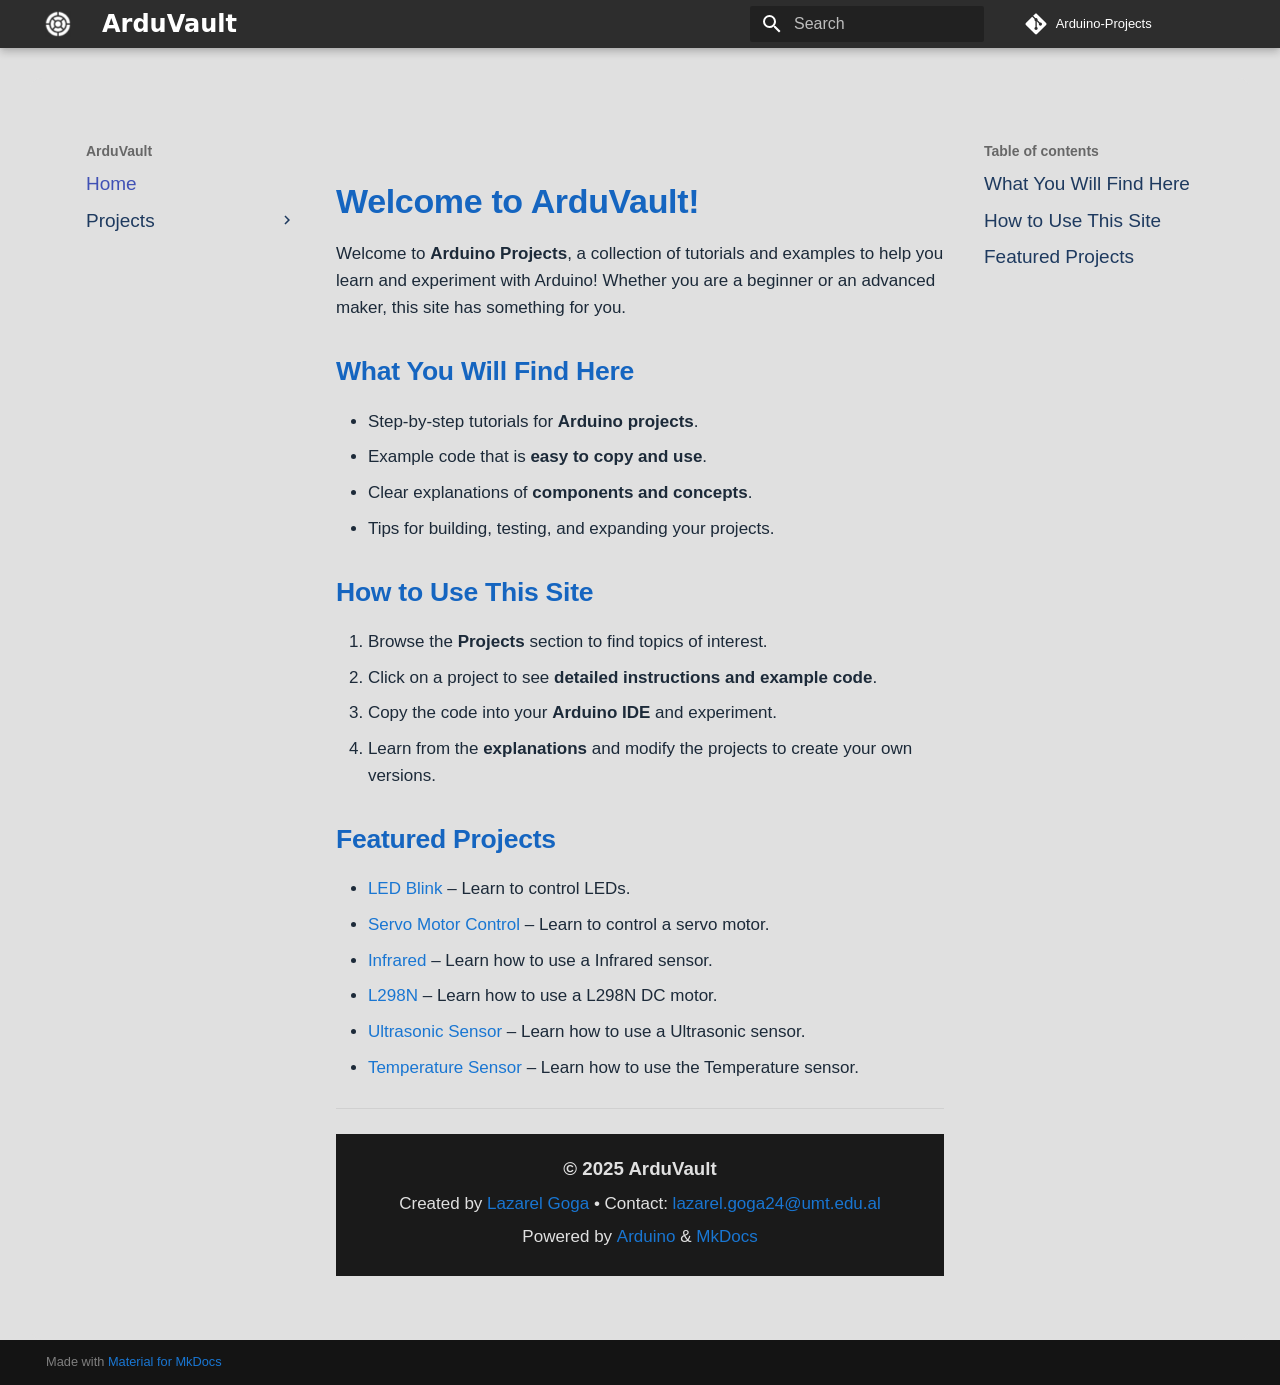
<file: index.html>
<!doctype html>
<html lang="en" class="no-js">
  <head>
    
      <meta charset="utf-8">
      <meta name="viewport" content="width=device-width,initial-scale=1">
      
        <meta name="description" content="A collection of Arduino experiments and code.">
      
      
      
      
      
        <link rel="next" href="projects/servo/">
      
      
      <link rel="icon" href="favicon-32x32.png">
      <meta name="generator" content="mkdocs-1.6.1, mkdocs-material-9.6.22">
    
    
      
        <title>ArduVault</title>
      
    
    
      <link rel="stylesheet" href="assets/stylesheets/main.84d31ad4.min.css">
      
      


    
    
      
    
    
      
        
        
        <link rel="preconnect" href="https://fonts.gstatic.com" crossorigin>
        <link rel="stylesheet" href="https://fonts.googleapis.com/css?family=Roboto:300,300i,400,400i,700,700i%7CRoboto+Mono:400,400i,700,700i&display=fallback">
        <style>:root{--md-text-font:"Roboto";--md-code-font:"Roboto Mono"}</style>
      
    
    
      <link rel="stylesheet" href="stylesheets/custom.css">
    
    <script>__md_scope=new URL(".",location),__md_hash=e=>[...e].reduce(((e,_)=>(e<<5)-e+_.charCodeAt(0)),0),__md_get=(e,_=localStorage,t=__md_scope)=>JSON.parse(_.getItem(t.pathname+"."+e)),__md_set=(e,_,t=localStorage,a=__md_scope)=>{try{t.setItem(a.pathname+"."+e,JSON.stringify(_))}catch(e){}}</script>
    
      

    
    
    
  </head>
  
  
    <body dir="ltr">
  
    
    <input class="md-toggle" data-md-toggle="drawer" type="checkbox" id="__drawer" autocomplete="off">
    <input class="md-toggle" data-md-toggle="search" type="checkbox" id="__search" autocomplete="off">
    <label class="md-overlay" for="__drawer"></label>
    <div data-md-component="skip">
      
        
        <a href="#welcome-to-arduvault" class="md-skip">
          Skip to content
        </a>
      
    </div>
    <div data-md-component="announce">
      
    </div>
    
    
      

  

<header class="md-header md-header--shadow" data-md-component="header">
  <nav class="md-header__inner md-grid" aria-label="Header">
    <a href="." title="ArduVault" class="md-header__button md-logo" aria-label="ArduVault" data-md-component="logo">
      
  <img src="android-chrome-512x512.png" alt="logo">

    </a>
    <label class="md-header__button md-icon" for="__drawer">
      
      <svg xmlns="http://www.w3.org/2000/svg" viewBox="0 0 24 24"><path d="M3 6h18v2H3zm0 5h18v2H3zm0 5h18v2H3z"/></svg>
    </label>
    <div class="md-header__title" data-md-component="header-title">
      <div class="md-header__ellipsis">
        <div class="md-header__topic">
          <span class="md-ellipsis">
            ArduVault
          </span>
        </div>
        <div class="md-header__topic" data-md-component="header-topic">
          <span class="md-ellipsis">
            
              Home
            
          </span>
        </div>
      </div>
    </div>
    
    
      <script>var palette=__md_get("__palette");if(palette&&palette.color){if("(prefers-color-scheme)"===palette.color.media){var media=matchMedia("(prefers-color-scheme: light)"),input=document.querySelector(media.matches?"[data-md-color-media='(prefers-color-scheme: light)']":"[data-md-color-media='(prefers-color-scheme: dark)']");palette.color.media=input.getAttribute("data-md-color-media"),palette.color.scheme=input.getAttribute("data-md-color-scheme"),palette.color.primary=input.getAttribute("data-md-color-primary"),palette.color.accent=input.getAttribute("data-md-color-accent")}for(var[key,value]of Object.entries(palette.color))document.body.setAttribute("data-md-color-"+key,value)}</script>
    
    
    
      
      
        <label class="md-header__button md-icon" for="__search">
          
          <svg xmlns="http://www.w3.org/2000/svg" viewBox="0 0 24 24"><path d="M9.5 3A6.5 6.5 0 0 1 16 9.5c0 1.61-.59 3.09-1.56 4.23l.27.27h.79l5 5-1.5 1.5-5-5v-.79l-.27-.27A6.52 6.52 0 0 1 9.5 16 6.5 6.5 0 0 1 3 9.5 6.5 6.5 0 0 1 9.5 3m0 2C7 5 5 7 5 9.5S7 14 9.5 14 14 12 14 9.5 12 5 9.5 5"/></svg>
        </label>
        <div class="md-search" data-md-component="search" role="dialog">
  <label class="md-search__overlay" for="__search"></label>
  <div class="md-search__inner" role="search">
    <form class="md-search__form" name="search">
      <input type="text" class="md-search__input" name="query" aria-label="Search" placeholder="Search" autocapitalize="off" autocorrect="off" autocomplete="off" spellcheck="false" data-md-component="search-query" required>
      <label class="md-search__icon md-icon" for="__search">
        
        <svg xmlns="http://www.w3.org/2000/svg" viewBox="0 0 24 24"><path d="M9.5 3A6.5 6.5 0 0 1 16 9.5c0 1.61-.59 3.09-1.56 4.23l.27.27h.79l5 5-1.5 1.5-5-5v-.79l-.27-.27A6.52 6.52 0 0 1 9.5 16 6.5 6.5 0 0 1 3 9.5 6.5 6.5 0 0 1 9.5 3m0 2C7 5 5 7 5 9.5S7 14 9.5 14 14 12 14 9.5 12 5 9.5 5"/></svg>
        
        <svg xmlns="http://www.w3.org/2000/svg" viewBox="0 0 24 24"><path d="M20 11v2H8l5.5 5.5-1.42 1.42L4.16 12l7.92-7.92L13.5 5.5 8 11z"/></svg>
      </label>
      <nav class="md-search__options" aria-label="Search">
        
        <button type="reset" class="md-search__icon md-icon" title="Clear" aria-label="Clear" tabindex="-1">
          
          <svg xmlns="http://www.w3.org/2000/svg" viewBox="0 0 24 24"><path d="M19 6.41 17.59 5 12 10.59 6.41 5 5 6.41 10.59 12 5 17.59 6.41 19 12 13.41 17.59 19 19 17.59 13.41 12z"/></svg>
        </button>
      </nav>
      
    </form>
    <div class="md-search__output">
      <div class="md-search__scrollwrap" tabindex="0" data-md-scrollfix>
        <div class="md-search-result" data-md-component="search-result">
          <div class="md-search-result__meta">
            Initializing search
          </div>
          <ol class="md-search-result__list" role="presentation"></ol>
        </div>
      </div>
    </div>
  </div>
</div>
      
    
    
      <div class="md-header__source">
        <a href="https://github.com/Lazarel123/Arduino-Projects.git" title="Go to repository" class="md-source" data-md-component="source">
  <div class="md-source__icon md-icon">
    
    <svg xmlns="http://www.w3.org/2000/svg" viewBox="0 0 448 512"><!--! Font Awesome Free 7.1.0 by @fontawesome - https://fontawesome.com License - https://fontawesome.com/license/free (Icons: CC BY 4.0, Fonts: SIL OFL 1.1, Code: MIT License) Copyright 2025 Fonticons, Inc.--><path d="M439.6 236.1 244 40.5c-5.4-5.5-12.8-8.5-20.4-8.5s-15 3-20.4 8.4L162.5 81l51.5 51.5c27.1-9.1 52.7 16.8 43.4 43.7l49.7 49.7c34.2-11.8 61.2 31 35.5 56.7-26.5 26.5-70.2-2.9-56-37.3L240.3 199v121.9c25.3 12.5 22.3 41.8 9.1 55-6.4 6.4-15.2 10.1-24.3 10.1s-17.8-3.6-24.3-10.1c-17.6-17.6-11.1-46.9 11.2-56v-123c-20.8-8.5-24.6-30.7-18.6-45L142.6 101 8.5 235.1C3 240.6 0 247.9 0 255.5s3 15 8.5 20.4l195.6 195.7c5.4 5.4 12.7 8.4 20.4 8.4s15-3 20.4-8.4l194.7-194.7c5.4-5.4 8.4-12.8 8.4-20.4s-3-15-8.4-20.4"/></svg>
  </div>
  <div class="md-source__repository">
    Arduino-Projects
  </div>
</a>
      </div>
    
  </nav>
  
</header>
    
    <div class="md-container" data-md-component="container">
      
      
        
          
        
      
      <main class="md-main" data-md-component="main">
        <div class="md-main__inner md-grid">
          
            
              
              <div class="md-sidebar md-sidebar--primary" data-md-component="sidebar" data-md-type="navigation" >
                <div class="md-sidebar__scrollwrap">
                  <div class="md-sidebar__inner">
                    



<nav class="md-nav md-nav--primary" aria-label="Navigation" data-md-level="0">
  <label class="md-nav__title" for="__drawer">
    <a href="." title="ArduVault" class="md-nav__button md-logo" aria-label="ArduVault" data-md-component="logo">
      
  <img src="android-chrome-512x512.png" alt="logo">

    </a>
    ArduVault
  </label>
  
    <div class="md-nav__source">
      <a href="https://github.com/Lazarel123/Arduino-Projects.git" title="Go to repository" class="md-source" data-md-component="source">
  <div class="md-source__icon md-icon">
    
    <svg xmlns="http://www.w3.org/2000/svg" viewBox="0 0 448 512"><!--! Font Awesome Free 7.1.0 by @fontawesome - https://fontawesome.com License - https://fontawesome.com/license/free (Icons: CC BY 4.0, Fonts: SIL OFL 1.1, Code: MIT License) Copyright 2025 Fonticons, Inc.--><path d="M439.6 236.1 244 40.5c-5.4-5.5-12.8-8.5-20.4-8.5s-15 3-20.4 8.4L162.5 81l51.5 51.5c27.1-9.1 52.7 16.8 43.4 43.7l49.7 49.7c34.2-11.8 61.2 31 35.5 56.7-26.5 26.5-70.2-2.9-56-37.3L240.3 199v121.9c25.3 12.5 22.3 41.8 9.1 55-6.4 6.4-15.2 10.1-24.3 10.1s-17.8-3.6-24.3-10.1c-17.6-17.6-11.1-46.9 11.2-56v-123c-20.8-8.5-24.6-30.7-18.6-45L142.6 101 8.5 235.1C3 240.6 0 247.9 0 255.5s3 15 8.5 20.4l195.6 195.7c5.4 5.4 12.7 8.4 20.4 8.4s15-3 20.4-8.4l194.7-194.7c5.4-5.4 8.4-12.8 8.4-20.4s-3-15-8.4-20.4"/></svg>
  </div>
  <div class="md-source__repository">
    Arduino-Projects
  </div>
</a>
    </div>
  
  <ul class="md-nav__list" data-md-scrollfix>
    
      
      
  
  
    
  
  
  
    <li class="md-nav__item md-nav__item--active">
      
      <input class="md-nav__toggle md-toggle" type="checkbox" id="__toc">
      
      
        
      
      
        <label class="md-nav__link md-nav__link--active" for="__toc">
          
  
  
  <span class="md-ellipsis">
    Home
    
  </span>
  

          <span class="md-nav__icon md-icon"></span>
        </label>
      
      <a href="." class="md-nav__link md-nav__link--active">
        
  
  
  <span class="md-ellipsis">
    Home
    
  </span>
  

      </a>
      
        

<nav class="md-nav md-nav--secondary" aria-label="Table of contents">
  
  
  
    
  
  
    <label class="md-nav__title" for="__toc">
      <span class="md-nav__icon md-icon"></span>
      Table of contents
    </label>
    <ul class="md-nav__list" data-md-component="toc" data-md-scrollfix>
      
        <li class="md-nav__item">
  <a href="#what-you-will-find-here" class="md-nav__link">
    <span class="md-ellipsis">
      What You Will Find Here
    </span>
  </a>
  
</li>
      
        <li class="md-nav__item">
  <a href="#how-to-use-this-site" class="md-nav__link">
    <span class="md-ellipsis">
      How to Use This Site
    </span>
  </a>
  
</li>
      
        <li class="md-nav__item">
  <a href="#featured-projects" class="md-nav__link">
    <span class="md-ellipsis">
      Featured Projects
    </span>
  </a>
  
</li>
      
    </ul>
  
</nav>
      
    </li>
  

    
      
      
  
  
  
  
    
    
    
    
    
    <li class="md-nav__item md-nav__item--nested">
      
        
        
        <input class="md-nav__toggle md-toggle " type="checkbox" id="__nav_2" >
        
          
          <label class="md-nav__link" for="__nav_2" id="__nav_2_label" tabindex="0">
            
  
  
  <span class="md-ellipsis">
    Projects
    
  </span>
  

            <span class="md-nav__icon md-icon"></span>
          </label>
        
        <nav class="md-nav" data-md-level="1" aria-labelledby="__nav_2_label" aria-expanded="false">
          <label class="md-nav__title" for="__nav_2">
            <span class="md-nav__icon md-icon"></span>
            Projects
          </label>
          <ul class="md-nav__list" data-md-scrollfix>
            
              
                
  
  
  
  
    <li class="md-nav__item">
      <a href="projects/servo/" class="md-nav__link">
        
  
  
  <span class="md-ellipsis">
    Servo Motor
    
  </span>
  

      </a>
    </li>
  

              
            
              
                
  
  
  
  
    <li class="md-nav__item">
      <a href="projects/led/" class="md-nav__link">
        
  
  
  <span class="md-ellipsis">
    Led Blink
    
  </span>
  

      </a>
    </li>
  

              
            
              
                
  
  
  
  
    <li class="md-nav__item">
      <a href="projects/infrared/" class="md-nav__link">
        
  
  
  <span class="md-ellipsis">
    Infrared & Led
    
  </span>
  

      </a>
    </li>
  

              
            
              
                
  
  
  
  
    <li class="md-nav__item">
      <a href="projects/l298n/" class="md-nav__link">
        
  
  
  <span class="md-ellipsis">
    L298N
    
  </span>
  

      </a>
    </li>
  

              
            
              
                
  
  
  
  
    <li class="md-nav__item">
      <a href="projects/ultrasonic/" class="md-nav__link">
        
  
  
  <span class="md-ellipsis">
    Ultrasonic Sensor
    
  </span>
  

      </a>
    </li>
  

              
            
              
                
  
  
  
  
    <li class="md-nav__item">
      <a href="projects/temperature/" class="md-nav__link">
        
  
  
  <span class="md-ellipsis">
    Temperature Sensor
    
  </span>
  

      </a>
    </li>
  

              
            
          </ul>
        </nav>
      
    </li>
  

    
  </ul>
</nav>
                  </div>
                </div>
              </div>
            
            
              
              <div class="md-sidebar md-sidebar--secondary" data-md-component="sidebar" data-md-type="toc" >
                <div class="md-sidebar__scrollwrap">
                  <div class="md-sidebar__inner">
                    

<nav class="md-nav md-nav--secondary" aria-label="Table of contents">
  
  
  
    
  
  
    <label class="md-nav__title" for="__toc">
      <span class="md-nav__icon md-icon"></span>
      Table of contents
    </label>
    <ul class="md-nav__list" data-md-component="toc" data-md-scrollfix>
      
        <li class="md-nav__item">
  <a href="#what-you-will-find-here" class="md-nav__link">
    <span class="md-ellipsis">
      What You Will Find Here
    </span>
  </a>
  
</li>
      
        <li class="md-nav__item">
  <a href="#how-to-use-this-site" class="md-nav__link">
    <span class="md-ellipsis">
      How to Use This Site
    </span>
  </a>
  
</li>
      
        <li class="md-nav__item">
  <a href="#featured-projects" class="md-nav__link">
    <span class="md-ellipsis">
      Featured Projects
    </span>
  </a>
  
</li>
      
    </ul>
  
</nav>
                  </div>
                </div>
              </div>
            
          
          
            <div class="md-content" data-md-component="content">
              <article class="md-content__inner md-typeset">
                
                  


  
  


<h1 id="welcome-to-arduvault">Welcome to ArduVault!</h1>
<p>Welcome to <strong>Arduino Projects</strong>, a collection of tutorials and examples to help you learn and experiment with Arduino! Whether you are a beginner or an advanced maker, this site has something for you.</p>
<h2 id="what-you-will-find-here">What You Will Find Here</h2>
<ul>
<li>Step-by-step tutorials for <strong>Arduino projects</strong>.</li>
<li>Example code that is <strong>easy to copy and use</strong>.</li>
<li>Clear explanations of <strong>components and concepts</strong>.</li>
<li>Tips for building, testing, and expanding your projects.</li>
</ul>
<h2 id="how-to-use-this-site">How to Use This Site</h2>
<ol>
<li>Browse the <strong>Projects</strong> section to find topics of interest.</li>
<li>Click on a project to see <strong>detailed instructions and example code</strong>.</li>
<li>Copy the code into your <strong>Arduino IDE</strong> and experiment.</li>
<li>Learn from the <strong>explanations</strong> and modify the projects to create your own versions.</li>
</ol>
<h2 id="featured-projects">Featured Projects</h2>
<ul>
<li><a href="projects/led/">LED Blink</a> – Learn to control LEDs.  </li>
<li><a href="projects/servo/">Servo Motor Control</a> – Learn to control a servo motor.  </li>
<li><a href="projects/infrared">Infrared</a> – Learn how to use a Infrared sensor.</li>
<li><a href="projects/l298n">L298N</a> – Learn how to use a L298N DC motor.</li>
<li><a href="projects/ultrasonic">Ultrasonic Sensor</a> – Learn how to use a Ultrasonic sensor.</li>
<li><a href="projects/temperature">Temperature Sensor</a> – Learn how to use the Temperature sensor.</li>
</ul>
<hr />
<footer style="background-color:#1A1A1A; color:#E0E0E0; text-align:center; padding:1rem; margin:0; width:100%;">
  <p style="margin:0; font-weight:bold; font-size:1.1em;">© 2025 ArduVault</p>
  <p style="margin:0.3rem 0;">
    Created by 
    <a href="https://github.com/Lazarel123" style="color:#64B5F6; text-decoration:none;">Lazarel Goga</a> • 
    Contact: <a href="mailto:lazarel.goga24@umt.edu.al" style="color:#64B5F6; text-decoration:none;">lazarel.goga24@umt.edu.al</a>
  </p>
  <p style="margin:0.3rem 0;">
    Powered by <a href="https://arduino.cc" style="color:#64B5F6; text-decoration:none;">Arduino</a> &amp; 
    <a href="https://www.mkdocs.org/" style="color:#64B5F6; text-decoration:none;">MkDocs</a>
  </p>
</footer>












                
              </article>
            </div>
          
          
<script>var target=document.getElementById(location.hash.slice(1));target&&target.name&&(target.checked=target.name.startsWith("__tabbed_"))</script>
        </div>
        
      </main>
      
        <footer class="md-footer">
  
  <div class="md-footer-meta md-typeset">
    <div class="md-footer-meta__inner md-grid">
      <div class="md-copyright">
  
  
    Made with
    <a href="https://squidfunk.github.io/mkdocs-material/" target="_blank" rel="noopener">
      Material for MkDocs
    </a>
  
</div>
      
    </div>
  </div>
</footer>
      
    </div>
    <div class="md-dialog" data-md-component="dialog">
      <div class="md-dialog__inner md-typeset"></div>
    </div>
    
    
    
      
      <script id="__config" type="application/json">{"base": ".", "features": [], "search": "assets/javascripts/workers/search.973d3a69.min.js", "tags": null, "translations": {"clipboard.copied": "Copied to clipboard", "clipboard.copy": "Copy to clipboard", "search.result.more.one": "1 more on this page", "search.result.more.other": "# more on this page", "search.result.none": "No matching documents", "search.result.one": "1 matching document", "search.result.other": "# matching documents", "search.result.placeholder": "Type to start searching", "search.result.term.missing": "Missing", "select.version": "Select version"}, "version": null}</script>
    
    
      <script src="assets/javascripts/bundle.f55a23d4.min.js"></script>
      
        <script src="js/copy.js"></script>
      
    
  </body>
</html>
</file>
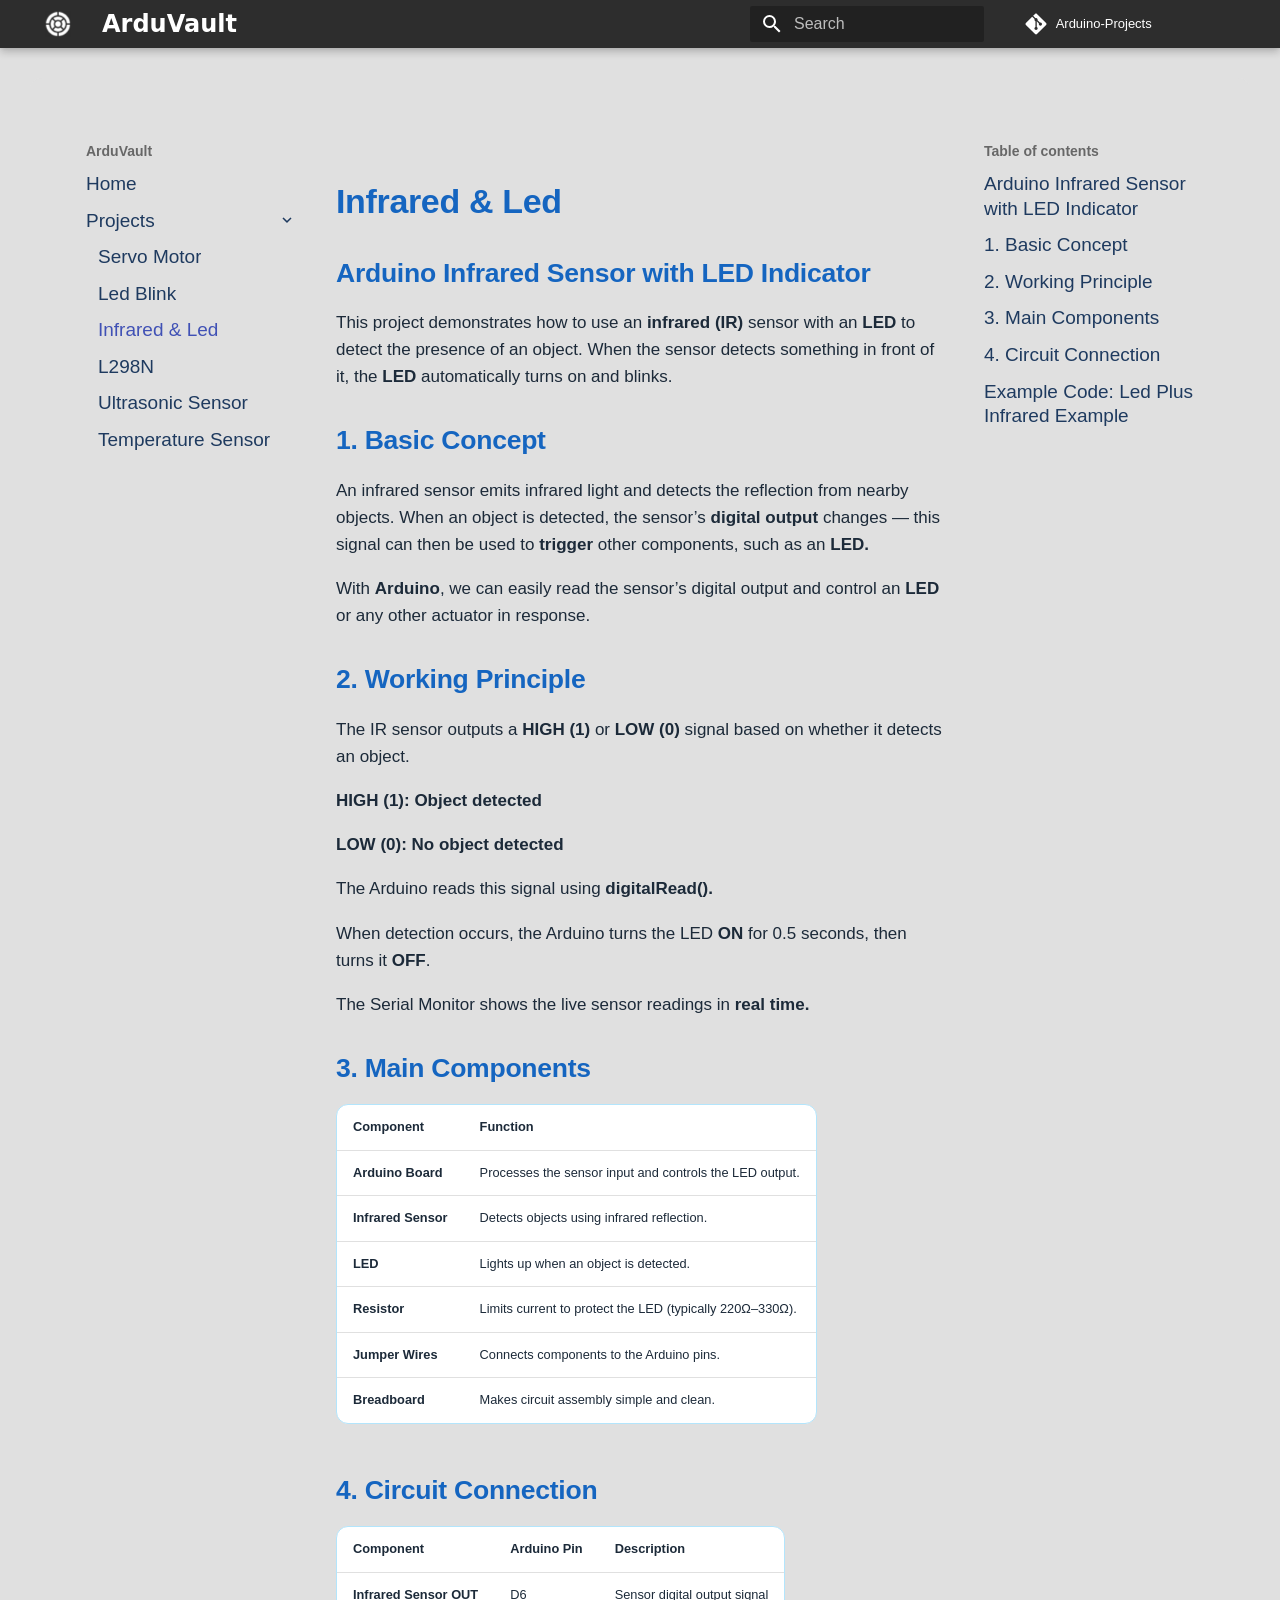
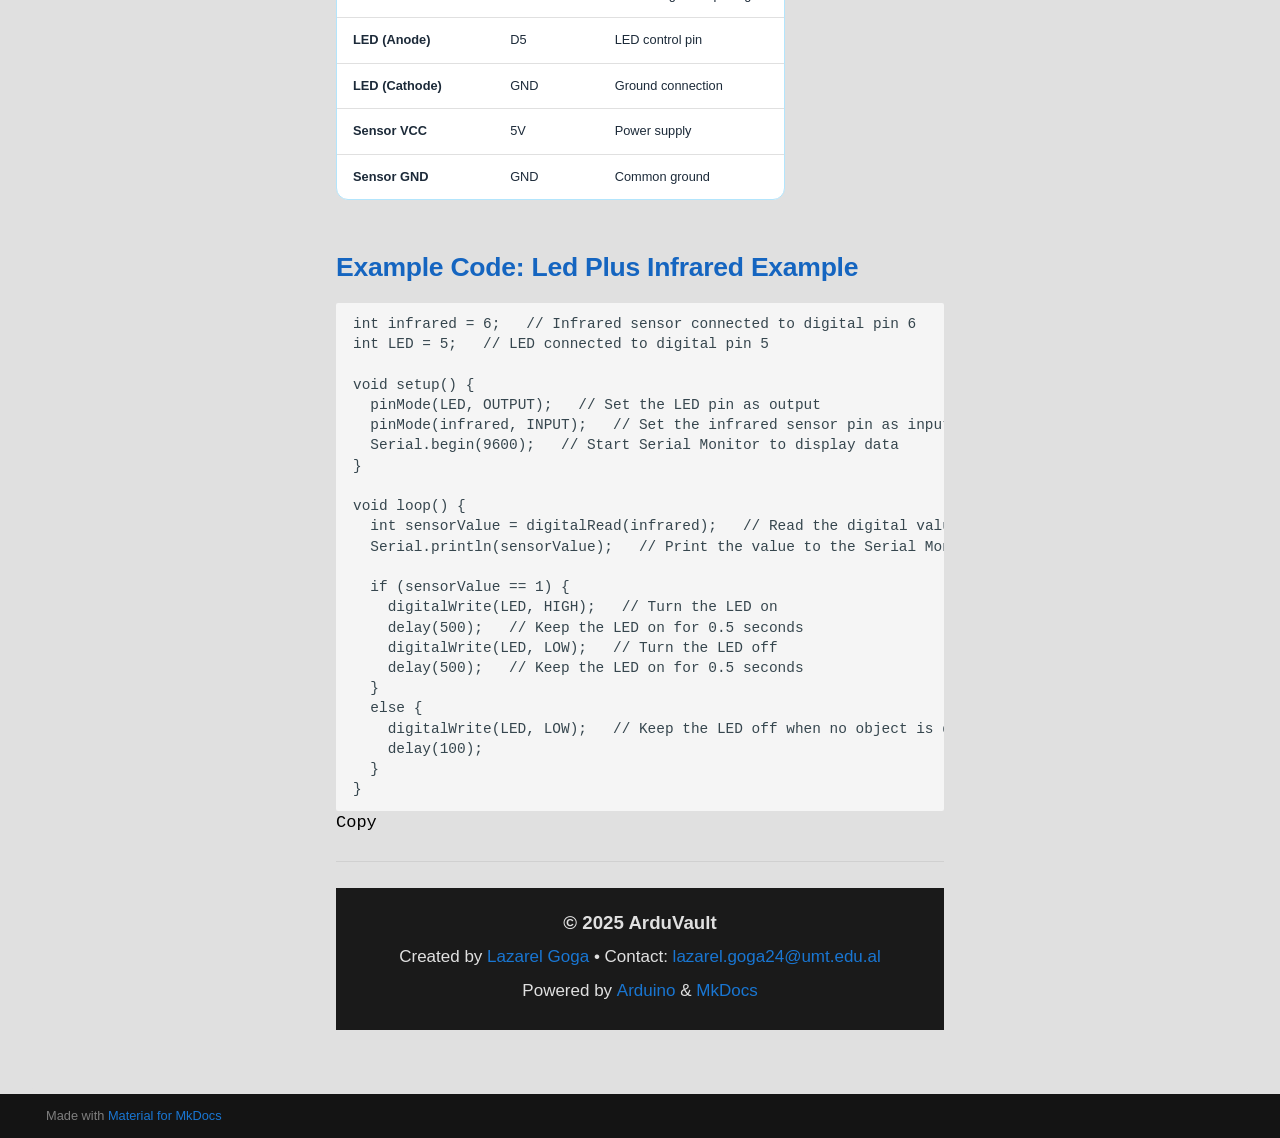
<file: projects/infrared/index.html>
<!doctype html>
<html lang="en" class="no-js">
  <head>
    
      <meta charset="utf-8">
      <meta name="viewport" content="width=device-width,initial-scale=1">
      
        <meta name="description" content="A collection of Arduino experiments and code.">
      
      
      
      
        <link rel="prev" href="../led/">
      
      
        <link rel="next" href="../l298n/">
      
      
      <link rel="icon" href="../../favicon-32x32.png">
      <meta name="generator" content="mkdocs-1.6.1, mkdocs-material-9.6.22">
    
    
      
        <title>Infrared & Led - ArduVault</title>
      
    
    
      <link rel="stylesheet" href="../../assets/stylesheets/main.84d31ad4.min.css">
      
      


    
    
      
    
    
      
        
        
        <link rel="preconnect" href="https://fonts.gstatic.com" crossorigin>
        <link rel="stylesheet" href="https://fonts.googleapis.com/css?family=Roboto:300,300i,400,400i,700,700i%7CRoboto+Mono:400,400i,700,700i&display=fallback">
        <style>:root{--md-text-font:"Roboto";--md-code-font:"Roboto Mono"}</style>
      
    
    
      <link rel="stylesheet" href="../../stylesheets/custom.css">
    
    <script>__md_scope=new URL("../..",location),__md_hash=e=>[...e].reduce(((e,_)=>(e<<5)-e+_.charCodeAt(0)),0),__md_get=(e,_=localStorage,t=__md_scope)=>JSON.parse(_.getItem(t.pathname+"."+e)),__md_set=(e,_,t=localStorage,a=__md_scope)=>{try{t.setItem(a.pathname+"."+e,JSON.stringify(_))}catch(e){}}</script>
    
      

    
    
    
  </head>
  
  
    <body dir="ltr">
  
    
    <input class="md-toggle" data-md-toggle="drawer" type="checkbox" id="__drawer" autocomplete="off">
    <input class="md-toggle" data-md-toggle="search" type="checkbox" id="__search" autocomplete="off">
    <label class="md-overlay" for="__drawer"></label>
    <div data-md-component="skip">
      
        
        <a href="#infrared-led" class="md-skip">
          Skip to content
        </a>
      
    </div>
    <div data-md-component="announce">
      
    </div>
    
    
      

  

<header class="md-header md-header--shadow" data-md-component="header">
  <nav class="md-header__inner md-grid" aria-label="Header">
    <a href="../.." title="ArduVault" class="md-header__button md-logo" aria-label="ArduVault" data-md-component="logo">
      
  <img src="../../android-chrome-512x512.png" alt="logo">

    </a>
    <label class="md-header__button md-icon" for="__drawer">
      
      <svg xmlns="http://www.w3.org/2000/svg" viewBox="0 0 24 24"><path d="M3 6h18v2H3zm0 5h18v2H3zm0 5h18v2H3z"/></svg>
    </label>
    <div class="md-header__title" data-md-component="header-title">
      <div class="md-header__ellipsis">
        <div class="md-header__topic">
          <span class="md-ellipsis">
            ArduVault
          </span>
        </div>
        <div class="md-header__topic" data-md-component="header-topic">
          <span class="md-ellipsis">
            
              Infrared & Led
            
          </span>
        </div>
      </div>
    </div>
    
    
      <script>var palette=__md_get("__palette");if(palette&&palette.color){if("(prefers-color-scheme)"===palette.color.media){var media=matchMedia("(prefers-color-scheme: light)"),input=document.querySelector(media.matches?"[data-md-color-media='(prefers-color-scheme: light)']":"[data-md-color-media='(prefers-color-scheme: dark)']");palette.color.media=input.getAttribute("data-md-color-media"),palette.color.scheme=input.getAttribute("data-md-color-scheme"),palette.color.primary=input.getAttribute("data-md-color-primary"),palette.color.accent=input.getAttribute("data-md-color-accent")}for(var[key,value]of Object.entries(palette.color))document.body.setAttribute("data-md-color-"+key,value)}</script>
    
    
    
      
      
        <label class="md-header__button md-icon" for="__search">
          
          <svg xmlns="http://www.w3.org/2000/svg" viewBox="0 0 24 24"><path d="M9.5 3A6.5 6.5 0 0 1 16 9.5c0 1.61-.59 3.09-1.56 4.23l.27.27h.79l5 5-1.5 1.5-5-5v-.79l-.27-.27A6.52 6.52 0 0 1 9.5 16 6.5 6.5 0 0 1 3 9.5 6.5 6.5 0 0 1 9.5 3m0 2C7 5 5 7 5 9.5S7 14 9.5 14 14 12 14 9.5 12 5 9.5 5"/></svg>
        </label>
        <div class="md-search" data-md-component="search" role="dialog">
  <label class="md-search__overlay" for="__search"></label>
  <div class="md-search__inner" role="search">
    <form class="md-search__form" name="search">
      <input type="text" class="md-search__input" name="query" aria-label="Search" placeholder="Search" autocapitalize="off" autocorrect="off" autocomplete="off" spellcheck="false" data-md-component="search-query" required>
      <label class="md-search__icon md-icon" for="__search">
        
        <svg xmlns="http://www.w3.org/2000/svg" viewBox="0 0 24 24"><path d="M9.5 3A6.5 6.5 0 0 1 16 9.5c0 1.61-.59 3.09-1.56 4.23l.27.27h.79l5 5-1.5 1.5-5-5v-.79l-.27-.27A6.52 6.52 0 0 1 9.5 16 6.5 6.5 0 0 1 3 9.5 6.5 6.5 0 0 1 9.5 3m0 2C7 5 5 7 5 9.5S7 14 9.5 14 14 12 14 9.5 12 5 9.5 5"/></svg>
        
        <svg xmlns="http://www.w3.org/2000/svg" viewBox="0 0 24 24"><path d="M20 11v2H8l5.5 5.5-1.42 1.42L4.16 12l7.92-7.92L13.5 5.5 8 11z"/></svg>
      </label>
      <nav class="md-search__options" aria-label="Search">
        
        <button type="reset" class="md-search__icon md-icon" title="Clear" aria-label="Clear" tabindex="-1">
          
          <svg xmlns="http://www.w3.org/2000/svg" viewBox="0 0 24 24"><path d="M19 6.41 17.59 5 12 10.59 6.41 5 5 6.41 10.59 12 5 17.59 6.41 19 12 13.41 17.59 19 19 17.59 13.41 12z"/></svg>
        </button>
      </nav>
      
    </form>
    <div class="md-search__output">
      <div class="md-search__scrollwrap" tabindex="0" data-md-scrollfix>
        <div class="md-search-result" data-md-component="search-result">
          <div class="md-search-result__meta">
            Initializing search
          </div>
          <ol class="md-search-result__list" role="presentation"></ol>
        </div>
      </div>
    </div>
  </div>
</div>
      
    
    
      <div class="md-header__source">
        <a href="https://github.com/Lazarel123/Arduino-Projects.git" title="Go to repository" class="md-source" data-md-component="source">
  <div class="md-source__icon md-icon">
    
    <svg xmlns="http://www.w3.org/2000/svg" viewBox="0 0 448 512"><!--! Font Awesome Free 7.1.0 by @fontawesome - https://fontawesome.com License - https://fontawesome.com/license/free (Icons: CC BY 4.0, Fonts: SIL OFL 1.1, Code: MIT License) Copyright 2025 Fonticons, Inc.--><path d="M439.6 236.1 244 40.5c-5.4-5.5-12.8-8.5-20.4-8.5s-15 3-20.4 8.4L162.5 81l51.5 51.5c27.1-9.1 52.7 16.8 43.4 43.7l49.7 49.7c34.2-11.8 61.2 31 35.5 56.7-26.5 26.5-70.2-2.9-56-37.3L240.3 199v121.9c25.3 12.5 22.3 41.8 9.1 55-6.4 6.4-15.2 10.1-24.3 10.1s-17.8-3.6-24.3-10.1c-17.6-17.6-11.1-46.9 11.2-56v-123c-20.8-8.5-24.6-30.7-18.6-45L142.6 101 8.5 235.1C3 240.6 0 247.9 0 255.5s3 15 8.5 20.4l195.6 195.7c5.4 5.4 12.7 8.4 20.4 8.4s15-3 20.4-8.4l194.7-194.7c5.4-5.4 8.4-12.8 8.4-20.4s-3-15-8.4-20.4"/></svg>
  </div>
  <div class="md-source__repository">
    Arduino-Projects
  </div>
</a>
      </div>
    
  </nav>
  
</header>
    
    <div class="md-container" data-md-component="container">
      
      
        
          
        
      
      <main class="md-main" data-md-component="main">
        <div class="md-main__inner md-grid">
          
            
              
              <div class="md-sidebar md-sidebar--primary" data-md-component="sidebar" data-md-type="navigation" >
                <div class="md-sidebar__scrollwrap">
                  <div class="md-sidebar__inner">
                    



<nav class="md-nav md-nav--primary" aria-label="Navigation" data-md-level="0">
  <label class="md-nav__title" for="__drawer">
    <a href="../.." title="ArduVault" class="md-nav__button md-logo" aria-label="ArduVault" data-md-component="logo">
      
  <img src="../../android-chrome-512x512.png" alt="logo">

    </a>
    ArduVault
  </label>
  
    <div class="md-nav__source">
      <a href="https://github.com/Lazarel123/Arduino-Projects.git" title="Go to repository" class="md-source" data-md-component="source">
  <div class="md-source__icon md-icon">
    
    <svg xmlns="http://www.w3.org/2000/svg" viewBox="0 0 448 512"><!--! Font Awesome Free 7.1.0 by @fontawesome - https://fontawesome.com License - https://fontawesome.com/license/free (Icons: CC BY 4.0, Fonts: SIL OFL 1.1, Code: MIT License) Copyright 2025 Fonticons, Inc.--><path d="M439.6 236.1 244 40.5c-5.4-5.5-12.8-8.5-20.4-8.5s-15 3-20.4 8.4L162.5 81l51.5 51.5c27.1-9.1 52.7 16.8 43.4 43.7l49.7 49.7c34.2-11.8 61.2 31 35.5 56.7-26.5 26.5-70.2-2.9-56-37.3L240.3 199v121.9c25.3 12.5 22.3 41.8 9.1 55-6.4 6.4-15.2 10.1-24.3 10.1s-17.8-3.6-24.3-10.1c-17.6-17.6-11.1-46.9 11.2-56v-123c-20.8-8.5-24.6-30.7-18.6-45L142.6 101 8.5 235.1C3 240.6 0 247.9 0 255.5s3 15 8.5 20.4l195.6 195.7c5.4 5.4 12.7 8.4 20.4 8.4s15-3 20.4-8.4l194.7-194.7c5.4-5.4 8.4-12.8 8.4-20.4s-3-15-8.4-20.4"/></svg>
  </div>
  <div class="md-source__repository">
    Arduino-Projects
  </div>
</a>
    </div>
  
  <ul class="md-nav__list" data-md-scrollfix>
    
      
      
  
  
  
  
    <li class="md-nav__item">
      <a href="../.." class="md-nav__link">
        
  
  
  <span class="md-ellipsis">
    Home
    
  </span>
  

      </a>
    </li>
  

    
      
      
  
  
    
  
  
  
    
    
    
    
    
    <li class="md-nav__item md-nav__item--active md-nav__item--nested">
      
        
        
        <input class="md-nav__toggle md-toggle " type="checkbox" id="__nav_2" checked>
        
          
          <label class="md-nav__link" for="__nav_2" id="__nav_2_label" tabindex="0">
            
  
  
  <span class="md-ellipsis">
    Projects
    
  </span>
  

            <span class="md-nav__icon md-icon"></span>
          </label>
        
        <nav class="md-nav" data-md-level="1" aria-labelledby="__nav_2_label" aria-expanded="true">
          <label class="md-nav__title" for="__nav_2">
            <span class="md-nav__icon md-icon"></span>
            Projects
          </label>
          <ul class="md-nav__list" data-md-scrollfix>
            
              
                
  
  
  
  
    <li class="md-nav__item">
      <a href="../servo/" class="md-nav__link">
        
  
  
  <span class="md-ellipsis">
    Servo Motor
    
  </span>
  

      </a>
    </li>
  

              
            
              
                
  
  
  
  
    <li class="md-nav__item">
      <a href="../led/" class="md-nav__link">
        
  
  
  <span class="md-ellipsis">
    Led Blink
    
  </span>
  

      </a>
    </li>
  

              
            
              
                
  
  
    
  
  
  
    <li class="md-nav__item md-nav__item--active">
      
      <input class="md-nav__toggle md-toggle" type="checkbox" id="__toc">
      
      
        
      
      
        <label class="md-nav__link md-nav__link--active" for="__toc">
          
  
  
  <span class="md-ellipsis">
    Infrared & Led
    
  </span>
  

          <span class="md-nav__icon md-icon"></span>
        </label>
      
      <a href="./" class="md-nav__link md-nav__link--active">
        
  
  
  <span class="md-ellipsis">
    Infrared & Led
    
  </span>
  

      </a>
      
        

<nav class="md-nav md-nav--secondary" aria-label="Table of contents">
  
  
  
    
  
  
    <label class="md-nav__title" for="__toc">
      <span class="md-nav__icon md-icon"></span>
      Table of contents
    </label>
    <ul class="md-nav__list" data-md-component="toc" data-md-scrollfix>
      
        <li class="md-nav__item">
  <a href="#arduino-infrared-sensor-with-led-indicator" class="md-nav__link">
    <span class="md-ellipsis">
      Arduino Infrared Sensor with LED Indicator
    </span>
  </a>
  
</li>
      
        <li class="md-nav__item">
  <a href="#1-basic-concept" class="md-nav__link">
    <span class="md-ellipsis">
      1. Basic Concept
    </span>
  </a>
  
</li>
      
        <li class="md-nav__item">
  <a href="#2-working-principle" class="md-nav__link">
    <span class="md-ellipsis">
      2. Working Principle
    </span>
  </a>
  
</li>
      
        <li class="md-nav__item">
  <a href="#3-main-components" class="md-nav__link">
    <span class="md-ellipsis">
      3. Main Components
    </span>
  </a>
  
</li>
      
        <li class="md-nav__item">
  <a href="#4-circuit-connection" class="md-nav__link">
    <span class="md-ellipsis">
      4. Circuit Connection
    </span>
  </a>
  
</li>
      
        <li class="md-nav__item">
  <a href="#example-code-led-plus-infrared-example" class="md-nav__link">
    <span class="md-ellipsis">
      Example Code: Led Plus Infrared Example
    </span>
  </a>
  
</li>
      
    </ul>
  
</nav>
      
    </li>
  

              
            
              
                
  
  
  
  
    <li class="md-nav__item">
      <a href="../l298n/" class="md-nav__link">
        
  
  
  <span class="md-ellipsis">
    L298N
    
  </span>
  

      </a>
    </li>
  

              
            
              
                
  
  
  
  
    <li class="md-nav__item">
      <a href="../ultrasonic/" class="md-nav__link">
        
  
  
  <span class="md-ellipsis">
    Ultrasonic Sensor
    
  </span>
  

      </a>
    </li>
  

              
            
              
                
  
  
  
  
    <li class="md-nav__item">
      <a href="../temperature/" class="md-nav__link">
        
  
  
  <span class="md-ellipsis">
    Temperature Sensor
    
  </span>
  

      </a>
    </li>
  

              
            
          </ul>
        </nav>
      
    </li>
  

    
  </ul>
</nav>
                  </div>
                </div>
              </div>
            
            
              
              <div class="md-sidebar md-sidebar--secondary" data-md-component="sidebar" data-md-type="toc" >
                <div class="md-sidebar__scrollwrap">
                  <div class="md-sidebar__inner">
                    

<nav class="md-nav md-nav--secondary" aria-label="Table of contents">
  
  
  
    
  
  
    <label class="md-nav__title" for="__toc">
      <span class="md-nav__icon md-icon"></span>
      Table of contents
    </label>
    <ul class="md-nav__list" data-md-component="toc" data-md-scrollfix>
      
        <li class="md-nav__item">
  <a href="#arduino-infrared-sensor-with-led-indicator" class="md-nav__link">
    <span class="md-ellipsis">
      Arduino Infrared Sensor with LED Indicator
    </span>
  </a>
  
</li>
      
        <li class="md-nav__item">
  <a href="#1-basic-concept" class="md-nav__link">
    <span class="md-ellipsis">
      1. Basic Concept
    </span>
  </a>
  
</li>
      
        <li class="md-nav__item">
  <a href="#2-working-principle" class="md-nav__link">
    <span class="md-ellipsis">
      2. Working Principle
    </span>
  </a>
  
</li>
      
        <li class="md-nav__item">
  <a href="#3-main-components" class="md-nav__link">
    <span class="md-ellipsis">
      3. Main Components
    </span>
  </a>
  
</li>
      
        <li class="md-nav__item">
  <a href="#4-circuit-connection" class="md-nav__link">
    <span class="md-ellipsis">
      4. Circuit Connection
    </span>
  </a>
  
</li>
      
        <li class="md-nav__item">
  <a href="#example-code-led-plus-infrared-example" class="md-nav__link">
    <span class="md-ellipsis">
      Example Code: Led Plus Infrared Example
    </span>
  </a>
  
</li>
      
    </ul>
  
</nav>
                  </div>
                </div>
              </div>
            
          
          
            <div class="md-content" data-md-component="content">
              <article class="md-content__inner md-typeset">
                
                  


  
  


<h1 id="infrared-led">Infrared &amp; Led</h1>
<h2 id="arduino-infrared-sensor-with-led-indicator">Arduino Infrared Sensor with LED Indicator</h2>
<p>This project demonstrates how to use an <strong>infrared (IR)</strong> sensor with an <strong>LED</strong> to detect the presence of an object. When the sensor detects something in front of it, the <strong>LED</strong> automatically turns on and blinks.</p>
<h2 id="1-basic-concept">1. Basic Concept</h2>
<p>An infrared sensor emits infrared light and detects the reflection from nearby objects.
When an object is detected, the sensor’s <strong>digital output</strong> changes — this signal can then be used to <strong>trigger</strong> other components, such as an <strong>LED.</strong></p>
<p>With <strong>Arduino</strong>, we can easily read the sensor’s digital output and control an <strong>LED</strong> or any other actuator in response.</p>
<h2 id="2-working-principle">2. Working Principle</h2>
<p>The IR sensor outputs a <strong>HIGH (1)</strong> or <strong>LOW (0)</strong> signal based on whether it detects an object.</p>
<p><strong>HIGH (1): Object detected</strong></p>
<p><strong>LOW (0): No object detected</strong></p>
<p>The Arduino reads this signal using <strong>digitalRead().</strong></p>
<p>When detection occurs, the Arduino turns the LED <strong>ON</strong> for 0.5 seconds, then turns it <strong>OFF</strong>.</p>
<p>The Serial Monitor shows the live sensor readings in <strong>real time.</strong></p>
<h2 id="3-main-components">3. Main Components</h2>
<table>
<thead>
<tr>
<th>Component</th>
<th>Function</th>
</tr>
</thead>
<tbody>
<tr>
<td><strong>Arduino Board</strong></td>
<td>Processes the sensor input and controls the LED output.</td>
</tr>
<tr>
<td><strong>Infrared Sensor</strong></td>
<td>Detects objects using infrared reflection.</td>
</tr>
<tr>
<td><strong>LED</strong></td>
<td>Lights up when an object is detected.</td>
</tr>
<tr>
<td><strong>Resistor</strong></td>
<td>Limits current to protect the LED (typically 220Ω–330Ω).</td>
</tr>
<tr>
<td><strong>Jumper Wires</strong></td>
<td>Connects components to the Arduino pins.</td>
</tr>
<tr>
<td><strong>Breadboard</strong></td>
<td>Makes circuit assembly simple and clean.</td>
</tr>
</tbody>
</table>
<h2 id="4-circuit-connection">4. Circuit Connection</h2>
<table>
<thead>
<tr>
<th>Component</th>
<th>Arduino Pin</th>
<th>Description</th>
</tr>
</thead>
<tbody>
<tr>
<td><strong>Infrared Sensor OUT</strong></td>
<td>D6</td>
<td>Sensor digital output signal</td>
</tr>
<tr>
<td><strong>LED (Anode)</strong></td>
<td>D5</td>
<td>LED control pin</td>
</tr>
<tr>
<td><strong>LED (Cathode)</strong></td>
<td>GND</td>
<td>Ground connection</td>
</tr>
<tr>
<td><strong>Sensor VCC</strong></td>
<td>5V</td>
<td>Power supply</td>
</tr>
<tr>
<td><strong>Sensor GND</strong></td>
<td>GND</td>
<td>Common ground</td>
</tr>
</tbody>
</table>
<h2 id="example-code-led-plus-infrared-example">Example Code: Led Plus Infrared Example</h2>
<div class="codehilite"><pre><span></span><code><span class="kt">int</span><span class="w"> </span><span class="n">infrared</span><span class="w"> </span><span class="o">=</span><span class="w"> </span><span class="mi">6</span><span class="p">;</span><span class="w">   </span><span class="c1">// Infrared sensor connected to digital pin 6</span>
<span class="kt">int</span><span class="w"> </span><span class="n">LED</span><span class="w"> </span><span class="o">=</span><span class="w"> </span><span class="mi">5</span><span class="p">;</span><span class="w">   </span><span class="c1">// LED connected to digital pin 5</span>

<span class="kt">void</span><span class="w"> </span><span class="nf">setup</span><span class="p">()</span><span class="w"> </span><span class="p">{</span>
<span class="w">  </span><span class="n">pinMode</span><span class="p">(</span><span class="n">LED</span><span class="p">,</span><span class="w"> </span><span class="n">OUTPUT</span><span class="p">);</span><span class="w">   </span><span class="c1">// Set the LED pin as output</span>
<span class="w">  </span><span class="n">pinMode</span><span class="p">(</span><span class="n">infrared</span><span class="p">,</span><span class="w"> </span><span class="n">INPUT</span><span class="p">);</span><span class="w">   </span><span class="c1">// Set the infrared sensor pin as input</span>
<span class="w">  </span><span class="n">Serial</span><span class="p">.</span><span class="n">begin</span><span class="p">(</span><span class="mi">9600</span><span class="p">);</span><span class="w">   </span><span class="c1">// Start Serial Monitor to display data</span>
<span class="p">}</span>

<span class="kt">void</span><span class="w"> </span><span class="nf">loop</span><span class="p">()</span><span class="w"> </span><span class="p">{</span>
<span class="w">  </span><span class="kt">int</span><span class="w"> </span><span class="n">sensorValue</span><span class="w"> </span><span class="o">=</span><span class="w"> </span><span class="n">digitalRead</span><span class="p">(</span><span class="n">infrared</span><span class="p">);</span><span class="w">   </span><span class="c1">// Read the digital value from the sensor (0 or 1)</span>
<span class="w">  </span><span class="n">Serial</span><span class="p">.</span><span class="n">println</span><span class="p">(</span><span class="n">sensorValue</span><span class="p">);</span><span class="w">   </span><span class="c1">// Print the value to the Serial Monitor</span>

<span class="w">  </span><span class="k">if</span><span class="w"> </span><span class="p">(</span><span class="n">sensorValue</span><span class="w"> </span><span class="o">==</span><span class="w"> </span><span class="mi">1</span><span class="p">)</span><span class="w"> </span><span class="p">{</span><span class="w">                  </span>
<span class="w">    </span><span class="n">digitalWrite</span><span class="p">(</span><span class="n">LED</span><span class="p">,</span><span class="w"> </span><span class="n">HIGH</span><span class="p">);</span><span class="w">   </span><span class="c1">// Turn the LED on</span>
<span class="w">    </span><span class="n">delay</span><span class="p">(</span><span class="mi">500</span><span class="p">);</span><span class="w">   </span><span class="c1">// Keep the LED on for 0.5 seconds</span>
<span class="w">    </span><span class="n">digitalWrite</span><span class="p">(</span><span class="n">LED</span><span class="p">,</span><span class="w"> </span><span class="n">LOW</span><span class="p">);</span><span class="w">   </span><span class="c1">// Turn the LED off</span>
<span class="w">    </span><span class="n">delay</span><span class="p">(</span><span class="mi">500</span><span class="p">);</span><span class="w">   </span><span class="c1">// Keep the LED on for 0.5 seconds                   </span>
<span class="w">  </span><span class="p">}</span><span class="w"> </span>
<span class="w">  </span><span class="k">else</span><span class="w"> </span><span class="p">{</span><span class="w">                         </span>
<span class="w">    </span><span class="n">digitalWrite</span><span class="p">(</span><span class="n">LED</span><span class="p">,</span><span class="w"> </span><span class="n">LOW</span><span class="p">);</span><span class="w">   </span><span class="c1">// Keep the LED off when no object is detected</span>
<span class="w">    </span><span class="n">delay</span><span class="p">(</span><span class="mi">100</span><span class="p">);</span><span class="w">                  </span>
<span class="w">  </span><span class="p">}</span>
<span class="p">}</span>
</code></pre></div>

<hr />
<footer style="background-color:#1A1A1A; color:#E0E0E0; text-align:center; padding:1rem; margin:0; width:100%;">
  <p style="margin:0; font-weight:bold; font-size:1.1em;">© 2025 ArduVault</p>
  <p style="margin:0.3rem 0;">
    Created by 
    <a href="https://github.com/Lazarel123" style="color:#64B5F6; text-decoration:none;">Lazarel Goga</a> • 
    Contact: <a href="mailto:lazarel.goga24@umt.edu.al" style="color:#64B5F6; text-decoration:none;">lazarel.goga24@umt.edu.al</a>
  </p>
  <p style="margin:0.3rem 0;">
    Powered by <a href="https://arduino.cc" style="color:#64B5F6; text-decoration:none;">Arduino</a> &amp; 
    <a href="https://www.mkdocs.org/" style="color:#64B5F6; text-decoration:none;">MkDocs</a>
  </p>
</footer>












                
              </article>
            </div>
          
          
<script>var target=document.getElementById(location.hash.slice(1));target&&target.name&&(target.checked=target.name.startsWith("__tabbed_"))</script>
        </div>
        
      </main>
      
        <footer class="md-footer">
  
  <div class="md-footer-meta md-typeset">
    <div class="md-footer-meta__inner md-grid">
      <div class="md-copyright">
  
  
    Made with
    <a href="https://squidfunk.github.io/mkdocs-material/" target="_blank" rel="noopener">
      Material for MkDocs
    </a>
  
</div>
      
    </div>
  </div>
</footer>
      
    </div>
    <div class="md-dialog" data-md-component="dialog">
      <div class="md-dialog__inner md-typeset"></div>
    </div>
    
    
    
      
      <script id="__config" type="application/json">{"base": "../..", "features": [], "search": "../../assets/javascripts/workers/search.973d3a69.min.js", "tags": null, "translations": {"clipboard.copied": "Copied to clipboard", "clipboard.copy": "Copy to clipboard", "search.result.more.one": "1 more on this page", "search.result.more.other": "# more on this page", "search.result.none": "No matching documents", "search.result.one": "1 matching document", "search.result.other": "# matching documents", "search.result.placeholder": "Type to start searching", "search.result.term.missing": "Missing", "select.version": "Select version"}, "version": null}</script>
    
    
      <script src="../../assets/javascripts/bundle.f55a23d4.min.js"></script>
      
        <script src="../../js/copy.js"></script>
      
    
  </body>
</html>
</file>
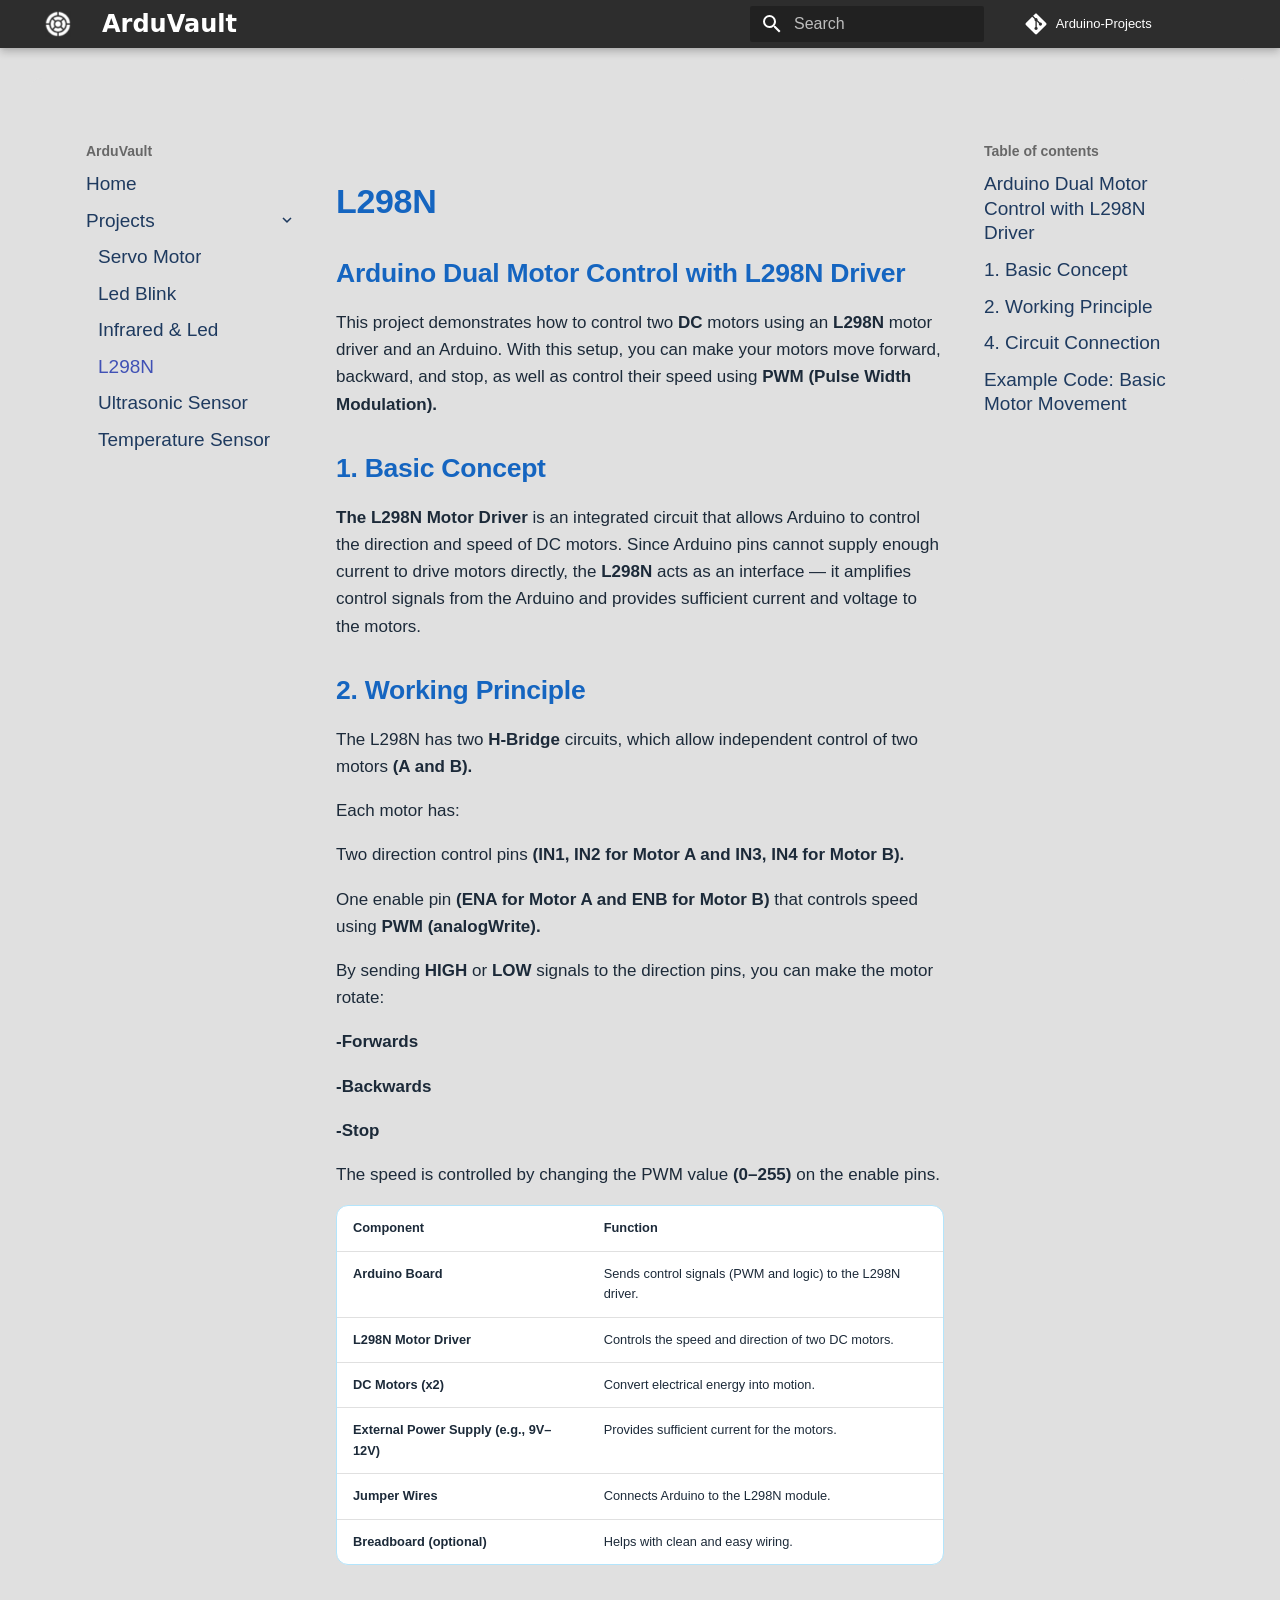
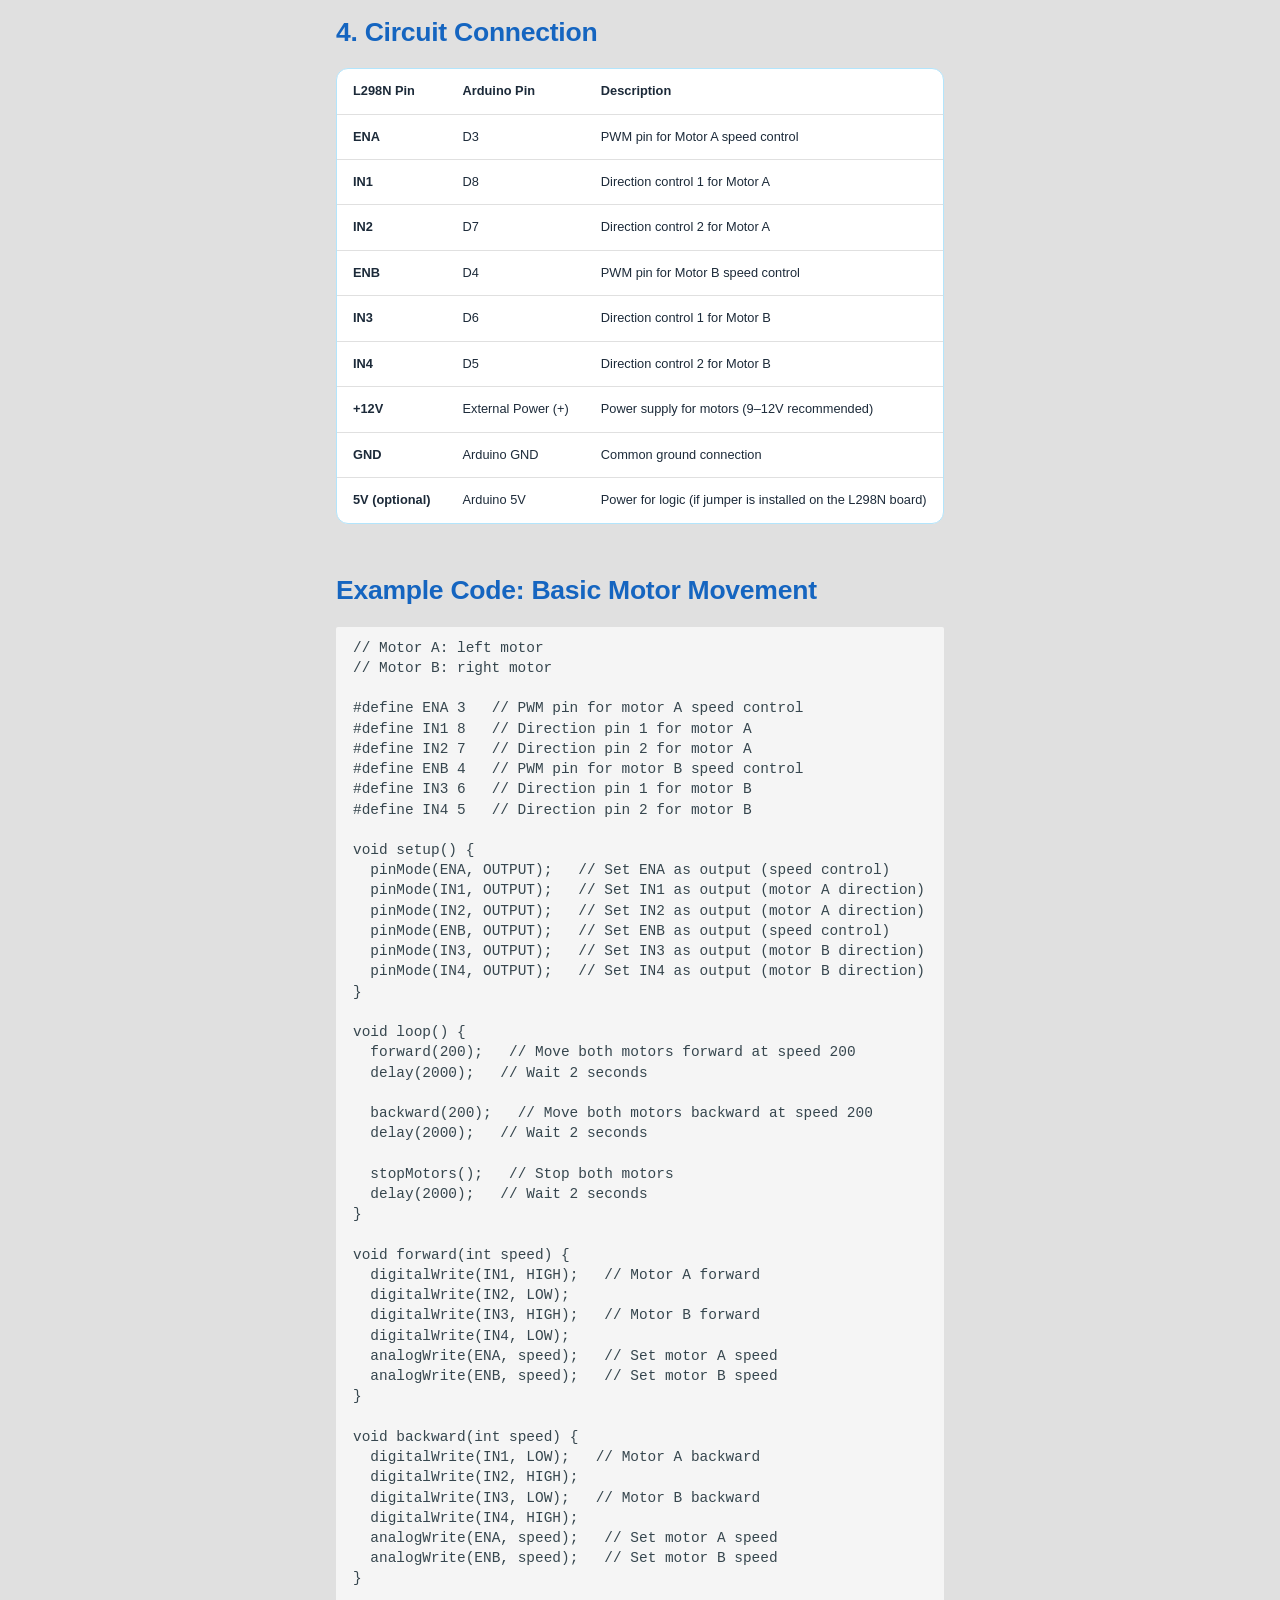
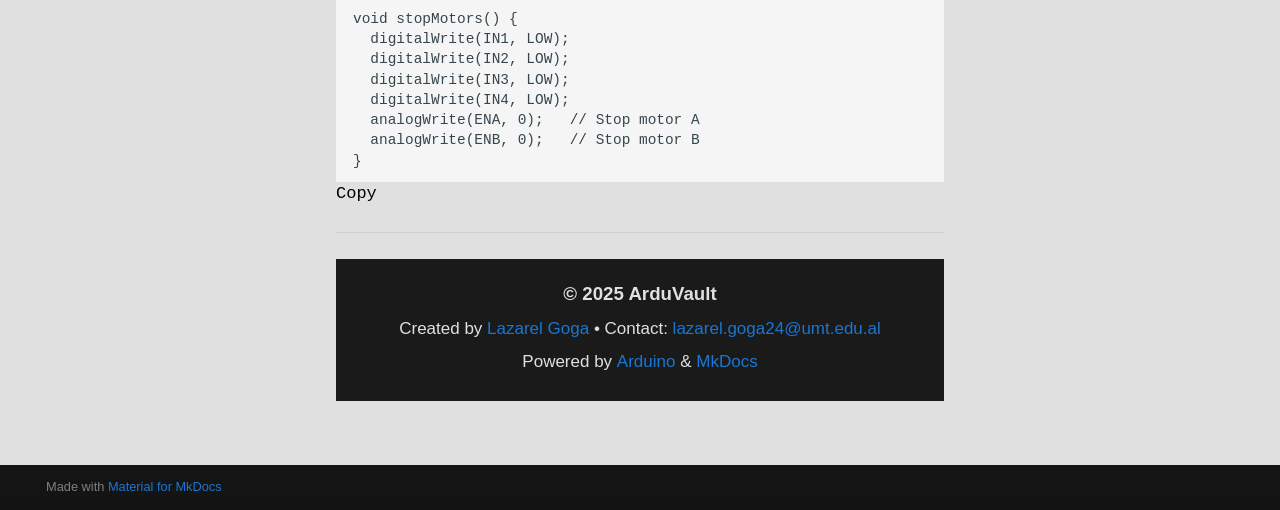
<file: projects/l298n/index.html>
<!doctype html>
<html lang="en" class="no-js">
  <head>
    
      <meta charset="utf-8">
      <meta name="viewport" content="width=device-width,initial-scale=1">
      
        <meta name="description" content="A collection of Arduino experiments and code.">
      
      
      
      
        <link rel="prev" href="../infrared/">
      
      
        <link rel="next" href="../ultrasonic/">
      
      
      <link rel="icon" href="../../favicon-32x32.png">
      <meta name="generator" content="mkdocs-1.6.1, mkdocs-material-9.6.22">
    
    
      
        <title>L298N - ArduVault</title>
      
    
    
      <link rel="stylesheet" href="../../assets/stylesheets/main.84d31ad4.min.css">
      
      


    
    
      
    
    
      
        
        
        <link rel="preconnect" href="https://fonts.gstatic.com" crossorigin>
        <link rel="stylesheet" href="https://fonts.googleapis.com/css?family=Roboto:300,300i,400,400i,700,700i%7CRoboto+Mono:400,400i,700,700i&display=fallback">
        <style>:root{--md-text-font:"Roboto";--md-code-font:"Roboto Mono"}</style>
      
    
    
      <link rel="stylesheet" href="../../stylesheets/custom.css">
    
    <script>__md_scope=new URL("../..",location),__md_hash=e=>[...e].reduce(((e,_)=>(e<<5)-e+_.charCodeAt(0)),0),__md_get=(e,_=localStorage,t=__md_scope)=>JSON.parse(_.getItem(t.pathname+"."+e)),__md_set=(e,_,t=localStorage,a=__md_scope)=>{try{t.setItem(a.pathname+"."+e,JSON.stringify(_))}catch(e){}}</script>
    
      

    
    
    
  </head>
  
  
    <body dir="ltr">
  
    
    <input class="md-toggle" data-md-toggle="drawer" type="checkbox" id="__drawer" autocomplete="off">
    <input class="md-toggle" data-md-toggle="search" type="checkbox" id="__search" autocomplete="off">
    <label class="md-overlay" for="__drawer"></label>
    <div data-md-component="skip">
      
        
        <a href="#arduino-dual-motor-control-with-l298n-driver" class="md-skip">
          Skip to content
        </a>
      
    </div>
    <div data-md-component="announce">
      
    </div>
    
    
      

  

<header class="md-header md-header--shadow" data-md-component="header">
  <nav class="md-header__inner md-grid" aria-label="Header">
    <a href="../.." title="ArduVault" class="md-header__button md-logo" aria-label="ArduVault" data-md-component="logo">
      
  <img src="../../android-chrome-512x512.png" alt="logo">

    </a>
    <label class="md-header__button md-icon" for="__drawer">
      
      <svg xmlns="http://www.w3.org/2000/svg" viewBox="0 0 24 24"><path d="M3 6h18v2H3zm0 5h18v2H3zm0 5h18v2H3z"/></svg>
    </label>
    <div class="md-header__title" data-md-component="header-title">
      <div class="md-header__ellipsis">
        <div class="md-header__topic">
          <span class="md-ellipsis">
            ArduVault
          </span>
        </div>
        <div class="md-header__topic" data-md-component="header-topic">
          <span class="md-ellipsis">
            
              L298N
            
          </span>
        </div>
      </div>
    </div>
    
    
      <script>var palette=__md_get("__palette");if(palette&&palette.color){if("(prefers-color-scheme)"===palette.color.media){var media=matchMedia("(prefers-color-scheme: light)"),input=document.querySelector(media.matches?"[data-md-color-media='(prefers-color-scheme: light)']":"[data-md-color-media='(prefers-color-scheme: dark)']");palette.color.media=input.getAttribute("data-md-color-media"),palette.color.scheme=input.getAttribute("data-md-color-scheme"),palette.color.primary=input.getAttribute("data-md-color-primary"),palette.color.accent=input.getAttribute("data-md-color-accent")}for(var[key,value]of Object.entries(palette.color))document.body.setAttribute("data-md-color-"+key,value)}</script>
    
    
    
      
      
        <label class="md-header__button md-icon" for="__search">
          
          <svg xmlns="http://www.w3.org/2000/svg" viewBox="0 0 24 24"><path d="M9.5 3A6.5 6.5 0 0 1 16 9.5c0 1.61-.59 3.09-1.56 4.23l.27.27h.79l5 5-1.5 1.5-5-5v-.79l-.27-.27A6.52 6.52 0 0 1 9.5 16 6.5 6.5 0 0 1 3 9.5 6.5 6.5 0 0 1 9.5 3m0 2C7 5 5 7 5 9.5S7 14 9.5 14 14 12 14 9.5 12 5 9.5 5"/></svg>
        </label>
        <div class="md-search" data-md-component="search" role="dialog">
  <label class="md-search__overlay" for="__search"></label>
  <div class="md-search__inner" role="search">
    <form class="md-search__form" name="search">
      <input type="text" class="md-search__input" name="query" aria-label="Search" placeholder="Search" autocapitalize="off" autocorrect="off" autocomplete="off" spellcheck="false" data-md-component="search-query" required>
      <label class="md-search__icon md-icon" for="__search">
        
        <svg xmlns="http://www.w3.org/2000/svg" viewBox="0 0 24 24"><path d="M9.5 3A6.5 6.5 0 0 1 16 9.5c0 1.61-.59 3.09-1.56 4.23l.27.27h.79l5 5-1.5 1.5-5-5v-.79l-.27-.27A6.52 6.52 0 0 1 9.5 16 6.5 6.5 0 0 1 3 9.5 6.5 6.5 0 0 1 9.5 3m0 2C7 5 5 7 5 9.5S7 14 9.5 14 14 12 14 9.5 12 5 9.5 5"/></svg>
        
        <svg xmlns="http://www.w3.org/2000/svg" viewBox="0 0 24 24"><path d="M20 11v2H8l5.5 5.5-1.42 1.42L4.16 12l7.92-7.92L13.5 5.5 8 11z"/></svg>
      </label>
      <nav class="md-search__options" aria-label="Search">
        
        <button type="reset" class="md-search__icon md-icon" title="Clear" aria-label="Clear" tabindex="-1">
          
          <svg xmlns="http://www.w3.org/2000/svg" viewBox="0 0 24 24"><path d="M19 6.41 17.59 5 12 10.59 6.41 5 5 6.41 10.59 12 5 17.59 6.41 19 12 13.41 17.59 19 19 17.59 13.41 12z"/></svg>
        </button>
      </nav>
      
    </form>
    <div class="md-search__output">
      <div class="md-search__scrollwrap" tabindex="0" data-md-scrollfix>
        <div class="md-search-result" data-md-component="search-result">
          <div class="md-search-result__meta">
            Initializing search
          </div>
          <ol class="md-search-result__list" role="presentation"></ol>
        </div>
      </div>
    </div>
  </div>
</div>
      
    
    
      <div class="md-header__source">
        <a href="https://github.com/Lazarel123/Arduino-Projects.git" title="Go to repository" class="md-source" data-md-component="source">
  <div class="md-source__icon md-icon">
    
    <svg xmlns="http://www.w3.org/2000/svg" viewBox="0 0 448 512"><!--! Font Awesome Free 7.1.0 by @fontawesome - https://fontawesome.com License - https://fontawesome.com/license/free (Icons: CC BY 4.0, Fonts: SIL OFL 1.1, Code: MIT License) Copyright 2025 Fonticons, Inc.--><path d="M439.6 236.1 244 40.5c-5.4-5.5-12.8-8.5-20.4-8.5s-15 3-20.4 8.4L162.5 81l51.5 51.5c27.1-9.1 52.7 16.8 43.4 43.7l49.7 49.7c34.2-11.8 61.2 31 35.5 56.7-26.5 26.5-70.2-2.9-56-37.3L240.3 199v121.9c25.3 12.5 22.3 41.8 9.1 55-6.4 6.4-15.2 10.1-24.3 10.1s-17.8-3.6-24.3-10.1c-17.6-17.6-11.1-46.9 11.2-56v-123c-20.8-8.5-24.6-30.7-18.6-45L142.6 101 8.5 235.1C3 240.6 0 247.9 0 255.5s3 15 8.5 20.4l195.6 195.7c5.4 5.4 12.7 8.4 20.4 8.4s15-3 20.4-8.4l194.7-194.7c5.4-5.4 8.4-12.8 8.4-20.4s-3-15-8.4-20.4"/></svg>
  </div>
  <div class="md-source__repository">
    Arduino-Projects
  </div>
</a>
      </div>
    
  </nav>
  
</header>
    
    <div class="md-container" data-md-component="container">
      
      
        
          
        
      
      <main class="md-main" data-md-component="main">
        <div class="md-main__inner md-grid">
          
            
              
              <div class="md-sidebar md-sidebar--primary" data-md-component="sidebar" data-md-type="navigation" >
                <div class="md-sidebar__scrollwrap">
                  <div class="md-sidebar__inner">
                    



<nav class="md-nav md-nav--primary" aria-label="Navigation" data-md-level="0">
  <label class="md-nav__title" for="__drawer">
    <a href="../.." title="ArduVault" class="md-nav__button md-logo" aria-label="ArduVault" data-md-component="logo">
      
  <img src="../../android-chrome-512x512.png" alt="logo">

    </a>
    ArduVault
  </label>
  
    <div class="md-nav__source">
      <a href="https://github.com/Lazarel123/Arduino-Projects.git" title="Go to repository" class="md-source" data-md-component="source">
  <div class="md-source__icon md-icon">
    
    <svg xmlns="http://www.w3.org/2000/svg" viewBox="0 0 448 512"><!--! Font Awesome Free 7.1.0 by @fontawesome - https://fontawesome.com License - https://fontawesome.com/license/free (Icons: CC BY 4.0, Fonts: SIL OFL 1.1, Code: MIT License) Copyright 2025 Fonticons, Inc.--><path d="M439.6 236.1 244 40.5c-5.4-5.5-12.8-8.5-20.4-8.5s-15 3-20.4 8.4L162.5 81l51.5 51.5c27.1-9.1 52.7 16.8 43.4 43.7l49.7 49.7c34.2-11.8 61.2 31 35.5 56.7-26.5 26.5-70.2-2.9-56-37.3L240.3 199v121.9c25.3 12.5 22.3 41.8 9.1 55-6.4 6.4-15.2 10.1-24.3 10.1s-17.8-3.6-24.3-10.1c-17.6-17.6-11.1-46.9 11.2-56v-123c-20.8-8.5-24.6-30.7-18.6-45L142.6 101 8.5 235.1C3 240.6 0 247.9 0 255.5s3 15 8.5 20.4l195.6 195.7c5.4 5.4 12.7 8.4 20.4 8.4s15-3 20.4-8.4l194.7-194.7c5.4-5.4 8.4-12.8 8.4-20.4s-3-15-8.4-20.4"/></svg>
  </div>
  <div class="md-source__repository">
    Arduino-Projects
  </div>
</a>
    </div>
  
  <ul class="md-nav__list" data-md-scrollfix>
    
      
      
  
  
  
  
    <li class="md-nav__item">
      <a href="../.." class="md-nav__link">
        
  
  
  <span class="md-ellipsis">
    Home
    
  </span>
  

      </a>
    </li>
  

    
      
      
  
  
    
  
  
  
    
    
    
    
    
    <li class="md-nav__item md-nav__item--active md-nav__item--nested">
      
        
        
        <input class="md-nav__toggle md-toggle " type="checkbox" id="__nav_2" checked>
        
          
          <label class="md-nav__link" for="__nav_2" id="__nav_2_label" tabindex="0">
            
  
  
  <span class="md-ellipsis">
    Projects
    
  </span>
  

            <span class="md-nav__icon md-icon"></span>
          </label>
        
        <nav class="md-nav" data-md-level="1" aria-labelledby="__nav_2_label" aria-expanded="true">
          <label class="md-nav__title" for="__nav_2">
            <span class="md-nav__icon md-icon"></span>
            Projects
          </label>
          <ul class="md-nav__list" data-md-scrollfix>
            
              
                
  
  
  
  
    <li class="md-nav__item">
      <a href="../servo/" class="md-nav__link">
        
  
  
  <span class="md-ellipsis">
    Servo Motor
    
  </span>
  

      </a>
    </li>
  

              
            
              
                
  
  
  
  
    <li class="md-nav__item">
      <a href="../led/" class="md-nav__link">
        
  
  
  <span class="md-ellipsis">
    Led Blink
    
  </span>
  

      </a>
    </li>
  

              
            
              
                
  
  
  
  
    <li class="md-nav__item">
      <a href="../infrared/" class="md-nav__link">
        
  
  
  <span class="md-ellipsis">
    Infrared & Led
    
  </span>
  

      </a>
    </li>
  

              
            
              
                
  
  
    
  
  
  
    <li class="md-nav__item md-nav__item--active">
      
      <input class="md-nav__toggle md-toggle" type="checkbox" id="__toc">
      
      
      
        <label class="md-nav__link md-nav__link--active" for="__toc">
          
  
  
  <span class="md-ellipsis">
    L298N
    
  </span>
  

          <span class="md-nav__icon md-icon"></span>
        </label>
      
      <a href="./" class="md-nav__link md-nav__link--active">
        
  
  
  <span class="md-ellipsis">
    L298N
    
  </span>
  

      </a>
      
        

<nav class="md-nav md-nav--secondary" aria-label="Table of contents">
  
  
  
  
    <label class="md-nav__title" for="__toc">
      <span class="md-nav__icon md-icon"></span>
      Table of contents
    </label>
    <ul class="md-nav__list" data-md-component="toc" data-md-scrollfix>
      
        <li class="md-nav__item">
  <a href="#arduino-dual-motor-control-with-l298n-driver" class="md-nav__link">
    <span class="md-ellipsis">
      Arduino Dual Motor Control with L298N Driver
    </span>
  </a>
  
</li>
      
        <li class="md-nav__item">
  <a href="#1-basic-concept" class="md-nav__link">
    <span class="md-ellipsis">
      1. Basic Concept
    </span>
  </a>
  
</li>
      
        <li class="md-nav__item">
  <a href="#2-working-principle" class="md-nav__link">
    <span class="md-ellipsis">
      2. Working Principle
    </span>
  </a>
  
</li>
      
        <li class="md-nav__item">
  <a href="#4-circuit-connection" class="md-nav__link">
    <span class="md-ellipsis">
      4. Circuit Connection
    </span>
  </a>
  
</li>
      
        <li class="md-nav__item">
  <a href="#example-code-basic-motor-movement" class="md-nav__link">
    <span class="md-ellipsis">
      Example Code: Basic Motor Movement
    </span>
  </a>
  
</li>
      
    </ul>
  
</nav>
      
    </li>
  

              
            
              
                
  
  
  
  
    <li class="md-nav__item">
      <a href="../ultrasonic/" class="md-nav__link">
        
  
  
  <span class="md-ellipsis">
    Ultrasonic Sensor
    
  </span>
  

      </a>
    </li>
  

              
            
              
                
  
  
  
  
    <li class="md-nav__item">
      <a href="../temperature/" class="md-nav__link">
        
  
  
  <span class="md-ellipsis">
    Temperature Sensor
    
  </span>
  

      </a>
    </li>
  

              
            
          </ul>
        </nav>
      
    </li>
  

    
  </ul>
</nav>
                  </div>
                </div>
              </div>
            
            
              
              <div class="md-sidebar md-sidebar--secondary" data-md-component="sidebar" data-md-type="toc" >
                <div class="md-sidebar__scrollwrap">
                  <div class="md-sidebar__inner">
                    

<nav class="md-nav md-nav--secondary" aria-label="Table of contents">
  
  
  
  
    <label class="md-nav__title" for="__toc">
      <span class="md-nav__icon md-icon"></span>
      Table of contents
    </label>
    <ul class="md-nav__list" data-md-component="toc" data-md-scrollfix>
      
        <li class="md-nav__item">
  <a href="#arduino-dual-motor-control-with-l298n-driver" class="md-nav__link">
    <span class="md-ellipsis">
      Arduino Dual Motor Control with L298N Driver
    </span>
  </a>
  
</li>
      
        <li class="md-nav__item">
  <a href="#1-basic-concept" class="md-nav__link">
    <span class="md-ellipsis">
      1. Basic Concept
    </span>
  </a>
  
</li>
      
        <li class="md-nav__item">
  <a href="#2-working-principle" class="md-nav__link">
    <span class="md-ellipsis">
      2. Working Principle
    </span>
  </a>
  
</li>
      
        <li class="md-nav__item">
  <a href="#4-circuit-connection" class="md-nav__link">
    <span class="md-ellipsis">
      4. Circuit Connection
    </span>
  </a>
  
</li>
      
        <li class="md-nav__item">
  <a href="#example-code-basic-motor-movement" class="md-nav__link">
    <span class="md-ellipsis">
      Example Code: Basic Motor Movement
    </span>
  </a>
  
</li>
      
    </ul>
  
</nav>
                  </div>
                </div>
              </div>
            
          
          
            <div class="md-content" data-md-component="content">
              <article class="md-content__inner md-typeset">
                
                  


  
  


  <h1>L298N</h1>

<h2 id="arduino-dual-motor-control-with-l298n-driver">Arduino Dual Motor Control with L298N Driver</h2>
<p>This project demonstrates how to control two <strong>DC</strong> motors using an <strong>L298N</strong> motor driver and an Arduino.
With this setup, you can make your motors move forward, backward, and stop, as well as control their speed using <strong>PWM (Pulse Width Modulation).</strong></p>
<h2 id="1-basic-concept">1. Basic Concept</h2>
<p><strong>The L298N Motor Driver</strong> is an integrated circuit that allows Arduino to control the direction and speed of DC motors.
Since Arduino pins cannot supply enough current to drive motors directly, the <strong>L298N</strong> acts as an interface — it amplifies control signals from the Arduino and provides sufficient current and voltage to the motors.</p>
<h2 id="2-working-principle">2. Working Principle</h2>
<p>The L298N has two <strong>H-Bridge</strong> circuits, which allow independent control of two motors <strong>(A and B).</strong></p>
<p>Each motor has:</p>
<p>Two direction control pins <strong>(IN1, IN2 for Motor A and IN3, IN4 for Motor B).</strong></p>
<p>One enable pin <strong>(ENA for Motor A and ENB for Motor B)</strong> that controls speed using <strong>PWM (analogWrite).</strong></p>
<p>By sending <strong>HIGH</strong> or <strong>LOW</strong> signals to the direction pins, you can make the motor rotate:</p>
<p><strong>-Forwards</strong></p>
<p><strong>-Backwards</strong></p>
<p><strong>-Stop</strong></p>
<p>The speed is controlled by changing the PWM value <strong>(0–255)</strong> on the enable pins.</p>
<table>
<thead>
<tr>
<th>Component</th>
<th>Function</th>
</tr>
</thead>
<tbody>
<tr>
<td><strong>Arduino Board</strong></td>
<td>Sends control signals (PWM and logic) to the L298N driver.</td>
</tr>
<tr>
<td><strong>L298N Motor Driver</strong></td>
<td>Controls the speed and direction of two DC motors.</td>
</tr>
<tr>
<td><strong>DC Motors (x2)</strong></td>
<td>Convert electrical energy into motion.</td>
</tr>
<tr>
<td><strong>External Power Supply (e.g., 9V–12V)</strong></td>
<td>Provides sufficient current for the motors.</td>
</tr>
<tr>
<td><strong>Jumper Wires</strong></td>
<td>Connects Arduino to the L298N module.</td>
</tr>
<tr>
<td><strong>Breadboard (optional)</strong></td>
<td>Helps with clean and easy wiring.</td>
</tr>
</tbody>
</table>
<h2 id="4-circuit-connection">4. Circuit Connection</h2>
<table>
<thead>
<tr>
<th>L298N Pin</th>
<th>Arduino Pin</th>
<th>Description</th>
</tr>
</thead>
<tbody>
<tr>
<td><strong>ENA</strong></td>
<td>D3</td>
<td>PWM pin for Motor A speed control</td>
</tr>
<tr>
<td><strong>IN1</strong></td>
<td>D8</td>
<td>Direction control 1 for Motor A</td>
</tr>
<tr>
<td><strong>IN2</strong></td>
<td>D7</td>
<td>Direction control 2 for Motor A</td>
</tr>
<tr>
<td><strong>ENB</strong></td>
<td>D4</td>
<td>PWM pin for Motor B speed control</td>
</tr>
<tr>
<td><strong>IN3</strong></td>
<td>D6</td>
<td>Direction control 1 for Motor B</td>
</tr>
<tr>
<td><strong>IN4</strong></td>
<td>D5</td>
<td>Direction control 2 for Motor B</td>
</tr>
<tr>
<td><strong>+12V</strong></td>
<td>External Power (+)</td>
<td>Power supply for motors (9–12V recommended)</td>
</tr>
<tr>
<td><strong>GND</strong></td>
<td>Arduino GND</td>
<td>Common ground connection</td>
</tr>
<tr>
<td><strong>5V (optional)</strong></td>
<td>Arduino 5V</td>
<td>Power for logic (if jumper is installed on the L298N board)</td>
</tr>
</tbody>
</table>
<h2 id="example-code-basic-motor-movement">Example Code: Basic Motor Movement</h2>
<div class="codehilite"><pre><span></span><code><span class="c1">// Motor A: left motor</span>
<span class="c1">// Motor B: right motor</span>

<span class="cp">#define ENA 3   </span><span class="c1">// PWM pin for motor A speed control</span>
<span class="cp">#define IN1 8   </span><span class="c1">// Direction pin 1 for motor A</span>
<span class="cp">#define IN2 7   </span><span class="c1">// Direction pin 2 for motor A</span>
<span class="cp">#define ENB 4   </span><span class="c1">// PWM pin for motor B speed control</span>
<span class="cp">#define IN3 6   </span><span class="c1">// Direction pin 1 for motor B</span>
<span class="cp">#define IN4 5   </span><span class="c1">// Direction pin 2 for motor B</span>

<span class="kt">void</span><span class="w"> </span><span class="nf">setup</span><span class="p">()</span><span class="w"> </span><span class="p">{</span>
<span class="w">  </span><span class="n">pinMode</span><span class="p">(</span><span class="n">ENA</span><span class="p">,</span><span class="w"> </span><span class="n">OUTPUT</span><span class="p">);</span><span class="w">   </span><span class="c1">// Set ENA as output (speed control)</span>
<span class="w">  </span><span class="n">pinMode</span><span class="p">(</span><span class="n">IN1</span><span class="p">,</span><span class="w"> </span><span class="n">OUTPUT</span><span class="p">);</span><span class="w">   </span><span class="c1">// Set IN1 as output (motor A direction)</span>
<span class="w">  </span><span class="n">pinMode</span><span class="p">(</span><span class="n">IN2</span><span class="p">,</span><span class="w"> </span><span class="n">OUTPUT</span><span class="p">);</span><span class="w">   </span><span class="c1">// Set IN2 as output (motor A direction)</span>
<span class="w">  </span><span class="n">pinMode</span><span class="p">(</span><span class="n">ENB</span><span class="p">,</span><span class="w"> </span><span class="n">OUTPUT</span><span class="p">);</span><span class="w">   </span><span class="c1">// Set ENB as output (speed control)</span>
<span class="w">  </span><span class="n">pinMode</span><span class="p">(</span><span class="n">IN3</span><span class="p">,</span><span class="w"> </span><span class="n">OUTPUT</span><span class="p">);</span><span class="w">   </span><span class="c1">// Set IN3 as output (motor B direction)</span>
<span class="w">  </span><span class="n">pinMode</span><span class="p">(</span><span class="n">IN4</span><span class="p">,</span><span class="w"> </span><span class="n">OUTPUT</span><span class="p">);</span><span class="w">   </span><span class="c1">// Set IN4 as output (motor B direction)</span>
<span class="p">}</span>

<span class="kt">void</span><span class="w"> </span><span class="nf">loop</span><span class="p">()</span><span class="w"> </span><span class="p">{</span>
<span class="w">  </span><span class="n">forward</span><span class="p">(</span><span class="mi">200</span><span class="p">);</span><span class="w">   </span><span class="c1">// Move both motors forward at speed 200</span>
<span class="w">  </span><span class="n">delay</span><span class="p">(</span><span class="mi">2000</span><span class="p">);</span><span class="w">   </span><span class="c1">// Wait 2 seconds</span>

<span class="w">  </span><span class="n">backward</span><span class="p">(</span><span class="mi">200</span><span class="p">);</span><span class="w">   </span><span class="c1">// Move both motors backward at speed 200</span>
<span class="w">  </span><span class="n">delay</span><span class="p">(</span><span class="mi">2000</span><span class="p">);</span><span class="w">   </span><span class="c1">// Wait 2 seconds</span>

<span class="w">  </span><span class="n">stopMotors</span><span class="p">();</span><span class="w">   </span><span class="c1">// Stop both motors</span>
<span class="w">  </span><span class="n">delay</span><span class="p">(</span><span class="mi">2000</span><span class="p">);</span><span class="w">   </span><span class="c1">// Wait 2 seconds</span>
<span class="p">}</span>

<span class="kt">void</span><span class="w"> </span><span class="nf">forward</span><span class="p">(</span><span class="kt">int</span><span class="w"> </span><span class="n">speed</span><span class="p">)</span><span class="w"> </span><span class="p">{</span>
<span class="w">  </span><span class="n">digitalWrite</span><span class="p">(</span><span class="n">IN1</span><span class="p">,</span><span class="w"> </span><span class="n">HIGH</span><span class="p">);</span><span class="w">   </span><span class="c1">// Motor A forward</span>
<span class="w">  </span><span class="n">digitalWrite</span><span class="p">(</span><span class="n">IN2</span><span class="p">,</span><span class="w"> </span><span class="n">LOW</span><span class="p">);</span>
<span class="w">  </span><span class="n">digitalWrite</span><span class="p">(</span><span class="n">IN3</span><span class="p">,</span><span class="w"> </span><span class="n">HIGH</span><span class="p">);</span><span class="w">   </span><span class="c1">// Motor B forward</span>
<span class="w">  </span><span class="n">digitalWrite</span><span class="p">(</span><span class="n">IN4</span><span class="p">,</span><span class="w"> </span><span class="n">LOW</span><span class="p">);</span>
<span class="w">  </span><span class="n">analogWrite</span><span class="p">(</span><span class="n">ENA</span><span class="p">,</span><span class="w"> </span><span class="n">speed</span><span class="p">);</span><span class="w">   </span><span class="c1">// Set motor A speed</span>
<span class="w">  </span><span class="n">analogWrite</span><span class="p">(</span><span class="n">ENB</span><span class="p">,</span><span class="w"> </span><span class="n">speed</span><span class="p">);</span><span class="w">   </span><span class="c1">// Set motor B speed</span>
<span class="p">}</span>

<span class="kt">void</span><span class="w"> </span><span class="nf">backward</span><span class="p">(</span><span class="kt">int</span><span class="w"> </span><span class="n">speed</span><span class="p">)</span><span class="w"> </span><span class="p">{</span>
<span class="w">  </span><span class="n">digitalWrite</span><span class="p">(</span><span class="n">IN1</span><span class="p">,</span><span class="w"> </span><span class="n">LOW</span><span class="p">);</span><span class="w">   </span><span class="c1">// Motor A backward</span>
<span class="w">  </span><span class="n">digitalWrite</span><span class="p">(</span><span class="n">IN2</span><span class="p">,</span><span class="w"> </span><span class="n">HIGH</span><span class="p">);</span>
<span class="w">  </span><span class="n">digitalWrite</span><span class="p">(</span><span class="n">IN3</span><span class="p">,</span><span class="w"> </span><span class="n">LOW</span><span class="p">);</span><span class="w">   </span><span class="c1">// Motor B backward</span>
<span class="w">  </span><span class="n">digitalWrite</span><span class="p">(</span><span class="n">IN4</span><span class="p">,</span><span class="w"> </span><span class="n">HIGH</span><span class="p">);</span>
<span class="w">  </span><span class="n">analogWrite</span><span class="p">(</span><span class="n">ENA</span><span class="p">,</span><span class="w"> </span><span class="n">speed</span><span class="p">);</span><span class="w">   </span><span class="c1">// Set motor A speed</span>
<span class="w">  </span><span class="n">analogWrite</span><span class="p">(</span><span class="n">ENB</span><span class="p">,</span><span class="w"> </span><span class="n">speed</span><span class="p">);</span><span class="w">   </span><span class="c1">// Set motor B speed</span>
<span class="p">}</span>

<span class="kt">void</span><span class="w"> </span><span class="nf">stopMotors</span><span class="p">()</span><span class="w"> </span><span class="p">{</span>
<span class="w">  </span><span class="n">digitalWrite</span><span class="p">(</span><span class="n">IN1</span><span class="p">,</span><span class="w"> </span><span class="n">LOW</span><span class="p">);</span>
<span class="w">  </span><span class="n">digitalWrite</span><span class="p">(</span><span class="n">IN2</span><span class="p">,</span><span class="w"> </span><span class="n">LOW</span><span class="p">);</span>
<span class="w">  </span><span class="n">digitalWrite</span><span class="p">(</span><span class="n">IN3</span><span class="p">,</span><span class="w"> </span><span class="n">LOW</span><span class="p">);</span>
<span class="w">  </span><span class="n">digitalWrite</span><span class="p">(</span><span class="n">IN4</span><span class="p">,</span><span class="w"> </span><span class="n">LOW</span><span class="p">);</span>
<span class="w">  </span><span class="n">analogWrite</span><span class="p">(</span><span class="n">ENA</span><span class="p">,</span><span class="w"> </span><span class="mi">0</span><span class="p">);</span><span class="w">   </span><span class="c1">// Stop motor A</span>
<span class="w">  </span><span class="n">analogWrite</span><span class="p">(</span><span class="n">ENB</span><span class="p">,</span><span class="w"> </span><span class="mi">0</span><span class="p">);</span><span class="w">   </span><span class="c1">// Stop motor B</span>
<span class="p">}</span>
</code></pre></div>

<hr />
<footer style="background-color:#1A1A1A; color:#E0E0E0; text-align:center; padding:1rem; margin:0; width:100%;">
  <p style="margin:0; font-weight:bold; font-size:1.1em;">© 2025 ArduVault</p>
  <p style="margin:0.3rem 0;">
    Created by 
    <a href="https://github.com/Lazarel123" style="color:#64B5F6; text-decoration:none;">Lazarel Goga</a> • 
    Contact: <a href="mailto:lazarel.goga24@umt.edu.al" style="color:#64B5F6; text-decoration:none;">lazarel.goga24@umt.edu.al</a>
  </p>
  <p style="margin:0.3rem 0;">
    Powered by <a href="https://arduino.cc" style="color:#64B5F6; text-decoration:none;">Arduino</a> &amp; 
    <a href="https://www.mkdocs.org/" style="color:#64B5F6; text-decoration:none;">MkDocs</a>
  </p>
</footer>












                
              </article>
            </div>
          
          
<script>var target=document.getElementById(location.hash.slice(1));target&&target.name&&(target.checked=target.name.startsWith("__tabbed_"))</script>
        </div>
        
      </main>
      
        <footer class="md-footer">
  
  <div class="md-footer-meta md-typeset">
    <div class="md-footer-meta__inner md-grid">
      <div class="md-copyright">
  
  
    Made with
    <a href="https://squidfunk.github.io/mkdocs-material/" target="_blank" rel="noopener">
      Material for MkDocs
    </a>
  
</div>
      
    </div>
  </div>
</footer>
      
    </div>
    <div class="md-dialog" data-md-component="dialog">
      <div class="md-dialog__inner md-typeset"></div>
    </div>
    
    
    
      
      <script id="__config" type="application/json">{"base": "../..", "features": [], "search": "../../assets/javascripts/workers/search.973d3a69.min.js", "tags": null, "translations": {"clipboard.copied": "Copied to clipboard", "clipboard.copy": "Copy to clipboard", "search.result.more.one": "1 more on this page", "search.result.more.other": "# more on this page", "search.result.none": "No matching documents", "search.result.one": "1 matching document", "search.result.other": "# matching documents", "search.result.placeholder": "Type to start searching", "search.result.term.missing": "Missing", "select.version": "Select version"}, "version": null}</script>
    
    
      <script src="../../assets/javascripts/bundle.f55a23d4.min.js"></script>
      
        <script src="../../js/copy.js"></script>
      
    
  </body>
</html>
</file>
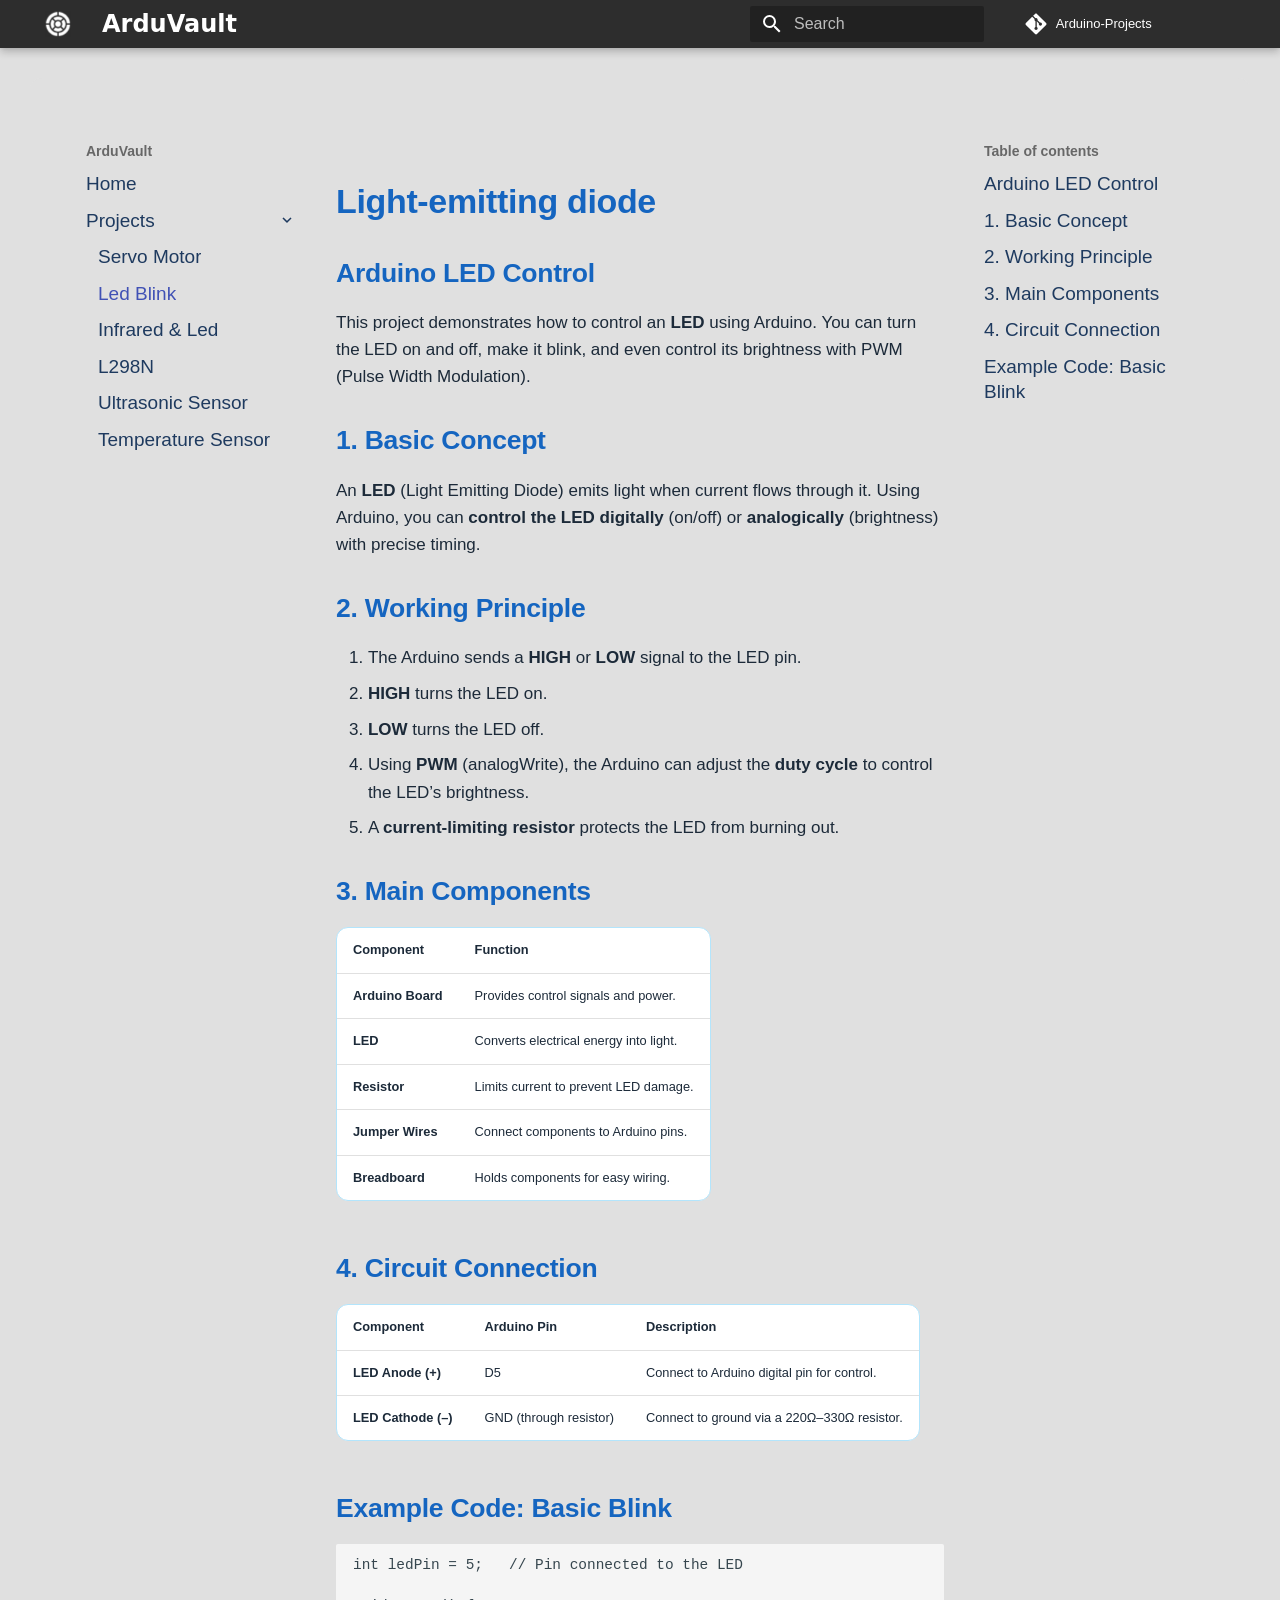
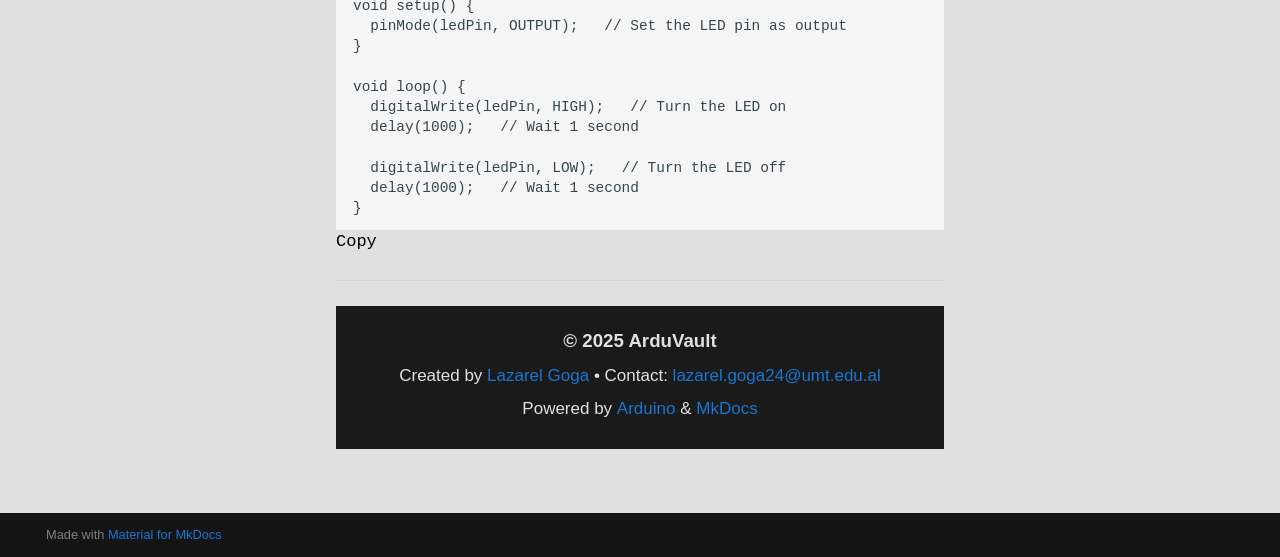
<file: projects/led/index.html>
<!doctype html>
<html lang="en" class="no-js">
  <head>
    
      <meta charset="utf-8">
      <meta name="viewport" content="width=device-width,initial-scale=1">
      
        <meta name="description" content="A collection of Arduino experiments and code.">
      
      
      
      
        <link rel="prev" href="../servo/">
      
      
        <link rel="next" href="../infrared/">
      
      
      <link rel="icon" href="../../favicon-32x32.png">
      <meta name="generator" content="mkdocs-1.6.1, mkdocs-material-9.6.22">
    
    
      
        <title>Led Blink - ArduVault</title>
      
    
    
      <link rel="stylesheet" href="../../assets/stylesheets/main.84d31ad4.min.css">
      
      


    
    
      
    
    
      
        
        
        <link rel="preconnect" href="https://fonts.gstatic.com" crossorigin>
        <link rel="stylesheet" href="https://fonts.googleapis.com/css?family=Roboto:300,300i,400,400i,700,700i%7CRoboto+Mono:400,400i,700,700i&display=fallback">
        <style>:root{--md-text-font:"Roboto";--md-code-font:"Roboto Mono"}</style>
      
    
    
      <link rel="stylesheet" href="../../stylesheets/custom.css">
    
    <script>__md_scope=new URL("../..",location),__md_hash=e=>[...e].reduce(((e,_)=>(e<<5)-e+_.charCodeAt(0)),0),__md_get=(e,_=localStorage,t=__md_scope)=>JSON.parse(_.getItem(t.pathname+"."+e)),__md_set=(e,_,t=localStorage,a=__md_scope)=>{try{t.setItem(a.pathname+"."+e,JSON.stringify(_))}catch(e){}}</script>
    
      

    
    
    
  </head>
  
  
    <body dir="ltr">
  
    
    <input class="md-toggle" data-md-toggle="drawer" type="checkbox" id="__drawer" autocomplete="off">
    <input class="md-toggle" data-md-toggle="search" type="checkbox" id="__search" autocomplete="off">
    <label class="md-overlay" for="__drawer"></label>
    <div data-md-component="skip">
      
        
        <a href="#light-emitting-diode" class="md-skip">
          Skip to content
        </a>
      
    </div>
    <div data-md-component="announce">
      
    </div>
    
    
      

  

<header class="md-header md-header--shadow" data-md-component="header">
  <nav class="md-header__inner md-grid" aria-label="Header">
    <a href="../.." title="ArduVault" class="md-header__button md-logo" aria-label="ArduVault" data-md-component="logo">
      
  <img src="../../android-chrome-512x512.png" alt="logo">

    </a>
    <label class="md-header__button md-icon" for="__drawer">
      
      <svg xmlns="http://www.w3.org/2000/svg" viewBox="0 0 24 24"><path d="M3 6h18v2H3zm0 5h18v2H3zm0 5h18v2H3z"/></svg>
    </label>
    <div class="md-header__title" data-md-component="header-title">
      <div class="md-header__ellipsis">
        <div class="md-header__topic">
          <span class="md-ellipsis">
            ArduVault
          </span>
        </div>
        <div class="md-header__topic" data-md-component="header-topic">
          <span class="md-ellipsis">
            
              Led Blink
            
          </span>
        </div>
      </div>
    </div>
    
    
      <script>var palette=__md_get("__palette");if(palette&&palette.color){if("(prefers-color-scheme)"===palette.color.media){var media=matchMedia("(prefers-color-scheme: light)"),input=document.querySelector(media.matches?"[data-md-color-media='(prefers-color-scheme: light)']":"[data-md-color-media='(prefers-color-scheme: dark)']");palette.color.media=input.getAttribute("data-md-color-media"),palette.color.scheme=input.getAttribute("data-md-color-scheme"),palette.color.primary=input.getAttribute("data-md-color-primary"),palette.color.accent=input.getAttribute("data-md-color-accent")}for(var[key,value]of Object.entries(palette.color))document.body.setAttribute("data-md-color-"+key,value)}</script>
    
    
    
      
      
        <label class="md-header__button md-icon" for="__search">
          
          <svg xmlns="http://www.w3.org/2000/svg" viewBox="0 0 24 24"><path d="M9.5 3A6.5 6.5 0 0 1 16 9.5c0 1.61-.59 3.09-1.56 4.23l.27.27h.79l5 5-1.5 1.5-5-5v-.79l-.27-.27A6.52 6.52 0 0 1 9.5 16 6.5 6.5 0 0 1 3 9.5 6.5 6.5 0 0 1 9.5 3m0 2C7 5 5 7 5 9.5S7 14 9.5 14 14 12 14 9.5 12 5 9.5 5"/></svg>
        </label>
        <div class="md-search" data-md-component="search" role="dialog">
  <label class="md-search__overlay" for="__search"></label>
  <div class="md-search__inner" role="search">
    <form class="md-search__form" name="search">
      <input type="text" class="md-search__input" name="query" aria-label="Search" placeholder="Search" autocapitalize="off" autocorrect="off" autocomplete="off" spellcheck="false" data-md-component="search-query" required>
      <label class="md-search__icon md-icon" for="__search">
        
        <svg xmlns="http://www.w3.org/2000/svg" viewBox="0 0 24 24"><path d="M9.5 3A6.5 6.5 0 0 1 16 9.5c0 1.61-.59 3.09-1.56 4.23l.27.27h.79l5 5-1.5 1.5-5-5v-.79l-.27-.27A6.52 6.52 0 0 1 9.5 16 6.5 6.5 0 0 1 3 9.5 6.5 6.5 0 0 1 9.5 3m0 2C7 5 5 7 5 9.5S7 14 9.5 14 14 12 14 9.5 12 5 9.5 5"/></svg>
        
        <svg xmlns="http://www.w3.org/2000/svg" viewBox="0 0 24 24"><path d="M20 11v2H8l5.5 5.5-1.42 1.42L4.16 12l7.92-7.92L13.5 5.5 8 11z"/></svg>
      </label>
      <nav class="md-search__options" aria-label="Search">
        
        <button type="reset" class="md-search__icon md-icon" title="Clear" aria-label="Clear" tabindex="-1">
          
          <svg xmlns="http://www.w3.org/2000/svg" viewBox="0 0 24 24"><path d="M19 6.41 17.59 5 12 10.59 6.41 5 5 6.41 10.59 12 5 17.59 6.41 19 12 13.41 17.59 19 19 17.59 13.41 12z"/></svg>
        </button>
      </nav>
      
    </form>
    <div class="md-search__output">
      <div class="md-search__scrollwrap" tabindex="0" data-md-scrollfix>
        <div class="md-search-result" data-md-component="search-result">
          <div class="md-search-result__meta">
            Initializing search
          </div>
          <ol class="md-search-result__list" role="presentation"></ol>
        </div>
      </div>
    </div>
  </div>
</div>
      
    
    
      <div class="md-header__source">
        <a href="https://github.com/Lazarel123/Arduino-Projects.git" title="Go to repository" class="md-source" data-md-component="source">
  <div class="md-source__icon md-icon">
    
    <svg xmlns="http://www.w3.org/2000/svg" viewBox="0 0 448 512"><!--! Font Awesome Free 7.1.0 by @fontawesome - https://fontawesome.com License - https://fontawesome.com/license/free (Icons: CC BY 4.0, Fonts: SIL OFL 1.1, Code: MIT License) Copyright 2025 Fonticons, Inc.--><path d="M439.6 236.1 244 40.5c-5.4-5.5-12.8-8.5-20.4-8.5s-15 3-20.4 8.4L162.5 81l51.5 51.5c27.1-9.1 52.7 16.8 43.4 43.7l49.7 49.7c34.2-11.8 61.2 31 35.5 56.7-26.5 26.5-70.2-2.9-56-37.3L240.3 199v121.9c25.3 12.5 22.3 41.8 9.1 55-6.4 6.4-15.2 10.1-24.3 10.1s-17.8-3.6-24.3-10.1c-17.6-17.6-11.1-46.9 11.2-56v-123c-20.8-8.5-24.6-30.7-18.6-45L142.6 101 8.5 235.1C3 240.6 0 247.9 0 255.5s3 15 8.5 20.4l195.6 195.7c5.4 5.4 12.7 8.4 20.4 8.4s15-3 20.4-8.4l194.7-194.7c5.4-5.4 8.4-12.8 8.4-20.4s-3-15-8.4-20.4"/></svg>
  </div>
  <div class="md-source__repository">
    Arduino-Projects
  </div>
</a>
      </div>
    
  </nav>
  
</header>
    
    <div class="md-container" data-md-component="container">
      
      
        
          
        
      
      <main class="md-main" data-md-component="main">
        <div class="md-main__inner md-grid">
          
            
              
              <div class="md-sidebar md-sidebar--primary" data-md-component="sidebar" data-md-type="navigation" >
                <div class="md-sidebar__scrollwrap">
                  <div class="md-sidebar__inner">
                    



<nav class="md-nav md-nav--primary" aria-label="Navigation" data-md-level="0">
  <label class="md-nav__title" for="__drawer">
    <a href="../.." title="ArduVault" class="md-nav__button md-logo" aria-label="ArduVault" data-md-component="logo">
      
  <img src="../../android-chrome-512x512.png" alt="logo">

    </a>
    ArduVault
  </label>
  
    <div class="md-nav__source">
      <a href="https://github.com/Lazarel123/Arduino-Projects.git" title="Go to repository" class="md-source" data-md-component="source">
  <div class="md-source__icon md-icon">
    
    <svg xmlns="http://www.w3.org/2000/svg" viewBox="0 0 448 512"><!--! Font Awesome Free 7.1.0 by @fontawesome - https://fontawesome.com License - https://fontawesome.com/license/free (Icons: CC BY 4.0, Fonts: SIL OFL 1.1, Code: MIT License) Copyright 2025 Fonticons, Inc.--><path d="M439.6 236.1 244 40.5c-5.4-5.5-12.8-8.5-20.4-8.5s-15 3-20.4 8.4L162.5 81l51.5 51.5c27.1-9.1 52.7 16.8 43.4 43.7l49.7 49.7c34.2-11.8 61.2 31 35.5 56.7-26.5 26.5-70.2-2.9-56-37.3L240.3 199v121.9c25.3 12.5 22.3 41.8 9.1 55-6.4 6.4-15.2 10.1-24.3 10.1s-17.8-3.6-24.3-10.1c-17.6-17.6-11.1-46.9 11.2-56v-123c-20.8-8.5-24.6-30.7-18.6-45L142.6 101 8.5 235.1C3 240.6 0 247.9 0 255.5s3 15 8.5 20.4l195.6 195.7c5.4 5.4 12.7 8.4 20.4 8.4s15-3 20.4-8.4l194.7-194.7c5.4-5.4 8.4-12.8 8.4-20.4s-3-15-8.4-20.4"/></svg>
  </div>
  <div class="md-source__repository">
    Arduino-Projects
  </div>
</a>
    </div>
  
  <ul class="md-nav__list" data-md-scrollfix>
    
      
      
  
  
  
  
    <li class="md-nav__item">
      <a href="../.." class="md-nav__link">
        
  
  
  <span class="md-ellipsis">
    Home
    
  </span>
  

      </a>
    </li>
  

    
      
      
  
  
    
  
  
  
    
    
    
    
    
    <li class="md-nav__item md-nav__item--active md-nav__item--nested">
      
        
        
        <input class="md-nav__toggle md-toggle " type="checkbox" id="__nav_2" checked>
        
          
          <label class="md-nav__link" for="__nav_2" id="__nav_2_label" tabindex="0">
            
  
  
  <span class="md-ellipsis">
    Projects
    
  </span>
  

            <span class="md-nav__icon md-icon"></span>
          </label>
        
        <nav class="md-nav" data-md-level="1" aria-labelledby="__nav_2_label" aria-expanded="true">
          <label class="md-nav__title" for="__nav_2">
            <span class="md-nav__icon md-icon"></span>
            Projects
          </label>
          <ul class="md-nav__list" data-md-scrollfix>
            
              
                
  
  
  
  
    <li class="md-nav__item">
      <a href="../servo/" class="md-nav__link">
        
  
  
  <span class="md-ellipsis">
    Servo Motor
    
  </span>
  

      </a>
    </li>
  

              
            
              
                
  
  
    
  
  
  
    <li class="md-nav__item md-nav__item--active">
      
      <input class="md-nav__toggle md-toggle" type="checkbox" id="__toc">
      
      
        
      
      
        <label class="md-nav__link md-nav__link--active" for="__toc">
          
  
  
  <span class="md-ellipsis">
    Led Blink
    
  </span>
  

          <span class="md-nav__icon md-icon"></span>
        </label>
      
      <a href="./" class="md-nav__link md-nav__link--active">
        
  
  
  <span class="md-ellipsis">
    Led Blink
    
  </span>
  

      </a>
      
        

<nav class="md-nav md-nav--secondary" aria-label="Table of contents">
  
  
  
    
  
  
    <label class="md-nav__title" for="__toc">
      <span class="md-nav__icon md-icon"></span>
      Table of contents
    </label>
    <ul class="md-nav__list" data-md-component="toc" data-md-scrollfix>
      
        <li class="md-nav__item">
  <a href="#arduino-led-control" class="md-nav__link">
    <span class="md-ellipsis">
      Arduino LED Control
    </span>
  </a>
  
</li>
      
        <li class="md-nav__item">
  <a href="#1-basic-concept" class="md-nav__link">
    <span class="md-ellipsis">
      1. Basic Concept
    </span>
  </a>
  
</li>
      
        <li class="md-nav__item">
  <a href="#2-working-principle" class="md-nav__link">
    <span class="md-ellipsis">
      2. Working Principle
    </span>
  </a>
  
</li>
      
        <li class="md-nav__item">
  <a href="#3-main-components" class="md-nav__link">
    <span class="md-ellipsis">
      3. Main Components
    </span>
  </a>
  
</li>
      
        <li class="md-nav__item">
  <a href="#4-circuit-connection" class="md-nav__link">
    <span class="md-ellipsis">
      4. Circuit Connection
    </span>
  </a>
  
</li>
      
        <li class="md-nav__item">
  <a href="#example-code-basic-blink" class="md-nav__link">
    <span class="md-ellipsis">
      Example Code: Basic Blink
    </span>
  </a>
  
</li>
      
    </ul>
  
</nav>
      
    </li>
  

              
            
              
                
  
  
  
  
    <li class="md-nav__item">
      <a href="../infrared/" class="md-nav__link">
        
  
  
  <span class="md-ellipsis">
    Infrared & Led
    
  </span>
  

      </a>
    </li>
  

              
            
              
                
  
  
  
  
    <li class="md-nav__item">
      <a href="../l298n/" class="md-nav__link">
        
  
  
  <span class="md-ellipsis">
    L298N
    
  </span>
  

      </a>
    </li>
  

              
            
              
                
  
  
  
  
    <li class="md-nav__item">
      <a href="../ultrasonic/" class="md-nav__link">
        
  
  
  <span class="md-ellipsis">
    Ultrasonic Sensor
    
  </span>
  

      </a>
    </li>
  

              
            
              
                
  
  
  
  
    <li class="md-nav__item">
      <a href="../temperature/" class="md-nav__link">
        
  
  
  <span class="md-ellipsis">
    Temperature Sensor
    
  </span>
  

      </a>
    </li>
  

              
            
          </ul>
        </nav>
      
    </li>
  

    
  </ul>
</nav>
                  </div>
                </div>
              </div>
            
            
              
              <div class="md-sidebar md-sidebar--secondary" data-md-component="sidebar" data-md-type="toc" >
                <div class="md-sidebar__scrollwrap">
                  <div class="md-sidebar__inner">
                    

<nav class="md-nav md-nav--secondary" aria-label="Table of contents">
  
  
  
    
  
  
    <label class="md-nav__title" for="__toc">
      <span class="md-nav__icon md-icon"></span>
      Table of contents
    </label>
    <ul class="md-nav__list" data-md-component="toc" data-md-scrollfix>
      
        <li class="md-nav__item">
  <a href="#arduino-led-control" class="md-nav__link">
    <span class="md-ellipsis">
      Arduino LED Control
    </span>
  </a>
  
</li>
      
        <li class="md-nav__item">
  <a href="#1-basic-concept" class="md-nav__link">
    <span class="md-ellipsis">
      1. Basic Concept
    </span>
  </a>
  
</li>
      
        <li class="md-nav__item">
  <a href="#2-working-principle" class="md-nav__link">
    <span class="md-ellipsis">
      2. Working Principle
    </span>
  </a>
  
</li>
      
        <li class="md-nav__item">
  <a href="#3-main-components" class="md-nav__link">
    <span class="md-ellipsis">
      3. Main Components
    </span>
  </a>
  
</li>
      
        <li class="md-nav__item">
  <a href="#4-circuit-connection" class="md-nav__link">
    <span class="md-ellipsis">
      4. Circuit Connection
    </span>
  </a>
  
</li>
      
        <li class="md-nav__item">
  <a href="#example-code-basic-blink" class="md-nav__link">
    <span class="md-ellipsis">
      Example Code: Basic Blink
    </span>
  </a>
  
</li>
      
    </ul>
  
</nav>
                  </div>
                </div>
              </div>
            
          
          
            <div class="md-content" data-md-component="content">
              <article class="md-content__inner md-typeset">
                
                  


  
  


<h1 id="light-emitting-diode">Light-emitting diode</h1>
<h2 id="arduino-led-control">Arduino LED Control</h2>
<p>This project demonstrates how to control an <strong>LED</strong> using Arduino. You can turn the LED on and off, make it blink, and even control its brightness with PWM (Pulse Width Modulation).</p>
<h2 id="1-basic-concept">1. Basic Concept</h2>
<p>An <strong>LED</strong> (Light Emitting Diode) emits light when current flows through it. Using Arduino, you can <strong>control the LED digitally</strong> (on/off) or <strong>analogically</strong> (brightness) with precise timing.</p>
<h2 id="2-working-principle">2. Working Principle</h2>
<ol>
<li>The Arduino sends a <strong>HIGH</strong> or <strong>LOW</strong> signal to the LED pin.  </li>
<li><strong>HIGH</strong> turns the LED on.  </li>
<li><strong>LOW</strong> turns the LED off.  </li>
<li>Using <strong>PWM</strong> (analogWrite), the Arduino can adjust the <strong>duty cycle</strong> to control the LED’s brightness.  </li>
<li>A <strong>current-limiting resistor</strong> protects the LED from burning out.</li>
</ol>
<h2 id="3-main-components">3. Main Components</h2>
<table>
<thead>
<tr>
<th>Component</th>
<th>Function</th>
</tr>
</thead>
<tbody>
<tr>
<td><strong>Arduino Board</strong></td>
<td>Provides control signals and power.</td>
</tr>
<tr>
<td><strong>LED</strong></td>
<td>Converts electrical energy into light.</td>
</tr>
<tr>
<td><strong>Resistor</strong></td>
<td>Limits current to prevent LED damage.</td>
</tr>
<tr>
<td><strong>Jumper Wires</strong></td>
<td>Connect components to Arduino pins.</td>
</tr>
<tr>
<td><strong>Breadboard</strong></td>
<td>Holds components for easy wiring.</td>
</tr>
</tbody>
</table>
<h2 id="4-circuit-connection">4. Circuit Connection</h2>
<table>
<thead>
<tr>
<th>Component</th>
<th>Arduino Pin</th>
<th>Description</th>
</tr>
</thead>
<tbody>
<tr>
<td><strong>LED Anode (+)</strong></td>
<td>D5</td>
<td>Connect to Arduino digital pin for control.</td>
</tr>
<tr>
<td><strong>LED Cathode (–)</strong></td>
<td>GND (through resistor)</td>
<td>Connect to ground via a 220Ω–330Ω resistor.</td>
</tr>
</tbody>
</table>
<h2 id="example-code-basic-blink">Example Code: Basic Blink</h2>
<div class="codehilite"><pre><span></span><code><span class="kt">int</span><span class="w"> </span><span class="n">ledPin</span><span class="w"> </span><span class="o">=</span><span class="w"> </span><span class="mi">5</span><span class="p">;</span><span class="w">   </span><span class="c1">// Pin connected to the LED</span>

<span class="kt">void</span><span class="w"> </span><span class="nf">setup</span><span class="p">()</span><span class="w"> </span><span class="p">{</span>
<span class="w">  </span><span class="n">pinMode</span><span class="p">(</span><span class="n">ledPin</span><span class="p">,</span><span class="w"> </span><span class="n">OUTPUT</span><span class="p">);</span><span class="w">   </span><span class="c1">// Set the LED pin as output</span>
<span class="p">}</span>

<span class="kt">void</span><span class="w"> </span><span class="nf">loop</span><span class="p">()</span><span class="w"> </span><span class="p">{</span>
<span class="w">  </span><span class="n">digitalWrite</span><span class="p">(</span><span class="n">ledPin</span><span class="p">,</span><span class="w"> </span><span class="n">HIGH</span><span class="p">);</span><span class="w">   </span><span class="c1">// Turn the LED on</span>
<span class="w">  </span><span class="n">delay</span><span class="p">(</span><span class="mi">1000</span><span class="p">);</span><span class="w">   </span><span class="c1">// Wait 1 second</span>

<span class="w">  </span><span class="n">digitalWrite</span><span class="p">(</span><span class="n">ledPin</span><span class="p">,</span><span class="w"> </span><span class="n">LOW</span><span class="p">);</span><span class="w">   </span><span class="c1">// Turn the LED off</span>
<span class="w">  </span><span class="n">delay</span><span class="p">(</span><span class="mi">1000</span><span class="p">);</span><span class="w">   </span><span class="c1">// Wait 1 second</span>
<span class="p">}</span>
</code></pre></div>

<hr />
<footer style="background-color:#1A1A1A; color:#E0E0E0; text-align:center; padding:1rem; margin:0; width:100%;">
  <p style="margin:0; font-weight:bold; font-size:1.1em;">© 2025 ArduVault</p>
  <p style="margin:0.3rem 0;">
    Created by 
    <a href="https://github.com/Lazarel123" style="color:#64B5F6; text-decoration:none;">Lazarel Goga</a> • 
    Contact: <a href="mailto:lazarel.goga24@umt.edu.al" style="color:#64B5F6; text-decoration:none;">lazarel.goga24@umt.edu.al</a>
  </p>
  <p style="margin:0.3rem 0;">
    Powered by <a href="https://arduino.cc" style="color:#64B5F6; text-decoration:none;">Arduino</a> &amp; 
    <a href="https://www.mkdocs.org/" style="color:#64B5F6; text-decoration:none;">MkDocs</a>
  </p>
</footer>












                
              </article>
            </div>
          
          
<script>var target=document.getElementById(location.hash.slice(1));target&&target.name&&(target.checked=target.name.startsWith("__tabbed_"))</script>
        </div>
        
      </main>
      
        <footer class="md-footer">
  
  <div class="md-footer-meta md-typeset">
    <div class="md-footer-meta__inner md-grid">
      <div class="md-copyright">
  
  
    Made with
    <a href="https://squidfunk.github.io/mkdocs-material/" target="_blank" rel="noopener">
      Material for MkDocs
    </a>
  
</div>
      
    </div>
  </div>
</footer>
      
    </div>
    <div class="md-dialog" data-md-component="dialog">
      <div class="md-dialog__inner md-typeset"></div>
    </div>
    
    
    
      
      <script id="__config" type="application/json">{"base": "../..", "features": [], "search": "../../assets/javascripts/workers/search.973d3a69.min.js", "tags": null, "translations": {"clipboard.copied": "Copied to clipboard", "clipboard.copy": "Copy to clipboard", "search.result.more.one": "1 more on this page", "search.result.more.other": "# more on this page", "search.result.none": "No matching documents", "search.result.one": "1 matching document", "search.result.other": "# matching documents", "search.result.placeholder": "Type to start searching", "search.result.term.missing": "Missing", "select.version": "Select version"}, "version": null}</script>
    
    
      <script src="../../assets/javascripts/bundle.f55a23d4.min.js"></script>
      
        <script src="../../js/copy.js"></script>
      
    
  </body>
</html>
</file>
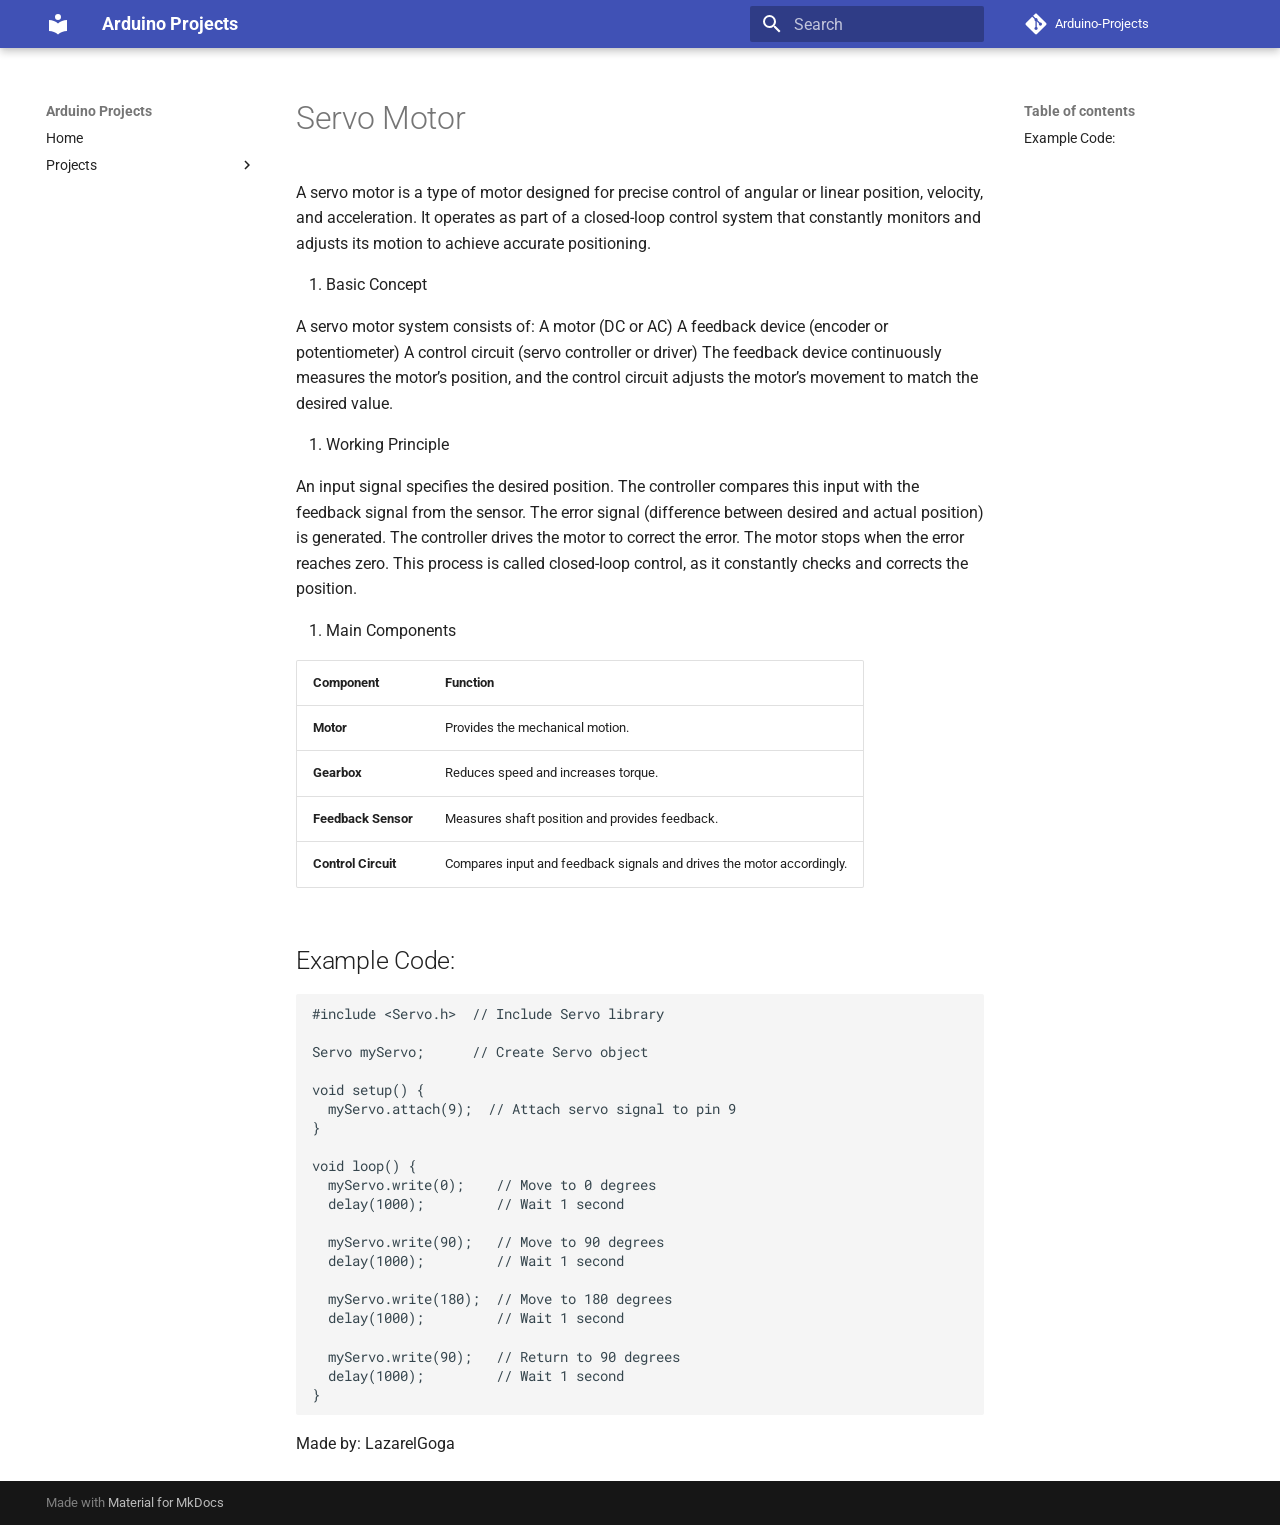
<file: projects/servo - Copy (2)/index.html>
<!doctype html>
<html lang="en" class="no-js">
  <head>
    
      <meta charset="utf-8">
      <meta name="viewport" content="width=device-width,initial-scale=1">
      
        <meta name="description" content="A collection of Arduino experiments and code.">
      
      
      
      
      
      
      <link rel="icon" href="../../assets/images/favicon.png">
      <meta name="generator" content="mkdocs-1.6.1, mkdocs-material-9.6.22">
    
    
      
        <title>Servo Motor - Arduino Projects</title>
      
    
    
      <link rel="stylesheet" href="../../assets/stylesheets/main.84d31ad4.min.css">
      
      


    
    
      
    
    
      
        
        
        <link rel="preconnect" href="https://fonts.gstatic.com" crossorigin>
        <link rel="stylesheet" href="https://fonts.googleapis.com/css?family=Roboto:300,300i,400,400i,700,700i%7CRoboto+Mono:400,400i,700,700i&display=fallback">
        <style>:root{--md-text-font:"Roboto";--md-code-font:"Roboto Mono"}</style>
      
    
    
    <script>__md_scope=new URL("../..",location),__md_hash=e=>[...e].reduce(((e,_)=>(e<<5)-e+_.charCodeAt(0)),0),__md_get=(e,_=localStorage,t=__md_scope)=>JSON.parse(_.getItem(t.pathname+"."+e)),__md_set=(e,_,t=localStorage,a=__md_scope)=>{try{t.setItem(a.pathname+"."+e,JSON.stringify(_))}catch(e){}}</script>
    
      

    
    
    
  </head>
  
  
    <body dir="ltr">
  
    
    <input class="md-toggle" data-md-toggle="drawer" type="checkbox" id="__drawer" autocomplete="off">
    <input class="md-toggle" data-md-toggle="search" type="checkbox" id="__search" autocomplete="off">
    <label class="md-overlay" for="__drawer"></label>
    <div data-md-component="skip">
      
        
        <a href="#servo-motor" class="md-skip">
          Skip to content
        </a>
      
    </div>
    <div data-md-component="announce">
      
    </div>
    
    
      

  

<header class="md-header md-header--shadow" data-md-component="header">
  <nav class="md-header__inner md-grid" aria-label="Header">
    <a href="../.." title="Arduino Projects" class="md-header__button md-logo" aria-label="Arduino Projects" data-md-component="logo">
      
  
  <svg xmlns="http://www.w3.org/2000/svg" viewBox="0 0 24 24"><path d="M12 8a3 3 0 0 0 3-3 3 3 0 0 0-3-3 3 3 0 0 0-3 3 3 3 0 0 0 3 3m0 3.54C9.64 9.35 6.5 8 3 8v11c3.5 0 6.64 1.35 9 3.54 2.36-2.19 5.5-3.54 9-3.54V8c-3.5 0-6.64 1.35-9 3.54"/></svg>

    </a>
    <label class="md-header__button md-icon" for="__drawer">
      
      <svg xmlns="http://www.w3.org/2000/svg" viewBox="0 0 24 24"><path d="M3 6h18v2H3zm0 5h18v2H3zm0 5h18v2H3z"/></svg>
    </label>
    <div class="md-header__title" data-md-component="header-title">
      <div class="md-header__ellipsis">
        <div class="md-header__topic">
          <span class="md-ellipsis">
            Arduino Projects
          </span>
        </div>
        <div class="md-header__topic" data-md-component="header-topic">
          <span class="md-ellipsis">
            
              Servo Motor
            
          </span>
        </div>
      </div>
    </div>
    
    
      <script>var palette=__md_get("__palette");if(palette&&palette.color){if("(prefers-color-scheme)"===palette.color.media){var media=matchMedia("(prefers-color-scheme: light)"),input=document.querySelector(media.matches?"[data-md-color-media='(prefers-color-scheme: light)']":"[data-md-color-media='(prefers-color-scheme: dark)']");palette.color.media=input.getAttribute("data-md-color-media"),palette.color.scheme=input.getAttribute("data-md-color-scheme"),palette.color.primary=input.getAttribute("data-md-color-primary"),palette.color.accent=input.getAttribute("data-md-color-accent")}for(var[key,value]of Object.entries(palette.color))document.body.setAttribute("data-md-color-"+key,value)}</script>
    
    
    
      
      
        <label class="md-header__button md-icon" for="__search">
          
          <svg xmlns="http://www.w3.org/2000/svg" viewBox="0 0 24 24"><path d="M9.5 3A6.5 6.5 0 0 1 16 9.5c0 1.61-.59 3.09-1.56 4.23l.27.27h.79l5 5-1.5 1.5-5-5v-.79l-.27-.27A6.52 6.52 0 0 1 9.5 16 6.5 6.5 0 0 1 3 9.5 6.5 6.5 0 0 1 9.5 3m0 2C7 5 5 7 5 9.5S7 14 9.5 14 14 12 14 9.5 12 5 9.5 5"/></svg>
        </label>
        <div class="md-search" data-md-component="search" role="dialog">
  <label class="md-search__overlay" for="__search"></label>
  <div class="md-search__inner" role="search">
    <form class="md-search__form" name="search">
      <input type="text" class="md-search__input" name="query" aria-label="Search" placeholder="Search" autocapitalize="off" autocorrect="off" autocomplete="off" spellcheck="false" data-md-component="search-query" required>
      <label class="md-search__icon md-icon" for="__search">
        
        <svg xmlns="http://www.w3.org/2000/svg" viewBox="0 0 24 24"><path d="M9.5 3A6.5 6.5 0 0 1 16 9.5c0 1.61-.59 3.09-1.56 4.23l.27.27h.79l5 5-1.5 1.5-5-5v-.79l-.27-.27A6.52 6.52 0 0 1 9.5 16 6.5 6.5 0 0 1 3 9.5 6.5 6.5 0 0 1 9.5 3m0 2C7 5 5 7 5 9.5S7 14 9.5 14 14 12 14 9.5 12 5 9.5 5"/></svg>
        
        <svg xmlns="http://www.w3.org/2000/svg" viewBox="0 0 24 24"><path d="M20 11v2H8l5.5 5.5-1.42 1.42L4.16 12l7.92-7.92L13.5 5.5 8 11z"/></svg>
      </label>
      <nav class="md-search__options" aria-label="Search">
        
        <button type="reset" class="md-search__icon md-icon" title="Clear" aria-label="Clear" tabindex="-1">
          
          <svg xmlns="http://www.w3.org/2000/svg" viewBox="0 0 24 24"><path d="M19 6.41 17.59 5 12 10.59 6.41 5 5 6.41 10.59 12 5 17.59 6.41 19 12 13.41 17.59 19 19 17.59 13.41 12z"/></svg>
        </button>
      </nav>
      
    </form>
    <div class="md-search__output">
      <div class="md-search__scrollwrap" tabindex="0" data-md-scrollfix>
        <div class="md-search-result" data-md-component="search-result">
          <div class="md-search-result__meta">
            Initializing search
          </div>
          <ol class="md-search-result__list" role="presentation"></ol>
        </div>
      </div>
    </div>
  </div>
</div>
      
    
    
      <div class="md-header__source">
        <a href="https://github.com/Lazarel123/Arduino-Projects.git" title="Go to repository" class="md-source" data-md-component="source">
  <div class="md-source__icon md-icon">
    
    <svg xmlns="http://www.w3.org/2000/svg" viewBox="0 0 448 512"><!--! Font Awesome Free 7.1.0 by @fontawesome - https://fontawesome.com License - https://fontawesome.com/license/free (Icons: CC BY 4.0, Fonts: SIL OFL 1.1, Code: MIT License) Copyright 2025 Fonticons, Inc.--><path d="M439.6 236.1 244 40.5c-5.4-5.5-12.8-8.5-20.4-8.5s-15 3-20.4 8.4L162.5 81l51.5 51.5c27.1-9.1 52.7 16.8 43.4 43.7l49.7 49.7c34.2-11.8 61.2 31 35.5 56.7-26.5 26.5-70.2-2.9-56-37.3L240.3 199v121.9c25.3 12.5 22.3 41.8 9.1 55-6.4 6.4-15.2 10.1-24.3 10.1s-17.8-3.6-24.3-10.1c-17.6-17.6-11.1-46.9 11.2-56v-123c-20.8-8.5-24.6-30.7-18.6-45L142.6 101 8.5 235.1C3 240.6 0 247.9 0 255.5s3 15 8.5 20.4l195.6 195.7c5.4 5.4 12.7 8.4 20.4 8.4s15-3 20.4-8.4l194.7-194.7c5.4-5.4 8.4-12.8 8.4-20.4s-3-15-8.4-20.4"/></svg>
  </div>
  <div class="md-source__repository">
    Arduino-Projects
  </div>
</a>
      </div>
    
  </nav>
  
</header>
    
    <div class="md-container" data-md-component="container">
      
      
        
          
        
      
      <main class="md-main" data-md-component="main">
        <div class="md-main__inner md-grid">
          
            
              
              <div class="md-sidebar md-sidebar--primary" data-md-component="sidebar" data-md-type="navigation" >
                <div class="md-sidebar__scrollwrap">
                  <div class="md-sidebar__inner">
                    



<nav class="md-nav md-nav--primary" aria-label="Navigation" data-md-level="0">
  <label class="md-nav__title" for="__drawer">
    <a href="../.." title="Arduino Projects" class="md-nav__button md-logo" aria-label="Arduino Projects" data-md-component="logo">
      
  
  <svg xmlns="http://www.w3.org/2000/svg" viewBox="0 0 24 24"><path d="M12 8a3 3 0 0 0 3-3 3 3 0 0 0-3-3 3 3 0 0 0-3 3 3 3 0 0 0 3 3m0 3.54C9.64 9.35 6.5 8 3 8v11c3.5 0 6.64 1.35 9 3.54 2.36-2.19 5.5-3.54 9-3.54V8c-3.5 0-6.64 1.35-9 3.54"/></svg>

    </a>
    Arduino Projects
  </label>
  
    <div class="md-nav__source">
      <a href="https://github.com/Lazarel123/Arduino-Projects.git" title="Go to repository" class="md-source" data-md-component="source">
  <div class="md-source__icon md-icon">
    
    <svg xmlns="http://www.w3.org/2000/svg" viewBox="0 0 448 512"><!--! Font Awesome Free 7.1.0 by @fontawesome - https://fontawesome.com License - https://fontawesome.com/license/free (Icons: CC BY 4.0, Fonts: SIL OFL 1.1, Code: MIT License) Copyright 2025 Fonticons, Inc.--><path d="M439.6 236.1 244 40.5c-5.4-5.5-12.8-8.5-20.4-8.5s-15 3-20.4 8.4L162.5 81l51.5 51.5c27.1-9.1 52.7 16.8 43.4 43.7l49.7 49.7c34.2-11.8 61.2 31 35.5 56.7-26.5 26.5-70.2-2.9-56-37.3L240.3 199v121.9c25.3 12.5 22.3 41.8 9.1 55-6.4 6.4-15.2 10.1-24.3 10.1s-17.8-3.6-24.3-10.1c-17.6-17.6-11.1-46.9 11.2-56v-123c-20.8-8.5-24.6-30.7-18.6-45L142.6 101 8.5 235.1C3 240.6 0 247.9 0 255.5s3 15 8.5 20.4l195.6 195.7c5.4 5.4 12.7 8.4 20.4 8.4s15-3 20.4-8.4l194.7-194.7c5.4-5.4 8.4-12.8 8.4-20.4s-3-15-8.4-20.4"/></svg>
  </div>
  <div class="md-source__repository">
    Arduino-Projects
  </div>
</a>
    </div>
  
  <ul class="md-nav__list" data-md-scrollfix>
    
      
      
  
  
  
  
    <li class="md-nav__item">
      <a href="../.." class="md-nav__link">
        
  
  
  <span class="md-ellipsis">
    Home
    
  </span>
  

      </a>
    </li>
  

    
      
      
  
  
  
  
    
    
    
    
    
    <li class="md-nav__item md-nav__item--nested">
      
        
        
        <input class="md-nav__toggle md-toggle " type="checkbox" id="__nav_2" >
        
          
          <label class="md-nav__link" for="__nav_2" id="__nav_2_label" tabindex="0">
            
  
  
  <span class="md-ellipsis">
    Projects
    
  </span>
  

            <span class="md-nav__icon md-icon"></span>
          </label>
        
        <nav class="md-nav" data-md-level="1" aria-labelledby="__nav_2_label" aria-expanded="false">
          <label class="md-nav__title" for="__nav_2">
            <span class="md-nav__icon md-icon"></span>
            Projects
          </label>
          <ul class="md-nav__list" data-md-scrollfix>
            
              
                
  
  
  
  
    <li class="md-nav__item">
      <a href="../servo/" class="md-nav__link">
        
  
  
  <span class="md-ellipsis">
    Servo Motor
    
  </span>
  

      </a>
    </li>
  

              
            
              
                
  
  
  
  
    <li class="md-nav__item">
      <a href="../led/" class="md-nav__link">
        
  
  
  <span class="md-ellipsis">
    Led Blink
    
  </span>
  

      </a>
    </li>
  

              
            
          </ul>
        </nav>
      
    </li>
  

    
  </ul>
</nav>
                  </div>
                </div>
              </div>
            
            
              
              <div class="md-sidebar md-sidebar--secondary" data-md-component="sidebar" data-md-type="toc" >
                <div class="md-sidebar__scrollwrap">
                  <div class="md-sidebar__inner">
                    

<nav class="md-nav md-nav--secondary" aria-label="Table of contents">
  
  
  
    
  
  
    <label class="md-nav__title" for="__toc">
      <span class="md-nav__icon md-icon"></span>
      Table of contents
    </label>
    <ul class="md-nav__list" data-md-component="toc" data-md-scrollfix>
      
        <li class="md-nav__item">
  <a href="#example-code" class="md-nav__link">
    <span class="md-ellipsis">
      Example Code:
    </span>
  </a>
  
</li>
      
    </ul>
  
</nav>
                  </div>
                </div>
              </div>
            
          
          
            <div class="md-content" data-md-component="content">
              <article class="md-content__inner md-typeset">
                
                  


  
  


<h1 id="servo-motor">Servo Motor</h1>
<p>A servo motor is a type of motor designed for precise control of angular or linear position, velocity, and acceleration. It operates as part of a closed-loop control system that constantly monitors and adjusts its motion to achieve accurate positioning.</p>
<ol>
<li>Basic Concept</li>
</ol>
<p>A servo motor system consists of:
A motor (DC or AC)
A feedback device (encoder or potentiometer)
A control circuit (servo controller or driver)
The feedback device continuously measures the motor’s position, and the control circuit adjusts the motor’s movement to match the desired value.</p>
<ol>
<li>Working Principle</li>
</ol>
<p>An input signal specifies the desired position.
The controller compares this input with the feedback signal from the sensor.
The error signal (difference between desired and actual position) is generated.
The controller drives the motor to correct the error.
The motor stops when the error reaches zero.
This process is called closed-loop control, as it constantly checks and corrects the position.</p>
<ol>
<li>Main Components</li>
</ol>
<table>
<thead>
<tr>
<th>Component</th>
<th>Function</th>
</tr>
</thead>
<tbody>
<tr>
<td><strong>Motor</strong></td>
<td>Provides the mechanical motion.</td>
</tr>
<tr>
<td><strong>Gearbox</strong></td>
<td>Reduces speed and increases torque.</td>
</tr>
<tr>
<td><strong>Feedback Sensor</strong></td>
<td>Measures shaft position and provides feedback.</td>
</tr>
<tr>
<td><strong>Control Circuit</strong></td>
<td>Compares input and feedback signals and drives the motor accordingly.</td>
</tr>
</tbody>
</table>
<h2 id="example-code">Example Code:</h2>
<div class="codehilite"><pre><span></span><code><span class="cp">#include</span><span class="w"> </span><span class="cpf">&lt;Servo.h&gt;</span><span class="c1">  // Include Servo library</span>

<span class="n">Servo</span><span class="w"> </span><span class="n">myServo</span><span class="p">;</span><span class="w">      </span><span class="c1">// Create Servo object</span>

<span class="kt">void</span><span class="w"> </span><span class="nf">setup</span><span class="p">()</span><span class="w"> </span><span class="p">{</span>
<span class="w">  </span><span class="n">myServo</span><span class="p">.</span><span class="n">attach</span><span class="p">(</span><span class="mi">9</span><span class="p">);</span><span class="w">  </span><span class="c1">// Attach servo signal to pin 9</span>
<span class="p">}</span>

<span class="kt">void</span><span class="w"> </span><span class="nf">loop</span><span class="p">()</span><span class="w"> </span><span class="p">{</span>
<span class="w">  </span><span class="n">myServo</span><span class="p">.</span><span class="n">write</span><span class="p">(</span><span class="mi">0</span><span class="p">);</span><span class="w">    </span><span class="c1">// Move to 0 degrees</span>
<span class="w">  </span><span class="n">delay</span><span class="p">(</span><span class="mi">1000</span><span class="p">);</span><span class="w">         </span><span class="c1">// Wait 1 second</span>

<span class="w">  </span><span class="n">myServo</span><span class="p">.</span><span class="n">write</span><span class="p">(</span><span class="mi">90</span><span class="p">);</span><span class="w">   </span><span class="c1">// Move to 90 degrees</span>
<span class="w">  </span><span class="n">delay</span><span class="p">(</span><span class="mi">1000</span><span class="p">);</span><span class="w">         </span><span class="c1">// Wait 1 second</span>

<span class="w">  </span><span class="n">myServo</span><span class="p">.</span><span class="n">write</span><span class="p">(</span><span class="mi">180</span><span class="p">);</span><span class="w">  </span><span class="c1">// Move to 180 degrees</span>
<span class="w">  </span><span class="n">delay</span><span class="p">(</span><span class="mi">1000</span><span class="p">);</span><span class="w">         </span><span class="c1">// Wait 1 second</span>

<span class="w">  </span><span class="n">myServo</span><span class="p">.</span><span class="n">write</span><span class="p">(</span><span class="mi">90</span><span class="p">);</span><span class="w">   </span><span class="c1">// Return to 90 degrees</span>
<span class="w">  </span><span class="n">delay</span><span class="p">(</span><span class="mi">1000</span><span class="p">);</span><span class="w">         </span><span class="c1">// Wait 1 second</span>
<span class="p">}</span>
</code></pre></div>

<p>Made by: LazarelGoga</p>












                
              </article>
            </div>
          
          
<script>var target=document.getElementById(location.hash.slice(1));target&&target.name&&(target.checked=target.name.startsWith("__tabbed_"))</script>
        </div>
        
      </main>
      
        <footer class="md-footer">
  
  <div class="md-footer-meta md-typeset">
    <div class="md-footer-meta__inner md-grid">
      <div class="md-copyright">
  
  
    Made with
    <a href="https://squidfunk.github.io/mkdocs-material/" target="_blank" rel="noopener">
      Material for MkDocs
    </a>
  
</div>
      
    </div>
  </div>
</footer>
      
    </div>
    <div class="md-dialog" data-md-component="dialog">
      <div class="md-dialog__inner md-typeset"></div>
    </div>
    
    
    
      
      <script id="__config" type="application/json">{"base": "../..", "features": [], "search": "../../assets/javascripts/workers/search.973d3a69.min.js", "tags": null, "translations": {"clipboard.copied": "Copied to clipboard", "clipboard.copy": "Copy to clipboard", "search.result.more.one": "1 more on this page", "search.result.more.other": "# more on this page", "search.result.none": "No matching documents", "search.result.one": "1 matching document", "search.result.other": "# matching documents", "search.result.placeholder": "Type to start searching", "search.result.term.missing": "Missing", "select.version": "Select version"}, "version": null}</script>
    
    
      <script src="../../assets/javascripts/bundle.f55a23d4.min.js"></script>
      
    
  </body>
</html>
</file>
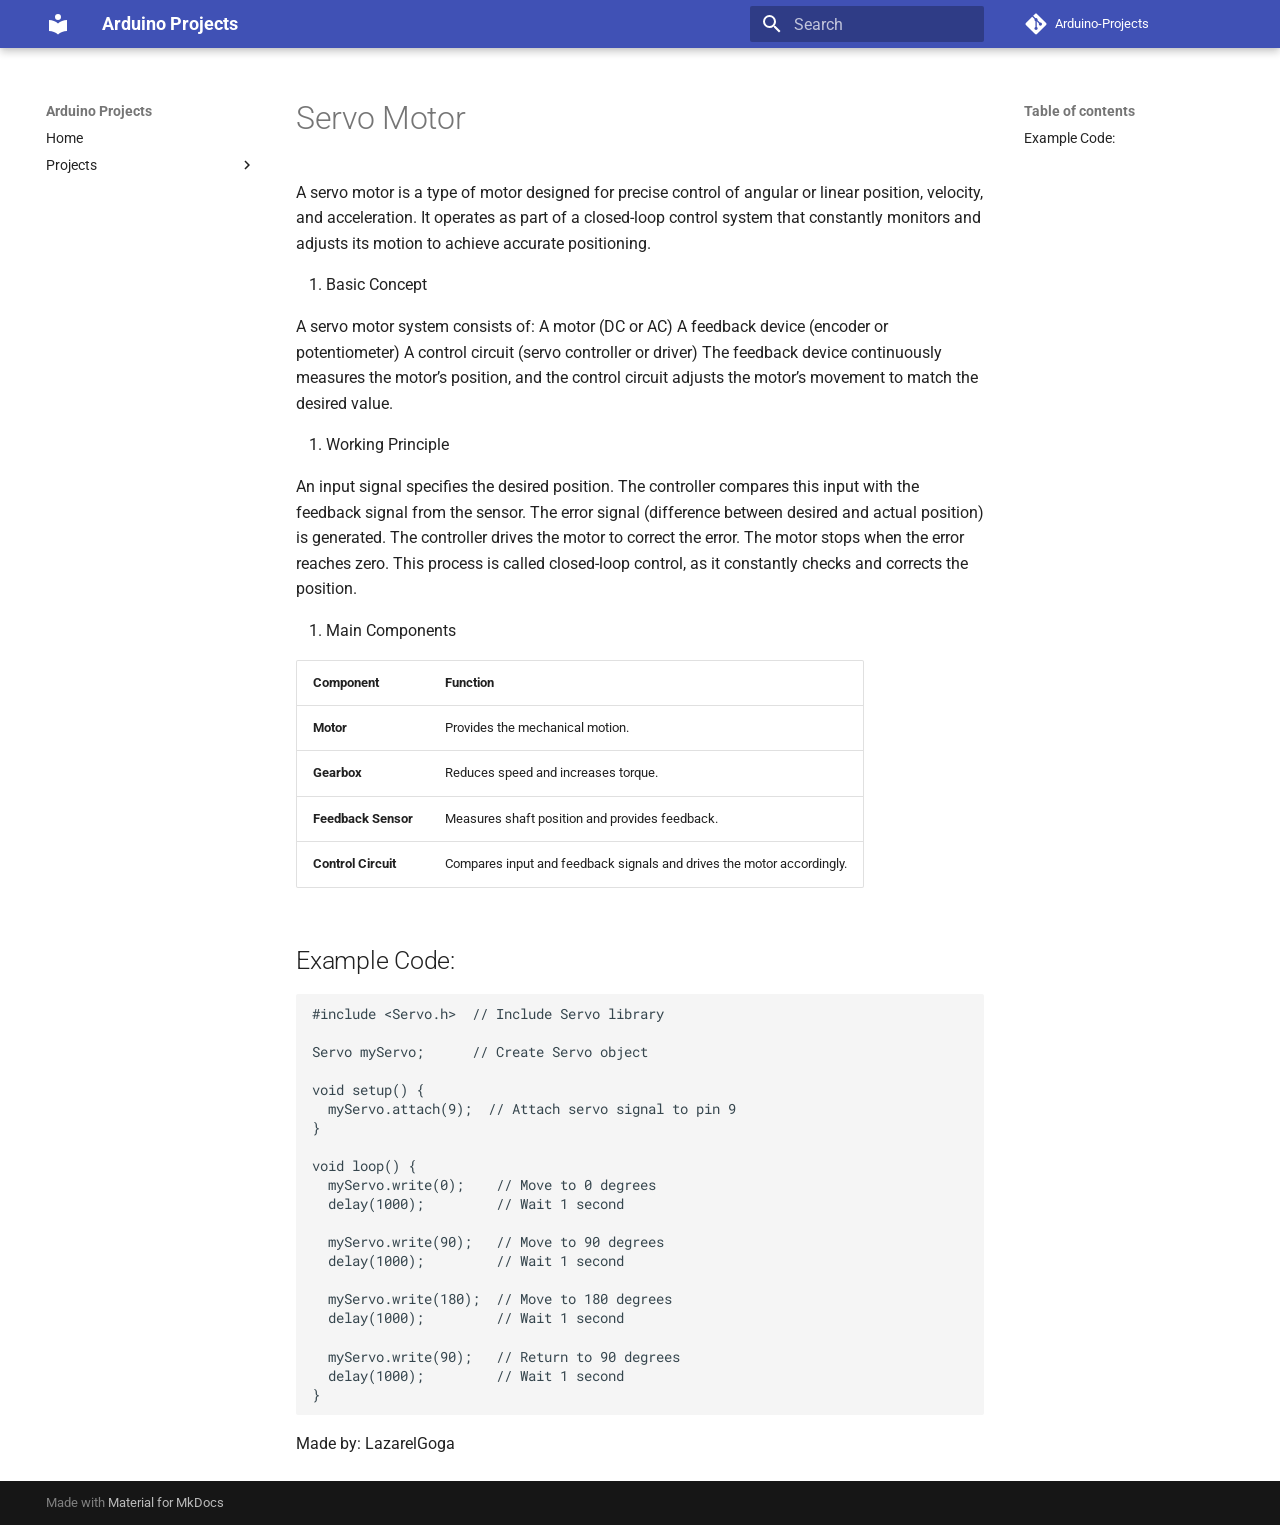
<file: projects/servo - Copy (4)/index.html>
<!doctype html>
<html lang="en" class="no-js">
  <head>
    
      <meta charset="utf-8">
      <meta name="viewport" content="width=device-width,initial-scale=1">
      
        <meta name="description" content="A collection of Arduino experiments and code.">
      
      
      
      
      
      
      <link rel="icon" href="../../assets/images/favicon.png">
      <meta name="generator" content="mkdocs-1.6.1, mkdocs-material-9.6.22">
    
    
      
        <title>Servo Motor - Arduino Projects</title>
      
    
    
      <link rel="stylesheet" href="../../assets/stylesheets/main.84d31ad4.min.css">
      
      


    
    
      
    
    
      
        
        
        <link rel="preconnect" href="https://fonts.gstatic.com" crossorigin>
        <link rel="stylesheet" href="https://fonts.googleapis.com/css?family=Roboto:300,300i,400,400i,700,700i%7CRoboto+Mono:400,400i,700,700i&display=fallback">
        <style>:root{--md-text-font:"Roboto";--md-code-font:"Roboto Mono"}</style>
      
    
    
    <script>__md_scope=new URL("../..",location),__md_hash=e=>[...e].reduce(((e,_)=>(e<<5)-e+_.charCodeAt(0)),0),__md_get=(e,_=localStorage,t=__md_scope)=>JSON.parse(_.getItem(t.pathname+"."+e)),__md_set=(e,_,t=localStorage,a=__md_scope)=>{try{t.setItem(a.pathname+"."+e,JSON.stringify(_))}catch(e){}}</script>
    
      

    
    
    
  </head>
  
  
    <body dir="ltr">
  
    
    <input class="md-toggle" data-md-toggle="drawer" type="checkbox" id="__drawer" autocomplete="off">
    <input class="md-toggle" data-md-toggle="search" type="checkbox" id="__search" autocomplete="off">
    <label class="md-overlay" for="__drawer"></label>
    <div data-md-component="skip">
      
        
        <a href="#servo-motor" class="md-skip">
          Skip to content
        </a>
      
    </div>
    <div data-md-component="announce">
      
    </div>
    
    
      

  

<header class="md-header md-header--shadow" data-md-component="header">
  <nav class="md-header__inner md-grid" aria-label="Header">
    <a href="../.." title="Arduino Projects" class="md-header__button md-logo" aria-label="Arduino Projects" data-md-component="logo">
      
  
  <svg xmlns="http://www.w3.org/2000/svg" viewBox="0 0 24 24"><path d="M12 8a3 3 0 0 0 3-3 3 3 0 0 0-3-3 3 3 0 0 0-3 3 3 3 0 0 0 3 3m0 3.54C9.64 9.35 6.5 8 3 8v11c3.5 0 6.64 1.35 9 3.54 2.36-2.19 5.5-3.54 9-3.54V8c-3.5 0-6.64 1.35-9 3.54"/></svg>

    </a>
    <label class="md-header__button md-icon" for="__drawer">
      
      <svg xmlns="http://www.w3.org/2000/svg" viewBox="0 0 24 24"><path d="M3 6h18v2H3zm0 5h18v2H3zm0 5h18v2H3z"/></svg>
    </label>
    <div class="md-header__title" data-md-component="header-title">
      <div class="md-header__ellipsis">
        <div class="md-header__topic">
          <span class="md-ellipsis">
            Arduino Projects
          </span>
        </div>
        <div class="md-header__topic" data-md-component="header-topic">
          <span class="md-ellipsis">
            
              Servo Motor
            
          </span>
        </div>
      </div>
    </div>
    
    
      <script>var palette=__md_get("__palette");if(palette&&palette.color){if("(prefers-color-scheme)"===palette.color.media){var media=matchMedia("(prefers-color-scheme: light)"),input=document.querySelector(media.matches?"[data-md-color-media='(prefers-color-scheme: light)']":"[data-md-color-media='(prefers-color-scheme: dark)']");palette.color.media=input.getAttribute("data-md-color-media"),palette.color.scheme=input.getAttribute("data-md-color-scheme"),palette.color.primary=input.getAttribute("data-md-color-primary"),palette.color.accent=input.getAttribute("data-md-color-accent")}for(var[key,value]of Object.entries(palette.color))document.body.setAttribute("data-md-color-"+key,value)}</script>
    
    
    
      
      
        <label class="md-header__button md-icon" for="__search">
          
          <svg xmlns="http://www.w3.org/2000/svg" viewBox="0 0 24 24"><path d="M9.5 3A6.5 6.5 0 0 1 16 9.5c0 1.61-.59 3.09-1.56 4.23l.27.27h.79l5 5-1.5 1.5-5-5v-.79l-.27-.27A6.52 6.52 0 0 1 9.5 16 6.5 6.5 0 0 1 3 9.5 6.5 6.5 0 0 1 9.5 3m0 2C7 5 5 7 5 9.5S7 14 9.5 14 14 12 14 9.5 12 5 9.5 5"/></svg>
        </label>
        <div class="md-search" data-md-component="search" role="dialog">
  <label class="md-search__overlay" for="__search"></label>
  <div class="md-search__inner" role="search">
    <form class="md-search__form" name="search">
      <input type="text" class="md-search__input" name="query" aria-label="Search" placeholder="Search" autocapitalize="off" autocorrect="off" autocomplete="off" spellcheck="false" data-md-component="search-query" required>
      <label class="md-search__icon md-icon" for="__search">
        
        <svg xmlns="http://www.w3.org/2000/svg" viewBox="0 0 24 24"><path d="M9.5 3A6.5 6.5 0 0 1 16 9.5c0 1.61-.59 3.09-1.56 4.23l.27.27h.79l5 5-1.5 1.5-5-5v-.79l-.27-.27A6.52 6.52 0 0 1 9.5 16 6.5 6.5 0 0 1 3 9.5 6.5 6.5 0 0 1 9.5 3m0 2C7 5 5 7 5 9.5S7 14 9.5 14 14 12 14 9.5 12 5 9.5 5"/></svg>
        
        <svg xmlns="http://www.w3.org/2000/svg" viewBox="0 0 24 24"><path d="M20 11v2H8l5.5 5.5-1.42 1.42L4.16 12l7.92-7.92L13.5 5.5 8 11z"/></svg>
      </label>
      <nav class="md-search__options" aria-label="Search">
        
        <button type="reset" class="md-search__icon md-icon" title="Clear" aria-label="Clear" tabindex="-1">
          
          <svg xmlns="http://www.w3.org/2000/svg" viewBox="0 0 24 24"><path d="M19 6.41 17.59 5 12 10.59 6.41 5 5 6.41 10.59 12 5 17.59 6.41 19 12 13.41 17.59 19 19 17.59 13.41 12z"/></svg>
        </button>
      </nav>
      
    </form>
    <div class="md-search__output">
      <div class="md-search__scrollwrap" tabindex="0" data-md-scrollfix>
        <div class="md-search-result" data-md-component="search-result">
          <div class="md-search-result__meta">
            Initializing search
          </div>
          <ol class="md-search-result__list" role="presentation"></ol>
        </div>
      </div>
    </div>
  </div>
</div>
      
    
    
      <div class="md-header__source">
        <a href="https://github.com/Lazarel123/Arduino-Projects.git" title="Go to repository" class="md-source" data-md-component="source">
  <div class="md-source__icon md-icon">
    
    <svg xmlns="http://www.w3.org/2000/svg" viewBox="0 0 448 512"><!--! Font Awesome Free 7.1.0 by @fontawesome - https://fontawesome.com License - https://fontawesome.com/license/free (Icons: CC BY 4.0, Fonts: SIL OFL 1.1, Code: MIT License) Copyright 2025 Fonticons, Inc.--><path d="M439.6 236.1 244 40.5c-5.4-5.5-12.8-8.5-20.4-8.5s-15 3-20.4 8.4L162.5 81l51.5 51.5c27.1-9.1 52.7 16.8 43.4 43.7l49.7 49.7c34.2-11.8 61.2 31 35.5 56.7-26.5 26.5-70.2-2.9-56-37.3L240.3 199v121.9c25.3 12.5 22.3 41.8 9.1 55-6.4 6.4-15.2 10.1-24.3 10.1s-17.8-3.6-24.3-10.1c-17.6-17.6-11.1-46.9 11.2-56v-123c-20.8-8.5-24.6-30.7-18.6-45L142.6 101 8.5 235.1C3 240.6 0 247.9 0 255.5s3 15 8.5 20.4l195.6 195.7c5.4 5.4 12.7 8.4 20.4 8.4s15-3 20.4-8.4l194.7-194.7c5.4-5.4 8.4-12.8 8.4-20.4s-3-15-8.4-20.4"/></svg>
  </div>
  <div class="md-source__repository">
    Arduino-Projects
  </div>
</a>
      </div>
    
  </nav>
  
</header>
    
    <div class="md-container" data-md-component="container">
      
      
        
          
        
      
      <main class="md-main" data-md-component="main">
        <div class="md-main__inner md-grid">
          
            
              
              <div class="md-sidebar md-sidebar--primary" data-md-component="sidebar" data-md-type="navigation" >
                <div class="md-sidebar__scrollwrap">
                  <div class="md-sidebar__inner">
                    



<nav class="md-nav md-nav--primary" aria-label="Navigation" data-md-level="0">
  <label class="md-nav__title" for="__drawer">
    <a href="../.." title="Arduino Projects" class="md-nav__button md-logo" aria-label="Arduino Projects" data-md-component="logo">
      
  
  <svg xmlns="http://www.w3.org/2000/svg" viewBox="0 0 24 24"><path d="M12 8a3 3 0 0 0 3-3 3 3 0 0 0-3-3 3 3 0 0 0-3 3 3 3 0 0 0 3 3m0 3.54C9.64 9.35 6.5 8 3 8v11c3.5 0 6.64 1.35 9 3.54 2.36-2.19 5.5-3.54 9-3.54V8c-3.5 0-6.64 1.35-9 3.54"/></svg>

    </a>
    Arduino Projects
  </label>
  
    <div class="md-nav__source">
      <a href="https://github.com/Lazarel123/Arduino-Projects.git" title="Go to repository" class="md-source" data-md-component="source">
  <div class="md-source__icon md-icon">
    
    <svg xmlns="http://www.w3.org/2000/svg" viewBox="0 0 448 512"><!--! Font Awesome Free 7.1.0 by @fontawesome - https://fontawesome.com License - https://fontawesome.com/license/free (Icons: CC BY 4.0, Fonts: SIL OFL 1.1, Code: MIT License) Copyright 2025 Fonticons, Inc.--><path d="M439.6 236.1 244 40.5c-5.4-5.5-12.8-8.5-20.4-8.5s-15 3-20.4 8.4L162.5 81l51.5 51.5c27.1-9.1 52.7 16.8 43.4 43.7l49.7 49.7c34.2-11.8 61.2 31 35.5 56.7-26.5 26.5-70.2-2.9-56-37.3L240.3 199v121.9c25.3 12.5 22.3 41.8 9.1 55-6.4 6.4-15.2 10.1-24.3 10.1s-17.8-3.6-24.3-10.1c-17.6-17.6-11.1-46.9 11.2-56v-123c-20.8-8.5-24.6-30.7-18.6-45L142.6 101 8.5 235.1C3 240.6 0 247.9 0 255.5s3 15 8.5 20.4l195.6 195.7c5.4 5.4 12.7 8.4 20.4 8.4s15-3 20.4-8.4l194.7-194.7c5.4-5.4 8.4-12.8 8.4-20.4s-3-15-8.4-20.4"/></svg>
  </div>
  <div class="md-source__repository">
    Arduino-Projects
  </div>
</a>
    </div>
  
  <ul class="md-nav__list" data-md-scrollfix>
    
      
      
  
  
  
  
    <li class="md-nav__item">
      <a href="../.." class="md-nav__link">
        
  
  
  <span class="md-ellipsis">
    Home
    
  </span>
  

      </a>
    </li>
  

    
      
      
  
  
  
  
    
    
    
    
    
    <li class="md-nav__item md-nav__item--nested">
      
        
        
        <input class="md-nav__toggle md-toggle " type="checkbox" id="__nav_2" >
        
          
          <label class="md-nav__link" for="__nav_2" id="__nav_2_label" tabindex="0">
            
  
  
  <span class="md-ellipsis">
    Projects
    
  </span>
  

            <span class="md-nav__icon md-icon"></span>
          </label>
        
        <nav class="md-nav" data-md-level="1" aria-labelledby="__nav_2_label" aria-expanded="false">
          <label class="md-nav__title" for="__nav_2">
            <span class="md-nav__icon md-icon"></span>
            Projects
          </label>
          <ul class="md-nav__list" data-md-scrollfix>
            
              
                
  
  
  
  
    <li class="md-nav__item">
      <a href="../servo/" class="md-nav__link">
        
  
  
  <span class="md-ellipsis">
    Servo Motor
    
  </span>
  

      </a>
    </li>
  

              
            
              
                
  
  
  
  
    <li class="md-nav__item">
      <a href="../led/" class="md-nav__link">
        
  
  
  <span class="md-ellipsis">
    Led Blink
    
  </span>
  

      </a>
    </li>
  

              
            
              
                
  
  
  
  
    <li class="md-nav__item">
      <a href="../infrared/" class="md-nav__link">
        
  
  
  <span class="md-ellipsis">
    Infrared Led
    
  </span>
  

      </a>
    </li>
  

              
            
              
                
  
  
  
  
    <li class="md-nav__item">
      <a href="../l298n/" class="md-nav__link">
        
  
  
  <span class="md-ellipsis">
    L298N
    
  </span>
  

      </a>
    </li>
  

              
            
          </ul>
        </nav>
      
    </li>
  

    
  </ul>
</nav>
                  </div>
                </div>
              </div>
            
            
              
              <div class="md-sidebar md-sidebar--secondary" data-md-component="sidebar" data-md-type="toc" >
                <div class="md-sidebar__scrollwrap">
                  <div class="md-sidebar__inner">
                    

<nav class="md-nav md-nav--secondary" aria-label="Table of contents">
  
  
  
    
  
  
    <label class="md-nav__title" for="__toc">
      <span class="md-nav__icon md-icon"></span>
      Table of contents
    </label>
    <ul class="md-nav__list" data-md-component="toc" data-md-scrollfix>
      
        <li class="md-nav__item">
  <a href="#example-code" class="md-nav__link">
    <span class="md-ellipsis">
      Example Code:
    </span>
  </a>
  
</li>
      
    </ul>
  
</nav>
                  </div>
                </div>
              </div>
            
          
          
            <div class="md-content" data-md-component="content">
              <article class="md-content__inner md-typeset">
                
                  


  
  


<h1 id="servo-motor">Servo Motor</h1>
<p>A servo motor is a type of motor designed for precise control of angular or linear position, velocity, and acceleration. It operates as part of a closed-loop control system that constantly monitors and adjusts its motion to achieve accurate positioning.</p>
<ol>
<li>Basic Concept</li>
</ol>
<p>A servo motor system consists of:
A motor (DC or AC)
A feedback device (encoder or potentiometer)
A control circuit (servo controller or driver)
The feedback device continuously measures the motor’s position, and the control circuit adjusts the motor’s movement to match the desired value.</p>
<ol>
<li>Working Principle</li>
</ol>
<p>An input signal specifies the desired position.
The controller compares this input with the feedback signal from the sensor.
The error signal (difference between desired and actual position) is generated.
The controller drives the motor to correct the error.
The motor stops when the error reaches zero.
This process is called closed-loop control, as it constantly checks and corrects the position.</p>
<ol>
<li>Main Components</li>
</ol>
<table>
<thead>
<tr>
<th>Component</th>
<th>Function</th>
</tr>
</thead>
<tbody>
<tr>
<td><strong>Motor</strong></td>
<td>Provides the mechanical motion.</td>
</tr>
<tr>
<td><strong>Gearbox</strong></td>
<td>Reduces speed and increases torque.</td>
</tr>
<tr>
<td><strong>Feedback Sensor</strong></td>
<td>Measures shaft position and provides feedback.</td>
</tr>
<tr>
<td><strong>Control Circuit</strong></td>
<td>Compares input and feedback signals and drives the motor accordingly.</td>
</tr>
</tbody>
</table>
<h2 id="example-code">Example Code:</h2>
<div class="codehilite"><pre><span></span><code><span class="cp">#include</span><span class="w"> </span><span class="cpf">&lt;Servo.h&gt;</span><span class="c1">  // Include Servo library</span>

<span class="n">Servo</span><span class="w"> </span><span class="n">myServo</span><span class="p">;</span><span class="w">      </span><span class="c1">// Create Servo object</span>

<span class="kt">void</span><span class="w"> </span><span class="nf">setup</span><span class="p">()</span><span class="w"> </span><span class="p">{</span>
<span class="w">  </span><span class="n">myServo</span><span class="p">.</span><span class="n">attach</span><span class="p">(</span><span class="mi">9</span><span class="p">);</span><span class="w">  </span><span class="c1">// Attach servo signal to pin 9</span>
<span class="p">}</span>

<span class="kt">void</span><span class="w"> </span><span class="nf">loop</span><span class="p">()</span><span class="w"> </span><span class="p">{</span>
<span class="w">  </span><span class="n">myServo</span><span class="p">.</span><span class="n">write</span><span class="p">(</span><span class="mi">0</span><span class="p">);</span><span class="w">    </span><span class="c1">// Move to 0 degrees</span>
<span class="w">  </span><span class="n">delay</span><span class="p">(</span><span class="mi">1000</span><span class="p">);</span><span class="w">         </span><span class="c1">// Wait 1 second</span>

<span class="w">  </span><span class="n">myServo</span><span class="p">.</span><span class="n">write</span><span class="p">(</span><span class="mi">90</span><span class="p">);</span><span class="w">   </span><span class="c1">// Move to 90 degrees</span>
<span class="w">  </span><span class="n">delay</span><span class="p">(</span><span class="mi">1000</span><span class="p">);</span><span class="w">         </span><span class="c1">// Wait 1 second</span>

<span class="w">  </span><span class="n">myServo</span><span class="p">.</span><span class="n">write</span><span class="p">(</span><span class="mi">180</span><span class="p">);</span><span class="w">  </span><span class="c1">// Move to 180 degrees</span>
<span class="w">  </span><span class="n">delay</span><span class="p">(</span><span class="mi">1000</span><span class="p">);</span><span class="w">         </span><span class="c1">// Wait 1 second</span>

<span class="w">  </span><span class="n">myServo</span><span class="p">.</span><span class="n">write</span><span class="p">(</span><span class="mi">90</span><span class="p">);</span><span class="w">   </span><span class="c1">// Return to 90 degrees</span>
<span class="w">  </span><span class="n">delay</span><span class="p">(</span><span class="mi">1000</span><span class="p">);</span><span class="w">         </span><span class="c1">// Wait 1 second</span>
<span class="p">}</span>
</code></pre></div>

<p>Made by: LazarelGoga</p>












                
              </article>
            </div>
          
          
<script>var target=document.getElementById(location.hash.slice(1));target&&target.name&&(target.checked=target.name.startsWith("__tabbed_"))</script>
        </div>
        
      </main>
      
        <footer class="md-footer">
  
  <div class="md-footer-meta md-typeset">
    <div class="md-footer-meta__inner md-grid">
      <div class="md-copyright">
  
  
    Made with
    <a href="https://squidfunk.github.io/mkdocs-material/" target="_blank" rel="noopener">
      Material for MkDocs
    </a>
  
</div>
      
    </div>
  </div>
</footer>
      
    </div>
    <div class="md-dialog" data-md-component="dialog">
      <div class="md-dialog__inner md-typeset"></div>
    </div>
    
    
    
      
      <script id="__config" type="application/json">{"base": "../..", "features": [], "search": "../../assets/javascripts/workers/search.973d3a69.min.js", "tags": null, "translations": {"clipboard.copied": "Copied to clipboard", "clipboard.copy": "Copy to clipboard", "search.result.more.one": "1 more on this page", "search.result.more.other": "# more on this page", "search.result.none": "No matching documents", "search.result.one": "1 matching document", "search.result.other": "# matching documents", "search.result.placeholder": "Type to start searching", "search.result.term.missing": "Missing", "select.version": "Select version"}, "version": null}</script>
    
    
      <script src="../../assets/javascripts/bundle.f55a23d4.min.js"></script>
      
    
  </body>
</html>
</file>
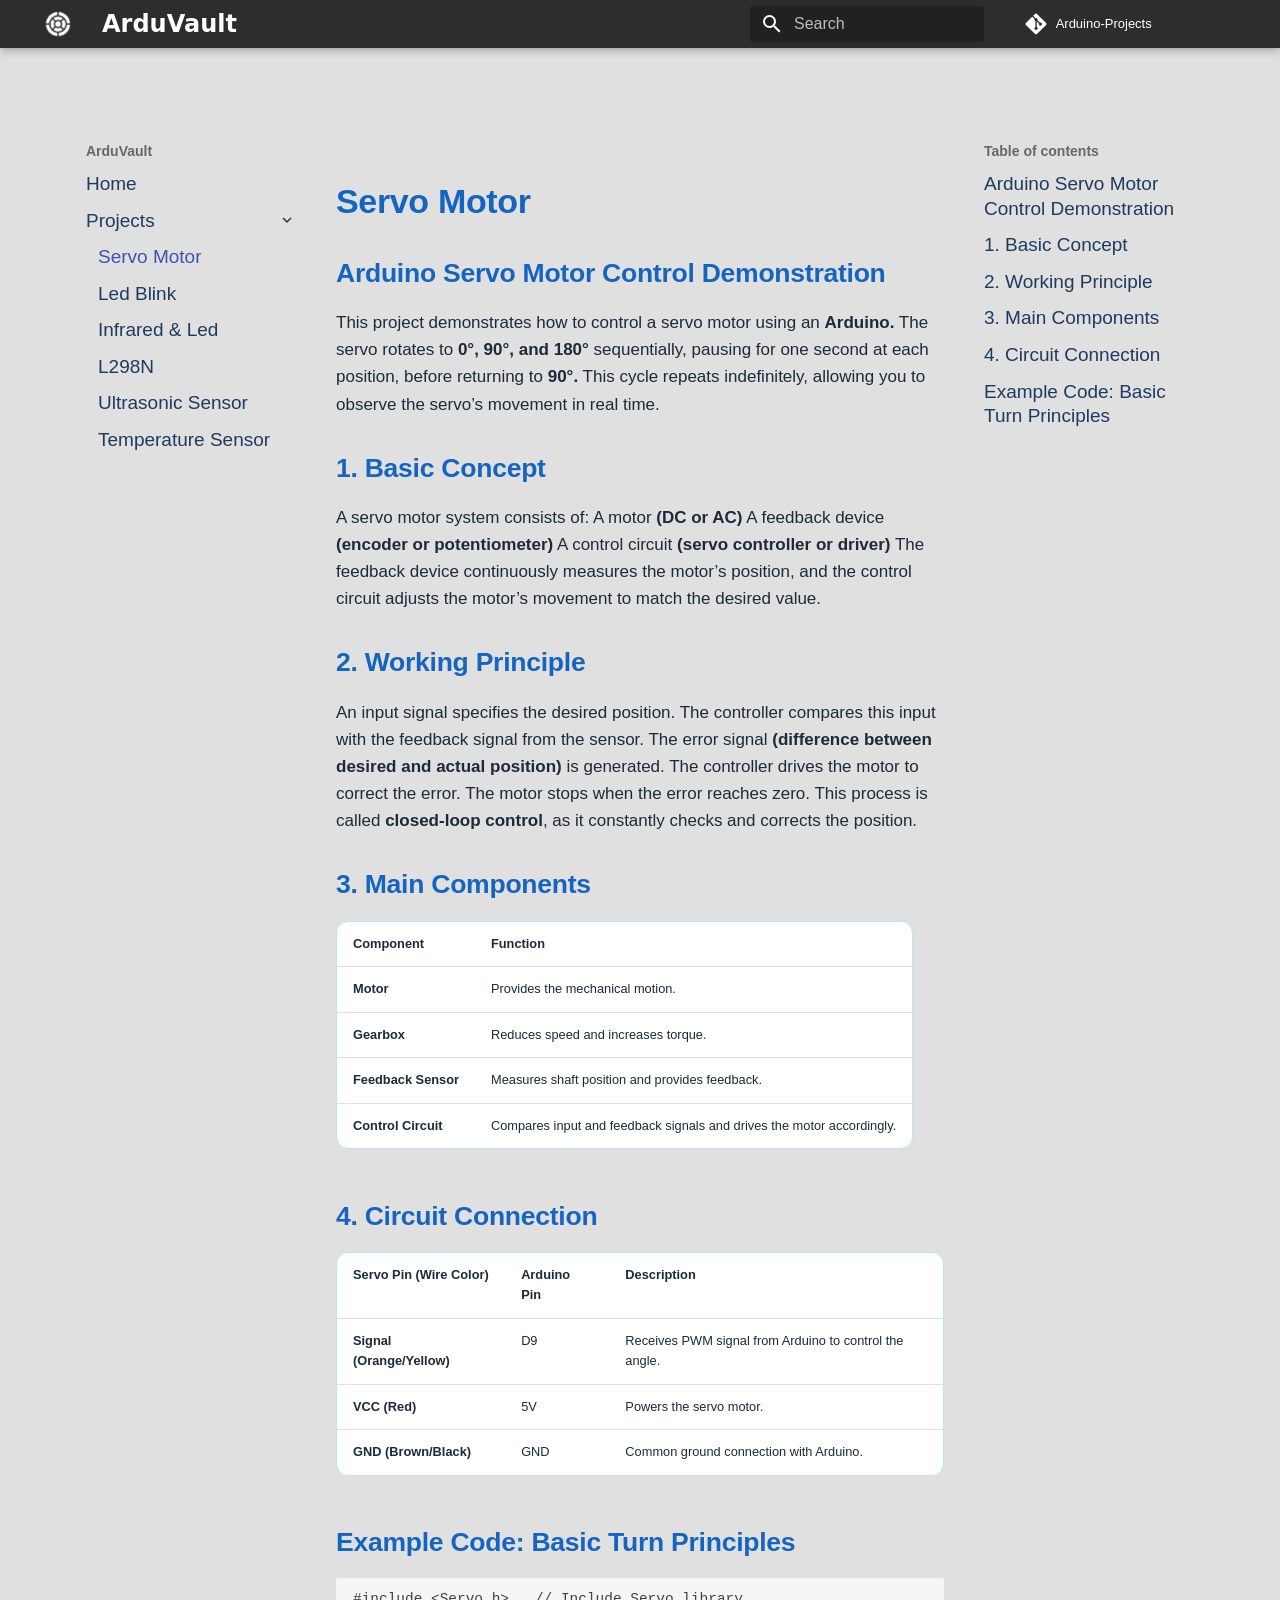
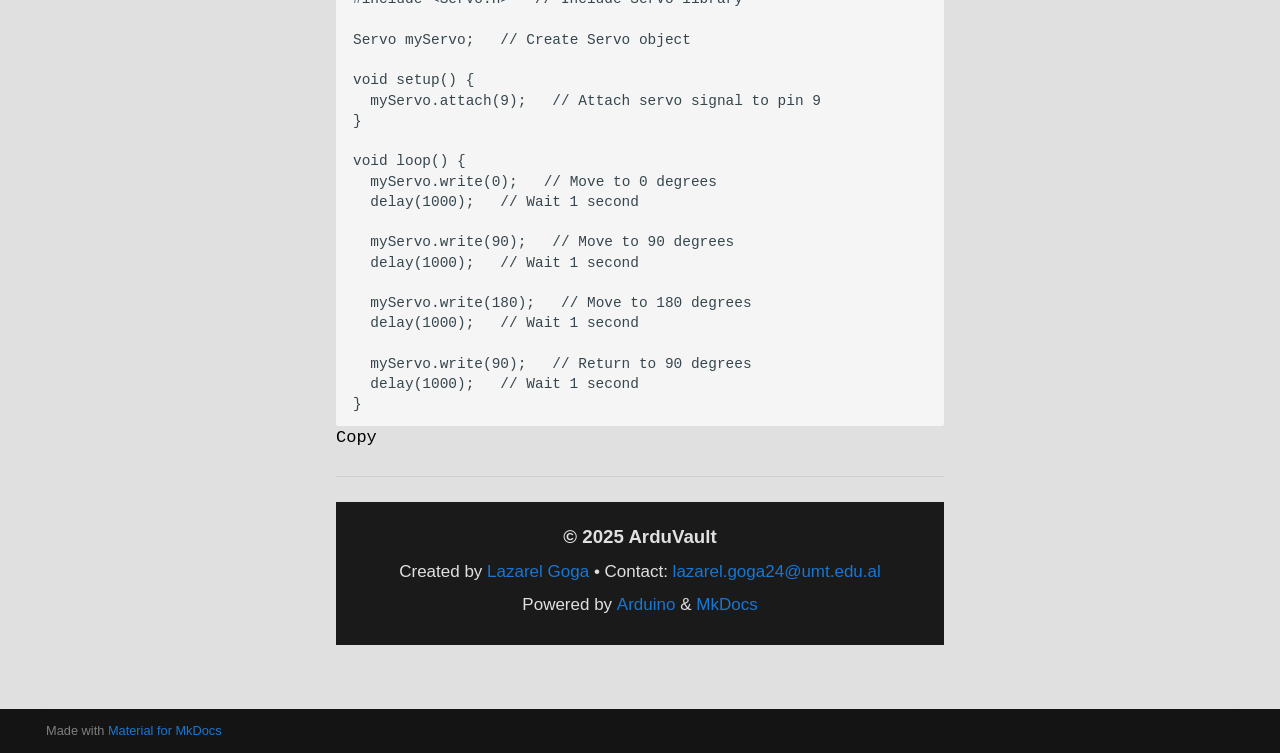
<file: projects/servo/index.html>
<!doctype html>
<html lang="en" class="no-js">
  <head>
    
      <meta charset="utf-8">
      <meta name="viewport" content="width=device-width,initial-scale=1">
      
        <meta name="description" content="A collection of Arduino experiments and code.">
      
      
      
      
        <link rel="prev" href="../..">
      
      
        <link rel="next" href="../led/">
      
      
      <link rel="icon" href="../../favicon-32x32.png">
      <meta name="generator" content="mkdocs-1.6.1, mkdocs-material-9.6.22">
    
    
      
        <title>Servo Motor - ArduVault</title>
      
    
    
      <link rel="stylesheet" href="../../assets/stylesheets/main.84d31ad4.min.css">
      
      


    
    
      
    
    
      
        
        
        <link rel="preconnect" href="https://fonts.gstatic.com" crossorigin>
        <link rel="stylesheet" href="https://fonts.googleapis.com/css?family=Roboto:300,300i,400,400i,700,700i%7CRoboto+Mono:400,400i,700,700i&display=fallback">
        <style>:root{--md-text-font:"Roboto";--md-code-font:"Roboto Mono"}</style>
      
    
    
      <link rel="stylesheet" href="../../stylesheets/custom.css">
    
    <script>__md_scope=new URL("../..",location),__md_hash=e=>[...e].reduce(((e,_)=>(e<<5)-e+_.charCodeAt(0)),0),__md_get=(e,_=localStorage,t=__md_scope)=>JSON.parse(_.getItem(t.pathname+"."+e)),__md_set=(e,_,t=localStorage,a=__md_scope)=>{try{t.setItem(a.pathname+"."+e,JSON.stringify(_))}catch(e){}}</script>
    
      

    
    
    
  </head>
  
  
    <body dir="ltr">
  
    
    <input class="md-toggle" data-md-toggle="drawer" type="checkbox" id="__drawer" autocomplete="off">
    <input class="md-toggle" data-md-toggle="search" type="checkbox" id="__search" autocomplete="off">
    <label class="md-overlay" for="__drawer"></label>
    <div data-md-component="skip">
      
        
        <a href="#servo-motor" class="md-skip">
          Skip to content
        </a>
      
    </div>
    <div data-md-component="announce">
      
    </div>
    
    
      

  

<header class="md-header md-header--shadow" data-md-component="header">
  <nav class="md-header__inner md-grid" aria-label="Header">
    <a href="../.." title="ArduVault" class="md-header__button md-logo" aria-label="ArduVault" data-md-component="logo">
      
  <img src="../../android-chrome-512x512.png" alt="logo">

    </a>
    <label class="md-header__button md-icon" for="__drawer">
      
      <svg xmlns="http://www.w3.org/2000/svg" viewBox="0 0 24 24"><path d="M3 6h18v2H3zm0 5h18v2H3zm0 5h18v2H3z"/></svg>
    </label>
    <div class="md-header__title" data-md-component="header-title">
      <div class="md-header__ellipsis">
        <div class="md-header__topic">
          <span class="md-ellipsis">
            ArduVault
          </span>
        </div>
        <div class="md-header__topic" data-md-component="header-topic">
          <span class="md-ellipsis">
            
              Servo Motor
            
          </span>
        </div>
      </div>
    </div>
    
    
      <script>var palette=__md_get("__palette");if(palette&&palette.color){if("(prefers-color-scheme)"===palette.color.media){var media=matchMedia("(prefers-color-scheme: light)"),input=document.querySelector(media.matches?"[data-md-color-media='(prefers-color-scheme: light)']":"[data-md-color-media='(prefers-color-scheme: dark)']");palette.color.media=input.getAttribute("data-md-color-media"),palette.color.scheme=input.getAttribute("data-md-color-scheme"),palette.color.primary=input.getAttribute("data-md-color-primary"),palette.color.accent=input.getAttribute("data-md-color-accent")}for(var[key,value]of Object.entries(palette.color))document.body.setAttribute("data-md-color-"+key,value)}</script>
    
    
    
      
      
        <label class="md-header__button md-icon" for="__search">
          
          <svg xmlns="http://www.w3.org/2000/svg" viewBox="0 0 24 24"><path d="M9.5 3A6.5 6.5 0 0 1 16 9.5c0 1.61-.59 3.09-1.56 4.23l.27.27h.79l5 5-1.5 1.5-5-5v-.79l-.27-.27A6.52 6.52 0 0 1 9.5 16 6.5 6.5 0 0 1 3 9.5 6.5 6.5 0 0 1 9.5 3m0 2C7 5 5 7 5 9.5S7 14 9.5 14 14 12 14 9.5 12 5 9.5 5"/></svg>
        </label>
        <div class="md-search" data-md-component="search" role="dialog">
  <label class="md-search__overlay" for="__search"></label>
  <div class="md-search__inner" role="search">
    <form class="md-search__form" name="search">
      <input type="text" class="md-search__input" name="query" aria-label="Search" placeholder="Search" autocapitalize="off" autocorrect="off" autocomplete="off" spellcheck="false" data-md-component="search-query" required>
      <label class="md-search__icon md-icon" for="__search">
        
        <svg xmlns="http://www.w3.org/2000/svg" viewBox="0 0 24 24"><path d="M9.5 3A6.5 6.5 0 0 1 16 9.5c0 1.61-.59 3.09-1.56 4.23l.27.27h.79l5 5-1.5 1.5-5-5v-.79l-.27-.27A6.52 6.52 0 0 1 9.5 16 6.5 6.5 0 0 1 3 9.5 6.5 6.5 0 0 1 9.5 3m0 2C7 5 5 7 5 9.5S7 14 9.5 14 14 12 14 9.5 12 5 9.5 5"/></svg>
        
        <svg xmlns="http://www.w3.org/2000/svg" viewBox="0 0 24 24"><path d="M20 11v2H8l5.5 5.5-1.42 1.42L4.16 12l7.92-7.92L13.5 5.5 8 11z"/></svg>
      </label>
      <nav class="md-search__options" aria-label="Search">
        
        <button type="reset" class="md-search__icon md-icon" title="Clear" aria-label="Clear" tabindex="-1">
          
          <svg xmlns="http://www.w3.org/2000/svg" viewBox="0 0 24 24"><path d="M19 6.41 17.59 5 12 10.59 6.41 5 5 6.41 10.59 12 5 17.59 6.41 19 12 13.41 17.59 19 19 17.59 13.41 12z"/></svg>
        </button>
      </nav>
      
    </form>
    <div class="md-search__output">
      <div class="md-search__scrollwrap" tabindex="0" data-md-scrollfix>
        <div class="md-search-result" data-md-component="search-result">
          <div class="md-search-result__meta">
            Initializing search
          </div>
          <ol class="md-search-result__list" role="presentation"></ol>
        </div>
      </div>
    </div>
  </div>
</div>
      
    
    
      <div class="md-header__source">
        <a href="https://github.com/Lazarel123/Arduino-Projects.git" title="Go to repository" class="md-source" data-md-component="source">
  <div class="md-source__icon md-icon">
    
    <svg xmlns="http://www.w3.org/2000/svg" viewBox="0 0 448 512"><!--! Font Awesome Free 7.1.0 by @fontawesome - https://fontawesome.com License - https://fontawesome.com/license/free (Icons: CC BY 4.0, Fonts: SIL OFL 1.1, Code: MIT License) Copyright 2025 Fonticons, Inc.--><path d="M439.6 236.1 244 40.5c-5.4-5.5-12.8-8.5-20.4-8.5s-15 3-20.4 8.4L162.5 81l51.5 51.5c27.1-9.1 52.7 16.8 43.4 43.7l49.7 49.7c34.2-11.8 61.2 31 35.5 56.7-26.5 26.5-70.2-2.9-56-37.3L240.3 199v121.9c25.3 12.5 22.3 41.8 9.1 55-6.4 6.4-15.2 10.1-24.3 10.1s-17.8-3.6-24.3-10.1c-17.6-17.6-11.1-46.9 11.2-56v-123c-20.8-8.5-24.6-30.7-18.6-45L142.6 101 8.5 235.1C3 240.6 0 247.9 0 255.5s3 15 8.5 20.4l195.6 195.7c5.4 5.4 12.7 8.4 20.4 8.4s15-3 20.4-8.4l194.7-194.7c5.4-5.4 8.4-12.8 8.4-20.4s-3-15-8.4-20.4"/></svg>
  </div>
  <div class="md-source__repository">
    Arduino-Projects
  </div>
</a>
      </div>
    
  </nav>
  
</header>
    
    <div class="md-container" data-md-component="container">
      
      
        
          
        
      
      <main class="md-main" data-md-component="main">
        <div class="md-main__inner md-grid">
          
            
              
              <div class="md-sidebar md-sidebar--primary" data-md-component="sidebar" data-md-type="navigation" >
                <div class="md-sidebar__scrollwrap">
                  <div class="md-sidebar__inner">
                    



<nav class="md-nav md-nav--primary" aria-label="Navigation" data-md-level="0">
  <label class="md-nav__title" for="__drawer">
    <a href="../.." title="ArduVault" class="md-nav__button md-logo" aria-label="ArduVault" data-md-component="logo">
      
  <img src="../../android-chrome-512x512.png" alt="logo">

    </a>
    ArduVault
  </label>
  
    <div class="md-nav__source">
      <a href="https://github.com/Lazarel123/Arduino-Projects.git" title="Go to repository" class="md-source" data-md-component="source">
  <div class="md-source__icon md-icon">
    
    <svg xmlns="http://www.w3.org/2000/svg" viewBox="0 0 448 512"><!--! Font Awesome Free 7.1.0 by @fontawesome - https://fontawesome.com License - https://fontawesome.com/license/free (Icons: CC BY 4.0, Fonts: SIL OFL 1.1, Code: MIT License) Copyright 2025 Fonticons, Inc.--><path d="M439.6 236.1 244 40.5c-5.4-5.5-12.8-8.5-20.4-8.5s-15 3-20.4 8.4L162.5 81l51.5 51.5c27.1-9.1 52.7 16.8 43.4 43.7l49.7 49.7c34.2-11.8 61.2 31 35.5 56.7-26.5 26.5-70.2-2.9-56-37.3L240.3 199v121.9c25.3 12.5 22.3 41.8 9.1 55-6.4 6.4-15.2 10.1-24.3 10.1s-17.8-3.6-24.3-10.1c-17.6-17.6-11.1-46.9 11.2-56v-123c-20.8-8.5-24.6-30.7-18.6-45L142.6 101 8.5 235.1C3 240.6 0 247.9 0 255.5s3 15 8.5 20.4l195.6 195.7c5.4 5.4 12.7 8.4 20.4 8.4s15-3 20.4-8.4l194.7-194.7c5.4-5.4 8.4-12.8 8.4-20.4s-3-15-8.4-20.4"/></svg>
  </div>
  <div class="md-source__repository">
    Arduino-Projects
  </div>
</a>
    </div>
  
  <ul class="md-nav__list" data-md-scrollfix>
    
      
      
  
  
  
  
    <li class="md-nav__item">
      <a href="../.." class="md-nav__link">
        
  
  
  <span class="md-ellipsis">
    Home
    
  </span>
  

      </a>
    </li>
  

    
      
      
  
  
    
  
  
  
    
    
    
    
    
    <li class="md-nav__item md-nav__item--active md-nav__item--nested">
      
        
        
        <input class="md-nav__toggle md-toggle " type="checkbox" id="__nav_2" checked>
        
          
          <label class="md-nav__link" for="__nav_2" id="__nav_2_label" tabindex="0">
            
  
  
  <span class="md-ellipsis">
    Projects
    
  </span>
  

            <span class="md-nav__icon md-icon"></span>
          </label>
        
        <nav class="md-nav" data-md-level="1" aria-labelledby="__nav_2_label" aria-expanded="true">
          <label class="md-nav__title" for="__nav_2">
            <span class="md-nav__icon md-icon"></span>
            Projects
          </label>
          <ul class="md-nav__list" data-md-scrollfix>
            
              
                
  
  
    
  
  
  
    <li class="md-nav__item md-nav__item--active">
      
      <input class="md-nav__toggle md-toggle" type="checkbox" id="__toc">
      
      
        
      
      
        <label class="md-nav__link md-nav__link--active" for="__toc">
          
  
  
  <span class="md-ellipsis">
    Servo Motor
    
  </span>
  

          <span class="md-nav__icon md-icon"></span>
        </label>
      
      <a href="./" class="md-nav__link md-nav__link--active">
        
  
  
  <span class="md-ellipsis">
    Servo Motor
    
  </span>
  

      </a>
      
        

<nav class="md-nav md-nav--secondary" aria-label="Table of contents">
  
  
  
    
  
  
    <label class="md-nav__title" for="__toc">
      <span class="md-nav__icon md-icon"></span>
      Table of contents
    </label>
    <ul class="md-nav__list" data-md-component="toc" data-md-scrollfix>
      
        <li class="md-nav__item">
  <a href="#arduino-servo-motor-control-demonstration" class="md-nav__link">
    <span class="md-ellipsis">
      Arduino Servo Motor Control Demonstration
    </span>
  </a>
  
</li>
      
        <li class="md-nav__item">
  <a href="#1-basic-concept" class="md-nav__link">
    <span class="md-ellipsis">
      1. Basic Concept
    </span>
  </a>
  
</li>
      
        <li class="md-nav__item">
  <a href="#2-working-principle" class="md-nav__link">
    <span class="md-ellipsis">
      2. Working Principle
    </span>
  </a>
  
</li>
      
        <li class="md-nav__item">
  <a href="#3-main-components" class="md-nav__link">
    <span class="md-ellipsis">
      3. Main Components
    </span>
  </a>
  
</li>
      
        <li class="md-nav__item">
  <a href="#4-circuit-connection" class="md-nav__link">
    <span class="md-ellipsis">
      4. Circuit Connection
    </span>
  </a>
  
</li>
      
        <li class="md-nav__item">
  <a href="#example-code-basic-turn-principles" class="md-nav__link">
    <span class="md-ellipsis">
      Example Code: Basic Turn Principles
    </span>
  </a>
  
</li>
      
    </ul>
  
</nav>
      
    </li>
  

              
            
              
                
  
  
  
  
    <li class="md-nav__item">
      <a href="../led/" class="md-nav__link">
        
  
  
  <span class="md-ellipsis">
    Led Blink
    
  </span>
  

      </a>
    </li>
  

              
            
              
                
  
  
  
  
    <li class="md-nav__item">
      <a href="../infrared/" class="md-nav__link">
        
  
  
  <span class="md-ellipsis">
    Infrared & Led
    
  </span>
  

      </a>
    </li>
  

              
            
              
                
  
  
  
  
    <li class="md-nav__item">
      <a href="../l298n/" class="md-nav__link">
        
  
  
  <span class="md-ellipsis">
    L298N
    
  </span>
  

      </a>
    </li>
  

              
            
              
                
  
  
  
  
    <li class="md-nav__item">
      <a href="../ultrasonic/" class="md-nav__link">
        
  
  
  <span class="md-ellipsis">
    Ultrasonic Sensor
    
  </span>
  

      </a>
    </li>
  

              
            
              
                
  
  
  
  
    <li class="md-nav__item">
      <a href="../temperature/" class="md-nav__link">
        
  
  
  <span class="md-ellipsis">
    Temperature Sensor
    
  </span>
  

      </a>
    </li>
  

              
            
          </ul>
        </nav>
      
    </li>
  

    
  </ul>
</nav>
                  </div>
                </div>
              </div>
            
            
              
              <div class="md-sidebar md-sidebar--secondary" data-md-component="sidebar" data-md-type="toc" >
                <div class="md-sidebar__scrollwrap">
                  <div class="md-sidebar__inner">
                    

<nav class="md-nav md-nav--secondary" aria-label="Table of contents">
  
  
  
    
  
  
    <label class="md-nav__title" for="__toc">
      <span class="md-nav__icon md-icon"></span>
      Table of contents
    </label>
    <ul class="md-nav__list" data-md-component="toc" data-md-scrollfix>
      
        <li class="md-nav__item">
  <a href="#arduino-servo-motor-control-demonstration" class="md-nav__link">
    <span class="md-ellipsis">
      Arduino Servo Motor Control Demonstration
    </span>
  </a>
  
</li>
      
        <li class="md-nav__item">
  <a href="#1-basic-concept" class="md-nav__link">
    <span class="md-ellipsis">
      1. Basic Concept
    </span>
  </a>
  
</li>
      
        <li class="md-nav__item">
  <a href="#2-working-principle" class="md-nav__link">
    <span class="md-ellipsis">
      2. Working Principle
    </span>
  </a>
  
</li>
      
        <li class="md-nav__item">
  <a href="#3-main-components" class="md-nav__link">
    <span class="md-ellipsis">
      3. Main Components
    </span>
  </a>
  
</li>
      
        <li class="md-nav__item">
  <a href="#4-circuit-connection" class="md-nav__link">
    <span class="md-ellipsis">
      4. Circuit Connection
    </span>
  </a>
  
</li>
      
        <li class="md-nav__item">
  <a href="#example-code-basic-turn-principles" class="md-nav__link">
    <span class="md-ellipsis">
      Example Code: Basic Turn Principles
    </span>
  </a>
  
</li>
      
    </ul>
  
</nav>
                  </div>
                </div>
              </div>
            
          
          
            <div class="md-content" data-md-component="content">
              <article class="md-content__inner md-typeset">
                
                  


  
  


<h1 id="servo-motor">Servo Motor</h1>
<h2 id="arduino-servo-motor-control-demonstration">Arduino Servo Motor Control Demonstration</h2>
<p>This project demonstrates how to control a servo motor using an <strong>Arduino.</strong> The servo rotates to <strong>0°, 90°, and 180°</strong> sequentially, pausing for one second at each position, before returning to <strong>90°.</strong> This cycle repeats indefinitely, allowing you to observe the servo’s movement in real time.</p>
<h2 id="1-basic-concept">1. Basic Concept</h2>
<p>A servo motor system consists of:
A motor <strong>(DC or AC)</strong>
A feedback device <strong>(encoder or potentiometer)</strong>
A control circuit <strong>(servo controller or driver)</strong>
The feedback device continuously measures the motor’s position, and the control circuit adjusts the motor’s movement to match the desired value.</p>
<h2 id="2-working-principle">2. Working Principle</h2>
<p>An input signal specifies the desired position.
The controller compares this input with the feedback signal from the sensor.
The error signal <strong>(difference between desired and actual position)</strong> is generated.
The controller drives the motor to correct the error.
The motor stops when the error reaches zero.
This process is called <strong>closed-loop control</strong>, as it constantly checks and corrects the position.</p>
<h2 id="3-main-components">3. Main Components</h2>
<table>
<thead>
<tr>
<th>Component</th>
<th>Function</th>
</tr>
</thead>
<tbody>
<tr>
<td><strong>Motor</strong></td>
<td>Provides the mechanical motion.</td>
</tr>
<tr>
<td><strong>Gearbox</strong></td>
<td>Reduces speed and increases torque.</td>
</tr>
<tr>
<td><strong>Feedback Sensor</strong></td>
<td>Measures shaft position and provides feedback.</td>
</tr>
<tr>
<td><strong>Control Circuit</strong></td>
<td>Compares input and feedback signals and drives the motor accordingly.</td>
</tr>
</tbody>
</table>
<h2 id="4-circuit-connection">4. Circuit Connection</h2>
<table>
<thead>
<tr>
<th>Servo Pin (Wire Color)</th>
<th>Arduino Pin</th>
<th>Description</th>
</tr>
</thead>
<tbody>
<tr>
<td><strong>Signal (Orange/Yellow)</strong></td>
<td>D9</td>
<td>Receives PWM signal from Arduino to control the angle.</td>
</tr>
<tr>
<td><strong>VCC (Red)</strong></td>
<td>5V</td>
<td>Powers the servo motor.</td>
</tr>
<tr>
<td><strong>GND (Brown/Black)</strong></td>
<td>GND</td>
<td>Common ground connection with Arduino.</td>
</tr>
</tbody>
</table>
<h2 id="example-code-basic-turn-principles">Example Code: Basic Turn Principles</h2>
<div class="codehilite"><pre><span></span><code><span class="cp">#include</span><span class="w"> </span><span class="cpf">&lt;Servo.h&gt;</span><span class="c1">   // Include Servo library</span>

<span class="n">Servo</span><span class="w"> </span><span class="n">myServo</span><span class="p">;</span><span class="w">   </span><span class="c1">// Create Servo object</span>

<span class="kt">void</span><span class="w"> </span><span class="nf">setup</span><span class="p">()</span><span class="w"> </span><span class="p">{</span>
<span class="w">  </span><span class="n">myServo</span><span class="p">.</span><span class="n">attach</span><span class="p">(</span><span class="mi">9</span><span class="p">);</span><span class="w">   </span><span class="c1">// Attach servo signal to pin 9</span>
<span class="p">}</span>

<span class="kt">void</span><span class="w"> </span><span class="nf">loop</span><span class="p">()</span><span class="w"> </span><span class="p">{</span>
<span class="w">  </span><span class="n">myServo</span><span class="p">.</span><span class="n">write</span><span class="p">(</span><span class="mi">0</span><span class="p">);</span><span class="w">   </span><span class="c1">// Move to 0 degrees</span>
<span class="w">  </span><span class="n">delay</span><span class="p">(</span><span class="mi">1000</span><span class="p">);</span><span class="w">   </span><span class="c1">// Wait 1 second</span>

<span class="w">  </span><span class="n">myServo</span><span class="p">.</span><span class="n">write</span><span class="p">(</span><span class="mi">90</span><span class="p">);</span><span class="w">   </span><span class="c1">// Move to 90 degrees</span>
<span class="w">  </span><span class="n">delay</span><span class="p">(</span><span class="mi">1000</span><span class="p">);</span><span class="w">   </span><span class="c1">// Wait 1 second</span>

<span class="w">  </span><span class="n">myServo</span><span class="p">.</span><span class="n">write</span><span class="p">(</span><span class="mi">180</span><span class="p">);</span><span class="w">   </span><span class="c1">// Move to 180 degrees</span>
<span class="w">  </span><span class="n">delay</span><span class="p">(</span><span class="mi">1000</span><span class="p">);</span><span class="w">   </span><span class="c1">// Wait 1 second</span>

<span class="w">  </span><span class="n">myServo</span><span class="p">.</span><span class="n">write</span><span class="p">(</span><span class="mi">90</span><span class="p">);</span><span class="w">   </span><span class="c1">// Return to 90 degrees</span>
<span class="w">  </span><span class="n">delay</span><span class="p">(</span><span class="mi">1000</span><span class="p">);</span><span class="w">   </span><span class="c1">// Wait 1 second</span>
<span class="p">}</span>
</code></pre></div>

<hr />
<footer style="background-color:#1A1A1A; color:#E0E0E0; text-align:center; padding:1rem; margin:0; width:100%;">
  <p style="margin:0; font-weight:bold; font-size:1.1em;">© 2025 ArduVault</p>
  <p style="margin:0.3rem 0;">
    Created by 
    <a href="https://github.com/Lazarel123" style="color:#64B5F6; text-decoration:none;">Lazarel Goga</a> • 
    Contact: <a href="mailto:lazarel.goga24@umt.edu.al" style="color:#64B5F6; text-decoration:none;">lazarel.goga24@umt.edu.al</a>
  </p>
  <p style="margin:0.3rem 0;">
    Powered by <a href="https://arduino.cc" style="color:#64B5F6; text-decoration:none;">Arduino</a> &amp; 
    <a href="https://www.mkdocs.org/" style="color:#64B5F6; text-decoration:none;">MkDocs</a>
  </p>
</footer>












                
              </article>
            </div>
          
          
<script>var target=document.getElementById(location.hash.slice(1));target&&target.name&&(target.checked=target.name.startsWith("__tabbed_"))</script>
        </div>
        
      </main>
      
        <footer class="md-footer">
  
  <div class="md-footer-meta md-typeset">
    <div class="md-footer-meta__inner md-grid">
      <div class="md-copyright">
  
  
    Made with
    <a href="https://squidfunk.github.io/mkdocs-material/" target="_blank" rel="noopener">
      Material for MkDocs
    </a>
  
</div>
      
    </div>
  </div>
</footer>
      
    </div>
    <div class="md-dialog" data-md-component="dialog">
      <div class="md-dialog__inner md-typeset"></div>
    </div>
    
    
    
      
      <script id="__config" type="application/json">{"base": "../..", "features": [], "search": "../../assets/javascripts/workers/search.973d3a69.min.js", "tags": null, "translations": {"clipboard.copied": "Copied to clipboard", "clipboard.copy": "Copy to clipboard", "search.result.more.one": "1 more on this page", "search.result.more.other": "# more on this page", "search.result.none": "No matching documents", "search.result.one": "1 matching document", "search.result.other": "# matching documents", "search.result.placeholder": "Type to start searching", "search.result.term.missing": "Missing", "select.version": "Select version"}, "version": null}</script>
    
    
      <script src="../../assets/javascripts/bundle.f55a23d4.min.js"></script>
      
        <script src="../../js/copy.js"></script>
      
    
  </body>
</html>
</file>
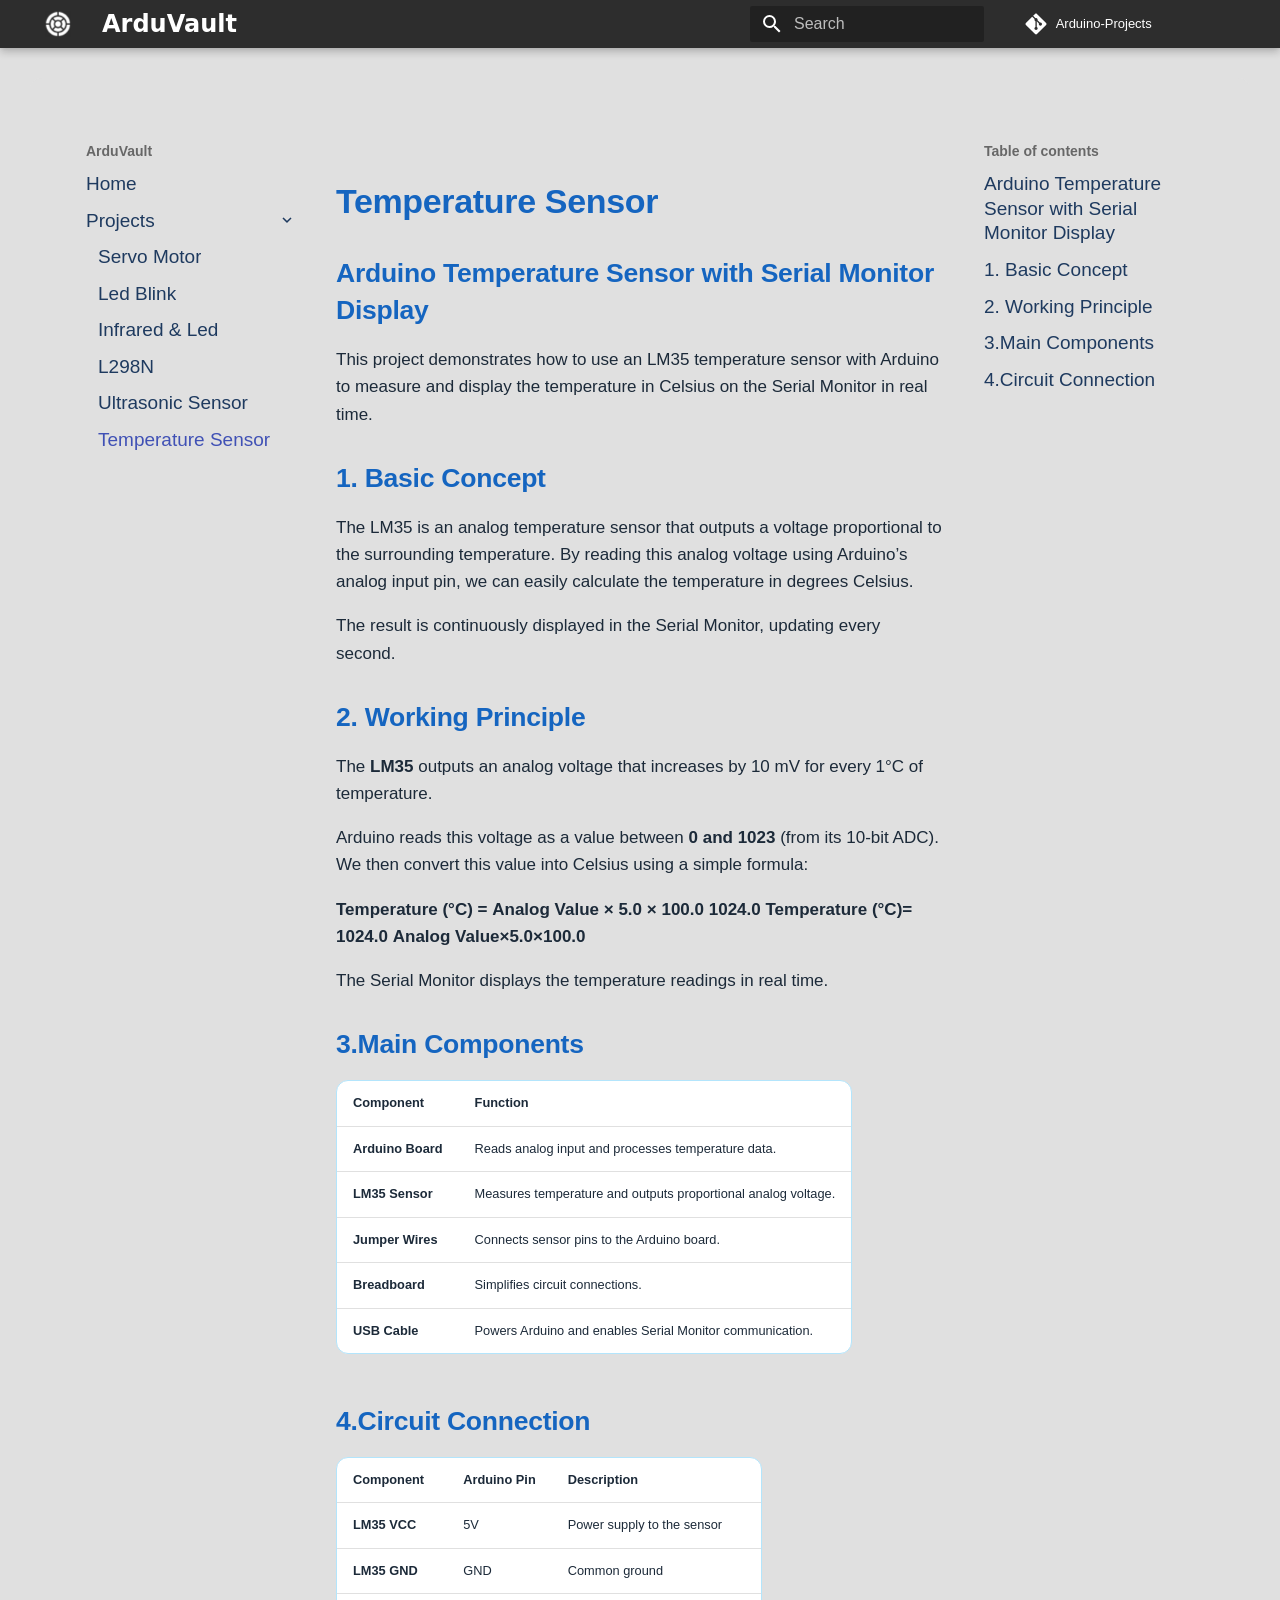
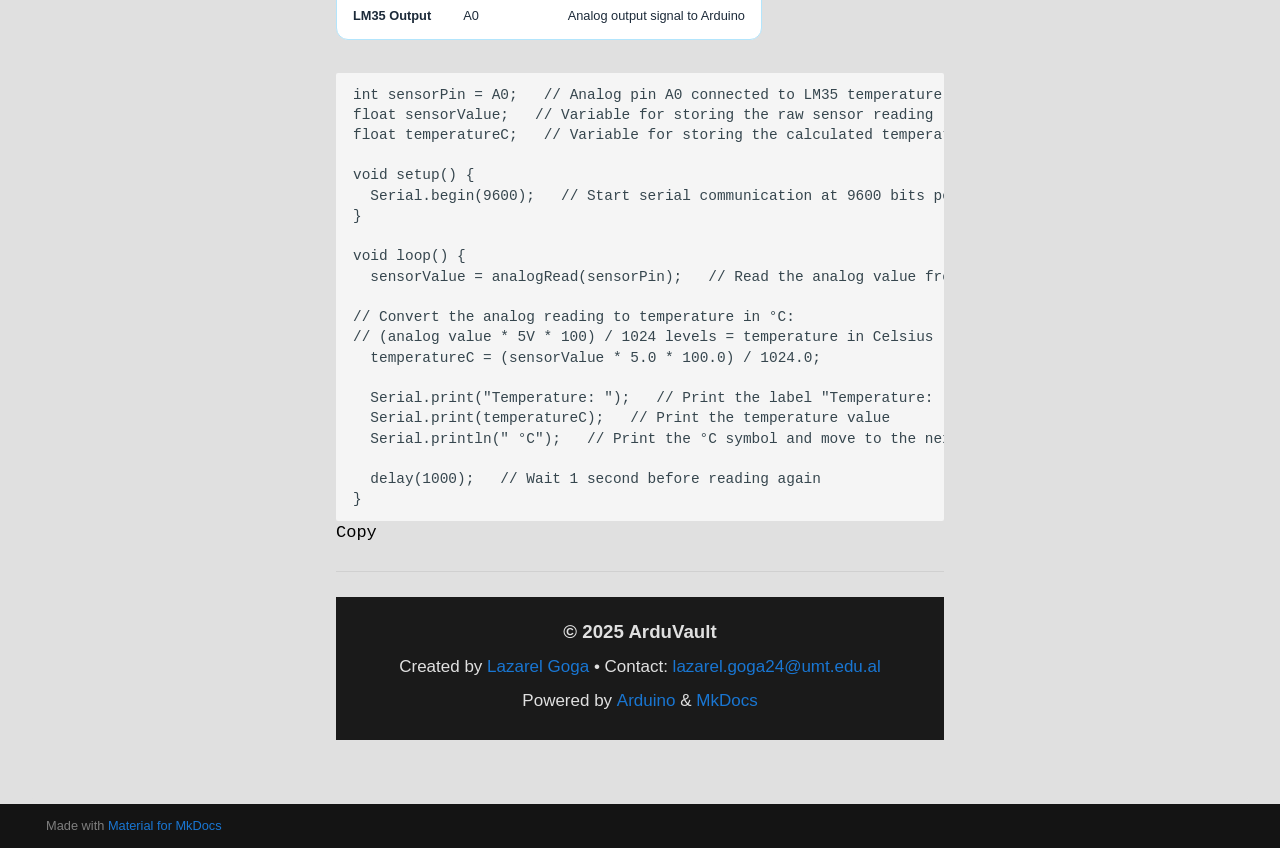
<file: projects/temperature/index.html>
<!doctype html>
<html lang="en" class="no-js">
  <head>
    
      <meta charset="utf-8">
      <meta name="viewport" content="width=device-width,initial-scale=1">
      
        <meta name="description" content="A collection of Arduino experiments and code.">
      
      
      
      
        <link rel="prev" href="../ultrasonic/">
      
      
      
      <link rel="icon" href="../../favicon-32x32.png">
      <meta name="generator" content="mkdocs-1.6.1, mkdocs-material-9.6.22">
    
    
      
        <title>Temperature Sensor - ArduVault</title>
      
    
    
      <link rel="stylesheet" href="../../assets/stylesheets/main.84d31ad4.min.css">
      
      


    
    
      
    
    
      
        
        
        <link rel="preconnect" href="https://fonts.gstatic.com" crossorigin>
        <link rel="stylesheet" href="https://fonts.googleapis.com/css?family=Roboto:300,300i,400,400i,700,700i%7CRoboto+Mono:400,400i,700,700i&display=fallback">
        <style>:root{--md-text-font:"Roboto";--md-code-font:"Roboto Mono"}</style>
      
    
    
      <link rel="stylesheet" href="../../stylesheets/custom.css">
    
    <script>__md_scope=new URL("../..",location),__md_hash=e=>[...e].reduce(((e,_)=>(e<<5)-e+_.charCodeAt(0)),0),__md_get=(e,_=localStorage,t=__md_scope)=>JSON.parse(_.getItem(t.pathname+"."+e)),__md_set=(e,_,t=localStorage,a=__md_scope)=>{try{t.setItem(a.pathname+"."+e,JSON.stringify(_))}catch(e){}}</script>
    
      

    
    
    
  </head>
  
  
    <body dir="ltr">
  
    
    <input class="md-toggle" data-md-toggle="drawer" type="checkbox" id="__drawer" autocomplete="off">
    <input class="md-toggle" data-md-toggle="search" type="checkbox" id="__search" autocomplete="off">
    <label class="md-overlay" for="__drawer"></label>
    <div data-md-component="skip">
      
        
        <a href="#arduino-temperature-sensor-with-serial-monitor-display" class="md-skip">
          Skip to content
        </a>
      
    </div>
    <div data-md-component="announce">
      
    </div>
    
    
      

  

<header class="md-header md-header--shadow" data-md-component="header">
  <nav class="md-header__inner md-grid" aria-label="Header">
    <a href="../.." title="ArduVault" class="md-header__button md-logo" aria-label="ArduVault" data-md-component="logo">
      
  <img src="../../android-chrome-512x512.png" alt="logo">

    </a>
    <label class="md-header__button md-icon" for="__drawer">
      
      <svg xmlns="http://www.w3.org/2000/svg" viewBox="0 0 24 24"><path d="M3 6h18v2H3zm0 5h18v2H3zm0 5h18v2H3z"/></svg>
    </label>
    <div class="md-header__title" data-md-component="header-title">
      <div class="md-header__ellipsis">
        <div class="md-header__topic">
          <span class="md-ellipsis">
            ArduVault
          </span>
        </div>
        <div class="md-header__topic" data-md-component="header-topic">
          <span class="md-ellipsis">
            
              Temperature Sensor
            
          </span>
        </div>
      </div>
    </div>
    
    
      <script>var palette=__md_get("__palette");if(palette&&palette.color){if("(prefers-color-scheme)"===palette.color.media){var media=matchMedia("(prefers-color-scheme: light)"),input=document.querySelector(media.matches?"[data-md-color-media='(prefers-color-scheme: light)']":"[data-md-color-media='(prefers-color-scheme: dark)']");palette.color.media=input.getAttribute("data-md-color-media"),palette.color.scheme=input.getAttribute("data-md-color-scheme"),palette.color.primary=input.getAttribute("data-md-color-primary"),palette.color.accent=input.getAttribute("data-md-color-accent")}for(var[key,value]of Object.entries(palette.color))document.body.setAttribute("data-md-color-"+key,value)}</script>
    
    
    
      
      
        <label class="md-header__button md-icon" for="__search">
          
          <svg xmlns="http://www.w3.org/2000/svg" viewBox="0 0 24 24"><path d="M9.5 3A6.5 6.5 0 0 1 16 9.5c0 1.61-.59 3.09-1.56 4.23l.27.27h.79l5 5-1.5 1.5-5-5v-.79l-.27-.27A6.52 6.52 0 0 1 9.5 16 6.5 6.5 0 0 1 3 9.5 6.5 6.5 0 0 1 9.5 3m0 2C7 5 5 7 5 9.5S7 14 9.5 14 14 12 14 9.5 12 5 9.5 5"/></svg>
        </label>
        <div class="md-search" data-md-component="search" role="dialog">
  <label class="md-search__overlay" for="__search"></label>
  <div class="md-search__inner" role="search">
    <form class="md-search__form" name="search">
      <input type="text" class="md-search__input" name="query" aria-label="Search" placeholder="Search" autocapitalize="off" autocorrect="off" autocomplete="off" spellcheck="false" data-md-component="search-query" required>
      <label class="md-search__icon md-icon" for="__search">
        
        <svg xmlns="http://www.w3.org/2000/svg" viewBox="0 0 24 24"><path d="M9.5 3A6.5 6.5 0 0 1 16 9.5c0 1.61-.59 3.09-1.56 4.23l.27.27h.79l5 5-1.5 1.5-5-5v-.79l-.27-.27A6.52 6.52 0 0 1 9.5 16 6.5 6.5 0 0 1 3 9.5 6.5 6.5 0 0 1 9.5 3m0 2C7 5 5 7 5 9.5S7 14 9.5 14 14 12 14 9.5 12 5 9.5 5"/></svg>
        
        <svg xmlns="http://www.w3.org/2000/svg" viewBox="0 0 24 24"><path d="M20 11v2H8l5.5 5.5-1.42 1.42L4.16 12l7.92-7.92L13.5 5.5 8 11z"/></svg>
      </label>
      <nav class="md-search__options" aria-label="Search">
        
        <button type="reset" class="md-search__icon md-icon" title="Clear" aria-label="Clear" tabindex="-1">
          
          <svg xmlns="http://www.w3.org/2000/svg" viewBox="0 0 24 24"><path d="M19 6.41 17.59 5 12 10.59 6.41 5 5 6.41 10.59 12 5 17.59 6.41 19 12 13.41 17.59 19 19 17.59 13.41 12z"/></svg>
        </button>
      </nav>
      
    </form>
    <div class="md-search__output">
      <div class="md-search__scrollwrap" tabindex="0" data-md-scrollfix>
        <div class="md-search-result" data-md-component="search-result">
          <div class="md-search-result__meta">
            Initializing search
          </div>
          <ol class="md-search-result__list" role="presentation"></ol>
        </div>
      </div>
    </div>
  </div>
</div>
      
    
    
      <div class="md-header__source">
        <a href="https://github.com/Lazarel123/Arduino-Projects.git" title="Go to repository" class="md-source" data-md-component="source">
  <div class="md-source__icon md-icon">
    
    <svg xmlns="http://www.w3.org/2000/svg" viewBox="0 0 448 512"><!--! Font Awesome Free 7.1.0 by @fontawesome - https://fontawesome.com License - https://fontawesome.com/license/free (Icons: CC BY 4.0, Fonts: SIL OFL 1.1, Code: MIT License) Copyright 2025 Fonticons, Inc.--><path d="M439.6 236.1 244 40.5c-5.4-5.5-12.8-8.5-20.4-8.5s-15 3-20.4 8.4L162.5 81l51.5 51.5c27.1-9.1 52.7 16.8 43.4 43.7l49.7 49.7c34.2-11.8 61.2 31 35.5 56.7-26.5 26.5-70.2-2.9-56-37.3L240.3 199v121.9c25.3 12.5 22.3 41.8 9.1 55-6.4 6.4-15.2 10.1-24.3 10.1s-17.8-3.6-24.3-10.1c-17.6-17.6-11.1-46.9 11.2-56v-123c-20.8-8.5-24.6-30.7-18.6-45L142.6 101 8.5 235.1C3 240.6 0 247.9 0 255.5s3 15 8.5 20.4l195.6 195.7c5.4 5.4 12.7 8.4 20.4 8.4s15-3 20.4-8.4l194.7-194.7c5.4-5.4 8.4-12.8 8.4-20.4s-3-15-8.4-20.4"/></svg>
  </div>
  <div class="md-source__repository">
    Arduino-Projects
  </div>
</a>
      </div>
    
  </nav>
  
</header>
    
    <div class="md-container" data-md-component="container">
      
      
        
          
        
      
      <main class="md-main" data-md-component="main">
        <div class="md-main__inner md-grid">
          
            
              
              <div class="md-sidebar md-sidebar--primary" data-md-component="sidebar" data-md-type="navigation" >
                <div class="md-sidebar__scrollwrap">
                  <div class="md-sidebar__inner">
                    



<nav class="md-nav md-nav--primary" aria-label="Navigation" data-md-level="0">
  <label class="md-nav__title" for="__drawer">
    <a href="../.." title="ArduVault" class="md-nav__button md-logo" aria-label="ArduVault" data-md-component="logo">
      
  <img src="../../android-chrome-512x512.png" alt="logo">

    </a>
    ArduVault
  </label>
  
    <div class="md-nav__source">
      <a href="https://github.com/Lazarel123/Arduino-Projects.git" title="Go to repository" class="md-source" data-md-component="source">
  <div class="md-source__icon md-icon">
    
    <svg xmlns="http://www.w3.org/2000/svg" viewBox="0 0 448 512"><!--! Font Awesome Free 7.1.0 by @fontawesome - https://fontawesome.com License - https://fontawesome.com/license/free (Icons: CC BY 4.0, Fonts: SIL OFL 1.1, Code: MIT License) Copyright 2025 Fonticons, Inc.--><path d="M439.6 236.1 244 40.5c-5.4-5.5-12.8-8.5-20.4-8.5s-15 3-20.4 8.4L162.5 81l51.5 51.5c27.1-9.1 52.7 16.8 43.4 43.7l49.7 49.7c34.2-11.8 61.2 31 35.5 56.7-26.5 26.5-70.2-2.9-56-37.3L240.3 199v121.9c25.3 12.5 22.3 41.8 9.1 55-6.4 6.4-15.2 10.1-24.3 10.1s-17.8-3.6-24.3-10.1c-17.6-17.6-11.1-46.9 11.2-56v-123c-20.8-8.5-24.6-30.7-18.6-45L142.6 101 8.5 235.1C3 240.6 0 247.9 0 255.5s3 15 8.5 20.4l195.6 195.7c5.4 5.4 12.7 8.4 20.4 8.4s15-3 20.4-8.4l194.7-194.7c5.4-5.4 8.4-12.8 8.4-20.4s-3-15-8.4-20.4"/></svg>
  </div>
  <div class="md-source__repository">
    Arduino-Projects
  </div>
</a>
    </div>
  
  <ul class="md-nav__list" data-md-scrollfix>
    
      
      
  
  
  
  
    <li class="md-nav__item">
      <a href="../.." class="md-nav__link">
        
  
  
  <span class="md-ellipsis">
    Home
    
  </span>
  

      </a>
    </li>
  

    
      
      
  
  
    
  
  
  
    
    
    
    
    
    <li class="md-nav__item md-nav__item--active md-nav__item--nested">
      
        
        
        <input class="md-nav__toggle md-toggle " type="checkbox" id="__nav_2" checked>
        
          
          <label class="md-nav__link" for="__nav_2" id="__nav_2_label" tabindex="0">
            
  
  
  <span class="md-ellipsis">
    Projects
    
  </span>
  

            <span class="md-nav__icon md-icon"></span>
          </label>
        
        <nav class="md-nav" data-md-level="1" aria-labelledby="__nav_2_label" aria-expanded="true">
          <label class="md-nav__title" for="__nav_2">
            <span class="md-nav__icon md-icon"></span>
            Projects
          </label>
          <ul class="md-nav__list" data-md-scrollfix>
            
              
                
  
  
  
  
    <li class="md-nav__item">
      <a href="../servo/" class="md-nav__link">
        
  
  
  <span class="md-ellipsis">
    Servo Motor
    
  </span>
  

      </a>
    </li>
  

              
            
              
                
  
  
  
  
    <li class="md-nav__item">
      <a href="../led/" class="md-nav__link">
        
  
  
  <span class="md-ellipsis">
    Led Blink
    
  </span>
  

      </a>
    </li>
  

              
            
              
                
  
  
  
  
    <li class="md-nav__item">
      <a href="../infrared/" class="md-nav__link">
        
  
  
  <span class="md-ellipsis">
    Infrared & Led
    
  </span>
  

      </a>
    </li>
  

              
            
              
                
  
  
  
  
    <li class="md-nav__item">
      <a href="../l298n/" class="md-nav__link">
        
  
  
  <span class="md-ellipsis">
    L298N
    
  </span>
  

      </a>
    </li>
  

              
            
              
                
  
  
  
  
    <li class="md-nav__item">
      <a href="../ultrasonic/" class="md-nav__link">
        
  
  
  <span class="md-ellipsis">
    Ultrasonic Sensor
    
  </span>
  

      </a>
    </li>
  

              
            
              
                
  
  
    
  
  
  
    <li class="md-nav__item md-nav__item--active">
      
      <input class="md-nav__toggle md-toggle" type="checkbox" id="__toc">
      
      
      
        <label class="md-nav__link md-nav__link--active" for="__toc">
          
  
  
  <span class="md-ellipsis">
    Temperature Sensor
    
  </span>
  

          <span class="md-nav__icon md-icon"></span>
        </label>
      
      <a href="./" class="md-nav__link md-nav__link--active">
        
  
  
  <span class="md-ellipsis">
    Temperature Sensor
    
  </span>
  

      </a>
      
        

<nav class="md-nav md-nav--secondary" aria-label="Table of contents">
  
  
  
  
    <label class="md-nav__title" for="__toc">
      <span class="md-nav__icon md-icon"></span>
      Table of contents
    </label>
    <ul class="md-nav__list" data-md-component="toc" data-md-scrollfix>
      
        <li class="md-nav__item">
  <a href="#arduino-temperature-sensor-with-serial-monitor-display" class="md-nav__link">
    <span class="md-ellipsis">
      Arduino Temperature Sensor with Serial Monitor Display
    </span>
  </a>
  
</li>
      
        <li class="md-nav__item">
  <a href="#1-basic-concept" class="md-nav__link">
    <span class="md-ellipsis">
      1. Basic Concept
    </span>
  </a>
  
</li>
      
        <li class="md-nav__item">
  <a href="#2-working-principle" class="md-nav__link">
    <span class="md-ellipsis">
      2. Working Principle
    </span>
  </a>
  
</li>
      
        <li class="md-nav__item">
  <a href="#3main-components" class="md-nav__link">
    <span class="md-ellipsis">
      3.Main Components
    </span>
  </a>
  
</li>
      
        <li class="md-nav__item">
  <a href="#4circuit-connection" class="md-nav__link">
    <span class="md-ellipsis">
      4.Circuit Connection
    </span>
  </a>
  
</li>
      
    </ul>
  
</nav>
      
    </li>
  

              
            
          </ul>
        </nav>
      
    </li>
  

    
  </ul>
</nav>
                  </div>
                </div>
              </div>
            
            
              
              <div class="md-sidebar md-sidebar--secondary" data-md-component="sidebar" data-md-type="toc" >
                <div class="md-sidebar__scrollwrap">
                  <div class="md-sidebar__inner">
                    

<nav class="md-nav md-nav--secondary" aria-label="Table of contents">
  
  
  
  
    <label class="md-nav__title" for="__toc">
      <span class="md-nav__icon md-icon"></span>
      Table of contents
    </label>
    <ul class="md-nav__list" data-md-component="toc" data-md-scrollfix>
      
        <li class="md-nav__item">
  <a href="#arduino-temperature-sensor-with-serial-monitor-display" class="md-nav__link">
    <span class="md-ellipsis">
      Arduino Temperature Sensor with Serial Monitor Display
    </span>
  </a>
  
</li>
      
        <li class="md-nav__item">
  <a href="#1-basic-concept" class="md-nav__link">
    <span class="md-ellipsis">
      1. Basic Concept
    </span>
  </a>
  
</li>
      
        <li class="md-nav__item">
  <a href="#2-working-principle" class="md-nav__link">
    <span class="md-ellipsis">
      2. Working Principle
    </span>
  </a>
  
</li>
      
        <li class="md-nav__item">
  <a href="#3main-components" class="md-nav__link">
    <span class="md-ellipsis">
      3.Main Components
    </span>
  </a>
  
</li>
      
        <li class="md-nav__item">
  <a href="#4circuit-connection" class="md-nav__link">
    <span class="md-ellipsis">
      4.Circuit Connection
    </span>
  </a>
  
</li>
      
    </ul>
  
</nav>
                  </div>
                </div>
              </div>
            
          
          
            <div class="md-content" data-md-component="content">
              <article class="md-content__inner md-typeset">
                
                  


  
  


  <h1>Temperature Sensor</h1>

<h2 id="arduino-temperature-sensor-with-serial-monitor-display">Arduino Temperature Sensor with Serial Monitor Display</h2>
<p>This project demonstrates how to use an LM35 temperature sensor with Arduino to measure and display the temperature in Celsius on the Serial Monitor in real time.</p>
<h2 id="1-basic-concept">1. Basic Concept</h2>
<p>The LM35 is an analog temperature sensor that outputs a voltage proportional to the surrounding temperature.
By reading this analog voltage using Arduino’s analog input pin, we can easily calculate the temperature in degrees Celsius.</p>
<p>The result is continuously displayed in the Serial Monitor, updating every second.</p>
<h2 id="2-working-principle">2. Working Principle</h2>
<p>The <strong>LM35</strong> outputs an analog voltage that increases by 10 mV for every 1°C of temperature.</p>
<p>Arduino reads this voltage as a value between <strong>0 and 1023</strong> (from its 10-bit ADC).
We then convert this value into Celsius using a simple formula:</p>
<p><strong>Temperature (°C)</strong>
<strong>=</strong>
<strong>Analog Value</strong>
<strong>×</strong>
<strong>5.0</strong>
<strong>×</strong>
<strong>100.0</strong>
<strong>1024.0</strong>
<strong>Temperature (°C)=</strong>
<strong>1024.0</strong>
<strong>Analog Value×5.0×100.0</strong>
    ​</p>
<p>The Serial Monitor displays the temperature readings in real time.</p>
<h2 id="3main-components">3.Main Components</h2>
<table>
<thead>
<tr>
<th>Component</th>
<th>Function</th>
</tr>
</thead>
<tbody>
<tr>
<td><strong>Arduino Board</strong></td>
<td>Reads analog input and processes temperature data.</td>
</tr>
<tr>
<td><strong>LM35 Sensor</strong></td>
<td>Measures temperature and outputs proportional analog voltage.</td>
</tr>
<tr>
<td><strong>Jumper Wires</strong></td>
<td>Connects sensor pins to the Arduino board.</td>
</tr>
<tr>
<td><strong>Breadboard</strong></td>
<td>Simplifies circuit connections.</td>
</tr>
<tr>
<td><strong>USB Cable</strong></td>
<td>Powers Arduino and enables Serial Monitor communication.</td>
</tr>
</tbody>
</table>
<h2 id="4circuit-connection">4.Circuit Connection</h2>
<table>
<thead>
<tr>
<th>Component</th>
<th>Arduino Pin</th>
<th>Description</th>
</tr>
</thead>
<tbody>
<tr>
<td><strong>LM35 VCC</strong></td>
<td>5V</td>
<td>Power supply to the sensor</td>
</tr>
<tr>
<td><strong>LM35 GND</strong></td>
<td>GND</td>
<td>Common ground</td>
</tr>
<tr>
<td><strong>LM35 Output</strong></td>
<td>A0</td>
<td>Analog output signal to Arduino</td>
</tr>
</tbody>
</table>
<div class="codehilite"><pre><span></span><code><span class="kt">int</span><span class="w"> </span><span class="n">sensorPin</span><span class="w"> </span><span class="o">=</span><span class="w"> </span><span class="n">A0</span><span class="p">;</span><span class="w">   </span><span class="c1">// Analog pin A0 connected to LM35 temperature sensor</span>
<span class="kt">float</span><span class="w"> </span><span class="n">sensorValue</span><span class="p">;</span><span class="w">   </span><span class="c1">// Variable for storing the raw sensor reading (0–1023)</span>
<span class="kt">float</span><span class="w"> </span><span class="n">temperatureC</span><span class="p">;</span><span class="w">   </span><span class="c1">// Variable for storing the calculated temperature in Celsius</span>

<span class="kt">void</span><span class="w"> </span><span class="nf">setup</span><span class="p">()</span><span class="w"> </span><span class="p">{</span>
<span class="w">  </span><span class="n">Serial</span><span class="p">.</span><span class="n">begin</span><span class="p">(</span><span class="mi">9600</span><span class="p">);</span><span class="w">   </span><span class="c1">// Start serial communication at 9600 bits per second</span>
<span class="p">}</span>

<span class="kt">void</span><span class="w"> </span><span class="nf">loop</span><span class="p">()</span><span class="w"> </span><span class="p">{</span>
<span class="w">  </span><span class="n">sensorValue</span><span class="w"> </span><span class="o">=</span><span class="w"> </span><span class="n">analogRead</span><span class="p">(</span><span class="n">sensorPin</span><span class="p">);</span><span class="w">   </span><span class="c1">// Read the analog value from LM35 (0 to 1023)</span>

<span class="c1">// Convert the analog reading to temperature in °C:</span>
<span class="c1">// (analog value * 5V * 100) / 1024 levels = temperature in Celsius</span>
<span class="w">  </span><span class="n">temperatureC</span><span class="w"> </span><span class="o">=</span><span class="w"> </span><span class="p">(</span><span class="n">sensorValue</span><span class="w"> </span><span class="o">*</span><span class="w"> </span><span class="mf">5.0</span><span class="w"> </span><span class="o">*</span><span class="w"> </span><span class="mf">100.0</span><span class="p">)</span><span class="w"> </span><span class="o">/</span><span class="w"> </span><span class="mf">1024.0</span><span class="p">;</span>

<span class="w">  </span><span class="n">Serial</span><span class="p">.</span><span class="n">print</span><span class="p">(</span><span class="s">&quot;Temperature: &quot;</span><span class="p">);</span><span class="w">   </span><span class="c1">// Print the label &quot;Temperature: &quot; to the Serial Monitor</span>
<span class="w">  </span><span class="n">Serial</span><span class="p">.</span><span class="n">print</span><span class="p">(</span><span class="n">temperatureC</span><span class="p">);</span><span class="w">   </span><span class="c1">// Print the temperature value</span>
<span class="w">  </span><span class="n">Serial</span><span class="p">.</span><span class="n">println</span><span class="p">(</span><span class="s">&quot; °C&quot;</span><span class="p">);</span><span class="w">   </span><span class="c1">// Print the °C symbol and move to the next line</span>

<span class="w">  </span><span class="n">delay</span><span class="p">(</span><span class="mi">1000</span><span class="p">);</span><span class="w">   </span><span class="c1">// Wait 1 second before reading again</span>
<span class="p">}</span>
</code></pre></div>

<hr />
<footer style="background-color:#1A1A1A; color:#E0E0E0; text-align:center; padding:1rem; margin:0; width:100%;">
  <p style="margin:0; font-weight:bold; font-size:1.1em;">© 2025 ArduVault</p>
  <p style="margin:0.3rem 0;">
    Created by 
    <a href="https://github.com/Lazarel123" style="color:#64B5F6; text-decoration:none;">Lazarel Goga</a> • 
    Contact: <a href="mailto:lazarel.goga24@umt.edu.al" style="color:#64B5F6; text-decoration:none;">lazarel.goga24@umt.edu.al</a>
  </p>
  <p style="margin:0.3rem 0;">
    Powered by <a href="https://arduino.cc" style="color:#64B5F6; text-decoration:none;">Arduino</a> &amp; 
    <a href="https://www.mkdocs.org/" style="color:#64B5F6; text-decoration:none;">MkDocs</a>
  </p>
</footer>












                
              </article>
            </div>
          
          
<script>var target=document.getElementById(location.hash.slice(1));target&&target.name&&(target.checked=target.name.startsWith("__tabbed_"))</script>
        </div>
        
      </main>
      
        <footer class="md-footer">
  
  <div class="md-footer-meta md-typeset">
    <div class="md-footer-meta__inner md-grid">
      <div class="md-copyright">
  
  
    Made with
    <a href="https://squidfunk.github.io/mkdocs-material/" target="_blank" rel="noopener">
      Material for MkDocs
    </a>
  
</div>
      
    </div>
  </div>
</footer>
      
    </div>
    <div class="md-dialog" data-md-component="dialog">
      <div class="md-dialog__inner md-typeset"></div>
    </div>
    
    
    
      
      <script id="__config" type="application/json">{"base": "../..", "features": [], "search": "../../assets/javascripts/workers/search.973d3a69.min.js", "tags": null, "translations": {"clipboard.copied": "Copied to clipboard", "clipboard.copy": "Copy to clipboard", "search.result.more.one": "1 more on this page", "search.result.more.other": "# more on this page", "search.result.none": "No matching documents", "search.result.one": "1 matching document", "search.result.other": "# matching documents", "search.result.placeholder": "Type to start searching", "search.result.term.missing": "Missing", "select.version": "Select version"}, "version": null}</script>
    
    
      <script src="../../assets/javascripts/bundle.f55a23d4.min.js"></script>
      
        <script src="../../js/copy.js"></script>
      
    
  </body>
</html>
</file>
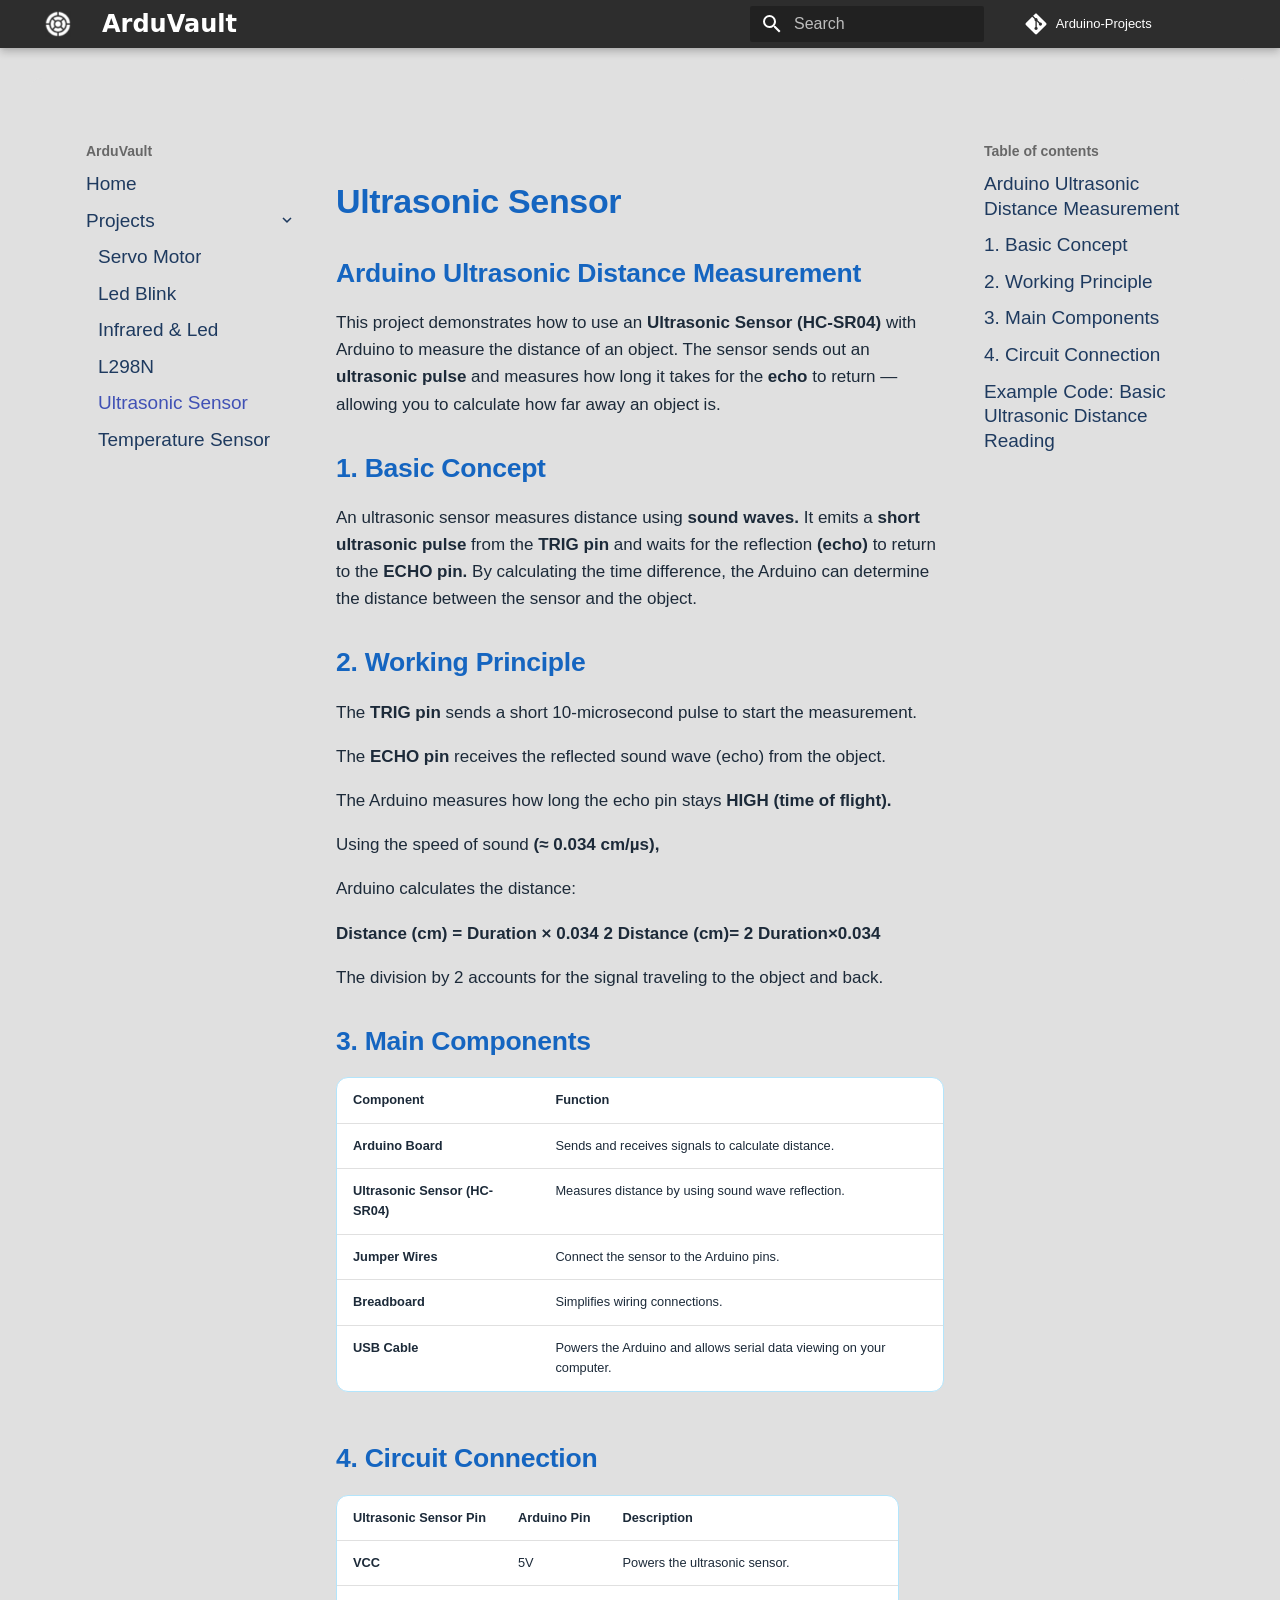
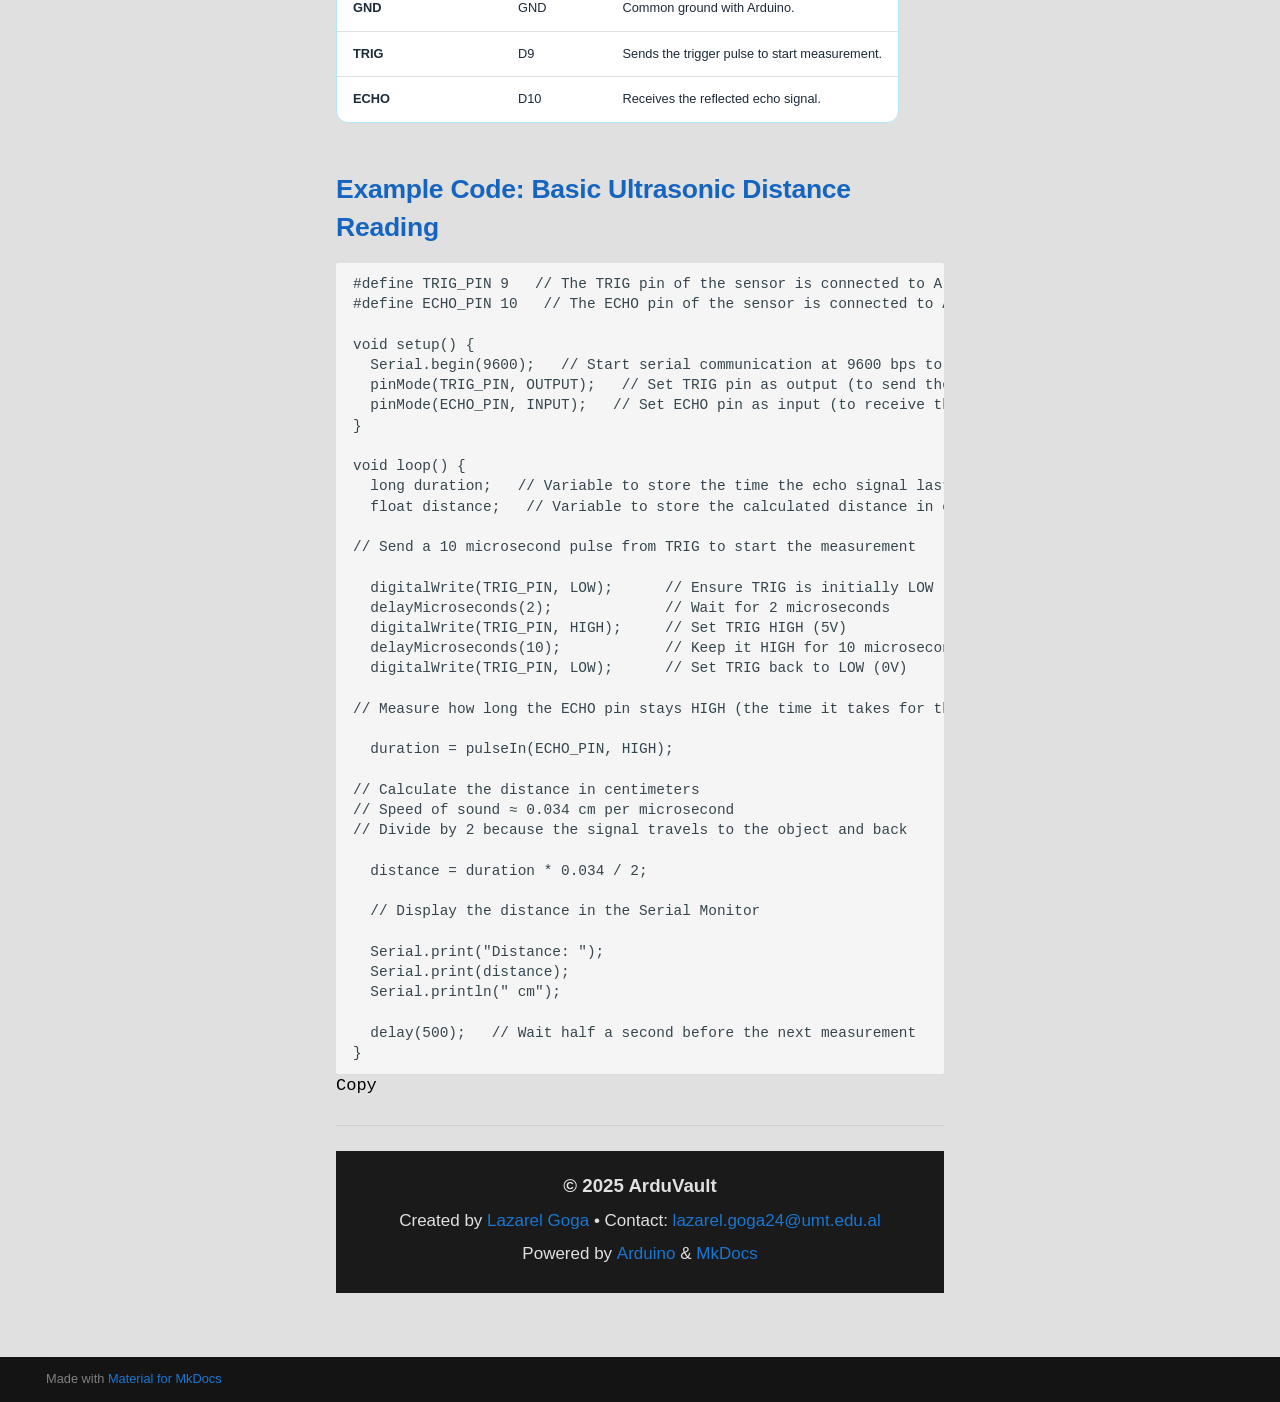
<file: projects/ultrasonic/index.html>
<!doctype html>
<html lang="en" class="no-js">
  <head>
    
      <meta charset="utf-8">
      <meta name="viewport" content="width=device-width,initial-scale=1">
      
        <meta name="description" content="A collection of Arduino experiments and code.">
      
      
      
      
        <link rel="prev" href="../l298n/">
      
      
        <link rel="next" href="../temperature/">
      
      
      <link rel="icon" href="../../favicon-32x32.png">
      <meta name="generator" content="mkdocs-1.6.1, mkdocs-material-9.6.22">
    
    
      
        <title>Ultrasonic Sensor - ArduVault</title>
      
    
    
      <link rel="stylesheet" href="../../assets/stylesheets/main.84d31ad4.min.css">
      
      


    
    
      
    
    
      
        
        
        <link rel="preconnect" href="https://fonts.gstatic.com" crossorigin>
        <link rel="stylesheet" href="https://fonts.googleapis.com/css?family=Roboto:300,300i,400,400i,700,700i%7CRoboto+Mono:400,400i,700,700i&display=fallback">
        <style>:root{--md-text-font:"Roboto";--md-code-font:"Roboto Mono"}</style>
      
    
    
      <link rel="stylesheet" href="../../stylesheets/custom.css">
    
    <script>__md_scope=new URL("../..",location),__md_hash=e=>[...e].reduce(((e,_)=>(e<<5)-e+_.charCodeAt(0)),0),__md_get=(e,_=localStorage,t=__md_scope)=>JSON.parse(_.getItem(t.pathname+"."+e)),__md_set=(e,_,t=localStorage,a=__md_scope)=>{try{t.setItem(a.pathname+"."+e,JSON.stringify(_))}catch(e){}}</script>
    
      

    
    
    
  </head>
  
  
    <body dir="ltr">
  
    
    <input class="md-toggle" data-md-toggle="drawer" type="checkbox" id="__drawer" autocomplete="off">
    <input class="md-toggle" data-md-toggle="search" type="checkbox" id="__search" autocomplete="off">
    <label class="md-overlay" for="__drawer"></label>
    <div data-md-component="skip">
      
        
        <a href="#arduino-ultrasonic-distance-measurement" class="md-skip">
          Skip to content
        </a>
      
    </div>
    <div data-md-component="announce">
      
    </div>
    
    
      

  

<header class="md-header md-header--shadow" data-md-component="header">
  <nav class="md-header__inner md-grid" aria-label="Header">
    <a href="../.." title="ArduVault" class="md-header__button md-logo" aria-label="ArduVault" data-md-component="logo">
      
  <img src="../../android-chrome-512x512.png" alt="logo">

    </a>
    <label class="md-header__button md-icon" for="__drawer">
      
      <svg xmlns="http://www.w3.org/2000/svg" viewBox="0 0 24 24"><path d="M3 6h18v2H3zm0 5h18v2H3zm0 5h18v2H3z"/></svg>
    </label>
    <div class="md-header__title" data-md-component="header-title">
      <div class="md-header__ellipsis">
        <div class="md-header__topic">
          <span class="md-ellipsis">
            ArduVault
          </span>
        </div>
        <div class="md-header__topic" data-md-component="header-topic">
          <span class="md-ellipsis">
            
              Ultrasonic Sensor
            
          </span>
        </div>
      </div>
    </div>
    
    
      <script>var palette=__md_get("__palette");if(palette&&palette.color){if("(prefers-color-scheme)"===palette.color.media){var media=matchMedia("(prefers-color-scheme: light)"),input=document.querySelector(media.matches?"[data-md-color-media='(prefers-color-scheme: light)']":"[data-md-color-media='(prefers-color-scheme: dark)']");palette.color.media=input.getAttribute("data-md-color-media"),palette.color.scheme=input.getAttribute("data-md-color-scheme"),palette.color.primary=input.getAttribute("data-md-color-primary"),palette.color.accent=input.getAttribute("data-md-color-accent")}for(var[key,value]of Object.entries(palette.color))document.body.setAttribute("data-md-color-"+key,value)}</script>
    
    
    
      
      
        <label class="md-header__button md-icon" for="__search">
          
          <svg xmlns="http://www.w3.org/2000/svg" viewBox="0 0 24 24"><path d="M9.5 3A6.5 6.5 0 0 1 16 9.5c0 1.61-.59 3.09-1.56 4.23l.27.27h.79l5 5-1.5 1.5-5-5v-.79l-.27-.27A6.52 6.52 0 0 1 9.5 16 6.5 6.5 0 0 1 3 9.5 6.5 6.5 0 0 1 9.5 3m0 2C7 5 5 7 5 9.5S7 14 9.5 14 14 12 14 9.5 12 5 9.5 5"/></svg>
        </label>
        <div class="md-search" data-md-component="search" role="dialog">
  <label class="md-search__overlay" for="__search"></label>
  <div class="md-search__inner" role="search">
    <form class="md-search__form" name="search">
      <input type="text" class="md-search__input" name="query" aria-label="Search" placeholder="Search" autocapitalize="off" autocorrect="off" autocomplete="off" spellcheck="false" data-md-component="search-query" required>
      <label class="md-search__icon md-icon" for="__search">
        
        <svg xmlns="http://www.w3.org/2000/svg" viewBox="0 0 24 24"><path d="M9.5 3A6.5 6.5 0 0 1 16 9.5c0 1.61-.59 3.09-1.56 4.23l.27.27h.79l5 5-1.5 1.5-5-5v-.79l-.27-.27A6.52 6.52 0 0 1 9.5 16 6.5 6.5 0 0 1 3 9.5 6.5 6.5 0 0 1 9.5 3m0 2C7 5 5 7 5 9.5S7 14 9.5 14 14 12 14 9.5 12 5 9.5 5"/></svg>
        
        <svg xmlns="http://www.w3.org/2000/svg" viewBox="0 0 24 24"><path d="M20 11v2H8l5.5 5.5-1.42 1.42L4.16 12l7.92-7.92L13.5 5.5 8 11z"/></svg>
      </label>
      <nav class="md-search__options" aria-label="Search">
        
        <button type="reset" class="md-search__icon md-icon" title="Clear" aria-label="Clear" tabindex="-1">
          
          <svg xmlns="http://www.w3.org/2000/svg" viewBox="0 0 24 24"><path d="M19 6.41 17.59 5 12 10.59 6.41 5 5 6.41 10.59 12 5 17.59 6.41 19 12 13.41 17.59 19 19 17.59 13.41 12z"/></svg>
        </button>
      </nav>
      
    </form>
    <div class="md-search__output">
      <div class="md-search__scrollwrap" tabindex="0" data-md-scrollfix>
        <div class="md-search-result" data-md-component="search-result">
          <div class="md-search-result__meta">
            Initializing search
          </div>
          <ol class="md-search-result__list" role="presentation"></ol>
        </div>
      </div>
    </div>
  </div>
</div>
      
    
    
      <div class="md-header__source">
        <a href="https://github.com/Lazarel123/Arduino-Projects.git" title="Go to repository" class="md-source" data-md-component="source">
  <div class="md-source__icon md-icon">
    
    <svg xmlns="http://www.w3.org/2000/svg" viewBox="0 0 448 512"><!--! Font Awesome Free 7.1.0 by @fontawesome - https://fontawesome.com License - https://fontawesome.com/license/free (Icons: CC BY 4.0, Fonts: SIL OFL 1.1, Code: MIT License) Copyright 2025 Fonticons, Inc.--><path d="M439.6 236.1 244 40.5c-5.4-5.5-12.8-8.5-20.4-8.5s-15 3-20.4 8.4L162.5 81l51.5 51.5c27.1-9.1 52.7 16.8 43.4 43.7l49.7 49.7c34.2-11.8 61.2 31 35.5 56.7-26.5 26.5-70.2-2.9-56-37.3L240.3 199v121.9c25.3 12.5 22.3 41.8 9.1 55-6.4 6.4-15.2 10.1-24.3 10.1s-17.8-3.6-24.3-10.1c-17.6-17.6-11.1-46.9 11.2-56v-123c-20.8-8.5-24.6-30.7-18.6-45L142.6 101 8.5 235.1C3 240.6 0 247.9 0 255.5s3 15 8.5 20.4l195.6 195.7c5.4 5.4 12.7 8.4 20.4 8.4s15-3 20.4-8.4l194.7-194.7c5.4-5.4 8.4-12.8 8.4-20.4s-3-15-8.4-20.4"/></svg>
  </div>
  <div class="md-source__repository">
    Arduino-Projects
  </div>
</a>
      </div>
    
  </nav>
  
</header>
    
    <div class="md-container" data-md-component="container">
      
      
        
          
        
      
      <main class="md-main" data-md-component="main">
        <div class="md-main__inner md-grid">
          
            
              
              <div class="md-sidebar md-sidebar--primary" data-md-component="sidebar" data-md-type="navigation" >
                <div class="md-sidebar__scrollwrap">
                  <div class="md-sidebar__inner">
                    



<nav class="md-nav md-nav--primary" aria-label="Navigation" data-md-level="0">
  <label class="md-nav__title" for="__drawer">
    <a href="../.." title="ArduVault" class="md-nav__button md-logo" aria-label="ArduVault" data-md-component="logo">
      
  <img src="../../android-chrome-512x512.png" alt="logo">

    </a>
    ArduVault
  </label>
  
    <div class="md-nav__source">
      <a href="https://github.com/Lazarel123/Arduino-Projects.git" title="Go to repository" class="md-source" data-md-component="source">
  <div class="md-source__icon md-icon">
    
    <svg xmlns="http://www.w3.org/2000/svg" viewBox="0 0 448 512"><!--! Font Awesome Free 7.1.0 by @fontawesome - https://fontawesome.com License - https://fontawesome.com/license/free (Icons: CC BY 4.0, Fonts: SIL OFL 1.1, Code: MIT License) Copyright 2025 Fonticons, Inc.--><path d="M439.6 236.1 244 40.5c-5.4-5.5-12.8-8.5-20.4-8.5s-15 3-20.4 8.4L162.5 81l51.5 51.5c27.1-9.1 52.7 16.8 43.4 43.7l49.7 49.7c34.2-11.8 61.2 31 35.5 56.7-26.5 26.5-70.2-2.9-56-37.3L240.3 199v121.9c25.3 12.5 22.3 41.8 9.1 55-6.4 6.4-15.2 10.1-24.3 10.1s-17.8-3.6-24.3-10.1c-17.6-17.6-11.1-46.9 11.2-56v-123c-20.8-8.5-24.6-30.7-18.6-45L142.6 101 8.5 235.1C3 240.6 0 247.9 0 255.5s3 15 8.5 20.4l195.6 195.7c5.4 5.4 12.7 8.4 20.4 8.4s15-3 20.4-8.4l194.7-194.7c5.4-5.4 8.4-12.8 8.4-20.4s-3-15-8.4-20.4"/></svg>
  </div>
  <div class="md-source__repository">
    Arduino-Projects
  </div>
</a>
    </div>
  
  <ul class="md-nav__list" data-md-scrollfix>
    
      
      
  
  
  
  
    <li class="md-nav__item">
      <a href="../.." class="md-nav__link">
        
  
  
  <span class="md-ellipsis">
    Home
    
  </span>
  

      </a>
    </li>
  

    
      
      
  
  
    
  
  
  
    
    
    
    
    
    <li class="md-nav__item md-nav__item--active md-nav__item--nested">
      
        
        
        <input class="md-nav__toggle md-toggle " type="checkbox" id="__nav_2" checked>
        
          
          <label class="md-nav__link" for="__nav_2" id="__nav_2_label" tabindex="0">
            
  
  
  <span class="md-ellipsis">
    Projects
    
  </span>
  

            <span class="md-nav__icon md-icon"></span>
          </label>
        
        <nav class="md-nav" data-md-level="1" aria-labelledby="__nav_2_label" aria-expanded="true">
          <label class="md-nav__title" for="__nav_2">
            <span class="md-nav__icon md-icon"></span>
            Projects
          </label>
          <ul class="md-nav__list" data-md-scrollfix>
            
              
                
  
  
  
  
    <li class="md-nav__item">
      <a href="../servo/" class="md-nav__link">
        
  
  
  <span class="md-ellipsis">
    Servo Motor
    
  </span>
  

      </a>
    </li>
  

              
            
              
                
  
  
  
  
    <li class="md-nav__item">
      <a href="../led/" class="md-nav__link">
        
  
  
  <span class="md-ellipsis">
    Led Blink
    
  </span>
  

      </a>
    </li>
  

              
            
              
                
  
  
  
  
    <li class="md-nav__item">
      <a href="../infrared/" class="md-nav__link">
        
  
  
  <span class="md-ellipsis">
    Infrared & Led
    
  </span>
  

      </a>
    </li>
  

              
            
              
                
  
  
  
  
    <li class="md-nav__item">
      <a href="../l298n/" class="md-nav__link">
        
  
  
  <span class="md-ellipsis">
    L298N
    
  </span>
  

      </a>
    </li>
  

              
            
              
                
  
  
    
  
  
  
    <li class="md-nav__item md-nav__item--active">
      
      <input class="md-nav__toggle md-toggle" type="checkbox" id="__toc">
      
      
      
        <label class="md-nav__link md-nav__link--active" for="__toc">
          
  
  
  <span class="md-ellipsis">
    Ultrasonic Sensor
    
  </span>
  

          <span class="md-nav__icon md-icon"></span>
        </label>
      
      <a href="./" class="md-nav__link md-nav__link--active">
        
  
  
  <span class="md-ellipsis">
    Ultrasonic Sensor
    
  </span>
  

      </a>
      
        

<nav class="md-nav md-nav--secondary" aria-label="Table of contents">
  
  
  
  
    <label class="md-nav__title" for="__toc">
      <span class="md-nav__icon md-icon"></span>
      Table of contents
    </label>
    <ul class="md-nav__list" data-md-component="toc" data-md-scrollfix>
      
        <li class="md-nav__item">
  <a href="#arduino-ultrasonic-distance-measurement" class="md-nav__link">
    <span class="md-ellipsis">
      Arduino Ultrasonic Distance Measurement
    </span>
  </a>
  
</li>
      
        <li class="md-nav__item">
  <a href="#1-basic-concept" class="md-nav__link">
    <span class="md-ellipsis">
      1. Basic Concept
    </span>
  </a>
  
</li>
      
        <li class="md-nav__item">
  <a href="#2-working-principle" class="md-nav__link">
    <span class="md-ellipsis">
      2. Working Principle
    </span>
  </a>
  
</li>
      
        <li class="md-nav__item">
  <a href="#3-main-components" class="md-nav__link">
    <span class="md-ellipsis">
      3. Main Components
    </span>
  </a>
  
</li>
      
        <li class="md-nav__item">
  <a href="#4-circuit-connection" class="md-nav__link">
    <span class="md-ellipsis">
      4. Circuit Connection
    </span>
  </a>
  
</li>
      
        <li class="md-nav__item">
  <a href="#example-code-basic-ultrasonic-distance-reading" class="md-nav__link">
    <span class="md-ellipsis">
      Example Code: Basic Ultrasonic Distance Reading
    </span>
  </a>
  
</li>
      
    </ul>
  
</nav>
      
    </li>
  

              
            
              
                
  
  
  
  
    <li class="md-nav__item">
      <a href="../temperature/" class="md-nav__link">
        
  
  
  <span class="md-ellipsis">
    Temperature Sensor
    
  </span>
  

      </a>
    </li>
  

              
            
          </ul>
        </nav>
      
    </li>
  

    
  </ul>
</nav>
                  </div>
                </div>
              </div>
            
            
              
              <div class="md-sidebar md-sidebar--secondary" data-md-component="sidebar" data-md-type="toc" >
                <div class="md-sidebar__scrollwrap">
                  <div class="md-sidebar__inner">
                    

<nav class="md-nav md-nav--secondary" aria-label="Table of contents">
  
  
  
  
    <label class="md-nav__title" for="__toc">
      <span class="md-nav__icon md-icon"></span>
      Table of contents
    </label>
    <ul class="md-nav__list" data-md-component="toc" data-md-scrollfix>
      
        <li class="md-nav__item">
  <a href="#arduino-ultrasonic-distance-measurement" class="md-nav__link">
    <span class="md-ellipsis">
      Arduino Ultrasonic Distance Measurement
    </span>
  </a>
  
</li>
      
        <li class="md-nav__item">
  <a href="#1-basic-concept" class="md-nav__link">
    <span class="md-ellipsis">
      1. Basic Concept
    </span>
  </a>
  
</li>
      
        <li class="md-nav__item">
  <a href="#2-working-principle" class="md-nav__link">
    <span class="md-ellipsis">
      2. Working Principle
    </span>
  </a>
  
</li>
      
        <li class="md-nav__item">
  <a href="#3-main-components" class="md-nav__link">
    <span class="md-ellipsis">
      3. Main Components
    </span>
  </a>
  
</li>
      
        <li class="md-nav__item">
  <a href="#4-circuit-connection" class="md-nav__link">
    <span class="md-ellipsis">
      4. Circuit Connection
    </span>
  </a>
  
</li>
      
        <li class="md-nav__item">
  <a href="#example-code-basic-ultrasonic-distance-reading" class="md-nav__link">
    <span class="md-ellipsis">
      Example Code: Basic Ultrasonic Distance Reading
    </span>
  </a>
  
</li>
      
    </ul>
  
</nav>
                  </div>
                </div>
              </div>
            
          
          
            <div class="md-content" data-md-component="content">
              <article class="md-content__inner md-typeset">
                
                  


  
  


  <h1>Ultrasonic Sensor</h1>

<h2 id="arduino-ultrasonic-distance-measurement">Arduino Ultrasonic Distance Measurement</h2>
<p>This project demonstrates how to use an <strong>Ultrasonic Sensor (HC-SR04)</strong> with Arduino to measure the distance of an object.
The sensor sends out an <strong>ultrasonic pulse</strong> and measures how long it takes for the <strong>echo</strong> to return — allowing you to calculate how far away an object is.</p>
<h2 id="1-basic-concept">1. Basic Concept</h2>
<p>An ultrasonic sensor measures distance using <strong>sound waves.</strong>
It emits a <strong>short ultrasonic pulse</strong> from the <strong>TRIG pin</strong> and waits for the reflection <strong>(echo)</strong> to return to the <strong>ECHO pin.</strong>
By calculating the time difference, the Arduino can determine the distance between the sensor and the object.</p>
<h2 id="2-working-principle">2. Working Principle</h2>
<p>The <strong>TRIG pin</strong> sends a short 10-microsecond pulse to start the measurement.</p>
<p>The <strong>ECHO pin</strong> receives the reflected sound wave (echo) from the object.</p>
<p>The Arduino measures how long the echo pin stays <strong>HIGH (time of flight).</strong></p>
<p>Using the speed of sound <strong>(≈ 0.034 cm/µs),</strong> </p>
<p>Arduino calculates the distance:</p>
<p><strong>Distance (cm)</strong>
<strong>=</strong>
<strong>Duration</strong>
<strong>×</strong>
<strong>0.034</strong>
<strong>2</strong>
<strong>Distance (cm)=</strong>
<strong>2</strong>
<strong>Duration×0.034</strong>
    ​</p>
<p>The division by 2 accounts for the signal traveling to the object and back.</p>
<h2 id="3-main-components">3. Main Components</h2>
<table>
<thead>
<tr>
<th>Component</th>
<th>Function</th>
</tr>
</thead>
<tbody>
<tr>
<td><strong>Arduino Board</strong></td>
<td>Sends and receives signals to calculate distance.</td>
</tr>
<tr>
<td><strong>Ultrasonic Sensor (HC-SR04)</strong></td>
<td>Measures distance by using sound wave reflection.</td>
</tr>
<tr>
<td><strong>Jumper Wires</strong></td>
<td>Connect the sensor to the Arduino pins.</td>
</tr>
<tr>
<td><strong>Breadboard</strong></td>
<td>Simplifies wiring connections.</td>
</tr>
<tr>
<td><strong>USB Cable</strong></td>
<td>Powers the Arduino and allows serial data viewing on your computer.</td>
</tr>
</tbody>
</table>
<h2 id="4-circuit-connection">4. Circuit Connection</h2>
<table>
<thead>
<tr>
<th>Ultrasonic Sensor Pin</th>
<th>Arduino Pin</th>
<th>Description</th>
</tr>
</thead>
<tbody>
<tr>
<td><strong>VCC</strong></td>
<td>5V</td>
<td>Powers the ultrasonic sensor.</td>
</tr>
<tr>
<td><strong>GND</strong></td>
<td>GND</td>
<td>Common ground with Arduino.</td>
</tr>
<tr>
<td><strong>TRIG</strong></td>
<td>D9</td>
<td>Sends the trigger pulse to start measurement.</td>
</tr>
<tr>
<td><strong>ECHO</strong></td>
<td>D10</td>
<td>Receives the reflected echo signal.</td>
</tr>
</tbody>
</table>
<h2 id="example-code-basic-ultrasonic-distance-reading">Example Code: Basic Ultrasonic Distance Reading</h2>
<div class="codehilite"><pre><span></span><code><span class="cp">#define TRIG_PIN 9   </span><span class="c1">// The TRIG pin of the sensor is connected to Arduino pin 9</span>
<span class="cp">#define ECHO_PIN 10   </span><span class="c1">// The ECHO pin of the sensor is connected to Arduino pin 10</span>

<span class="kt">void</span><span class="w"> </span><span class="nf">setup</span><span class="p">()</span><span class="w"> </span><span class="p">{</span>
<span class="w">  </span><span class="n">Serial</span><span class="p">.</span><span class="n">begin</span><span class="p">(</span><span class="mi">9600</span><span class="p">);</span><span class="w">   </span><span class="c1">// Start serial communication at 9600 bps to view data in Serial Monitor</span>
<span class="w">  </span><span class="n">pinMode</span><span class="p">(</span><span class="n">TRIG_PIN</span><span class="p">,</span><span class="w"> </span><span class="n">OUTPUT</span><span class="p">);</span><span class="w">   </span><span class="c1">// Set TRIG pin as output (to send the signal)</span>
<span class="w">  </span><span class="n">pinMode</span><span class="p">(</span><span class="n">ECHO_PIN</span><span class="p">,</span><span class="w"> </span><span class="n">INPUT</span><span class="p">);</span><span class="w">   </span><span class="c1">// Set ECHO pin as input (to receive the reflected signal)</span>
<span class="p">}</span>

<span class="kt">void</span><span class="w"> </span><span class="nf">loop</span><span class="p">()</span><span class="w"> </span><span class="p">{</span>
<span class="w">  </span><span class="kt">long</span><span class="w"> </span><span class="n">duration</span><span class="p">;</span><span class="w">   </span><span class="c1">// Variable to store the time the echo signal lasts</span>
<span class="w">  </span><span class="kt">float</span><span class="w"> </span><span class="n">distance</span><span class="p">;</span><span class="w">   </span><span class="c1">// Variable to store the calculated distance in centimeters</span>

<span class="c1">// Send a 10 microsecond pulse from TRIG to start the measurement</span>

<span class="w">  </span><span class="n">digitalWrite</span><span class="p">(</span><span class="n">TRIG_PIN</span><span class="p">,</span><span class="w"> </span><span class="n">LOW</span><span class="p">);</span><span class="w">      </span><span class="c1">// Ensure TRIG is initially LOW (0V)</span>
<span class="w">  </span><span class="n">delayMicroseconds</span><span class="p">(</span><span class="mi">2</span><span class="p">);</span><span class="w">             </span><span class="c1">// Wait for 2 microseconds</span>
<span class="w">  </span><span class="n">digitalWrite</span><span class="p">(</span><span class="n">TRIG_PIN</span><span class="p">,</span><span class="w"> </span><span class="n">HIGH</span><span class="p">);</span><span class="w">     </span><span class="c1">// Set TRIG HIGH (5V)</span>
<span class="w">  </span><span class="n">delayMicroseconds</span><span class="p">(</span><span class="mi">10</span><span class="p">);</span><span class="w">            </span><span class="c1">// Keep it HIGH for 10 microseconds</span>
<span class="w">  </span><span class="n">digitalWrite</span><span class="p">(</span><span class="n">TRIG_PIN</span><span class="p">,</span><span class="w"> </span><span class="n">LOW</span><span class="p">);</span><span class="w">      </span><span class="c1">// Set TRIG back to LOW (0V)</span>

<span class="c1">// Measure how long the ECHO pin stays HIGH (the time it takes for the sound to return)</span>

<span class="w">  </span><span class="n">duration</span><span class="w"> </span><span class="o">=</span><span class="w"> </span><span class="n">pulseIn</span><span class="p">(</span><span class="n">ECHO_PIN</span><span class="p">,</span><span class="w"> </span><span class="n">HIGH</span><span class="p">);</span>

<span class="c1">// Calculate the distance in centimeters</span>
<span class="c1">// Speed of sound ≈ 0.034 cm per microsecond</span>
<span class="c1">// Divide by 2 because the signal travels to the object and back</span>

<span class="w">  </span><span class="n">distance</span><span class="w"> </span><span class="o">=</span><span class="w"> </span><span class="n">duration</span><span class="w"> </span><span class="o">*</span><span class="w"> </span><span class="mf">0.034</span><span class="w"> </span><span class="o">/</span><span class="w"> </span><span class="mi">2</span><span class="p">;</span>

<span class="w">  </span><span class="c1">// Display the distance in the Serial Monitor</span>

<span class="w">  </span><span class="n">Serial</span><span class="p">.</span><span class="n">print</span><span class="p">(</span><span class="s">&quot;Distance: &quot;</span><span class="p">);</span>
<span class="w">  </span><span class="n">Serial</span><span class="p">.</span><span class="n">print</span><span class="p">(</span><span class="n">distance</span><span class="p">);</span>
<span class="w">  </span><span class="n">Serial</span><span class="p">.</span><span class="n">println</span><span class="p">(</span><span class="s">&quot; cm&quot;</span><span class="p">);</span>

<span class="w">  </span><span class="n">delay</span><span class="p">(</span><span class="mi">500</span><span class="p">);</span><span class="w">   </span><span class="c1">// Wait half a second before the next measurement</span>
<span class="p">}</span>
</code></pre></div>

<hr />
<footer style="background-color:#1A1A1A; color:#E0E0E0; text-align:center; padding:1rem; margin:0; width:100%;">
  <p style="margin:0; font-weight:bold; font-size:1.1em;">© 2025 ArduVault</p>
  <p style="margin:0.3rem 0;">
    Created by 
    <a href="https://github.com/Lazarel123" style="color:#64B5F6; text-decoration:none;">Lazarel Goga</a> • 
    Contact: <a href="mailto:lazarel.goga24@umt.edu.al" style="color:#64B5F6; text-decoration:none;">lazarel.goga24@umt.edu.al</a>
  </p>
  <p style="margin:0.3rem 0;">
    Powered by <a href="https://arduino.cc" style="color:#64B5F6; text-decoration:none;">Arduino</a> &amp; 
    <a href="https://www.mkdocs.org/" style="color:#64B5F6; text-decoration:none;">MkDocs</a>
  </p>
</footer>












                
              </article>
            </div>
          
          
<script>var target=document.getElementById(location.hash.slice(1));target&&target.name&&(target.checked=target.name.startsWith("__tabbed_"))</script>
        </div>
        
      </main>
      
        <footer class="md-footer">
  
  <div class="md-footer-meta md-typeset">
    <div class="md-footer-meta__inner md-grid">
      <div class="md-copyright">
  
  
    Made with
    <a href="https://squidfunk.github.io/mkdocs-material/" target="_blank" rel="noopener">
      Material for MkDocs
    </a>
  
</div>
      
    </div>
  </div>
</footer>
      
    </div>
    <div class="md-dialog" data-md-component="dialog">
      <div class="md-dialog__inner md-typeset"></div>
    </div>
    
    
    
      
      <script id="__config" type="application/json">{"base": "../..", "features": [], "search": "../../assets/javascripts/workers/search.973d3a69.min.js", "tags": null, "translations": {"clipboard.copied": "Copied to clipboard", "clipboard.copy": "Copy to clipboard", "search.result.more.one": "1 more on this page", "search.result.more.other": "# more on this page", "search.result.none": "No matching documents", "search.result.one": "1 matching document", "search.result.other": "# matching documents", "search.result.placeholder": "Type to start searching", "search.result.term.missing": "Missing", "select.version": "Select version"}, "version": null}</script>
    
    
      <script src="../../assets/javascripts/bundle.f55a23d4.min.js"></script>
      
        <script src="../../js/copy.js"></script>
      
    
  </body>
</html>
</file>
<file: stylesheets/custom.css>
body {
  background-image: url(' ');
  background-size: cover;         
  background-repeat: no-repeat;
  background-attachment: fixed;  
  background-position: center;
}


.md-header{
background-color:#2D2D2D
}



.md-header__title {
  font-family: 'Stack Sans Notch', system-ui, -apple-system, BlinkMacSystemFont, 'Segoe UI', Roboto, Oxygen, Ubuntu, Cantarell, 'Open Sans', 'Helvetica Neue', sans-serif; 
  font-weight: bold;              
  font-size: 24px;                     
}

body, .md-content__inner, .md-main {
  background-color: #E0E0E0; 
}


.md-sidebar {
  background: #E0E0E0 !important;
}

.md-sidebar__scrollwrap,
.md-sidebar__inner,
.md-nav,
.md-nav__list,
.md-nav__title {
  background: #E0E0E0 !important;
  background-image: none !important;
  box-shadow: none !important;
}

.md-nav__item {
  background: transparent !important;
}


.md-typeset table:not([class]) {
  border-collapse: separate !important;
  border-spacing: 0 !important;
  border: 1.5px solid #B3E5FC !important;
  border-radius: 12px !important;
  overflow: hidden !important;
}


.md-typeset table:not([class]) thead tr:first-child th:first-child {
  border-top-left-radius: 12px !important;
}
.md-typeset table:not([class]) thead tr:first-child th:last-child {
  border-top-right-radius: 12px !important;
}
.md-typeset table:not([class]) tbody tr:last-child td:first-child {
  border-bottom-left-radius: 12px !important;
}
.md-typeset table:not([class]) tbody tr:last-child td:last-child {
  border-bottom-right-radius: 12px !important;
}


body, .md-content, .md-typeset {
  color: #1E3A5F !important;   
  font-size: 17px !important;  
  line-height: 1.6 !important; 
}

.md-typeset h1,
.md-typeset h2,
.md-typeset h3,
.md-typeset h4,
.md-typeset h5,
.md-typeset h6 {
  color: #1565C0 !important;   
  font-weight: 700 !important; 
  margin-top: 1.2em !important;
  margin-bottom: 0.5em !important;
}


.md-typeset a {
  color: #1976D2 !important;
  font-weight: 500;
  text-decoration: none;
}

.md-typeset a:hover {
  color: #0D47A1 !important;
  text-decoration: underline;
}


.md-main__inner {
  background-color: #E0E0E0 !important; 
  padding: 2rem;
  border-radius: 12px;
}


.md-typeset {
  color: #1C2A39 !important;
  font-size: 1.05rem;
}


.md-typeset h1, .md-typeset h2, .md-typeset h3 {
  font-weight: 700;
  color: #1565C0 !important; 
}


.md-nav__link, .md-nav__item {
  font-size: 0.95rem;
}


@import url('https://fonts.googleapis.com/css2?family=Inter:wght@400;500;700&display=swap');


:root {
  --md-text-font: "Inter", sans-serif;
  --md-code-font: "Fira Code", monospace;
}
</file>
<file: assets/stylesheets/main.84d31ad4.min.css>
@charset "UTF-8";html{-webkit-text-size-adjust:none;-moz-text-size-adjust:none;text-size-adjust:none;box-sizing:border-box}*,:after,:before{box-sizing:inherit}@media (prefers-reduced-motion){*,:after,:before{transition:none!important}}body{margin:0}a,button,input,label{-webkit-tap-highlight-color:transparent}a{color:inherit;text-decoration:none}hr{border:0;box-sizing:initial;display:block;height:.05rem;overflow:visible;padding:0}small{font-size:80%}sub,sup{line-height:1em}img{border-style:none}table{border-collapse:initial;border-spacing:0}td,th{font-weight:400;vertical-align:top}button{background:#0000;border:0;font-family:inherit;font-size:inherit;margin:0;padding:0}input{border:0;outline:none}:root{--md-primary-fg-color:#4051b5;--md-primary-fg-color--light:#5d6cc0;--md-primary-fg-color--dark:#303fa1;--md-primary-bg-color:#fff;--md-primary-bg-color--light:#ffffffb3;--md-accent-fg-color:#526cfe;--md-accent-fg-color--transparent:#526cfe1a;--md-accent-bg-color:#fff;--md-accent-bg-color--light:#ffffffb3}[data-md-color-scheme=default]{color-scheme:light}[data-md-color-scheme=default] img[src$="#gh-dark-mode-only"],[data-md-color-scheme=default] img[src$="#only-dark"]{display:none}:root,[data-md-color-scheme=default]{--md-hue:225deg;--md-default-fg-color:#000000de;--md-default-fg-color--light:#0000008a;--md-default-fg-color--lighter:#00000052;--md-default-fg-color--lightest:#00000012;--md-default-bg-color:#fff;--md-default-bg-color--light:#ffffffb3;--md-default-bg-color--lighter:#ffffff4d;--md-default-bg-color--lightest:#ffffff1f;--md-code-fg-color:#36464e;--md-code-bg-color:#f5f5f5;--md-code-hl-color:#4287ff;--md-code-hl-color--light:#4287ff1a;--md-code-hl-number-color:#d52a2a;--md-code-hl-special-color:#db1457;--md-code-hl-function-color:#a846b9;--md-code-hl-constant-color:#6e59d9;--md-code-hl-keyword-color:#3f6ec6;--md-code-hl-string-color:#1c7d4d;--md-code-hl-name-color:var(--md-code-fg-color);--md-code-hl-operator-color:var(--md-default-fg-color--light);--md-code-hl-punctuation-color:var(--md-default-fg-color--light);--md-code-hl-comment-color:var(--md-default-fg-color--light);--md-code-hl-generic-color:var(--md-default-fg-color--light);--md-code-hl-variable-color:var(--md-default-fg-color--light);--md-typeset-color:var(--md-default-fg-color);--md-typeset-a-color:var(--md-primary-fg-color);--md-typeset-del-color:#f5503d26;--md-typeset-ins-color:#0bd57026;--md-typeset-kbd-color:#fafafa;--md-typeset-kbd-accent-color:#fff;--md-typeset-kbd-border-color:#b8b8b8;--md-typeset-mark-color:#ffff0080;--md-typeset-table-color:#0000001f;--md-typeset-table-color--light:rgba(0,0,0,.035);--md-admonition-fg-color:var(--md-default-fg-color);--md-admonition-bg-color:var(--md-default-bg-color);--md-warning-fg-color:#000000de;--md-warning-bg-color:#ff9;--md-footer-fg-color:#fff;--md-footer-fg-color--light:#ffffffb3;--md-footer-fg-color--lighter:#ffffff73;--md-footer-bg-color:#000000de;--md-footer-bg-color--dark:#00000052;--md-shadow-z1:0 0.2rem 0.5rem #0000000d,0 0 0.05rem #0000001a;--md-shadow-z2:0 0.2rem 0.5rem #0000001a,0 0 0.05rem #00000040;--md-shadow-z3:0 0.2rem 0.5rem #0003,0 0 0.05rem #00000059}.md-icon svg{fill:currentcolor;display:block;height:1.2rem;width:1.2rem}body{-webkit-font-smoothing:antialiased;-moz-osx-font-smoothing:grayscale;--md-text-font-family:var(--md-text-font,_),-apple-system,BlinkMacSystemFont,Helvetica,Arial,sans-serif;--md-code-font-family:var(--md-code-font,_),SFMono-Regular,Consolas,Menlo,monospace}aside,body,input{font-feature-settings:"kern","liga";color:var(--md-typeset-color);font-family:var(--md-text-font-family)}code,kbd,pre{font-feature-settings:"kern";font-family:var(--md-code-font-family)}:root{--md-typeset-table-sort-icon:url('data:image/svg+xml;charset=utf-8,<svg xmlns="http://www.w3.org/2000/svg" viewBox="0 0 24 24"><path d="m18 21-4-4h3V7h-3l4-4 4 4h-3v10h3M2 19v-2h10v2M2 13v-2h7v2M2 7V5h4v2z"/></svg>');--md-typeset-table-sort-icon--asc:url('data:image/svg+xml;charset=utf-8,<svg xmlns="http://www.w3.org/2000/svg" viewBox="0 0 24 24"><path d="M19 17h3l-4 4-4-4h3V3h2M2 17h10v2H2M6 5v2H2V5m0 6h7v2H2z"/></svg>');--md-typeset-table-sort-icon--desc:url('data:image/svg+xml;charset=utf-8,<svg xmlns="http://www.w3.org/2000/svg" viewBox="0 0 24 24"><path d="M19 7h3l-4-4-4 4h3v14h2M2 17h10v2H2M6 5v2H2V5m0 6h7v2H2z"/></svg>')}.md-typeset{-webkit-print-color-adjust:exact;color-adjust:exact;font-size:.8rem;line-height:1.6;overflow-wrap:break-word}@media print{.md-typeset{font-size:.68rem}}.md-typeset blockquote,.md-typeset dl,.md-typeset figure,.md-typeset ol,.md-typeset pre,.md-typeset ul{margin-bottom:1em;margin-top:1em}.md-typeset h1{color:var(--md-default-fg-color--light);font-size:2em;line-height:1.3;margin:0 0 1.25em}.md-typeset h1,.md-typeset h2{font-weight:300;letter-spacing:-.01em}.md-typeset h2{font-size:1.5625em;line-height:1.4;margin:1.6em 0 .64em}.md-typeset h3{font-size:1.25em;font-weight:400;letter-spacing:-.01em;line-height:1.5;margin:1.6em 0 .8em}.md-typeset h2+h3{margin-top:.8em}.md-typeset h4{font-weight:700;letter-spacing:-.01em;margin:1em 0}.md-typeset h5,.md-typeset h6{color:var(--md-default-fg-color--light);font-size:.8em;font-weight:700;letter-spacing:-.01em;margin:1.25em 0}.md-typeset h5{text-transform:uppercase}.md-typeset h5 code{text-transform:none}.md-typeset hr{border-bottom:.05rem solid var(--md-default-fg-color--lightest);display:flow-root;margin:1.5em 0}.md-typeset a{color:var(--md-typeset-a-color);word-break:break-word}.md-typeset a,.md-typeset a:before{transition:color 125ms}.md-typeset a:focus,.md-typeset a:hover{color:var(--md-accent-fg-color)}.md-typeset a:focus code,.md-typeset a:hover code{background-color:var(--md-accent-fg-color--transparent)}.md-typeset a code{color:currentcolor;transition:background-color 125ms}.md-typeset a.focus-visible{outline-color:var(--md-accent-fg-color);outline-offset:.2rem}.md-typeset code,.md-typeset kbd,.md-typeset pre{color:var(--md-code-fg-color);direction:ltr;font-variant-ligatures:none}@media print{.md-typeset code,.md-typeset kbd,.md-typeset pre{white-space:pre-wrap}}.md-typeset code{background-color:var(--md-code-bg-color);border-radius:.1rem;-webkit-box-decoration-break:clone;box-decoration-break:clone;font-size:.85em;padding:0 .2941176471em;word-break:break-word}.md-typeset code:not(.focus-visible){-webkit-tap-highlight-color:transparent;outline:none}.md-typeset pre{display:flow-root;line-height:1.4;position:relative}.md-typeset pre>code{-webkit-box-decoration-break:slice;box-decoration-break:slice;box-shadow:none;display:block;margin:0;outline-color:var(--md-accent-fg-color);overflow:auto;padding:.7720588235em 1.1764705882em;scrollbar-color:var(--md-default-fg-color--lighter) #0000;scrollbar-width:thin;touch-action:auto;word-break:normal}.md-typeset pre>code:hover{scrollbar-color:var(--md-accent-fg-color) #0000}.md-typeset pre>code::-webkit-scrollbar{height:.2rem;width:.2rem}.md-typeset pre>code::-webkit-scrollbar-thumb{background-color:var(--md-default-fg-color--lighter)}.md-typeset pre>code::-webkit-scrollbar-thumb:hover{background-color:var(--md-accent-fg-color)}.md-typeset kbd{background-color:var(--md-typeset-kbd-color);border-radius:.1rem;box-shadow:0 .1rem 0 .05rem var(--md-typeset-kbd-border-color),0 .1rem 0 var(--md-typeset-kbd-border-color),0 -.1rem .2rem var(--md-typeset-kbd-accent-color) inset;color:var(--md-default-fg-color);display:inline-block;font-size:.75em;padding:0 .6666666667em;vertical-align:text-top;word-break:break-word}.md-typeset mark{background-color:var(--md-typeset-mark-color);-webkit-box-decoration-break:clone;box-decoration-break:clone;color:inherit;word-break:break-word}.md-typeset abbr{border-bottom:.05rem dotted var(--md-default-fg-color--light);cursor:help;text-decoration:none}.md-typeset small{opacity:.75}[dir=ltr] .md-typeset sub,[dir=ltr] .md-typeset sup{margin-left:.078125em}[dir=rtl] .md-typeset sub,[dir=rtl] .md-typeset sup{margin-right:.078125em}[dir=ltr] .md-typeset blockquote{padding-left:.6rem}[dir=rtl] .md-typeset blockquote{padding-right:.6rem}[dir=ltr] .md-typeset blockquote{border-left:.2rem solid var(--md-default-fg-color--lighter)}[dir=rtl] .md-typeset blockquote{border-right:.2rem solid var(--md-default-fg-color--lighter)}.md-typeset blockquote{color:var(--md-default-fg-color--light);margin-left:0;margin-right:0}.md-typeset ul{list-style-type:disc}.md-typeset ul[type]{list-style-type:revert-layer}[dir=ltr] .md-typeset ol,[dir=ltr] .md-typeset ul{margin-left:.625em}[dir=rtl] .md-typeset ol,[dir=rtl] .md-typeset ul{margin-right:.625em}.md-typeset ol,.md-typeset ul{padding:0}.md-typeset ol:not([hidden]),.md-typeset ul:not([hidden]){display:flow-root}.md-typeset ol ol,.md-typeset ul ol{list-style-type:lower-alpha}.md-typeset ol ol ol,.md-typeset ul ol ol{list-style-type:lower-roman}.md-typeset ol ol ol ol,.md-typeset ul ol ol ol{list-style-type:upper-alpha}.md-typeset ol ol ol ol ol,.md-typeset ul ol ol ol ol{list-style-type:upper-roman}.md-typeset ol[type],.md-typeset ul[type]{list-style-type:revert-layer}[dir=ltr] .md-typeset ol li,[dir=ltr] .md-typeset ul li{margin-left:1.25em}[dir=rtl] .md-typeset ol li,[dir=rtl] .md-typeset ul li{margin-right:1.25em}.md-typeset ol li,.md-typeset ul li{margin-bottom:.5em}.md-typeset ol li blockquote,.md-typeset ol li p,.md-typeset ul li blockquote,.md-typeset ul li p{margin:.5em 0}.md-typeset ol li:last-child,.md-typeset ul li:last-child{margin-bottom:0}[dir=ltr] .md-typeset ol li ol,[dir=ltr] .md-typeset ol li ul,[dir=ltr] .md-typeset ul li ol,[dir=ltr] .md-typeset ul li ul{margin-left:.625em}[dir=rtl] .md-typeset ol li ol,[dir=rtl] .md-typeset ol li ul,[dir=rtl] .md-typeset ul li ol,[dir=rtl] .md-typeset ul li ul{margin-right:.625em}.md-typeset ol li ol,.md-typeset ol li ul,.md-typeset ul li ol,.md-typeset ul li ul{margin-bottom:.5em;margin-top:.5em}[dir=ltr] .md-typeset dd{margin-left:1.875em}[dir=rtl] .md-typeset dd{margin-right:1.875em}.md-typeset dd{margin-bottom:1.5em;margin-top:1em}.md-typeset img,.md-typeset svg,.md-typeset video{height:auto;max-width:100%}.md-typeset img[align=left]{margin:1em 1em 1em 0}.md-typeset img[align=right]{margin:1em 0 1em 1em}.md-typeset img[align]:only-child{margin-top:0}.md-typeset figure{display:flow-root;margin:1em auto;max-width:100%;text-align:center;width:fit-content}.md-typeset figure img{display:block;margin:0 auto}.md-typeset figcaption{font-style:italic;margin:1em auto;max-width:24rem}.md-typeset iframe{max-width:100%}.md-typeset table:not([class]){background-color:var(--md-default-bg-color);border:.05rem solid var(--md-typeset-table-color);border-radius:.1rem;display:inline-block;font-size:.64rem;max-width:100%;overflow:auto;touch-action:auto}@media print{.md-typeset table:not([class]){display:table}}.md-typeset table:not([class])+*{margin-top:1.5em}.md-typeset table:not([class]) td>:first-child,.md-typeset table:not([class]) th>:first-child{margin-top:0}.md-typeset table:not([class]) td>:last-child,.md-typeset table:not([class]) th>:last-child{margin-bottom:0}.md-typeset table:not([class]) td:not([align]),.md-typeset table:not([class]) th:not([align]){text-align:left}[dir=rtl] .md-typeset table:not([class]) td:not([align]),[dir=rtl] .md-typeset table:not([class]) th:not([align]){text-align:right}.md-typeset table:not([class]) th{font-weight:700;min-width:5rem;padding:.9375em 1.25em;vertical-align:top}.md-typeset table:not([class]) td{border-top:.05rem solid var(--md-typeset-table-color);padding:.9375em 1.25em;vertical-align:top}.md-typeset table:not([class]) tbody tr{transition:background-color 125ms}.md-typeset table:not([class]) tbody tr:hover{background-color:var(--md-typeset-table-color--light);box-shadow:0 .05rem 0 var(--md-default-bg-color) inset}.md-typeset table:not([class]) a{word-break:normal}.md-typeset table th[role=columnheader]{cursor:pointer}[dir=ltr] .md-typeset table th[role=columnheader]:after{margin-left:.5em}[dir=rtl] .md-typeset table th[role=columnheader]:after{margin-right:.5em}.md-typeset table th[role=columnheader]:after{content:"";display:inline-block;height:1.2em;-webkit-mask-image:var(--md-typeset-table-sort-icon);mask-image:var(--md-typeset-table-sort-icon);-webkit-mask-repeat:no-repeat;mask-repeat:no-repeat;-webkit-mask-size:contain;mask-size:contain;transition:background-color 125ms;vertical-align:text-bottom;width:1.2em}.md-typeset table th[role=columnheader]:hover:after{background-color:var(--md-default-fg-color--lighter)}.md-typeset table th[role=columnheader][aria-sort=ascending]:after{background-color:var(--md-default-fg-color--light);-webkit-mask-image:var(--md-typeset-table-sort-icon--asc);mask-image:var(--md-typeset-table-sort-icon--asc)}.md-typeset table th[role=columnheader][aria-sort=descending]:after{background-color:var(--md-default-fg-color--light);-webkit-mask-image:var(--md-typeset-table-sort-icon--desc);mask-image:var(--md-typeset-table-sort-icon--desc)}.md-typeset__scrollwrap{margin:1em -.8rem;overflow-x:auto;touch-action:auto}.md-typeset__table{display:inline-block;margin-bottom:.5em;padding:0 .8rem}@media print{.md-typeset__table{display:block}}html .md-typeset__table table{display:table;margin:0;overflow:hidden;width:100%}@media screen and (max-width:44.984375em){.md-content__inner>pre{margin:1em -.8rem}.md-content__inner>pre code{border-radius:0}}.md-typeset .md-author{border-radius:100%;display:block;flex-shrink:0;height:1.6rem;overflow:hidden;position:relative;transition:color 125ms,transform 125ms;width:1.6rem}.md-typeset .md-author img{display:block}.md-typeset .md-author--more{background:var(--md-default-fg-color--lightest);color:var(--md-default-fg-color--lighter);font-size:.6rem;font-weight:700;line-height:1.6rem;text-align:center}.md-typeset .md-author--long{height:2.4rem;width:2.4rem}.md-typeset a.md-author{transform:scale(1)}.md-typeset a.md-author img{border-radius:100%;filter:grayscale(100%) opacity(75%);transition:filter 125ms}.md-typeset a.md-author:focus,.md-typeset a.md-author:hover{transform:scale(1.1);z-index:1}.md-typeset a.md-author:focus img,.md-typeset a.md-author:hover img{filter:grayscale(0)}.md-banner{background-color:var(--md-footer-bg-color);color:var(--md-footer-fg-color);overflow:auto}@media print{.md-banner{display:none}}.md-banner--warning{background-color:var(--md-warning-bg-color);color:var(--md-warning-fg-color)}.md-banner__inner{font-size:.7rem;margin:.6rem auto;padding:0 .8rem}[dir=ltr] .md-banner__button{float:right}[dir=rtl] .md-banner__button{float:left}.md-banner__button{color:inherit;cursor:pointer;transition:opacity .25s}.no-js .md-banner__button{display:none}.md-banner__button:hover{opacity:.7}html{font-size:125%;height:100%;overflow-x:hidden}@media screen and (min-width:100em){html{font-size:137.5%}}@media screen and (min-width:125em){html{font-size:150%}}body{background-color:var(--md-default-bg-color);display:flex;flex-direction:column;font-size:.5rem;min-height:100%;position:relative;width:100%}@media print{body{display:block}}@media screen and (max-width:59.984375em){body[data-md-scrolllock]{position:fixed}}.md-grid{margin-left:auto;margin-right:auto;max-width:61rem}.md-container{display:flex;flex-direction:column;flex-grow:1}@media print{.md-container{display:block}}.md-main{flex-grow:1}.md-main__inner{display:flex;height:100%;margin-top:1.5rem}.md-ellipsis{overflow:hidden;text-overflow:ellipsis}.md-toggle{display:none}.md-option{height:0;opacity:0;position:absolute;width:0}.md-option:checked+label:not([hidden]){display:block}.md-option.focus-visible+label{outline-color:var(--md-accent-fg-color);outline-style:auto}.md-skip{background-color:var(--md-default-fg-color);border-radius:.1rem;color:var(--md-default-bg-color);font-size:.64rem;margin:.5rem;opacity:0;outline-color:var(--md-accent-fg-color);padding:.3rem .5rem;position:fixed;transform:translateY(.4rem);z-index:-1}.md-skip:focus{opacity:1;transform:translateY(0);transition:transform .25s cubic-bezier(.4,0,.2,1),opacity 175ms 75ms;z-index:10}@page{margin:25mm}:root{--md-clipboard-icon:url('data:image/svg+xml;charset=utf-8,<svg xmlns="http://www.w3.org/2000/svg" viewBox="0 0 24 24"><path d="M19 21H8V7h11m0-2H8a2 2 0 0 0-2 2v14a2 2 0 0 0 2 2h11a2 2 0 0 0 2-2V7a2 2 0 0 0-2-2m-3-4H4a2 2 0 0 0-2 2v14h2V3h12z"/></svg>')}.md-clipboard{border-radius:.1rem;color:var(--md-default-fg-color--lightest);cursor:pointer;height:1.5em;outline-color:var(--md-accent-fg-color);outline-offset:.1rem;position:absolute;right:.5em;top:.5em;transition:color .25s;width:1.5em;z-index:1}@media print{.md-clipboard{display:none}}.md-clipboard:not(.focus-visible){-webkit-tap-highlight-color:transparent;outline:none}:hover>.md-clipboard{color:var(--md-default-fg-color--light)}.md-clipboard:focus,.md-clipboard:hover{color:var(--md-accent-fg-color)}.md-clipboard:after{background-color:currentcolor;content:"";display:block;height:1.125em;margin:0 auto;-webkit-mask-image:var(--md-clipboard-icon);mask-image:var(--md-clipboard-icon);-webkit-mask-position:center;mask-position:center;-webkit-mask-repeat:no-repeat;mask-repeat:no-repeat;-webkit-mask-size:contain;mask-size:contain;width:1.125em}.md-clipboard--inline{cursor:pointer}.md-clipboard--inline code{transition:color .25s,background-color .25s}.md-clipboard--inline:focus code,.md-clipboard--inline:hover code{background-color:var(--md-accent-fg-color--transparent);color:var(--md-accent-fg-color)}.md-typeset .md-code__content{display:grid}@keyframes consent{0%{opacity:0;transform:translateY(100%)}to{opacity:1;transform:translateY(0)}}@keyframes overlay{0%{opacity:0}to{opacity:1}}.md-consent__overlay{animation:overlay .25s both;-webkit-backdrop-filter:blur(.1rem);backdrop-filter:blur(.1rem);background-color:#0000008a;height:100%;opacity:1;position:fixed;top:0;width:100%;z-index:5}.md-consent__inner{animation:consent .5s cubic-bezier(.1,.7,.1,1) both;background-color:var(--md-default-bg-color);border:0;border-radius:.1rem;bottom:0;box-shadow:0 0 .2rem #0000001a,0 .2rem .4rem #0003;max-height:100%;overflow:auto;padding:0;position:fixed;width:100%;z-index:5}.md-consent__form{padding:.8rem}.md-consent__settings{display:none;margin:1em 0}input:checked+.md-consent__settings{display:block}.md-consent__controls{margin-bottom:.8rem}.md-typeset .md-consent__controls .md-button{display:inline}@media screen and (max-width:44.984375em){.md-typeset .md-consent__controls .md-button{display:block;margin-top:.4rem;text-align:center;width:100%}}.md-consent label{cursor:pointer}.md-content{flex-grow:1;min-width:0}.md-content__inner{margin:0 .8rem 1.2rem;padding-top:.6rem}@media screen and (min-width:76.25em){[dir=ltr] .md-sidebar--primary:not([hidden])~.md-content>.md-content__inner{margin-left:1.2rem}[dir=ltr] .md-sidebar--secondary:not([hidden])~.md-content>.md-content__inner,[dir=rtl] .md-sidebar--primary:not([hidden])~.md-content>.md-content__inner{margin-right:1.2rem}[dir=rtl] .md-sidebar--secondary:not([hidden])~.md-content>.md-content__inner{margin-left:1.2rem}}.md-content__inner:before{content:"";display:block;height:.4rem}.md-content__inner>:last-child{margin-bottom:0}[dir=ltr] .md-content__button{float:right}[dir=rtl] .md-content__button{float:left}[dir=ltr] .md-content__button{margin-left:.4rem}[dir=rtl] .md-content__button{margin-right:.4rem}.md-content__button{margin:.4rem 0;padding:0}@media print{.md-content__button{display:none}}.md-typeset .md-content__button{color:var(--md-default-fg-color--lighter)}.md-content__button svg{display:inline;vertical-align:top}[dir=rtl] .md-content__button svg{transform:scaleX(-1)}[dir=ltr] .md-dialog{right:.8rem}[dir=rtl] .md-dialog{left:.8rem}.md-dialog{background-color:var(--md-default-fg-color);border-radius:.1rem;bottom:.8rem;box-shadow:var(--md-shadow-z3);min-width:11.1rem;opacity:0;padding:.4rem .6rem;pointer-events:none;position:fixed;transform:translateY(100%);transition:transform 0ms .4s,opacity .4s;z-index:4}@media print{.md-dialog{display:none}}.md-dialog--active{opacity:1;pointer-events:auto;transform:translateY(0);transition:transform .4s cubic-bezier(.075,.85,.175,1),opacity .4s}.md-dialog__inner{color:var(--md-default-bg-color);font-size:.7rem}.md-feedback{margin:2em 0 1em;text-align:center}.md-feedback fieldset{border:none;margin:0;padding:0}.md-feedback__title{font-weight:700;margin:1em auto}.md-feedback__inner{position:relative}.md-feedback__list{display:flex;flex-wrap:wrap;place-content:baseline center;position:relative}.md-feedback__list:hover .md-icon:not(:disabled){color:var(--md-default-fg-color--lighter)}:disabled .md-feedback__list{min-height:1.8rem}.md-feedback__icon{color:var(--md-default-fg-color--light);cursor:pointer;flex-shrink:0;margin:0 .1rem;transition:color 125ms}.md-feedback__icon:not(:disabled).md-icon:hover{color:var(--md-accent-fg-color)}.md-feedback__icon:disabled{color:var(--md-default-fg-color--lightest);pointer-events:none}.md-feedback__note{opacity:0;position:relative;transform:translateY(.4rem);transition:transform .4s cubic-bezier(.1,.7,.1,1),opacity .15s}.md-feedback__note>*{margin:0 auto;max-width:16rem}:disabled .md-feedback__note{opacity:1;transform:translateY(0)}@media print{.md-feedback{display:none}}.md-footer{background-color:var(--md-footer-bg-color);color:var(--md-footer-fg-color)}@media print{.md-footer{display:none}}.md-footer__inner{justify-content:space-between;overflow:auto;padding:.2rem}.md-footer__inner:not([hidden]){display:flex}.md-footer__link{align-items:end;display:flex;flex-grow:0.01;margin-bottom:.4rem;margin-top:1rem;max-width:100%;outline-color:var(--md-accent-fg-color);overflow:hidden;transition:opacity .25s}.md-footer__link:focus,.md-footer__link:hover{opacity:.7}[dir=rtl] .md-footer__link svg{transform:scaleX(-1)}@media screen and (max-width:44.984375em){.md-footer__link--prev{flex-shrink:0}.md-footer__link--prev .md-footer__title{display:none}}[dir=ltr] .md-footer__link--next{margin-left:auto}[dir=rtl] .md-footer__link--next{margin-right:auto}.md-footer__link--next{text-align:right}[dir=rtl] .md-footer__link--next{text-align:left}.md-footer__title{flex-grow:1;font-size:.9rem;margin-bottom:.7rem;max-width:calc(100% - 2.4rem);padding:0 1rem;white-space:nowrap}.md-footer__button{margin:.2rem;padding:.4rem}.md-footer__direction{font-size:.64rem;opacity:.7}.md-footer-meta{background-color:var(--md-footer-bg-color--dark)}.md-footer-meta__inner{display:flex;flex-wrap:wrap;justify-content:space-between;padding:.2rem}html .md-footer-meta.md-typeset a{color:var(--md-footer-fg-color--light)}html .md-footer-meta.md-typeset a:focus,html .md-footer-meta.md-typeset a:hover{color:var(--md-footer-fg-color)}.md-copyright{color:var(--md-footer-fg-color--lighter);font-size:.64rem;margin:auto .6rem;padding:.4rem 0;width:100%}@media screen and (min-width:45em){.md-copyright{width:auto}}.md-copyright__highlight{color:var(--md-footer-fg-color--light)}.md-social{display:inline-flex;gap:.2rem;margin:0 .4rem;padding:.2rem 0 .6rem}@media screen and (min-width:45em){.md-social{padding:.6rem 0}}.md-social__link{display:inline-block;height:1.6rem;text-align:center;width:1.6rem}.md-social__link:before{line-height:1.9}.md-social__link svg{fill:currentcolor;max-height:.8rem;vertical-align:-25%}.md-typeset .md-button{border:.1rem solid;border-radius:.1rem;color:var(--md-primary-fg-color);cursor:pointer;display:inline-block;font-weight:700;padding:.625em 2em;transition:color 125ms,background-color 125ms,border-color 125ms}.md-typeset .md-button--primary{background-color:var(--md-primary-fg-color);border-color:var(--md-primary-fg-color);color:var(--md-primary-bg-color)}.md-typeset .md-button:focus,.md-typeset .md-button:hover{background-color:var(--md-accent-fg-color);border-color:var(--md-accent-fg-color);color:var(--md-accent-bg-color)}[dir=ltr] .md-typeset .md-input{border-top-left-radius:.1rem}[dir=ltr] .md-typeset .md-input,[dir=rtl] .md-typeset .md-input{border-top-right-radius:.1rem}[dir=rtl] .md-typeset .md-input{border-top-left-radius:.1rem}.md-typeset .md-input{border-bottom:.1rem solid var(--md-default-fg-color--lighter);box-shadow:var(--md-shadow-z1);font-size:.8rem;height:1.8rem;padding:0 .6rem;transition:border .25s,box-shadow .25s}.md-typeset .md-input:focus,.md-typeset .md-input:hover{border-bottom-color:var(--md-accent-fg-color);box-shadow:var(--md-shadow-z2)}.md-typeset .md-input--stretch{width:100%}.md-header{background-color:var(--md-primary-fg-color);box-shadow:0 0 .2rem #0000,0 .2rem .4rem #0000;color:var(--md-primary-bg-color);display:block;left:0;position:sticky;right:0;top:0;z-index:4}@media print{.md-header{display:none}}.md-header[hidden]{transform:translateY(-100%);transition:transform .25s cubic-bezier(.8,0,.6,1),box-shadow .25s}.md-header--shadow{box-shadow:0 0 .2rem #0000001a,0 .2rem .4rem #0003;transition:transform .25s cubic-bezier(.1,.7,.1,1),box-shadow .25s}.md-header__inner{align-items:center;display:flex;padding:0 .2rem}.md-header__button{color:currentcolor;cursor:pointer;margin:.2rem;outline-color:var(--md-accent-fg-color);padding:.4rem;position:relative;transition:opacity .25s;vertical-align:middle;z-index:1}.md-header__button:hover{opacity:.7}.md-header__button:not([hidden]){display:inline-block}.md-header__button:not(.focus-visible){-webkit-tap-highlight-color:transparent;outline:none}.md-header__button.md-logo{margin:.2rem;padding:.4rem}@media screen and (max-width:76.234375em){.md-header__button.md-logo{display:none}}.md-header__button.md-logo img,.md-header__button.md-logo svg{fill:currentcolor;display:block;height:1.2rem;width:auto}@media screen and (min-width:60em){.md-header__button[for=__search]{display:none}}.no-js .md-header__button[for=__search]{display:none}[dir=rtl] .md-header__button[for=__search] svg{transform:scaleX(-1)}@media screen and (min-width:76.25em){.md-header__button[for=__drawer]{display:none}}.md-header__topic{display:flex;max-width:100%;position:absolute;transition:transform .4s cubic-bezier(.1,.7,.1,1),opacity .15s;white-space:nowrap}.md-header__topic+.md-header__topic{opacity:0;pointer-events:none;transform:translateX(1.25rem);transition:transform .4s cubic-bezier(1,.7,.1,.1),opacity .15s;z-index:-1}[dir=rtl] .md-header__topic+.md-header__topic{transform:translateX(-1.25rem)}.md-header__topic:first-child{font-weight:700}[dir=ltr] .md-header__title{margin-left:1rem;margin-right:.4rem}[dir=rtl] .md-header__title{margin-left:.4rem;margin-right:1rem}.md-header__title{flex-grow:1;font-size:.9rem;height:2.4rem;line-height:2.4rem}.md-header__title--active .md-header__topic{opacity:0;pointer-events:none;transform:translateX(-1.25rem);transition:transform .4s cubic-bezier(1,.7,.1,.1),opacity .15s;z-index:-1}[dir=rtl] .md-header__title--active .md-header__topic{transform:translateX(1.25rem)}.md-header__title--active .md-header__topic+.md-header__topic{opacity:1;pointer-events:auto;transform:translateX(0);transition:transform .4s cubic-bezier(.1,.7,.1,1),opacity .15s;z-index:0}.md-header__title>.md-header__ellipsis{height:100%;position:relative;width:100%}.md-header__option{display:flex;flex-shrink:0;max-width:100%;transition:max-width 0ms .25s,opacity .25s .25s;white-space:nowrap}[data-md-toggle=search]:checked~.md-header .md-header__option{max-width:0;opacity:0;transition:max-width 0ms,opacity 0ms}.md-header__option>input{bottom:0}.md-header__source{display:none}@media screen and (min-width:60em){[dir=ltr] .md-header__source{margin-left:1rem}[dir=rtl] .md-header__source{margin-right:1rem}.md-header__source{display:block;max-width:11.7rem;width:11.7rem}}@media screen and (min-width:76.25em){[dir=ltr] .md-header__source{margin-left:1.4rem}[dir=rtl] .md-header__source{margin-right:1.4rem}}.md-meta{color:var(--md-default-fg-color--light);font-size:.7rem;line-height:1.3}.md-meta__list{display:inline-flex;flex-wrap:wrap;list-style:none;margin:0;padding:0}.md-meta__item:not(:last-child):after{content:"·";margin-left:.2rem;margin-right:.2rem}.md-meta__link{color:var(--md-typeset-a-color)}.md-meta__link:focus,.md-meta__link:hover{color:var(--md-accent-fg-color)}.md-draft{background-color:#ff1744;border-radius:.125em;color:#fff;display:inline-block;font-weight:700;padding-left:.5714285714em;padding-right:.5714285714em}:root{--md-nav-icon--prev:url('data:image/svg+xml;charset=utf-8,<svg xmlns="http://www.w3.org/2000/svg" viewBox="0 0 24 24"><path d="M20 11v2H8l5.5 5.5-1.42 1.42L4.16 12l7.92-7.92L13.5 5.5 8 11z"/></svg>');--md-nav-icon--next:url('data:image/svg+xml;charset=utf-8,<svg xmlns="http://www.w3.org/2000/svg" viewBox="0 0 24 24"><path d="M8.59 16.58 13.17 12 8.59 7.41 10 6l6 6-6 6z"/></svg>');--md-toc-icon:url('data:image/svg+xml;charset=utf-8,<svg xmlns="http://www.w3.org/2000/svg" viewBox="0 0 24 24"><path d="M3 9h14V7H3zm0 4h14v-2H3zm0 4h14v-2H3zm16 0h2v-2h-2zm0-10v2h2V7zm0 6h2v-2h-2z"/></svg>')}.md-nav{font-size:.7rem;line-height:1.3}.md-nav__title{color:var(--md-default-fg-color--light);display:block;font-weight:700;overflow:hidden;padding:0 .6rem;text-overflow:ellipsis}.md-nav__title .md-nav__button{display:none}.md-nav__title .md-nav__button img{height:100%;width:auto}.md-nav__title .md-nav__button.md-logo img,.md-nav__title .md-nav__button.md-logo svg{fill:currentcolor;display:block;height:2.4rem;max-width:100%;object-fit:contain;width:auto}.md-nav__list{list-style:none;margin:0;padding:0}.md-nav__link{align-items:flex-start;display:flex;gap:.4rem;margin-top:.625em;scroll-snap-align:start;transition:color 125ms}.md-nav__link--passed{color:var(--md-default-fg-color--light)}.md-nav__item .md-nav__link--active,.md-nav__item .md-nav__link--active code{color:var(--md-typeset-a-color)}.md-nav__link .md-ellipsis{position:relative}[dir=ltr] .md-nav__link .md-icon:last-child{margin-left:auto}[dir=rtl] .md-nav__link .md-icon:last-child{margin-right:auto}.md-nav__link svg{fill:currentcolor;flex-shrink:0;height:1.3em;position:relative}.md-nav__link[for]:focus,.md-nav__link[for]:hover,.md-nav__link[href]:focus,.md-nav__link[href]:hover{color:var(--md-accent-fg-color);cursor:pointer}.md-nav__link.focus-visible{outline-color:var(--md-accent-fg-color);outline-offset:.2rem}.md-nav--primary .md-nav__link[for=__toc]{display:none}.md-nav--primary .md-nav__link[for=__toc] .md-icon:after{background-color:currentcolor;display:block;height:100%;-webkit-mask-image:var(--md-toc-icon);mask-image:var(--md-toc-icon);width:100%}.md-nav--primary .md-nav__link[for=__toc]~.md-nav{display:none}.md-nav__container>.md-nav__link{margin-top:0}.md-nav__container>.md-nav__link:first-child{flex-grow:1;min-width:0}.md-nav__icon{flex-shrink:0}.md-nav__source{display:none}@media screen and (max-width:76.234375em){.md-nav--primary,.md-nav--primary .md-nav{background-color:var(--md-default-bg-color);display:flex;flex-direction:column;height:100%;left:0;position:absolute;right:0;top:0;z-index:1}.md-nav--primary .md-nav__item,.md-nav--primary .md-nav__title{font-size:.8rem;line-height:1.5}.md-nav--primary .md-nav__title{background-color:var(--md-default-fg-color--lightest);color:var(--md-default-fg-color--light);cursor:pointer;height:5.6rem;line-height:2.4rem;padding:3rem .8rem .2rem;position:relative;white-space:nowrap}[dir=ltr] .md-nav--primary .md-nav__title .md-nav__icon{left:.4rem}[dir=rtl] .md-nav--primary .md-nav__title .md-nav__icon{right:.4rem}.md-nav--primary .md-nav__title .md-nav__icon{display:block;height:1.2rem;margin:.2rem;position:absolute;top:.4rem;width:1.2rem}.md-nav--primary .md-nav__title .md-nav__icon:after{background-color:currentcolor;content:"";display:block;height:100%;-webkit-mask-image:var(--md-nav-icon--prev);mask-image:var(--md-nav-icon--prev);-webkit-mask-position:center;mask-position:center;-webkit-mask-repeat:no-repeat;mask-repeat:no-repeat;-webkit-mask-size:contain;mask-size:contain;width:100%}.md-nav--primary .md-nav__title~.md-nav__list{background-color:var(--md-default-bg-color);box-shadow:0 .05rem 0 var(--md-default-fg-color--lightest) inset;overflow-y:auto;scroll-snap-type:y mandatory;touch-action:pan-y}.md-nav--primary .md-nav__title~.md-nav__list>:first-child{border-top:0}.md-nav--primary .md-nav__title[for=__drawer]{background-color:var(--md-primary-fg-color);color:var(--md-primary-bg-color);font-weight:700}.md-nav--primary .md-nav__title .md-logo{display:block;left:.2rem;margin:.2rem;padding:.4rem;position:absolute;right:.2rem;top:.2rem}.md-nav--primary .md-nav__list{flex:1}.md-nav--primary .md-nav__item{border-top:.05rem solid var(--md-default-fg-color--lightest)}.md-nav--primary .md-nav__item--active>.md-nav__link{color:var(--md-typeset-a-color)}.md-nav--primary .md-nav__item--active>.md-nav__link:focus,.md-nav--primary .md-nav__item--active>.md-nav__link:hover{color:var(--md-accent-fg-color)}.md-nav--primary .md-nav__link{margin-top:0;padding:.6rem .8rem}.md-nav--primary .md-nav__link svg{margin-top:.1em}.md-nav--primary .md-nav__link>.md-nav__link{padding:0}[dir=ltr] .md-nav--primary .md-nav__link .md-nav__icon{margin-right:-.2rem}[dir=rtl] .md-nav--primary .md-nav__link .md-nav__icon{margin-left:-.2rem}.md-nav--primary .md-nav__link .md-nav__icon{font-size:1.2rem;height:1.2rem;width:1.2rem}.md-nav--primary .md-nav__link .md-nav__icon:after{background-color:currentcolor;content:"";display:block;height:100%;-webkit-mask-image:var(--md-nav-icon--next);mask-image:var(--md-nav-icon--next);-webkit-mask-position:center;mask-position:center;-webkit-mask-repeat:no-repeat;mask-repeat:no-repeat;-webkit-mask-size:contain;mask-size:contain;width:100%}[dir=rtl] .md-nav--primary .md-nav__icon:after{transform:scale(-1)}.md-nav--primary .md-nav--secondary .md-nav{background-color:initial;position:static}[dir=ltr] .md-nav--primary .md-nav--secondary .md-nav .md-nav__link{padding-left:1.4rem}[dir=rtl] .md-nav--primary .md-nav--secondary .md-nav .md-nav__link{padding-right:1.4rem}[dir=ltr] .md-nav--primary .md-nav--secondary .md-nav .md-nav .md-nav__link{padding-left:2rem}[dir=rtl] .md-nav--primary .md-nav--secondary .md-nav .md-nav .md-nav__link{padding-right:2rem}[dir=ltr] .md-nav--primary .md-nav--secondary .md-nav .md-nav .md-nav .md-nav__link{padding-left:2.6rem}[dir=rtl] .md-nav--primary .md-nav--secondary .md-nav .md-nav .md-nav .md-nav__link{padding-right:2.6rem}[dir=ltr] .md-nav--primary .md-nav--secondary .md-nav .md-nav .md-nav .md-nav .md-nav__link{padding-left:3.2rem}[dir=rtl] .md-nav--primary .md-nav--secondary .md-nav .md-nav .md-nav .md-nav .md-nav__link{padding-right:3.2rem}.md-nav--secondary{background-color:initial}.md-nav__toggle~.md-nav{display:flex;opacity:0;transform:translateX(100%);transition:transform .25s cubic-bezier(.8,0,.6,1),opacity 125ms 50ms}[dir=rtl] .md-nav__toggle~.md-nav{transform:translateX(-100%)}.md-nav__toggle:checked~.md-nav{opacity:1;transform:translateX(0);transition:transform .25s cubic-bezier(.4,0,.2,1),opacity 125ms 125ms}.md-nav__toggle:checked~.md-nav>.md-nav__list{-webkit-backface-visibility:hidden;backface-visibility:hidden}}@media screen and (max-width:59.984375em){.md-nav--primary .md-nav__link[for=__toc]{display:flex}.md-nav--primary .md-nav__link[for=__toc] .md-icon:after{content:""}.md-nav--primary .md-nav__link[for=__toc]+.md-nav__link{display:none}.md-nav--primary .md-nav__link[for=__toc]~.md-nav{display:flex}.md-nav__source{background-color:var(--md-primary-fg-color--dark);color:var(--md-primary-bg-color);display:block;padding:0 .2rem}}@media screen and (min-width:60em) and (max-width:76.234375em){.md-nav--integrated .md-nav__link[for=__toc]{display:flex}.md-nav--integrated .md-nav__link[for=__toc] .md-icon:after{content:""}.md-nav--integrated .md-nav__link[for=__toc]+.md-nav__link{display:none}.md-nav--integrated .md-nav__link[for=__toc]~.md-nav{display:flex}}@media screen and (min-width:60em){.md-nav{margin-bottom:-.4rem}.md-nav--secondary .md-nav__title{background:var(--md-default-bg-color);box-shadow:0 0 .4rem .4rem var(--md-default-bg-color);position:sticky;top:0;z-index:1}.md-nav--secondary .md-nav__title[for=__toc]{scroll-snap-align:start}.md-nav--secondary .md-nav__title .md-nav__icon{display:none}[dir=ltr] .md-nav--secondary .md-nav__list{padding-left:.6rem}[dir=rtl] .md-nav--secondary .md-nav__list{padding-right:.6rem}.md-nav--secondary .md-nav__list{padding-bottom:.4rem}[dir=ltr] .md-nav--secondary .md-nav__item>.md-nav__link{margin-right:.4rem}[dir=rtl] .md-nav--secondary .md-nav__item>.md-nav__link{margin-left:.4rem}}@media screen and (min-width:76.25em){.md-nav{margin-bottom:-.4rem;transition:max-height .25s cubic-bezier(.86,0,.07,1)}.md-nav--primary .md-nav__title{background:var(--md-default-bg-color);box-shadow:0 0 .4rem .4rem var(--md-default-bg-color);position:sticky;top:0;z-index:1}.md-nav--primary .md-nav__title[for=__drawer]{scroll-snap-align:start}.md-nav--primary .md-nav__title .md-nav__icon{display:none}[dir=ltr] .md-nav--primary .md-nav__list{padding-left:.6rem}[dir=rtl] .md-nav--primary .md-nav__list{padding-right:.6rem}.md-nav--primary .md-nav__list{padding-bottom:.4rem}[dir=ltr] .md-nav--primary .md-nav__item>.md-nav__link{margin-right:.4rem}[dir=rtl] .md-nav--primary .md-nav__item>.md-nav__link{margin-left:.4rem}.md-nav__toggle~.md-nav{display:grid;grid-template-rows:minmax(.4rem,0fr);opacity:0;transition:grid-template-rows .25s cubic-bezier(.86,0,.07,1),opacity .25s,visibility 0ms .25s;visibility:collapse}.md-nav__toggle~.md-nav>.md-nav__list{overflow:hidden}.md-nav__toggle.md-toggle--indeterminate~.md-nav,.md-nav__toggle:checked~.md-nav{grid-template-rows:minmax(.4rem,1fr);opacity:1;transition:grid-template-rows .25s cubic-bezier(.86,0,.07,1),opacity .15s .1s,visibility 0ms;visibility:visible}.md-nav__toggle.md-toggle--indeterminate~.md-nav{transition:none}.md-nav__item--nested>.md-nav>.md-nav__title{display:none}.md-nav__item--section{display:block;margin:1.25em 0}.md-nav__item--section:last-child{margin-bottom:0}.md-nav__item--section>.md-nav__link{font-weight:700}.md-nav__item--section>.md-nav__link[for]{color:var(--md-default-fg-color--light)}.md-nav__item--section>.md-nav__link:not(.md-nav__container){pointer-events:none}.md-nav__item--section>.md-nav__link .md-icon,.md-nav__item--section>.md-nav__link>[for]{display:none}[dir=ltr] .md-nav__item--section>.md-nav{margin-left:-.6rem}[dir=rtl] .md-nav__item--section>.md-nav{margin-right:-.6rem}.md-nav__item--section>.md-nav{display:block;opacity:1;visibility:visible}.md-nav__item--section>.md-nav>.md-nav__list>.md-nav__item{padding:0}.md-nav__icon{border-radius:100%;height:.9rem;transition:background-color .25s;width:.9rem}.md-nav__icon:hover{background-color:var(--md-accent-fg-color--transparent)}.md-nav__icon:after{background-color:currentcolor;border-radius:100%;content:"";display:inline-block;height:100%;-webkit-mask-image:var(--md-nav-icon--next);mask-image:var(--md-nav-icon--next);-webkit-mask-position:center;mask-position:center;-webkit-mask-repeat:no-repeat;mask-repeat:no-repeat;-webkit-mask-size:contain;mask-size:contain;transition:transform .25s;vertical-align:-.1rem;width:100%}[dir=rtl] .md-nav__icon:after{transform:rotate(180deg)}.md-nav__item--nested .md-nav__toggle:checked~.md-nav__link .md-nav__icon:after,.md-nav__item--nested .md-toggle--indeterminate~.md-nav__link .md-nav__icon:after{transform:rotate(90deg)}.md-nav--lifted>.md-nav__list>.md-nav__item,.md-nav--lifted>.md-nav__title{display:none}.md-nav--lifted>.md-nav__list>.md-nav__item--active{display:block}.md-nav--lifted>.md-nav__list>.md-nav__item--active>.md-nav__link{background:var(--md-default-bg-color);box-shadow:0 0 .4rem .4rem var(--md-default-bg-color);margin-top:0;position:sticky;top:0;z-index:1}.md-nav--lifted>.md-nav__list>.md-nav__item--active>.md-nav__link:not(.md-nav__container){pointer-events:none}.md-nav--lifted>.md-nav__list>.md-nav__item--active.md-nav__item--section{margin:0}[dir=ltr] .md-nav--lifted>.md-nav__list>.md-nav__item>.md-nav:not(.md-nav--secondary){margin-left:-.6rem}[dir=rtl] .md-nav--lifted>.md-nav__list>.md-nav__item>.md-nav:not(.md-nav--secondary){margin-right:-.6rem}.md-nav--lifted>.md-nav__list>.md-nav__item>[for]{color:var(--md-default-fg-color--light)}.md-nav--lifted .md-nav[data-md-level="1"]{grid-template-rows:minmax(.4rem,1fr);opacity:1;visibility:visible}[dir=ltr] .md-nav--integrated>.md-nav__list>.md-nav__item--active .md-nav--secondary{border-left:.05rem solid var(--md-primary-fg-color)}[dir=rtl] .md-nav--integrated>.md-nav__list>.md-nav__item--active .md-nav--secondary{border-right:.05rem solid var(--md-primary-fg-color)}.md-nav--integrated>.md-nav__list>.md-nav__item--active .md-nav--secondary{display:block;margin-bottom:1.25em;opacity:1;visibility:visible}.md-nav--integrated>.md-nav__list>.md-nav__item--active .md-nav--secondary>.md-nav__list{overflow:visible;padding-bottom:0}.md-nav--integrated>.md-nav__list>.md-nav__item--active .md-nav--secondary>.md-nav__title{display:none}}.md-pagination{font-size:.8rem;font-weight:700;gap:.4rem}.md-pagination,.md-pagination>*{align-items:center;display:flex;justify-content:center}.md-pagination>*{border-radius:.2rem;height:1.8rem;min-width:1.8rem;text-align:center}.md-pagination__current{background-color:var(--md-default-fg-color--lightest);color:var(--md-default-fg-color--light)}.md-pagination__link{transition:color 125ms,background-color 125ms}.md-pagination__link:focus,.md-pagination__link:hover{background-color:var(--md-accent-fg-color--transparent);color:var(--md-accent-fg-color)}.md-pagination__link:focus svg,.md-pagination__link:hover svg{color:var(--md-accent-fg-color)}.md-pagination__link.focus-visible{outline-color:var(--md-accent-fg-color);outline-offset:.2rem}.md-pagination__link svg{fill:currentcolor;color:var(--md-default-fg-color--lighter);display:block;max-height:100%;width:1.2rem}.md-post__back{border-bottom:.05rem solid var(--md-default-fg-color--lightest);margin-bottom:1.2rem;padding-bottom:1.2rem}@media screen and (max-width:76.234375em){.md-post__back{display:none}}[dir=rtl] .md-post__back svg{transform:scaleX(-1)}.md-post__authors{display:flex;flex-direction:column;gap:.6rem;margin:0 .6rem 1.2rem}.md-post .md-post__meta a{transition:color 125ms}.md-post .md-post__meta a:focus,.md-post .md-post__meta a:hover{color:var(--md-accent-fg-color)}.md-post__title{color:var(--md-default-fg-color--light);font-weight:700}.md-post--excerpt{margin-bottom:3.2rem}.md-post--excerpt .md-post__header{align-items:center;display:flex;gap:.6rem;min-height:1.6rem}.md-post--excerpt .md-post__authors{align-items:center;display:inline-flex;flex-direction:row;gap:.2rem;margin:0;min-height:2.4rem}[dir=ltr] .md-post--excerpt .md-post__meta .md-meta__list{margin-right:.4rem}[dir=rtl] .md-post--excerpt .md-post__meta .md-meta__list{margin-left:.4rem}.md-post--excerpt .md-post__content>:first-child{--md-scroll-margin:6rem;margin-top:0}.md-post>.md-nav--secondary{margin:1em 0}.md-profile{align-items:center;display:flex;font-size:.7rem;gap:.6rem;line-height:1.4;width:100%}.md-profile__description{flex-grow:1}.md-content--post{display:flex}@media screen and (max-width:76.234375em){.md-content--post{flex-flow:column-reverse}}.md-content--post>.md-content__inner{flex-grow:1;min-width:0}@media screen and (min-width:76.25em){[dir=ltr] .md-content--post>.md-content__inner{margin-left:1.2rem}[dir=rtl] .md-content--post>.md-content__inner{margin-right:1.2rem}}@media screen and (max-width:76.234375em){.md-sidebar.md-sidebar--post{padding:0;position:static;width:100%}.md-sidebar.md-sidebar--post .md-sidebar__scrollwrap{overflow:visible}.md-sidebar.md-sidebar--post .md-sidebar__inner{padding:0}.md-sidebar.md-sidebar--post .md-post__meta{margin-left:.6rem;margin-right:.6rem}.md-sidebar.md-sidebar--post .md-nav__item{border:none;display:inline}.md-sidebar.md-sidebar--post .md-nav__list{display:inline-flex;flex-wrap:wrap;gap:.6rem;padding-bottom:.6rem;padding-top:.6rem}.md-sidebar.md-sidebar--post .md-nav__link{padding:0}.md-sidebar.md-sidebar--post .md-nav{height:auto;margin-bottom:0;position:static}}:root{--md-progress-value:0;--md-progress-delay:400ms}.md-progress{background:var(--md-primary-bg-color);height:.075rem;opacity:min(clamp(0,var(--md-progress-value),1),clamp(0,100 - var(--md-progress-value),1));position:fixed;top:0;transform:scaleX(calc(var(--md-progress-value)*1%));transform-origin:left;transition:transform .5s cubic-bezier(.19,1,.22,1),opacity .25s var(--md-progress-delay);width:100%;z-index:4}:root{--md-search-result-icon:url('data:image/svg+xml;charset=utf-8,<svg xmlns="http://www.w3.org/2000/svg" viewBox="0 0 24 24"><path d="M14 2H6a2 2 0 0 0-2 2v16a2 2 0 0 0 2 2h7c-.41-.25-.8-.56-1.14-.9-.33-.33-.61-.7-.86-1.1H6V4h7v5h5v1.18c.71.16 1.39.43 2 .82V8zm6.31 16.9c1.33-2.11.69-4.9-1.4-6.22-2.11-1.33-4.91-.68-6.22 1.4-1.34 2.11-.69 4.89 1.4 6.22 1.46.93 3.32.93 4.79.02L22 23.39 23.39 22zm-3.81.1a2.5 2.5 0 0 1-2.5-2.5 2.5 2.5 0 0 1 2.5-2.5 2.5 2.5 0 0 1 2.5 2.5 2.5 2.5 0 0 1-2.5 2.5"/></svg>')}.md-search{position:relative}@media screen and (min-width:60em){.md-search{padding:.2rem 0}}.no-js .md-search{display:none}.md-search__overlay{opacity:0;z-index:1}@media screen and (max-width:59.984375em){[dir=ltr] .md-search__overlay{left:-2.2rem}[dir=rtl] .md-search__overlay{right:-2.2rem}.md-search__overlay{background-color:var(--md-default-bg-color);border-radius:1rem;height:2rem;overflow:hidden;pointer-events:none;position:absolute;top:-1rem;transform-origin:center;transition:transform .3s .1s,opacity .2s .2s;width:2rem}[data-md-toggle=search]:checked~.md-header .md-search__overlay{opacity:1;transition:transform .4s,opacity .1s}}@media screen and (min-width:60em){[dir=ltr] .md-search__overlay{left:0}[dir=rtl] .md-search__overlay{right:0}.md-search__overlay{background-color:#0000008a;cursor:pointer;height:0;position:fixed;top:0;transition:width 0ms .25s,height 0ms .25s,opacity .25s;width:0}[data-md-toggle=search]:checked~.md-header .md-search__overlay{height:200vh;opacity:1;transition:width 0ms,height 0ms,opacity .25s;width:100%}}@media screen and (max-width:29.984375em){[data-md-toggle=search]:checked~.md-header .md-search__overlay{transform:scale(45)}}@media screen and (min-width:30em) and (max-width:44.984375em){[data-md-toggle=search]:checked~.md-header .md-search__overlay{transform:scale(60)}}@media screen and (min-width:45em) and (max-width:59.984375em){[data-md-toggle=search]:checked~.md-header .md-search__overlay{transform:scale(75)}}.md-search__inner{-webkit-backface-visibility:hidden;backface-visibility:hidden}@media screen and (max-width:59.984375em){[dir=ltr] .md-search__inner{left:0}[dir=rtl] .md-search__inner{right:0}.md-search__inner{height:0;opacity:0;overflow:hidden;position:fixed;top:0;transform:translateX(5%);transition:width 0ms .3s,height 0ms .3s,transform .15s cubic-bezier(.4,0,.2,1) .15s,opacity .15s .15s;width:0;z-index:2}[dir=rtl] .md-search__inner{transform:translateX(-5%)}[data-md-toggle=search]:checked~.md-header .md-search__inner{height:100%;opacity:1;transform:translateX(0);transition:width 0ms 0ms,height 0ms 0ms,transform .15s cubic-bezier(.1,.7,.1,1) .15s,opacity .15s .15s;width:100%}}@media screen and (min-width:60em){[dir=ltr] .md-search__inner{float:right}[dir=rtl] .md-search__inner{float:left}.md-search__inner{padding:.1rem 0;position:relative;transition:width .25s cubic-bezier(.1,.7,.1,1);width:11.7rem}}@media screen and (min-width:60em) and (max-width:76.234375em){[data-md-toggle=search]:checked~.md-header .md-search__inner{width:23.4rem}}@media screen and (min-width:76.25em){[data-md-toggle=search]:checked~.md-header .md-search__inner{width:34.4rem}}.md-search__form{background-color:var(--md-default-bg-color);box-shadow:0 0 .6rem #0000;height:2.4rem;position:relative;transition:color .25s,background-color .25s;z-index:2}@media screen and (min-width:60em){.md-search__form{background-color:#00000042;border-radius:.1rem;height:1.8rem}.md-search__form:hover{background-color:#ffffff1f}}[data-md-toggle=search]:checked~.md-header .md-search__form{background-color:var(--md-default-bg-color);border-radius:.1rem .1rem 0 0;box-shadow:0 0 .6rem #00000012;color:var(--md-default-fg-color)}[dir=ltr] .md-search__input{padding-left:3.6rem;padding-right:2.2rem}[dir=rtl] .md-search__input{padding-left:2.2rem;padding-right:3.6rem}.md-search__input{background:#0000;font-size:.9rem;height:100%;position:relative;text-overflow:ellipsis;width:100%;z-index:2}.md-search__input::placeholder{transition:color .25s}.md-search__input::placeholder,.md-search__input~.md-search__icon{color:var(--md-default-fg-color--light)}.md-search__input::-ms-clear{display:none}@media screen and (max-width:59.984375em){.md-search__input{font-size:.9rem;height:2.4rem;width:100%}}@media screen and (min-width:60em){[dir=ltr] .md-search__input{padding-left:2.2rem}[dir=rtl] .md-search__input{padding-right:2.2rem}.md-search__input{color:inherit;font-size:.8rem}.md-search__input::placeholder{color:var(--md-primary-bg-color--light)}.md-search__input+.md-search__icon{color:var(--md-primary-bg-color)}[data-md-toggle=search]:checked~.md-header .md-search__input{text-overflow:clip}[data-md-toggle=search]:checked~.md-header .md-search__input+.md-search__icon{color:var(--md-default-fg-color--light)}[data-md-toggle=search]:checked~.md-header .md-search__input::placeholder{color:#0000}}.md-search__icon{cursor:pointer;display:inline-block;height:1.2rem;transition:color .25s,opacity .25s;width:1.2rem}.md-search__icon:hover{opacity:.7}[dir=ltr] .md-search__icon[for=__search]{left:.5rem}[dir=rtl] .md-search__icon[for=__search]{right:.5rem}.md-search__icon[for=__search]{position:absolute;top:.3rem;z-index:2}[dir=rtl] .md-search__icon[for=__search] svg{transform:scaleX(-1)}@media screen and (max-width:59.984375em){[dir=ltr] .md-search__icon[for=__search]{left:.8rem}[dir=rtl] .md-search__icon[for=__search]{right:.8rem}.md-search__icon[for=__search]{top:.6rem}.md-search__icon[for=__search] svg:first-child{display:none}}@media screen and (min-width:60em){.md-search__icon[for=__search]{pointer-events:none}.md-search__icon[for=__search] svg:last-child{display:none}}[dir=ltr] .md-search__options{right:.5rem}[dir=rtl] .md-search__options{left:.5rem}.md-search__options{pointer-events:none;position:absolute;top:.3rem;z-index:2}@media screen and (max-width:59.984375em){[dir=ltr] .md-search__options{right:.8rem}[dir=rtl] .md-search__options{left:.8rem}.md-search__options{top:.6rem}}[dir=ltr] .md-search__options>.md-icon{margin-left:.2rem}[dir=rtl] .md-search__options>.md-icon{margin-right:.2rem}.md-search__options>.md-icon{color:var(--md-default-fg-color--light);opacity:0;transform:scale(.75);transition:transform .15s cubic-bezier(.1,.7,.1,1),opacity .15s}.md-search__options>.md-icon:not(.focus-visible){-webkit-tap-highlight-color:transparent;outline:none}[data-md-toggle=search]:checked~.md-header .md-search__input:valid~.md-search__options>.md-icon{opacity:1;pointer-events:auto;transform:scale(1)}[data-md-toggle=search]:checked~.md-header .md-search__input:valid~.md-search__options>.md-icon:hover{opacity:.7}[dir=ltr] .md-search__suggest{padding-left:3.6rem;padding-right:2.2rem}[dir=rtl] .md-search__suggest{padding-left:2.2rem;padding-right:3.6rem}.md-search__suggest{align-items:center;color:var(--md-default-fg-color--lighter);display:flex;font-size:.9rem;height:100%;opacity:0;position:absolute;top:0;transition:opacity 50ms;white-space:nowrap;width:100%}@media screen and (min-width:60em){[dir=ltr] .md-search__suggest{padding-left:2.2rem}[dir=rtl] .md-search__suggest{padding-right:2.2rem}.md-search__suggest{font-size:.8rem}}[data-md-toggle=search]:checked~.md-header .md-search__suggest{opacity:1;transition:opacity .3s .1s}[dir=ltr] .md-search__output{border-bottom-left-radius:.1rem}[dir=ltr] .md-search__output,[dir=rtl] .md-search__output{border-bottom-right-radius:.1rem}[dir=rtl] .md-search__output{border-bottom-left-radius:.1rem}.md-search__output{overflow:hidden;position:absolute;width:100%;z-index:1}@media screen and (max-width:59.984375em){.md-search__output{bottom:0;top:2.4rem}}@media screen and (min-width:60em){.md-search__output{opacity:0;top:1.9rem;transition:opacity .4s}[data-md-toggle=search]:checked~.md-header .md-search__output{box-shadow:var(--md-shadow-z3);opacity:1}}.md-search__scrollwrap{-webkit-backface-visibility:hidden;backface-visibility:hidden;background-color:var(--md-default-bg-color);height:100%;overflow-y:auto;touch-action:pan-y}@media (-webkit-max-device-pixel-ratio:1),(max-resolution:1dppx){.md-search__scrollwrap{transform:translateZ(0)}}@media screen and (min-width:60em) and (max-width:76.234375em){.md-search__scrollwrap{width:23.4rem}}@media screen and (min-width:76.25em){.md-search__scrollwrap{width:34.4rem}}@media screen and (min-width:60em){.md-search__scrollwrap{max-height:0;scrollbar-color:var(--md-default-fg-color--lighter) #0000;scrollbar-width:thin}[data-md-toggle=search]:checked~.md-header .md-search__scrollwrap{max-height:75vh}.md-search__scrollwrap:hover{scrollbar-color:var(--md-accent-fg-color) #0000}.md-search__scrollwrap::-webkit-scrollbar{height:.2rem;width:.2rem}.md-search__scrollwrap::-webkit-scrollbar-thumb{background-color:var(--md-default-fg-color--lighter)}.md-search__scrollwrap::-webkit-scrollbar-thumb:hover{background-color:var(--md-accent-fg-color)}}.md-search-result{color:var(--md-default-fg-color);word-break:break-word}.md-search-result__meta{background-color:var(--md-default-fg-color--lightest);color:var(--md-default-fg-color--light);font-size:.64rem;line-height:1.8rem;padding:0 .8rem;scroll-snap-align:start}@media screen and (min-width:60em){[dir=ltr] .md-search-result__meta{padding-left:2.2rem}[dir=rtl] .md-search-result__meta{padding-right:2.2rem}}.md-search-result__list{list-style:none;margin:0;padding:0;-webkit-user-select:none;user-select:none}.md-search-result__item{box-shadow:0 -.05rem var(--md-default-fg-color--lightest)}.md-search-result__item:first-child{box-shadow:none}.md-search-result__link{display:block;outline:none;scroll-snap-align:start;transition:background-color .25s}.md-search-result__link:focus,.md-search-result__link:hover{background-color:var(--md-accent-fg-color--transparent)}.md-search-result__link:last-child p:last-child{margin-bottom:.6rem}.md-search-result__more>summary{cursor:pointer;display:block;outline:none;position:sticky;scroll-snap-align:start;top:0;z-index:1}.md-search-result__more>summary::marker{display:none}.md-search-result__more>summary::-webkit-details-marker{display:none}.md-search-result__more>summary>div{color:var(--md-typeset-a-color);font-size:.64rem;padding:.75em .8rem;transition:color .25s,background-color .25s}@media screen and (min-width:60em){[dir=ltr] .md-search-result__more>summary>div{padding-left:2.2rem}[dir=rtl] .md-search-result__more>summary>div{padding-right:2.2rem}}.md-search-result__more>summary:focus>div,.md-search-result__more>summary:hover>div{background-color:var(--md-accent-fg-color--transparent);color:var(--md-accent-fg-color)}.md-search-result__more[open]>summary{background-color:var(--md-default-bg-color)}.md-search-result__article{overflow:hidden;padding:0 .8rem;position:relative}@media screen and (min-width:60em){[dir=ltr] .md-search-result__article{padding-left:2.2rem}[dir=rtl] .md-search-result__article{padding-right:2.2rem}}[dir=ltr] .md-search-result__icon{left:0}[dir=rtl] .md-search-result__icon{right:0}.md-search-result__icon{color:var(--md-default-fg-color--light);height:1.2rem;margin:.5rem;position:absolute;width:1.2rem}@media screen and (max-width:59.984375em){.md-search-result__icon{display:none}}.md-search-result__icon:after{background-color:currentcolor;content:"";display:inline-block;height:100%;-webkit-mask-image:var(--md-search-result-icon);mask-image:var(--md-search-result-icon);-webkit-mask-position:center;mask-position:center;-webkit-mask-repeat:no-repeat;mask-repeat:no-repeat;-webkit-mask-size:contain;mask-size:contain;width:100%}[dir=rtl] .md-search-result__icon:after{transform:scaleX(-1)}.md-search-result .md-typeset{color:var(--md-default-fg-color--light);font-size:.64rem;line-height:1.6}.md-search-result .md-typeset h1{color:var(--md-default-fg-color);font-size:.8rem;font-weight:400;line-height:1.4;margin:.55rem 0}.md-search-result .md-typeset h1 mark{text-decoration:none}.md-search-result .md-typeset h2{color:var(--md-default-fg-color);font-size:.64rem;font-weight:700;line-height:1.6;margin:.5em 0}.md-search-result .md-typeset h2 mark{text-decoration:none}.md-search-result__terms{color:var(--md-default-fg-color);display:block;font-size:.64rem;font-style:italic;margin:.5em 0}.md-search-result mark{background-color:initial;color:var(--md-accent-fg-color);text-decoration:underline}.md-select{position:relative;z-index:1}.md-select__inner{background-color:var(--md-default-bg-color);border-radius:.1rem;box-shadow:var(--md-shadow-z2);color:var(--md-default-fg-color);left:50%;margin-top:.2rem;max-height:0;opacity:0;position:absolute;top:calc(100% - .2rem);transform:translate3d(-50%,.3rem,0);transition:transform .25s 375ms,opacity .25s .25s,max-height 0ms .5s}.md-select:focus-within .md-select__inner,.md-select:hover .md-select__inner{max-height:10rem;opacity:1;transform:translate3d(-50%,0,0);transition:transform .25s cubic-bezier(.1,.7,.1,1),opacity .25s,max-height 0ms}.md-select__inner:after{border-bottom:.2rem solid #0000;border-bottom-color:var(--md-default-bg-color);border-left:.2rem solid #0000;border-right:.2rem solid #0000;border-top:0;content:"";height:0;left:50%;margin-left:-.2rem;margin-top:-.2rem;position:absolute;top:0;width:0}.md-select__list{border-radius:.1rem;font-size:.8rem;list-style-type:none;margin:0;max-height:inherit;overflow:auto;padding:0}.md-select__item{line-height:1.8rem}[dir=ltr] .md-select__link{padding-left:.6rem;padding-right:1.2rem}[dir=rtl] .md-select__link{padding-left:1.2rem;padding-right:.6rem}.md-select__link{cursor:pointer;display:block;outline:none;scroll-snap-align:start;transition:background-color .25s,color .25s;width:100%}.md-select__link:focus,.md-select__link:hover{color:var(--md-accent-fg-color)}.md-select__link:focus{background-color:var(--md-default-fg-color--lightest)}.md-sidebar{align-self:flex-start;flex-shrink:0;padding:1.2rem 0;position:sticky;top:2.4rem;width:12.1rem}@media print{.md-sidebar{display:none}}@media screen and (max-width:76.234375em){[dir=ltr] .md-sidebar--primary{left:-12.1rem}[dir=rtl] .md-sidebar--primary{right:-12.1rem}.md-sidebar--primary{background-color:var(--md-default-bg-color);display:block;height:100%;position:fixed;top:0;transform:translateX(0);transition:transform .25s cubic-bezier(.4,0,.2,1),box-shadow .25s;width:12.1rem;z-index:5}[data-md-toggle=drawer]:checked~.md-container .md-sidebar--primary{box-shadow:var(--md-shadow-z3);transform:translateX(12.1rem)}[dir=rtl] [data-md-toggle=drawer]:checked~.md-container .md-sidebar--primary{transform:translateX(-12.1rem)}.md-sidebar--primary .md-sidebar__scrollwrap{bottom:0;left:0;margin:0;overflow:hidden;position:absolute;right:0;scroll-snap-type:none;top:0}}@media screen and (min-width:76.25em){.md-sidebar{height:0}.no-js .md-sidebar{height:auto}.md-header--lifted~.md-container .md-sidebar{top:4.8rem}}.md-sidebar--secondary{display:none;order:2}@media screen and (min-width:60em){.md-sidebar--secondary{height:0}.no-js .md-sidebar--secondary{height:auto}.md-sidebar--secondary:not([hidden]){display:block}.md-sidebar--secondary .md-sidebar__scrollwrap{touch-action:pan-y}}.md-sidebar__scrollwrap{-webkit-backface-visibility:hidden;backface-visibility:hidden;margin:0 .2rem;overflow-y:auto;scrollbar-color:var(--md-default-fg-color--lighter) #0000}@media screen and (min-width:60em){.md-sidebar__scrollwrap{scrollbar-gutter:stable;scrollbar-width:thin}}.md-sidebar__scrollwrap::-webkit-scrollbar{height:.2rem;width:.2rem}.md-sidebar__scrollwrap:focus-within,.md-sidebar__scrollwrap:hover{scrollbar-color:var(--md-accent-fg-color) #0000}.md-sidebar__scrollwrap:focus-within::-webkit-scrollbar-thumb,.md-sidebar__scrollwrap:hover::-webkit-scrollbar-thumb{background-color:var(--md-default-fg-color--lighter)}.md-sidebar__scrollwrap:focus-within::-webkit-scrollbar-thumb:hover,.md-sidebar__scrollwrap:hover::-webkit-scrollbar-thumb:hover{background-color:var(--md-accent-fg-color)}@supports selector(::-webkit-scrollbar){.md-sidebar__scrollwrap{scrollbar-gutter:auto}[dir=ltr] .md-sidebar__inner{padding-right:calc(100% - 11.5rem)}[dir=rtl] .md-sidebar__inner{padding-left:calc(100% - 11.5rem)}}@media screen and (max-width:76.234375em){.md-overlay{background-color:#0000008a;height:0;opacity:0;position:fixed;top:0;transition:width 0ms .25s,height 0ms .25s,opacity .25s;width:0;z-index:5}[data-md-toggle=drawer]:checked~.md-overlay{height:100%;opacity:1;transition:width 0ms,height 0ms,opacity .25s;width:100%}}@keyframes facts{0%{height:0}to{height:.65rem}}@keyframes fact{0%{opacity:0;transform:translateY(100%)}50%{opacity:0}to{opacity:1;transform:translateY(0)}}:root{--md-source-forks-icon:url('data:image/svg+xml;charset=utf-8,<svg xmlns="http://www.w3.org/2000/svg" viewBox="0 0 16 16"><path d="M5 5.372v.878c0 .414.336.75.75.75h4.5a.75.75 0 0 0 .75-.75v-.878a2.25 2.25 0 1 1 1.5 0v.878a2.25 2.25 0 0 1-2.25 2.25h-1.5v2.128a2.251 2.251 0 1 1-1.5 0V8.5h-1.5A2.25 2.25 0 0 1 3.5 6.25v-.878a2.25 2.25 0 1 1 1.5 0M5 3.25a.75.75 0 1 0-1.5 0 .75.75 0 0 0 1.5 0m6.75.75a.75.75 0 1 0 0-1.5.75.75 0 0 0 0 1.5m-3 8.75a.75.75 0 1 0-1.5 0 .75.75 0 0 0 1.5 0"/></svg>');--md-source-repositories-icon:url('data:image/svg+xml;charset=utf-8,<svg xmlns="http://www.w3.org/2000/svg" viewBox="0 0 16 16"><path d="M2 2.5A2.5 2.5 0 0 1 4.5 0h8.75a.75.75 0 0 1 .75.75v12.5a.75.75 0 0 1-.75.75h-2.5a.75.75 0 0 1 0-1.5h1.75v-2h-8a1 1 0 0 0-.714 1.7.75.75 0 1 1-1.072 1.05A2.5 2.5 0 0 1 2 11.5Zm10.5-1h-8a1 1 0 0 0-1 1v6.708A2.5 2.5 0 0 1 4.5 9h8ZM5 12.25a.25.25 0 0 1 .25-.25h3.5a.25.25 0 0 1 .25.25v3.25a.25.25 0 0 1-.4.2l-1.45-1.087a.25.25 0 0 0-.3 0L5.4 15.7a.25.25 0 0 1-.4-.2Z"/></svg>');--md-source-stars-icon:url('data:image/svg+xml;charset=utf-8,<svg xmlns="http://www.w3.org/2000/svg" viewBox="0 0 16 16"><path d="M8 .25a.75.75 0 0 1 .673.418l1.882 3.815 4.21.612a.75.75 0 0 1 .416 1.279l-3.046 2.97.719 4.192a.751.751 0 0 1-1.088.791L8 12.347l-3.766 1.98a.75.75 0 0 1-1.088-.79l.72-4.194L.818 6.374a.75.75 0 0 1 .416-1.28l4.21-.611L7.327.668A.75.75 0 0 1 8 .25m0 2.445L6.615 5.5a.75.75 0 0 1-.564.41l-3.097.45 2.24 2.184a.75.75 0 0 1 .216.664l-.528 3.084 2.769-1.456a.75.75 0 0 1 .698 0l2.77 1.456-.53-3.084a.75.75 0 0 1 .216-.664l2.24-2.183-3.096-.45a.75.75 0 0 1-.564-.41z"/></svg>');--md-source-version-icon:url('data:image/svg+xml;charset=utf-8,<svg xmlns="http://www.w3.org/2000/svg" viewBox="0 0 16 16"><path d="M1 7.775V2.75C1 1.784 1.784 1 2.75 1h5.025c.464 0 .91.184 1.238.513l6.25 6.25a1.75 1.75 0 0 1 0 2.474l-5.026 5.026a1.75 1.75 0 0 1-2.474 0l-6.25-6.25A1.75 1.75 0 0 1 1 7.775m1.5 0c0 .066.026.13.073.177l6.25 6.25a.25.25 0 0 0 .354 0l5.025-5.025a.25.25 0 0 0 0-.354l-6.25-6.25a.25.25 0 0 0-.177-.073H2.75a.25.25 0 0 0-.25.25ZM6 5a1 1 0 1 1 0 2 1 1 0 0 1 0-2"/></svg>')}.md-source{-webkit-backface-visibility:hidden;backface-visibility:hidden;display:block;font-size:.65rem;line-height:1.2;outline-color:var(--md-accent-fg-color);transition:opacity .25s;white-space:nowrap}.md-source:hover{opacity:.7}.md-source__icon{display:inline-block;height:2.4rem;vertical-align:middle;width:2rem}[dir=ltr] .md-source__icon svg{margin-left:.6rem}[dir=rtl] .md-source__icon svg{margin-right:.6rem}.md-source__icon svg{margin-top:.6rem}[dir=ltr] .md-source__icon+.md-source__repository{padding-left:2rem}[dir=rtl] .md-source__icon+.md-source__repository{padding-right:2rem}[dir=ltr] .md-source__icon+.md-source__repository{margin-left:-2rem}[dir=rtl] .md-source__icon+.md-source__repository{margin-right:-2rem}[dir=ltr] .md-source__repository{margin-left:.6rem}[dir=rtl] .md-source__repository{margin-right:.6rem}.md-source__repository{display:inline-block;max-width:calc(100% - 1.2rem);overflow:hidden;text-overflow:ellipsis;vertical-align:middle}.md-source__facts{display:flex;font-size:.55rem;gap:.4rem;list-style-type:none;margin:.1rem 0 0;opacity:.75;overflow:hidden;padding:0;width:100%}.md-source__repository--active .md-source__facts{animation:facts .25s ease-in}.md-source__fact{overflow:hidden;text-overflow:ellipsis}.md-source__repository--active .md-source__fact{animation:fact .4s ease-out}[dir=ltr] .md-source__fact:before{margin-right:.1rem}[dir=rtl] .md-source__fact:before{margin-left:.1rem}.md-source__fact:before{background-color:currentcolor;content:"";display:inline-block;height:.6rem;-webkit-mask-position:center;mask-position:center;-webkit-mask-repeat:no-repeat;mask-repeat:no-repeat;-webkit-mask-size:contain;mask-size:contain;vertical-align:text-top;width:.6rem}.md-source__fact:nth-child(1n+2){flex-shrink:0}.md-source__fact--version:before{-webkit-mask-image:var(--md-source-version-icon);mask-image:var(--md-source-version-icon)}.md-source__fact--stars:before{-webkit-mask-image:var(--md-source-stars-icon);mask-image:var(--md-source-stars-icon)}.md-source__fact--forks:before{-webkit-mask-image:var(--md-source-forks-icon);mask-image:var(--md-source-forks-icon)}.md-source__fact--repositories:before{-webkit-mask-image:var(--md-source-repositories-icon);mask-image:var(--md-source-repositories-icon)}.md-source-file{margin:1em 0}[dir=ltr] .md-source-file__fact{margin-right:.6rem}[dir=rtl] .md-source-file__fact{margin-left:.6rem}.md-source-file__fact{align-items:center;color:var(--md-default-fg-color--light);display:inline-flex;font-size:.68rem;gap:.3rem}.md-source-file__fact .md-icon{flex-shrink:0;margin-bottom:.05rem}[dir=ltr] .md-source-file__fact .md-author{float:left}[dir=rtl] .md-source-file__fact .md-author{float:right}.md-source-file__fact .md-author{margin-right:.2rem}.md-source-file__fact svg{width:.9rem}:root{--md-status:url('data:image/svg+xml;charset=utf-8,<svg xmlns="http://www.w3.org/2000/svg" viewBox="0 0 24 24"><path d="M11 9h2V7h-2m1 13c-4.41 0-8-3.59-8-8s3.59-8 8-8 8 3.59 8 8-3.59 8-8 8m0-18A10 10 0 0 0 2 12a10 10 0 0 0 10 10 10 10 0 0 0 10-10A10 10 0 0 0 12 2m-1 15h2v-6h-2z"/></svg>');--md-status--new:url('data:image/svg+xml;charset=utf-8,<svg xmlns="http://www.w3.org/2000/svg" viewBox="0 0 24 24"><path d="m23 12-2.44-2.78.34-3.68-3.61-.82-1.89-3.18L12 3 8.6 1.54 6.71 4.72l-3.61.81.34 3.68L1 12l2.44 2.78-.34 3.69 3.61.82 1.89 3.18L12 21l3.4 1.46 1.89-3.18 3.61-.82-.34-3.68zm-10 5h-2v-2h2zm0-4h-2V7h2z"/></svg>');--md-status--deprecated:url('data:image/svg+xml;charset=utf-8,<svg xmlns="http://www.w3.org/2000/svg" viewBox="0 0 24 24"><path d="M9 3v1H4v2h1v13a2 2 0 0 0 2 2h10a2 2 0 0 0 2-2V6h1V4h-5V3zm0 5h2v9H9zm4 0h2v9h-2z"/></svg>');--md-status--encrypted:url('data:image/svg+xml;charset=utf-8,<svg xmlns="http://www.w3.org/2000/svg" viewBox="0 0 24 24"><path d="M12 1 3 5v6c0 5.55 3.84 10.74 9 12 5.16-1.26 9-6.45 9-12V5zm0 6c1.4 0 2.8 1.1 2.8 2.5V11c.6 0 1.2.6 1.2 1.3v3.5c0 .6-.6 1.2-1.3 1.2H9.2c-.6 0-1.2-.6-1.2-1.3v-3.5c0-.6.6-1.2 1.2-1.2V9.5C9.2 8.1 10.6 7 12 7m0 1.2c-.8 0-1.5.5-1.5 1.3V11h3V9.5c0-.8-.7-1.3-1.5-1.3"/></svg>')}.md-status:after{background-color:var(--md-default-fg-color--light);content:"";display:inline-block;height:1.125em;-webkit-mask-image:var(--md-status);mask-image:var(--md-status);-webkit-mask-position:center;mask-position:center;-webkit-mask-repeat:no-repeat;mask-repeat:no-repeat;-webkit-mask-size:contain;mask-size:contain;vertical-align:text-bottom;width:1.125em}.md-status:hover:after{background-color:currentcolor}.md-status--new:after{-webkit-mask-image:var(--md-status--new);mask-image:var(--md-status--new)}.md-status--deprecated:after{-webkit-mask-image:var(--md-status--deprecated);mask-image:var(--md-status--deprecated)}.md-status--encrypted:after{-webkit-mask-image:var(--md-status--encrypted);mask-image:var(--md-status--encrypted)}.md-tabs{background-color:var(--md-primary-fg-color);color:var(--md-primary-bg-color);display:block;line-height:1.3;overflow:auto;width:100%;z-index:3}@media print{.md-tabs{display:none}}@media screen and (max-width:76.234375em){.md-tabs{display:none}}.md-tabs[hidden]{pointer-events:none}[dir=ltr] .md-tabs__list{margin-left:.2rem}[dir=rtl] .md-tabs__list{margin-right:.2rem}.md-tabs__list{contain:content;display:flex;list-style:none;margin:0;overflow:auto;padding:0;scrollbar-width:none;white-space:nowrap}.md-tabs__list::-webkit-scrollbar{display:none}.md-tabs__item{height:2.4rem;padding-left:.6rem;padding-right:.6rem}.md-tabs__item--active .md-tabs__link{color:inherit;opacity:1}.md-tabs__link{-webkit-backface-visibility:hidden;backface-visibility:hidden;display:flex;font-size:.7rem;margin-top:.8rem;opacity:.7;outline-color:var(--md-accent-fg-color);outline-offset:.2rem;transition:transform .4s cubic-bezier(.1,.7,.1,1),opacity .25s}.md-tabs__link:focus,.md-tabs__link:hover{color:inherit;opacity:1}[dir=ltr] .md-tabs__link svg{margin-right:.4rem}[dir=rtl] .md-tabs__link svg{margin-left:.4rem}.md-tabs__link svg{fill:currentcolor;height:1.3em}.md-tabs__item:nth-child(2) .md-tabs__link{transition-delay:20ms}.md-tabs__item:nth-child(3) .md-tabs__link{transition-delay:40ms}.md-tabs__item:nth-child(4) .md-tabs__link{transition-delay:60ms}.md-tabs__item:nth-child(5) .md-tabs__link{transition-delay:80ms}.md-tabs__item:nth-child(6) .md-tabs__link{transition-delay:.1s}.md-tabs__item:nth-child(7) .md-tabs__link{transition-delay:.12s}.md-tabs__item:nth-child(8) .md-tabs__link{transition-delay:.14s}.md-tabs__item:nth-child(9) .md-tabs__link{transition-delay:.16s}.md-tabs__item:nth-child(10) .md-tabs__link{transition-delay:.18s}.md-tabs__item:nth-child(11) .md-tabs__link{transition-delay:.2s}.md-tabs__item:nth-child(12) .md-tabs__link{transition-delay:.22s}.md-tabs__item:nth-child(13) .md-tabs__link{transition-delay:.24s}.md-tabs__item:nth-child(14) .md-tabs__link{transition-delay:.26s}.md-tabs__item:nth-child(15) .md-tabs__link{transition-delay:.28s}.md-tabs__item:nth-child(16) .md-tabs__link{transition-delay:.3s}.md-tabs[hidden] .md-tabs__link{opacity:0;transform:translateY(50%);transition:transform 0ms .1s,opacity .1s}:root{--md-tag-icon:url('data:image/svg+xml;charset=utf-8,<svg xmlns="http://www.w3.org/2000/svg" viewBox="0 0 24 24"><path d="m5.41 21 .71-4h-4l.35-2h4l1.06-6h-4l.35-2h4l.71-4h2l-.71 4h6l.71-4h2l-.71 4h4l-.35 2h-4l-1.06 6h4l-.35 2h-4l-.71 4h-2l.71-4h-6l-.71 4zM9.53 9l-1.06 6h6l1.06-6z"/></svg>')}.md-typeset .md-tags:not([hidden]){display:inline-flex;flex-wrap:wrap;gap:.5em;margin-bottom:.75em;margin-top:-.125em}.md-typeset .md-tag{align-items:center;background:var(--md-default-fg-color--lightest);border-radius:2.4rem;display:inline-flex;font-size:.64rem;font-size:min(.8em,.64rem);font-weight:700;gap:.5em;letter-spacing:normal;line-height:1.6;padding:.3125em .78125em}.md-typeset .md-tag[href]{-webkit-tap-highlight-color:transparent;color:inherit;outline:none;transition:color 125ms,background-color 125ms}.md-typeset .md-tag[href]:focus,.md-typeset .md-tag[href]:hover{background-color:var(--md-accent-fg-color);color:var(--md-accent-bg-color)}[id]>.md-typeset .md-tag{vertical-align:text-top}.md-typeset .md-tag-icon:before{background-color:var(--md-default-fg-color--lighter);content:"";display:inline-block;height:1.2em;-webkit-mask-image:var(--md-tag-icon);mask-image:var(--md-tag-icon);-webkit-mask-position:center;mask-position:center;-webkit-mask-repeat:no-repeat;mask-repeat:no-repeat;-webkit-mask-size:contain;mask-size:contain;transition:background-color 125ms;vertical-align:text-bottom;width:1.2em}.md-typeset .md-tag-icon[href]:focus:before,.md-typeset .md-tag-icon[href]:hover:before{background-color:var(--md-accent-bg-color)}@keyframes pulse{0%{transform:scale(.95)}75%{transform:scale(1)}to{transform:scale(.95)}}:root{--md-annotation-bg-icon:url('data:image/svg+xml;charset=utf-8,<svg xmlns="http://www.w3.org/2000/svg" viewBox="0 0 24 24"><path d="M12 2A10 10 0 0 0 2 12a10 10 0 0 0 10 10 10 10 0 0 0 10-10A10 10 0 0 0 12 2"/></svg>');--md-annotation-icon:url('data:image/svg+xml;charset=utf-8,<svg xmlns="http://www.w3.org/2000/svg" viewBox="0 0 24 24"><path d="M17 13h-4v4h-2v-4H7v-2h4V7h2v4h4m-5-9A10 10 0 0 0 2 12a10 10 0 0 0 10 10 10 10 0 0 0 10-10A10 10 0 0 0 12 2"/></svg>')}.md-tooltip{-webkit-backface-visibility:hidden;backface-visibility:hidden;background-color:var(--md-default-bg-color);border-radius:.1rem;box-shadow:var(--md-shadow-z2);color:var(--md-default-fg-color);font-family:var(--md-text-font-family);left:clamp(var(--md-tooltip-0,0rem) + .8rem,var(--md-tooltip-x),100vw + var(--md-tooltip-0,0rem) + .8rem - var(--md-tooltip-width) - 2 * .8rem);max-width:calc(100vw - 1.6rem);opacity:0;position:absolute;top:var(--md-tooltip-y);transform:translateY(-.4rem);transition:transform 0ms .25s,opacity .25s,z-index .25s;width:var(--md-tooltip-width);z-index:0}.md-tooltip--active{opacity:1;transform:translateY(0);transition:transform .25s cubic-bezier(.1,.7,.1,1),opacity .25s,z-index 0ms;z-index:2}.md-tooltip--inline{font-weight:700;-webkit-user-select:none;user-select:none;width:auto}.md-tooltip--inline:not(.md-tooltip--active){transform:translateY(.2rem) scale(.9)}.md-tooltip--inline .md-tooltip__inner{font-size:.5rem;padding:.2rem .4rem}[hidden]+.md-tooltip--inline{display:none}.focus-visible>.md-tooltip,.md-tooltip:target{outline:var(--md-accent-fg-color) auto}.md-tooltip__inner{font-size:.64rem;padding:.8rem}.md-tooltip__inner.md-typeset>:first-child{margin-top:0}.md-tooltip__inner.md-typeset>:last-child{margin-bottom:0}.md-annotation{font-style:normal;font-weight:400;outline:none;text-align:initial;vertical-align:text-bottom;white-space:normal}[dir=rtl] .md-annotation{direction:rtl}code .md-annotation{font-family:var(--md-code-font-family);font-size:inherit}.md-annotation:not([hidden]){display:inline-block;line-height:1.25}.md-annotation__index{border-radius:.01px;cursor:pointer;display:inline-block;margin-left:.4ch;margin-right:.4ch;outline:none;overflow:hidden;position:relative;-webkit-user-select:none;user-select:none;vertical-align:text-top;z-index:0}.md-annotation .md-annotation__index{transition:z-index .25s}@media screen{.md-annotation__index{width:2.2ch}[data-md-visible]>.md-annotation__index{animation:pulse 2s infinite}.md-annotation__index:before{background:var(--md-default-bg-color);-webkit-mask-image:var(--md-annotation-bg-icon);mask-image:var(--md-annotation-bg-icon)}.md-annotation__index:after,.md-annotation__index:before{content:"";height:2.2ch;-webkit-mask-position:center;mask-position:center;-webkit-mask-repeat:no-repeat;mask-repeat:no-repeat;-webkit-mask-size:contain;mask-size:contain;position:absolute;top:-.1ch;width:2.2ch;z-index:-1}.md-annotation__index:after{background-color:var(--md-default-fg-color--lighter);-webkit-mask-image:var(--md-annotation-icon);mask-image:var(--md-annotation-icon);transform:scale(1.0001);transition:background-color .25s,transform .25s}.md-tooltip--active+.md-annotation__index:after{transform:rotate(45deg)}.md-tooltip--active+.md-annotation__index:after,:hover>.md-annotation__index:after{background-color:var(--md-accent-fg-color)}}.md-tooltip--active+.md-annotation__index{animation-play-state:paused;transition-duration:0ms;z-index:2}.md-annotation__index [data-md-annotation-id]{display:inline-block}@media print{.md-annotation__index [data-md-annotation-id]{background:var(--md-default-fg-color--lighter);border-radius:2ch;color:var(--md-default-bg-color);font-weight:700;padding:0 .6ch;white-space:nowrap}.md-annotation__index [data-md-annotation-id]:after{content:attr(data-md-annotation-id)}}.md-typeset .md-annotation-list{counter-reset:annotation;list-style:none!important}.md-typeset .md-annotation-list li{position:relative}[dir=ltr] .md-typeset .md-annotation-list li:before{left:-2.125em}[dir=rtl] .md-typeset .md-annotation-list li:before{right:-2.125em}.md-typeset .md-annotation-list li:before{background:var(--md-default-fg-color--lighter);border-radius:2ch;color:var(--md-default-bg-color);content:counter(annotation);counter-increment:annotation;font-size:.8875em;font-weight:700;height:2ch;line-height:1.25;min-width:2ch;padding:0 .6ch;position:absolute;text-align:center;top:.25em}:root{--md-tooltip-width:20rem;--md-tooltip-tail:0.3rem}.md-tooltip2{-webkit-backface-visibility:hidden;backface-visibility:hidden;color:var(--md-default-fg-color);font-family:var(--md-text-font-family);opacity:0;pointer-events:none;position:absolute;top:calc(var(--md-tooltip-host-y) + var(--md-tooltip-y));transform:translateY(-.4rem);transform-origin:calc(var(--md-tooltip-host-x) + var(--md-tooltip-x)) 0;transition:transform 0ms .25s,opacity .25s,z-index .25s;width:100%;z-index:0}.md-tooltip2:before{border-left:var(--md-tooltip-tail) solid #0000;border-right:var(--md-tooltip-tail) solid #0000;content:"";display:block;left:clamp(1.5 * .8rem,var(--md-tooltip-host-x) + var(--md-tooltip-x) - var(--md-tooltip-tail),100vw - 2 * var(--md-tooltip-tail) - 1.5 * .8rem);position:absolute;z-index:1}.md-tooltip2--top:before{border-top:var(--md-tooltip-tail) solid var(--md-default-bg-color);bottom:calc(var(--md-tooltip-tail)*-1 + .025rem);filter:drop-shadow(0 1px 0 hsla(0,0%,0%,.05))}.md-tooltip2--bottom:before{border-bottom:var(--md-tooltip-tail) solid var(--md-default-bg-color);filter:drop-shadow(0 -1px 0 hsla(0,0%,0%,.05));top:calc(var(--md-tooltip-tail)*-1 + .025rem)}.md-tooltip2--active{opacity:1;transform:translateY(0);transition:transform .4s cubic-bezier(0,1,.5,1),opacity .25s,z-index 0ms;z-index:2}.md-tooltip2__inner{scrollbar-gutter:stable;background-color:var(--md-default-bg-color);border-radius:.1rem;box-shadow:var(--md-shadow-z2);left:clamp(.8rem,var(--md-tooltip-host-x) - .8rem,100vw - var(--md-tooltip-width) - .8rem);max-height:40vh;max-width:calc(100vw - 1.6rem);position:relative;scrollbar-width:thin}.md-tooltip2__inner::-webkit-scrollbar{height:.2rem;width:.2rem}.md-tooltip2__inner::-webkit-scrollbar-thumb{background-color:var(--md-default-fg-color--lighter)}.md-tooltip2__inner::-webkit-scrollbar-thumb:hover{background-color:var(--md-accent-fg-color)}[role=tooltip]>.md-tooltip2__inner{font-size:.5rem;font-weight:700;left:clamp(.8rem,var(--md-tooltip-host-x) + var(--md-tooltip-x) - var(--md-tooltip-width)/2,100vw - var(--md-tooltip-width) - .8rem);max-width:min(100vw - 2 * .8rem,400px);padding:.2rem .4rem;-webkit-user-select:none;user-select:none;width:fit-content}.md-tooltip2__inner.md-typeset>:first-child{margin-top:0}.md-tooltip2__inner.md-typeset>:last-child{margin-bottom:0}[dir=ltr] .md-top{margin-left:50%}[dir=rtl] .md-top{margin-right:50%}.md-top{background-color:var(--md-default-bg-color);border-radius:1.6rem;box-shadow:var(--md-shadow-z2);color:var(--md-default-fg-color--light);cursor:pointer;display:block;font-size:.7rem;outline:none;padding:.4rem .8rem;position:fixed;top:3.2rem;transform:translate(-50%);transition:color 125ms,background-color 125ms,transform 125ms cubic-bezier(.4,0,.2,1),opacity 125ms;z-index:2}@media print{.md-top{display:none}}[dir=rtl] .md-top{transform:translate(50%)}.md-top[hidden]{opacity:0;pointer-events:none;transform:translate(-50%,.2rem);transition-duration:0ms}[dir=rtl] .md-top[hidden]{transform:translate(50%,.2rem)}.md-top:focus,.md-top:hover{background-color:var(--md-accent-fg-color);color:var(--md-accent-bg-color)}.md-top svg{display:inline-block;vertical-align:-.5em}@keyframes hoverfix{0%{pointer-events:none}}:root{--md-version-icon:url('data:image/svg+xml;charset=utf-8,<svg xmlns="http://www.w3.org/2000/svg" viewBox="0 0 320 512"><!--! Font Awesome Free 7.1.0 by @fontawesome - https://fontawesome.com License - https://fontawesome.com/license/free (Icons: CC BY 4.0, Fonts: SIL OFL 1.1, Code: MIT License) Copyright 2025 Fonticons, Inc.--><path d="M140.3 376.8c12.6 10.2 31.1 9.5 42.8-2.2l128-128c9.2-9.2 11.9-22.9 6.9-34.9S301.4 192 288.5 192h-256c-12.9 0-24.6 7.8-29.6 19.8s-2.2 25.7 7 34.8l128 128z"/></svg>')}.md-version{flex-shrink:0;font-size:.8rem;height:2.4rem}[dir=ltr] .md-version__current{margin-left:1.4rem;margin-right:.4rem}[dir=rtl] .md-version__current{margin-left:.4rem;margin-right:1.4rem}.md-version__current{color:inherit;cursor:pointer;outline:none;position:relative;top:.05rem}[dir=ltr] .md-version__current:after{margin-left:.4rem}[dir=rtl] .md-version__current:after{margin-right:.4rem}.md-version__current:after{background-color:currentcolor;content:"";display:inline-block;height:.6rem;-webkit-mask-image:var(--md-version-icon);mask-image:var(--md-version-icon);-webkit-mask-position:center;mask-position:center;-webkit-mask-repeat:no-repeat;mask-repeat:no-repeat;-webkit-mask-size:contain;mask-size:contain;width:.4rem}.md-version__alias{margin-left:.3rem;opacity:.7}.md-version__list{background-color:var(--md-default-bg-color);border-radius:.1rem;box-shadow:var(--md-shadow-z2);color:var(--md-default-fg-color);list-style-type:none;margin:.2rem .8rem;max-height:0;opacity:0;overflow:auto;padding:0;position:absolute;scroll-snap-type:y mandatory;top:.15rem;transition:max-height 0ms .5s,opacity .25s .25s;z-index:3}.md-version:focus-within .md-version__list,.md-version:hover .md-version__list{max-height:10rem;opacity:1;transition:max-height 0ms,opacity .25s}@media (hover:none),(pointer:coarse){.md-version:hover .md-version__list{animation:hoverfix .25s forwards}.md-version:focus-within .md-version__list{animation:none}}.md-version__item{line-height:1.8rem}[dir=ltr] .md-version__link{padding-left:.6rem;padding-right:1.2rem}[dir=rtl] .md-version__link{padding-left:1.2rem;padding-right:.6rem}.md-version__link{cursor:pointer;display:block;outline:none;scroll-snap-align:start;transition:color .25s,background-color .25s;white-space:nowrap;width:100%}.md-version__link:focus,.md-version__link:hover{color:var(--md-accent-fg-color)}.md-version__link:focus{background-color:var(--md-default-fg-color--lightest)}:root{--md-admonition-icon--note:url('data:image/svg+xml;charset=utf-8,<svg xmlns="http://www.w3.org/2000/svg" viewBox="0 0 24 24"><path d="M12 2C6.47 2 2 6.47 2 12s4.47 10 10 10 10-4.47 10-10S17.53 2 12 2m3.1 5.07c.14 0 .28.05.4.16l1.27 1.27c.23.22.23.57 0 .78l-1 1-2.05-2.05 1-1c.1-.11.24-.16.38-.16m-1.97 1.74 2.06 2.06-6.06 6.06H7.07v-2.06z"/></svg>');--md-admonition-icon--abstract:url('data:image/svg+xml;charset=utf-8,<svg xmlns="http://www.w3.org/2000/svg" viewBox="0 0 24 24"><path d="M17 9H7V7h10m0 6H7v-2h10m-3 6H7v-2h7M12 3a1 1 0 0 1 1 1 1 1 0 0 1-1 1 1 1 0 0 1-1-1 1 1 0 0 1 1-1m7 0h-4.18C14.4 1.84 13.3 1 12 1s-2.4.84-2.82 2H5a2 2 0 0 0-2 2v14a2 2 0 0 0 2 2h14a2 2 0 0 0 2-2V5a2 2 0 0 0-2-2"/></svg>');--md-admonition-icon--info:url('data:image/svg+xml;charset=utf-8,<svg xmlns="http://www.w3.org/2000/svg" viewBox="0 0 24 24"><path d="M13 9h-2V7h2m0 10h-2v-6h2m-1-9A10 10 0 0 0 2 12a10 10 0 0 0 10 10 10 10 0 0 0 10-10A10 10 0 0 0 12 2"/></svg>');--md-admonition-icon--tip:url('data:image/svg+xml;charset=utf-8,<svg xmlns="http://www.w3.org/2000/svg" viewBox="0 0 24 24"><path d="M17.66 11.2c-.23-.3-.51-.56-.77-.82-.67-.6-1.43-1.03-2.07-1.66C13.33 7.26 13 4.85 13.95 3c-.95.23-1.78.75-2.49 1.32-2.59 2.08-3.61 5.75-2.39 8.9.04.1.08.2.08.33 0 .22-.15.42-.35.5-.23.1-.47.04-.66-.12a.6.6 0 0 1-.14-.17c-1.13-1.43-1.31-3.48-.55-5.12C5.78 10 4.87 12.3 5 14.47c.06.5.12 1 .29 1.5.14.6.41 1.2.71 1.73 1.08 1.73 2.95 2.97 4.96 3.22 2.14.27 4.43-.12 6.07-1.6 1.83-1.66 2.47-4.32 1.53-6.6l-.13-.26c-.21-.46-.77-1.26-.77-1.26m-3.16 6.3c-.28.24-.74.5-1.1.6-1.12.4-2.24-.16-2.9-.82 1.19-.28 1.9-1.16 2.11-2.05.17-.8-.15-1.46-.28-2.23-.12-.74-.1-1.37.17-2.06.19.38.39.76.63 1.06.77 1 1.98 1.44 2.24 2.8.04.14.06.28.06.43.03.82-.33 1.72-.93 2.27"/></svg>');--md-admonition-icon--success:url('data:image/svg+xml;charset=utf-8,<svg xmlns="http://www.w3.org/2000/svg" viewBox="0 0 24 24"><path d="M21 7 9 19l-5.5-5.5 1.41-1.41L9 16.17 19.59 5.59z"/></svg>');--md-admonition-icon--question:url('data:image/svg+xml;charset=utf-8,<svg xmlns="http://www.w3.org/2000/svg" viewBox="0 0 24 24"><path d="m15.07 11.25-.9.92C13.45 12.89 13 13.5 13 15h-2v-.5c0-1.11.45-2.11 1.17-2.83l1.24-1.26c.37-.36.59-.86.59-1.41a2 2 0 0 0-2-2 2 2 0 0 0-2 2H8a4 4 0 0 1 4-4 4 4 0 0 1 4 4 3.2 3.2 0 0 1-.93 2.25M13 19h-2v-2h2M12 2A10 10 0 0 0 2 12a10 10 0 0 0 10 10 10 10 0 0 0 10-10c0-5.53-4.5-10-10-10"/></svg>');--md-admonition-icon--warning:url('data:image/svg+xml;charset=utf-8,<svg xmlns="http://www.w3.org/2000/svg" viewBox="0 0 24 24"><path d="M13 14h-2V9h2m0 9h-2v-2h2M1 21h22L12 2z"/></svg>');--md-admonition-icon--failure:url('data:image/svg+xml;charset=utf-8,<svg xmlns="http://www.w3.org/2000/svg" viewBox="0 0 24 24"><path d="M19 6.41 17.59 5 12 10.59 6.41 5 5 6.41 10.59 12 5 17.59 6.41 19 12 13.41 17.59 19 19 17.59 13.41 12z"/></svg>');--md-admonition-icon--danger:url('data:image/svg+xml;charset=utf-8,<svg xmlns="http://www.w3.org/2000/svg" viewBox="0 0 24 24"><path d="m11.5 20 4.86-9.73H13V4l-5 9.73h3.5zM12 2c2.75 0 5.1 1 7.05 2.95S22 9.25 22 12s-1 5.1-2.95 7.05S14.75 22 12 22s-5.1-1-7.05-2.95S2 14.75 2 12s1-5.1 2.95-7.05S9.25 2 12 2"/></svg>');--md-admonition-icon--bug:url('data:image/svg+xml;charset=utf-8,<svg xmlns="http://www.w3.org/2000/svg" viewBox="0 0 24 24"><path d="M11 13h2v1h-2zm10-8v6c0 5.5-3.8 10.7-9 12-5.2-1.3-9-6.5-9-12V5l9-4zm-4 5h-2.2c-.2-.6-.6-1.1-1.1-1.5l1.2-1.2-.7-.7L12.8 8H12c-.2 0-.5 0-.7.1L9.9 6.6l-.8.8 1.2 1.2c-.5.3-.9.8-1.1 1.4H7v1h2v1H7v1h2v1H7v1h2.2c.4 1.2 1.5 2 2.8 2s2.4-.8 2.8-2H17v-1h-2v-1h2v-1h-2v-1h2zm-6 2h2v-1h-2z"/></svg>');--md-admonition-icon--example:url('data:image/svg+xml;charset=utf-8,<svg xmlns="http://www.w3.org/2000/svg" viewBox="0 0 24 24"><path d="M7 2v2h1v14a4 4 0 0 0 4 4 4 4 0 0 0 4-4V4h1V2zm4 14c-.6 0-1-.4-1-1s.4-1 1-1 1 .4 1 1-.4 1-1 1m2-4c-.6 0-1-.4-1-1s.4-1 1-1 1 .4 1 1-.4 1-1 1m1-5h-4V4h4z"/></svg>');--md-admonition-icon--quote:url('data:image/svg+xml;charset=utf-8,<svg xmlns="http://www.w3.org/2000/svg" viewBox="0 0 24 24"><path d="M14 17h3l2-4V7h-6v6h3M6 17h3l2-4V7H5v6h3z"/></svg>')}.md-typeset .admonition,.md-typeset details{background-color:var(--md-admonition-bg-color);border:.075rem solid #448aff;border-radius:.2rem;box-shadow:var(--md-shadow-z1);color:var(--md-admonition-fg-color);display:flow-root;font-size:.64rem;margin:1.5625em 0;padding:0 .6rem;page-break-inside:avoid;transition:box-shadow 125ms}@media print{.md-typeset .admonition,.md-typeset details{box-shadow:none}}.md-typeset .admonition:focus-within,.md-typeset details:focus-within{box-shadow:0 0 0 .2rem #448aff1a}.md-typeset .admonition>*,.md-typeset details>*{box-sizing:border-box}.md-typeset .admonition .admonition,.md-typeset .admonition details,.md-typeset details .admonition,.md-typeset details details{margin-bottom:1em;margin-top:1em}.md-typeset .admonition .md-typeset__scrollwrap,.md-typeset details .md-typeset__scrollwrap{margin:1em -.6rem}.md-typeset .admonition .md-typeset__table,.md-typeset details .md-typeset__table{padding:0 .6rem}.md-typeset .admonition>.tabbed-set:only-child,.md-typeset details>.tabbed-set:only-child{margin-top:0}html .md-typeset .admonition>:last-child,html .md-typeset details>:last-child{margin-bottom:.6rem}[dir=ltr] .md-typeset .admonition-title,[dir=ltr] .md-typeset summary{padding-left:2rem;padding-right:.6rem}[dir=rtl] .md-typeset .admonition-title,[dir=rtl] .md-typeset summary{padding-left:.6rem;padding-right:2rem}[dir=ltr] .md-typeset .admonition-title,[dir=ltr] .md-typeset summary{border-left-width:.2rem}[dir=rtl] .md-typeset .admonition-title,[dir=rtl] .md-typeset summary{border-right-width:.2rem}[dir=ltr] .md-typeset .admonition-title,[dir=ltr] .md-typeset summary{border-top-left-radius:.1rem}[dir=ltr] .md-typeset .admonition-title,[dir=ltr] .md-typeset summary,[dir=rtl] .md-typeset .admonition-title,[dir=rtl] .md-typeset summary{border-top-right-radius:.1rem}[dir=rtl] .md-typeset .admonition-title,[dir=rtl] .md-typeset summary{border-top-left-radius:.1rem}.md-typeset .admonition-title,.md-typeset summary{background-color:#448aff1a;border:none;font-weight:700;margin:0 -.6rem;padding-bottom:.4rem;padding-top:.4rem;position:relative}html .md-typeset .admonition-title:last-child,html .md-typeset summary:last-child{margin-bottom:0}[dir=ltr] .md-typeset .admonition-title:before,[dir=ltr] .md-typeset summary:before{left:.6rem}[dir=rtl] .md-typeset .admonition-title:before,[dir=rtl] .md-typeset summary:before{right:.6rem}.md-typeset .admonition-title:before,.md-typeset summary:before{background-color:#448aff;content:"";height:1rem;-webkit-mask-image:var(--md-admonition-icon--note);mask-image:var(--md-admonition-icon--note);-webkit-mask-position:center;mask-position:center;-webkit-mask-repeat:no-repeat;mask-repeat:no-repeat;-webkit-mask-size:contain;mask-size:contain;position:absolute;top:.625em;width:1rem}.md-typeset .admonition-title code,.md-typeset summary code{box-shadow:0 0 0 .05rem var(--md-default-fg-color--lightest)}.md-typeset .admonition.note,.md-typeset details.note{border-color:#448aff}.md-typeset .admonition.note:focus-within,.md-typeset details.note:focus-within{box-shadow:0 0 0 .2rem #448aff1a}.md-typeset .note>.admonition-title,.md-typeset .note>summary{background-color:#448aff1a}.md-typeset .note>.admonition-title:before,.md-typeset .note>summary:before{background-color:#448aff;-webkit-mask-image:var(--md-admonition-icon--note);mask-image:var(--md-admonition-icon--note)}.md-typeset .note>.admonition-title:after,.md-typeset .note>summary:after{color:#448aff}.md-typeset .admonition.abstract,.md-typeset details.abstract{border-color:#00b0ff}.md-typeset .admonition.abstract:focus-within,.md-typeset details.abstract:focus-within{box-shadow:0 0 0 .2rem #00b0ff1a}.md-typeset .abstract>.admonition-title,.md-typeset .abstract>summary{background-color:#00b0ff1a}.md-typeset .abstract>.admonition-title:before,.md-typeset .abstract>summary:before{background-color:#00b0ff;-webkit-mask-image:var(--md-admonition-icon--abstract);mask-image:var(--md-admonition-icon--abstract)}.md-typeset .abstract>.admonition-title:after,.md-typeset .abstract>summary:after{color:#00b0ff}.md-typeset .admonition.info,.md-typeset details.info{border-color:#00b8d4}.md-typeset .admonition.info:focus-within,.md-typeset details.info:focus-within{box-shadow:0 0 0 .2rem #00b8d41a}.md-typeset .info>.admonition-title,.md-typeset .info>summary{background-color:#00b8d41a}.md-typeset .info>.admonition-title:before,.md-typeset .info>summary:before{background-color:#00b8d4;-webkit-mask-image:var(--md-admonition-icon--info);mask-image:var(--md-admonition-icon--info)}.md-typeset .info>.admonition-title:after,.md-typeset .info>summary:after{color:#00b8d4}.md-typeset .admonition.tip,.md-typeset details.tip{border-color:#00bfa5}.md-typeset .admonition.tip:focus-within,.md-typeset details.tip:focus-within{box-shadow:0 0 0 .2rem #00bfa51a}.md-typeset .tip>.admonition-title,.md-typeset .tip>summary{background-color:#00bfa51a}.md-typeset .tip>.admonition-title:before,.md-typeset .tip>summary:before{background-color:#00bfa5;-webkit-mask-image:var(--md-admonition-icon--tip);mask-image:var(--md-admonition-icon--tip)}.md-typeset .tip>.admonition-title:after,.md-typeset .tip>summary:after{color:#00bfa5}.md-typeset .admonition.success,.md-typeset details.success{border-color:#00c853}.md-typeset .admonition.success:focus-within,.md-typeset details.success:focus-within{box-shadow:0 0 0 .2rem #00c8531a}.md-typeset .success>.admonition-title,.md-typeset .success>summary{background-color:#00c8531a}.md-typeset .success>.admonition-title:before,.md-typeset .success>summary:before{background-color:#00c853;-webkit-mask-image:var(--md-admonition-icon--success);mask-image:var(--md-admonition-icon--success)}.md-typeset .success>.admonition-title:after,.md-typeset .success>summary:after{color:#00c853}.md-typeset .admonition.question,.md-typeset details.question{border-color:#64dd17}.md-typeset .admonition.question:focus-within,.md-typeset details.question:focus-within{box-shadow:0 0 0 .2rem #64dd171a}.md-typeset .question>.admonition-title,.md-typeset .question>summary{background-color:#64dd171a}.md-typeset .question>.admonition-title:before,.md-typeset .question>summary:before{background-color:#64dd17;-webkit-mask-image:var(--md-admonition-icon--question);mask-image:var(--md-admonition-icon--question)}.md-typeset .question>.admonition-title:after,.md-typeset .question>summary:after{color:#64dd17}.md-typeset .admonition.warning,.md-typeset details.warning{border-color:#ff9100}.md-typeset .admonition.warning:focus-within,.md-typeset details.warning:focus-within{box-shadow:0 0 0 .2rem #ff91001a}.md-typeset .warning>.admonition-title,.md-typeset .warning>summary{background-color:#ff91001a}.md-typeset .warning>.admonition-title:before,.md-typeset .warning>summary:before{background-color:#ff9100;-webkit-mask-image:var(--md-admonition-icon--warning);mask-image:var(--md-admonition-icon--warning)}.md-typeset .warning>.admonition-title:after,.md-typeset .warning>summary:after{color:#ff9100}.md-typeset .admonition.failure,.md-typeset details.failure{border-color:#ff5252}.md-typeset .admonition.failure:focus-within,.md-typeset details.failure:focus-within{box-shadow:0 0 0 .2rem #ff52521a}.md-typeset .failure>.admonition-title,.md-typeset .failure>summary{background-color:#ff52521a}.md-typeset .failure>.admonition-title:before,.md-typeset .failure>summary:before{background-color:#ff5252;-webkit-mask-image:var(--md-admonition-icon--failure);mask-image:var(--md-admonition-icon--failure)}.md-typeset .failure>.admonition-title:after,.md-typeset .failure>summary:after{color:#ff5252}.md-typeset .admonition.danger,.md-typeset details.danger{border-color:#ff1744}.md-typeset .admonition.danger:focus-within,.md-typeset details.danger:focus-within{box-shadow:0 0 0 .2rem #ff17441a}.md-typeset .danger>.admonition-title,.md-typeset .danger>summary{background-color:#ff17441a}.md-typeset .danger>.admonition-title:before,.md-typeset .danger>summary:before{background-color:#ff1744;-webkit-mask-image:var(--md-admonition-icon--danger);mask-image:var(--md-admonition-icon--danger)}.md-typeset .danger>.admonition-title:after,.md-typeset .danger>summary:after{color:#ff1744}.md-typeset .admonition.bug,.md-typeset details.bug{border-color:#f50057}.md-typeset .admonition.bug:focus-within,.md-typeset details.bug:focus-within{box-shadow:0 0 0 .2rem #f500571a}.md-typeset .bug>.admonition-title,.md-typeset .bug>summary{background-color:#f500571a}.md-typeset .bug>.admonition-title:before,.md-typeset .bug>summary:before{background-color:#f50057;-webkit-mask-image:var(--md-admonition-icon--bug);mask-image:var(--md-admonition-icon--bug)}.md-typeset .bug>.admonition-title:after,.md-typeset .bug>summary:after{color:#f50057}.md-typeset .admonition.example,.md-typeset details.example{border-color:#7c4dff}.md-typeset .admonition.example:focus-within,.md-typeset details.example:focus-within{box-shadow:0 0 0 .2rem #7c4dff1a}.md-typeset .example>.admonition-title,.md-typeset .example>summary{background-color:#7c4dff1a}.md-typeset .example>.admonition-title:before,.md-typeset .example>summary:before{background-color:#7c4dff;-webkit-mask-image:var(--md-admonition-icon--example);mask-image:var(--md-admonition-icon--example)}.md-typeset .example>.admonition-title:after,.md-typeset .example>summary:after{color:#7c4dff}.md-typeset .admonition.quote,.md-typeset details.quote{border-color:#9e9e9e}.md-typeset .admonition.quote:focus-within,.md-typeset details.quote:focus-within{box-shadow:0 0 0 .2rem #9e9e9e1a}.md-typeset .quote>.admonition-title,.md-typeset .quote>summary{background-color:#9e9e9e1a}.md-typeset .quote>.admonition-title:before,.md-typeset .quote>summary:before{background-color:#9e9e9e;-webkit-mask-image:var(--md-admonition-icon--quote);mask-image:var(--md-admonition-icon--quote)}.md-typeset .quote>.admonition-title:after,.md-typeset .quote>summary:after{color:#9e9e9e}:root{--md-footnotes-icon:url('data:image/svg+xml;charset=utf-8,<svg xmlns="http://www.w3.org/2000/svg" viewBox="0 0 24 24"><path d="M19 7v4H5.83l3.58-3.59L8 6l-6 6 6 6 1.41-1.42L5.83 13H21V7z"/></svg>')}.md-typeset .footnote{color:var(--md-default-fg-color--light);font-size:.64rem}[dir=ltr] .md-typeset .footnote>ol{margin-left:0}[dir=rtl] .md-typeset .footnote>ol{margin-right:0}.md-typeset .footnote>ol>li{transition:color 125ms}.md-typeset .footnote>ol>li:target{color:var(--md-default-fg-color)}.md-typeset .footnote>ol>li:focus-within .footnote-backref{opacity:1;transform:translateX(0);transition:none}.md-typeset .footnote>ol>li:hover .footnote-backref,.md-typeset .footnote>ol>li:target .footnote-backref{opacity:1;transform:translateX(0)}.md-typeset .footnote>ol>li>:first-child{margin-top:0}.md-typeset .footnote-ref{font-size:.75em;font-weight:700}html .md-typeset .footnote-ref{outline-offset:.1rem}.md-typeset [id^="fnref:"]:target>.footnote-ref{outline:auto}.md-typeset .footnote-backref{color:var(--md-typeset-a-color);display:inline-block;font-size:0;opacity:0;transform:translateX(.25rem);transition:color .25s,transform .25s .25s,opacity 125ms .25s;vertical-align:text-bottom}@media print{.md-typeset .footnote-backref{color:var(--md-typeset-a-color);opacity:1;transform:translateX(0)}}[dir=rtl] .md-typeset .footnote-backref{transform:translateX(-.25rem)}.md-typeset .footnote-backref:hover{color:var(--md-accent-fg-color)}.md-typeset .footnote-backref:before{background-color:currentcolor;content:"";display:inline-block;height:.8rem;-webkit-mask-image:var(--md-footnotes-icon);mask-image:var(--md-footnotes-icon);-webkit-mask-position:center;mask-position:center;-webkit-mask-repeat:no-repeat;mask-repeat:no-repeat;-webkit-mask-size:contain;mask-size:contain;width:.8rem}[dir=rtl] .md-typeset .footnote-backref:before{transform:scaleX(-1)}[dir=ltr] .md-typeset .headerlink{margin-left:.5rem}[dir=rtl] .md-typeset .headerlink{margin-right:.5rem}.md-typeset .headerlink{color:var(--md-default-fg-color--lighter);display:inline-block;opacity:0;transition:color .25s,opacity 125ms}@media print{.md-typeset .headerlink{display:none}}.md-typeset .headerlink:focus,.md-typeset :hover>.headerlink,.md-typeset :target>.headerlink{opacity:1;transition:color .25s,opacity 125ms}.md-typeset .headerlink:focus,.md-typeset .headerlink:hover,.md-typeset :target>.headerlink{color:var(--md-accent-fg-color)}.md-typeset :target{--md-scroll-margin:3.6rem;--md-scroll-offset:0rem;scroll-margin-top:calc(var(--md-scroll-margin) - var(--md-scroll-offset))}@media screen and (min-width:76.25em){.md-header--lifted~.md-container .md-typeset :target{--md-scroll-margin:6rem}}.md-typeset h1:target,.md-typeset h2:target,.md-typeset h3:target{--md-scroll-offset:0.2rem}.md-typeset h4:target{--md-scroll-offset:0.15rem}.md-typeset div.arithmatex{overflow:auto}@media screen and (max-width:44.984375em){.md-typeset div.arithmatex{margin:0 -.8rem}.md-typeset div.arithmatex>*{width:min-content}}.md-typeset div.arithmatex>*{margin-left:auto!important;margin-right:auto!important;padding:0 .8rem;touch-action:auto}.md-typeset div.arithmatex>* mjx-container{margin:0!important}.md-typeset div.arithmatex mjx-assistive-mml{height:0}.md-typeset del.critic{background-color:var(--md-typeset-del-color)}.md-typeset del.critic,.md-typeset ins.critic{-webkit-box-decoration-break:clone;box-decoration-break:clone}.md-typeset ins.critic{background-color:var(--md-typeset-ins-color)}.md-typeset .critic.comment{-webkit-box-decoration-break:clone;box-decoration-break:clone;color:var(--md-code-hl-comment-color)}.md-typeset .critic.comment:before{content:"/* "}.md-typeset .critic.comment:after{content:" */"}.md-typeset .critic.block{box-shadow:none;display:block;margin:1em 0;overflow:auto;padding-left:.8rem;padding-right:.8rem}.md-typeset .critic.block>:first-child{margin-top:.5em}.md-typeset .critic.block>:last-child{margin-bottom:.5em}:root{--md-details-icon:url('data:image/svg+xml;charset=utf-8,<svg xmlns="http://www.w3.org/2000/svg" viewBox="0 0 24 24"><path d="M8.59 16.58 13.17 12 8.59 7.41 10 6l6 6-6 6z"/></svg>')}.md-typeset details{display:flow-root;overflow:visible;padding-top:0}.md-typeset details[open]>summary:after{transform:rotate(90deg)}.md-typeset details:not([open]){box-shadow:none;padding-bottom:0}.md-typeset details:not([open])>summary{border-radius:.1rem}[dir=ltr] .md-typeset summary{padding-right:1.8rem}[dir=rtl] .md-typeset summary{padding-left:1.8rem}[dir=ltr] .md-typeset summary{border-top-left-radius:.1rem}[dir=ltr] .md-typeset summary,[dir=rtl] .md-typeset summary{border-top-right-radius:.1rem}[dir=rtl] .md-typeset summary{border-top-left-radius:.1rem}.md-typeset summary{cursor:pointer;display:block;min-height:1rem;overflow:hidden}.md-typeset summary.focus-visible{outline-color:var(--md-accent-fg-color);outline-offset:.2rem}.md-typeset summary:not(.focus-visible){-webkit-tap-highlight-color:transparent;outline:none}[dir=ltr] .md-typeset summary:after{right:.4rem}[dir=rtl] .md-typeset summary:after{left:.4rem}.md-typeset summary:after{background-color:currentcolor;content:"";height:1rem;-webkit-mask-image:var(--md-details-icon);mask-image:var(--md-details-icon);-webkit-mask-position:center;mask-position:center;-webkit-mask-repeat:no-repeat;mask-repeat:no-repeat;-webkit-mask-size:contain;mask-size:contain;position:absolute;top:.625em;transform:rotate(0deg);transition:transform .25s;width:1rem}[dir=rtl] .md-typeset summary:after{transform:rotate(180deg)}.md-typeset summary::marker{display:none}.md-typeset summary::-webkit-details-marker{display:none}.md-typeset .emojione,.md-typeset .gemoji,.md-typeset .twemoji{--md-icon-size:1.125em;display:inline-flex;height:var(--md-icon-size);vertical-align:text-top}.md-typeset .emojione svg,.md-typeset .gemoji svg,.md-typeset .twemoji svg{fill:currentcolor;max-height:100%;width:var(--md-icon-size)}.md-typeset .lg,.md-typeset .xl,.md-typeset .xxl,.md-typeset .xxxl{vertical-align:text-bottom}.md-typeset .middle{vertical-align:middle}.md-typeset .lg{--md-icon-size:1.5em}.md-typeset .xl{--md-icon-size:2.25em}.md-typeset .xxl{--md-icon-size:3em}.md-typeset .xxxl{--md-icon-size:4em}.highlight .o,.highlight .ow{color:var(--md-code-hl-operator-color)}.highlight .p{color:var(--md-code-hl-punctuation-color)}.highlight .cpf,.highlight .l,.highlight .s,.highlight .s1,.highlight .s2,.highlight .sb,.highlight .sc,.highlight .si,.highlight .ss{color:var(--md-code-hl-string-color)}.highlight .cp,.highlight .se,.highlight .sh,.highlight .sr,.highlight .sx{color:var(--md-code-hl-special-color)}.highlight .il,.highlight .m,.highlight .mb,.highlight .mf,.highlight .mh,.highlight .mi,.highlight .mo{color:var(--md-code-hl-number-color)}.highlight .k,.highlight .kd,.highlight .kn,.highlight .kp,.highlight .kr,.highlight .kt{color:var(--md-code-hl-keyword-color)}.highlight .kc,.highlight .n{color:var(--md-code-hl-name-color)}.highlight .bp,.highlight .nb,.highlight .no{color:var(--md-code-hl-constant-color)}.highlight .nc,.highlight .ne,.highlight .nf,.highlight .nn{color:var(--md-code-hl-function-color)}.highlight .nd,.highlight .ni,.highlight .nl,.highlight .nt{color:var(--md-code-hl-keyword-color)}.highlight .c,.highlight .c1,.highlight .ch,.highlight .cm,.highlight .cs,.highlight .sd{color:var(--md-code-hl-comment-color)}.highlight .na,.highlight .nv,.highlight .vc,.highlight .vg,.highlight .vi{color:var(--md-code-hl-variable-color)}.highlight .ge,.highlight .gh,.highlight .go,.highlight .gp,.highlight .gr,.highlight .gs,.highlight .gt,.highlight .gu{color:var(--md-code-hl-generic-color)}.highlight .gd,.highlight .gi{border-radius:.1rem;margin:0 -.125em;padding:0 .125em}.highlight .gd{background-color:var(--md-typeset-del-color)}.highlight .gi{background-color:var(--md-typeset-ins-color)}.highlight .hll{background-color:var(--md-code-hl-color--light);box-shadow:2px 0 0 0 var(--md-code-hl-color) inset;display:block;margin:0 -1.1764705882em;padding:0 1.1764705882em}.highlight span.filename{background-color:var(--md-code-bg-color);border-bottom:.05rem solid var(--md-default-fg-color--lightest);border-top-left-radius:.1rem;border-top-right-radius:.1rem;display:flow-root;font-size:.85em;font-weight:700;margin-top:1em;padding:.6617647059em 1.1764705882em;position:relative}.highlight span.filename+pre{margin-top:0}.highlight span.filename+pre>code{border-top-left-radius:0;border-top-right-radius:0}.highlight [data-linenos]:before{background-color:var(--md-code-bg-color);box-shadow:-.05rem 0 var(--md-default-fg-color--lightest) inset;color:var(--md-default-fg-color--light);content:attr(data-linenos);float:left;left:-1.1764705882em;margin-left:-1.1764705882em;margin-right:1.1764705882em;padding-left:1.1764705882em;position:sticky;-webkit-user-select:none;user-select:none;z-index:3}.highlight code a[id]{position:absolute;visibility:hidden}.highlight code[data-md-copying]{display:initial}.highlight code[data-md-copying] .hll{display:contents}.highlight code[data-md-copying] .md-annotation{display:none}.highlighttable{display:flow-root}.highlighttable tbody,.highlighttable td{display:block;padding:0}.highlighttable tr{display:flex}.highlighttable pre{margin:0}.highlighttable th.filename{flex-grow:1;padding:0;text-align:left}.highlighttable th.filename span.filename{margin-top:0}.highlighttable .linenos{background-color:var(--md-code-bg-color);border-bottom-left-radius:.1rem;border-top-left-radius:.1rem;font-size:.85em;padding:.7720588235em 0 .7720588235em 1.1764705882em;-webkit-user-select:none;user-select:none}.highlighttable .linenodiv{box-shadow:-.05rem 0 var(--md-default-fg-color--lightest) inset;padding-right:.5882352941em}.highlighttable .linenodiv pre{color:var(--md-default-fg-color--light);text-align:right}.highlighttable .code{flex:1;min-width:0}.linenodiv a{color:inherit}.md-typeset .highlighttable{direction:ltr;margin:1em 0}.md-typeset .highlighttable>tbody>tr>.code>div>pre>code{border-bottom-left-radius:0;border-top-left-radius:0}.md-typeset .highlight+.result{border:.05rem solid var(--md-code-bg-color);border-bottom-left-radius:.1rem;border-bottom-right-radius:.1rem;border-top-width:.1rem;margin-top:-1.125em;overflow:visible;padding:0 1em}.md-typeset .highlight+.result:after{clear:both;content:"";display:block}@media screen and (max-width:44.984375em){.md-content__inner>.highlight{margin:1em -.8rem}.md-content__inner>.highlight>.filename,.md-content__inner>.highlight>.highlighttable>tbody>tr>.code>div>pre>code,.md-content__inner>.highlight>.highlighttable>tbody>tr>.filename span.filename,.md-content__inner>.highlight>.highlighttable>tbody>tr>.linenos,.md-content__inner>.highlight>pre>code{border-radius:0}.md-content__inner>.highlight+.result{border-left-width:0;border-radius:0;border-right-width:0;margin-left:-.8rem;margin-right:-.8rem}}.md-typeset .keys kbd:after,.md-typeset .keys kbd:before{-moz-osx-font-smoothing:initial;-webkit-font-smoothing:initial;color:inherit;margin:0;position:relative}.md-typeset .keys span{color:var(--md-default-fg-color--light);padding:0 .2em}.md-typeset .keys .key-alt:before,.md-typeset .keys .key-left-alt:before,.md-typeset .keys .key-right-alt:before{content:"⎇";padding-right:.4em}.md-typeset .keys .key-command:before,.md-typeset .keys .key-left-command:before,.md-typeset .keys .key-right-command:before{content:"⌘";padding-right:.4em}.md-typeset .keys .key-control:before,.md-typeset .keys .key-left-control:before,.md-typeset .keys .key-right-control:before{content:"⌃";padding-right:.4em}.md-typeset .keys .key-left-meta:before,.md-typeset .keys .key-meta:before,.md-typeset .keys .key-right-meta:before{content:"◆";padding-right:.4em}.md-typeset .keys .key-left-option:before,.md-typeset .keys .key-option:before,.md-typeset .keys .key-right-option:before{content:"⌥";padding-right:.4em}.md-typeset .keys .key-left-shift:before,.md-typeset .keys .key-right-shift:before,.md-typeset .keys .key-shift:before{content:"⇧";padding-right:.4em}.md-typeset .keys .key-left-super:before,.md-typeset .keys .key-right-super:before,.md-typeset .keys .key-super:before{content:"❖";padding-right:.4em}.md-typeset .keys .key-left-windows:before,.md-typeset .keys .key-right-windows:before,.md-typeset .keys .key-windows:before{content:"⊞";padding-right:.4em}.md-typeset .keys .key-arrow-down:before{content:"↓";padding-right:.4em}.md-typeset .keys .key-arrow-left:before{content:"←";padding-right:.4em}.md-typeset .keys .key-arrow-right:before{content:"→";padding-right:.4em}.md-typeset .keys .key-arrow-up:before{content:"↑";padding-right:.4em}.md-typeset .keys .key-backspace:before{content:"⌫";padding-right:.4em}.md-typeset .keys .key-backtab:before{content:"⇤";padding-right:.4em}.md-typeset .keys .key-caps-lock:before{content:"⇪";padding-right:.4em}.md-typeset .keys .key-clear:before{content:"⌧";padding-right:.4em}.md-typeset .keys .key-context-menu:before{content:"☰";padding-right:.4em}.md-typeset .keys .key-delete:before{content:"⌦";padding-right:.4em}.md-typeset .keys .key-eject:before{content:"⏏";padding-right:.4em}.md-typeset .keys .key-end:before{content:"⤓";padding-right:.4em}.md-typeset .keys .key-escape:before{content:"⎋";padding-right:.4em}.md-typeset .keys .key-home:before{content:"⤒";padding-right:.4em}.md-typeset .keys .key-insert:before{content:"⎀";padding-right:.4em}.md-typeset .keys .key-page-down:before{content:"⇟";padding-right:.4em}.md-typeset .keys .key-page-up:before{content:"⇞";padding-right:.4em}.md-typeset .keys .key-print-screen:before{content:"⎙";padding-right:.4em}.md-typeset .keys .key-tab:after{content:"⇥";padding-left:.4em}.md-typeset .keys .key-num-enter:after{content:"⌤";padding-left:.4em}.md-typeset .keys .key-enter:after{content:"⏎";padding-left:.4em}:root{--md-tabbed-icon--prev:url('data:image/svg+xml;charset=utf-8,<svg xmlns="http://www.w3.org/2000/svg" viewBox="0 0 24 24"><path d="M15.41 16.58 10.83 12l4.58-4.59L14 6l-6 6 6 6z"/></svg>');--md-tabbed-icon--next:url('data:image/svg+xml;charset=utf-8,<svg xmlns="http://www.w3.org/2000/svg" viewBox="0 0 24 24"><path d="M8.59 16.58 13.17 12 8.59 7.41 10 6l6 6-6 6z"/></svg>')}.md-typeset .tabbed-set{border-radius:.1rem;display:flex;flex-flow:column wrap;margin:1em 0;position:relative}.md-typeset .tabbed-set>input{height:0;opacity:0;position:absolute;width:0}.md-typeset .tabbed-set>input:target{--md-scroll-offset:0.625em}.md-typeset .tabbed-set>input.focus-visible~.tabbed-labels:before{background-color:var(--md-accent-fg-color)}.md-typeset .tabbed-labels{-ms-overflow-style:none;box-shadow:0 -.05rem var(--md-default-fg-color--lightest) inset;display:flex;max-width:100%;overflow:auto;scrollbar-width:none}@media print{.md-typeset .tabbed-labels{display:contents}}@media screen{.js .md-typeset .tabbed-labels{position:relative}.js .md-typeset .tabbed-labels:before{background:var(--md-default-fg-color);bottom:0;content:"";display:block;height:2px;left:0;position:absolute;transform:translateX(var(--md-indicator-x));transition:width 225ms,background-color .25s,transform .25s;transition-timing-function:cubic-bezier(.4,0,.2,1);width:var(--md-indicator-width)}}.md-typeset .tabbed-labels::-webkit-scrollbar{display:none}.md-typeset .tabbed-labels>label{border-bottom:.1rem solid #0000;border-radius:.1rem .1rem 0 0;color:var(--md-default-fg-color--light);cursor:pointer;flex-shrink:0;font-size:.64rem;font-weight:700;padding:.78125em 1.25em .625em;scroll-margin-inline-start:1rem;transition:background-color .25s,color .25s;white-space:nowrap;width:auto}@media print{.md-typeset .tabbed-labels>label:first-child{order:1}.md-typeset .tabbed-labels>label:nth-child(2){order:2}.md-typeset .tabbed-labels>label:nth-child(3){order:3}.md-typeset .tabbed-labels>label:nth-child(4){order:4}.md-typeset .tabbed-labels>label:nth-child(5){order:5}.md-typeset .tabbed-labels>label:nth-child(6){order:6}.md-typeset .tabbed-labels>label:nth-child(7){order:7}.md-typeset .tabbed-labels>label:nth-child(8){order:8}.md-typeset .tabbed-labels>label:nth-child(9){order:9}.md-typeset .tabbed-labels>label:nth-child(10){order:10}.md-typeset .tabbed-labels>label:nth-child(11){order:11}.md-typeset .tabbed-labels>label:nth-child(12){order:12}.md-typeset .tabbed-labels>label:nth-child(13){order:13}.md-typeset .tabbed-labels>label:nth-child(14){order:14}.md-typeset .tabbed-labels>label:nth-child(15){order:15}.md-typeset .tabbed-labels>label:nth-child(16){order:16}.md-typeset .tabbed-labels>label:nth-child(17){order:17}.md-typeset .tabbed-labels>label:nth-child(18){order:18}.md-typeset .tabbed-labels>label:nth-child(19){order:19}.md-typeset .tabbed-labels>label:nth-child(20){order:20}}.md-typeset .tabbed-labels>label:hover{color:var(--md-default-fg-color)}.md-typeset .tabbed-labels>label>[href]:first-child{color:inherit}.md-typeset .tabbed-labels--linked>label{padding:0}.md-typeset .tabbed-labels--linked>label>a{display:block;padding:.78125em 1.25em .625em}.md-typeset .tabbed-content{width:100%}@media print{.md-typeset .tabbed-content{display:contents}}.md-typeset .tabbed-block{display:none}@media print{.md-typeset .tabbed-block{display:block}.md-typeset .tabbed-block:first-child{order:1}.md-typeset .tabbed-block:nth-child(2){order:2}.md-typeset .tabbed-block:nth-child(3){order:3}.md-typeset .tabbed-block:nth-child(4){order:4}.md-typeset .tabbed-block:nth-child(5){order:5}.md-typeset .tabbed-block:nth-child(6){order:6}.md-typeset .tabbed-block:nth-child(7){order:7}.md-typeset .tabbed-block:nth-child(8){order:8}.md-typeset .tabbed-block:nth-child(9){order:9}.md-typeset .tabbed-block:nth-child(10){order:10}.md-typeset .tabbed-block:nth-child(11){order:11}.md-typeset .tabbed-block:nth-child(12){order:12}.md-typeset .tabbed-block:nth-child(13){order:13}.md-typeset .tabbed-block:nth-child(14){order:14}.md-typeset .tabbed-block:nth-child(15){order:15}.md-typeset .tabbed-block:nth-child(16){order:16}.md-typeset .tabbed-block:nth-child(17){order:17}.md-typeset .tabbed-block:nth-child(18){order:18}.md-typeset .tabbed-block:nth-child(19){order:19}.md-typeset .tabbed-block:nth-child(20){order:20}}.md-typeset .tabbed-block>.highlight:first-child>pre,.md-typeset .tabbed-block>pre:first-child{margin:0}.md-typeset .tabbed-block>.highlight:first-child>pre>code,.md-typeset .tabbed-block>pre:first-child>code{border-top-left-radius:0;border-top-right-radius:0}.md-typeset .tabbed-block>.highlight:first-child>.filename{border-top-left-radius:0;border-top-right-radius:0;margin:0}.md-typeset .tabbed-block>.highlight:first-child>.highlighttable{margin:0}.md-typeset .tabbed-block>.highlight:first-child>.highlighttable>tbody>tr>.filename span.filename,.md-typeset .tabbed-block>.highlight:first-child>.highlighttable>tbody>tr>.linenos{border-top-left-radius:0;border-top-right-radius:0;margin:0}.md-typeset .tabbed-block>.highlight:first-child>.highlighttable>tbody>tr>.code>div>pre>code{border-top-left-radius:0;border-top-right-radius:0}.md-typeset .tabbed-block>.highlight:first-child+.result{margin-top:-.125em}.md-typeset .tabbed-block>.tabbed-set{margin:0}.md-typeset .tabbed-button{align-self:center;border-radius:100%;color:var(--md-default-fg-color--light);cursor:pointer;display:block;height:.9rem;margin-top:.1rem;pointer-events:auto;transition:background-color .25s;width:.9rem}.md-typeset .tabbed-button:hover{background-color:var(--md-accent-fg-color--transparent);color:var(--md-accent-fg-color)}.md-typeset .tabbed-button:after{background-color:currentcolor;content:"";display:block;height:100%;-webkit-mask-image:var(--md-tabbed-icon--prev);mask-image:var(--md-tabbed-icon--prev);-webkit-mask-position:center;mask-position:center;-webkit-mask-repeat:no-repeat;mask-repeat:no-repeat;-webkit-mask-size:contain;mask-size:contain;transition:background-color .25s,transform .25s;width:100%}.md-typeset .tabbed-control{background:linear-gradient(to right,var(--md-default-bg-color) 60%,#0000);display:flex;height:1.9rem;justify-content:start;pointer-events:none;position:absolute;transition:opacity 125ms;width:1.2rem}[dir=rtl] .md-typeset .tabbed-control{transform:rotate(180deg)}.md-typeset .tabbed-control[hidden]{opacity:0}.md-typeset .tabbed-control--next{background:linear-gradient(to left,var(--md-default-bg-color) 60%,#0000);justify-content:end;right:0}.md-typeset .tabbed-control--next .tabbed-button:after{-webkit-mask-image:var(--md-tabbed-icon--next);mask-image:var(--md-tabbed-icon--next)}@media screen and (max-width:44.984375em){[dir=ltr] .md-content__inner>.tabbed-set .tabbed-labels{padding-left:.8rem}[dir=rtl] .md-content__inner>.tabbed-set .tabbed-labels{padding-right:.8rem}.md-content__inner>.tabbed-set .tabbed-labels{margin:0 -.8rem;max-width:100vw;scroll-padding-inline-start:.8rem}[dir=ltr] .md-content__inner>.tabbed-set .tabbed-labels:after{padding-right:.8rem}[dir=rtl] .md-content__inner>.tabbed-set .tabbed-labels:after{padding-left:.8rem}.md-content__inner>.tabbed-set .tabbed-labels:after{content:""}[dir=ltr] .md-content__inner>.tabbed-set .tabbed-labels~.tabbed-control--prev{padding-left:.8rem}[dir=rtl] .md-content__inner>.tabbed-set .tabbed-labels~.tabbed-control--prev{padding-right:.8rem}[dir=ltr] .md-content__inner>.tabbed-set .tabbed-labels~.tabbed-control--prev{margin-left:-.8rem}[dir=rtl] .md-content__inner>.tabbed-set .tabbed-labels~.tabbed-control--prev{margin-right:-.8rem}.md-content__inner>.tabbed-set .tabbed-labels~.tabbed-control--prev{width:2rem}[dir=ltr] .md-content__inner>.tabbed-set .tabbed-labels~.tabbed-control--next{padding-right:.8rem}[dir=rtl] .md-content__inner>.tabbed-set .tabbed-labels~.tabbed-control--next{padding-left:.8rem}[dir=ltr] .md-content__inner>.tabbed-set .tabbed-labels~.tabbed-control--next{margin-right:-.8rem}[dir=rtl] .md-content__inner>.tabbed-set .tabbed-labels~.tabbed-control--next{margin-left:-.8rem}.md-content__inner>.tabbed-set .tabbed-labels~.tabbed-control--next{width:2rem}}@media screen{.md-typeset .tabbed-set>input:first-child:checked~.tabbed-labels>:first-child,.md-typeset .tabbed-set>input:nth-child(10):checked~.tabbed-labels>:nth-child(10),.md-typeset .tabbed-set>input:nth-child(11):checked~.tabbed-labels>:nth-child(11),.md-typeset .tabbed-set>input:nth-child(12):checked~.tabbed-labels>:nth-child(12),.md-typeset .tabbed-set>input:nth-child(13):checked~.tabbed-labels>:nth-child(13),.md-typeset .tabbed-set>input:nth-child(14):checked~.tabbed-labels>:nth-child(14),.md-typeset .tabbed-set>input:nth-child(15):checked~.tabbed-labels>:nth-child(15),.md-typeset .tabbed-set>input:nth-child(16):checked~.tabbed-labels>:nth-child(16),.md-typeset .tabbed-set>input:nth-child(17):checked~.tabbed-labels>:nth-child(17),.md-typeset .tabbed-set>input:nth-child(18):checked~.tabbed-labels>:nth-child(18),.md-typeset .tabbed-set>input:nth-child(19):checked~.tabbed-labels>:nth-child(19),.md-typeset .tabbed-set>input:nth-child(2):checked~.tabbed-labels>:nth-child(2),.md-typeset .tabbed-set>input:nth-child(20):checked~.tabbed-labels>:nth-child(20),.md-typeset .tabbed-set>input:nth-child(3):checked~.tabbed-labels>:nth-child(3),.md-typeset .tabbed-set>input:nth-child(4):checked~.tabbed-labels>:nth-child(4),.md-typeset .tabbed-set>input:nth-child(5):checked~.tabbed-labels>:nth-child(5),.md-typeset .tabbed-set>input:nth-child(6):checked~.tabbed-labels>:nth-child(6),.md-typeset .tabbed-set>input:nth-child(7):checked~.tabbed-labels>:nth-child(7),.md-typeset .tabbed-set>input:nth-child(8):checked~.tabbed-labels>:nth-child(8),.md-typeset .tabbed-set>input:nth-child(9):checked~.tabbed-labels>:nth-child(9){color:var(--md-default-fg-color)}.md-typeset .no-js .tabbed-set>input:first-child:checked~.tabbed-labels>:first-child,.md-typeset .no-js .tabbed-set>input:nth-child(10):checked~.tabbed-labels>:nth-child(10),.md-typeset .no-js .tabbed-set>input:nth-child(11):checked~.tabbed-labels>:nth-child(11),.md-typeset .no-js .tabbed-set>input:nth-child(12):checked~.tabbed-labels>:nth-child(12),.md-typeset .no-js .tabbed-set>input:nth-child(13):checked~.tabbed-labels>:nth-child(13),.md-typeset .no-js .tabbed-set>input:nth-child(14):checked~.tabbed-labels>:nth-child(14),.md-typeset .no-js .tabbed-set>input:nth-child(15):checked~.tabbed-labels>:nth-child(15),.md-typeset .no-js .tabbed-set>input:nth-child(16):checked~.tabbed-labels>:nth-child(16),.md-typeset .no-js .tabbed-set>input:nth-child(17):checked~.tabbed-labels>:nth-child(17),.md-typeset .no-js .tabbed-set>input:nth-child(18):checked~.tabbed-labels>:nth-child(18),.md-typeset .no-js .tabbed-set>input:nth-child(19):checked~.tabbed-labels>:nth-child(19),.md-typeset .no-js .tabbed-set>input:nth-child(2):checked~.tabbed-labels>:nth-child(2),.md-typeset .no-js .tabbed-set>input:nth-child(20):checked~.tabbed-labels>:nth-child(20),.md-typeset .no-js .tabbed-set>input:nth-child(3):checked~.tabbed-labels>:nth-child(3),.md-typeset .no-js .tabbed-set>input:nth-child(4):checked~.tabbed-labels>:nth-child(4),.md-typeset .no-js .tabbed-set>input:nth-child(5):checked~.tabbed-labels>:nth-child(5),.md-typeset .no-js .tabbed-set>input:nth-child(6):checked~.tabbed-labels>:nth-child(6),.md-typeset .no-js .tabbed-set>input:nth-child(7):checked~.tabbed-labels>:nth-child(7),.md-typeset .no-js .tabbed-set>input:nth-child(8):checked~.tabbed-labels>:nth-child(8),.md-typeset .no-js .tabbed-set>input:nth-child(9):checked~.tabbed-labels>:nth-child(9),.no-js .md-typeset .tabbed-set>input:first-child:checked~.tabbed-labels>:first-child,.no-js .md-typeset .tabbed-set>input:nth-child(10):checked~.tabbed-labels>:nth-child(10),.no-js .md-typeset .tabbed-set>input:nth-child(11):checked~.tabbed-labels>:nth-child(11),.no-js .md-typeset .tabbed-set>input:nth-child(12):checked~.tabbed-labels>:nth-child(12),.no-js .md-typeset .tabbed-set>input:nth-child(13):checked~.tabbed-labels>:nth-child(13),.no-js .md-typeset .tabbed-set>input:nth-child(14):checked~.tabbed-labels>:nth-child(14),.no-js .md-typeset .tabbed-set>input:nth-child(15):checked~.tabbed-labels>:nth-child(15),.no-js .md-typeset .tabbed-set>input:nth-child(16):checked~.tabbed-labels>:nth-child(16),.no-js .md-typeset .tabbed-set>input:nth-child(17):checked~.tabbed-labels>:nth-child(17),.no-js .md-typeset .tabbed-set>input:nth-child(18):checked~.tabbed-labels>:nth-child(18),.no-js .md-typeset .tabbed-set>input:nth-child(19):checked~.tabbed-labels>:nth-child(19),.no-js .md-typeset .tabbed-set>input:nth-child(2):checked~.tabbed-labels>:nth-child(2),.no-js .md-typeset .tabbed-set>input:nth-child(20):checked~.tabbed-labels>:nth-child(20),.no-js .md-typeset .tabbed-set>input:nth-child(3):checked~.tabbed-labels>:nth-child(3),.no-js .md-typeset .tabbed-set>input:nth-child(4):checked~.tabbed-labels>:nth-child(4),.no-js .md-typeset .tabbed-set>input:nth-child(5):checked~.tabbed-labels>:nth-child(5),.no-js .md-typeset .tabbed-set>input:nth-child(6):checked~.tabbed-labels>:nth-child(6),.no-js .md-typeset .tabbed-set>input:nth-child(7):checked~.tabbed-labels>:nth-child(7),.no-js .md-typeset .tabbed-set>input:nth-child(8):checked~.tabbed-labels>:nth-child(8),.no-js .md-typeset .tabbed-set>input:nth-child(9):checked~.tabbed-labels>:nth-child(9){border-color:var(--md-default-fg-color)}}.md-typeset .tabbed-set>input:first-child.focus-visible~.tabbed-labels>:first-child,.md-typeset .tabbed-set>input:nth-child(10).focus-visible~.tabbed-labels>:nth-child(10),.md-typeset .tabbed-set>input:nth-child(11).focus-visible~.tabbed-labels>:nth-child(11),.md-typeset .tabbed-set>input:nth-child(12).focus-visible~.tabbed-labels>:nth-child(12),.md-typeset .tabbed-set>input:nth-child(13).focus-visible~.tabbed-labels>:nth-child(13),.md-typeset .tabbed-set>input:nth-child(14).focus-visible~.tabbed-labels>:nth-child(14),.md-typeset .tabbed-set>input:nth-child(15).focus-visible~.tabbed-labels>:nth-child(15),.md-typeset .tabbed-set>input:nth-child(16).focus-visible~.tabbed-labels>:nth-child(16),.md-typeset .tabbed-set>input:nth-child(17).focus-visible~.tabbed-labels>:nth-child(17),.md-typeset .tabbed-set>input:nth-child(18).focus-visible~.tabbed-labels>:nth-child(18),.md-typeset .tabbed-set>input:nth-child(19).focus-visible~.tabbed-labels>:nth-child(19),.md-typeset .tabbed-set>input:nth-child(2).focus-visible~.tabbed-labels>:nth-child(2),.md-typeset .tabbed-set>input:nth-child(20).focus-visible~.tabbed-labels>:nth-child(20),.md-typeset .tabbed-set>input:nth-child(3).focus-visible~.tabbed-labels>:nth-child(3),.md-typeset .tabbed-set>input:nth-child(4).focus-visible~.tabbed-labels>:nth-child(4),.md-typeset .tabbed-set>input:nth-child(5).focus-visible~.tabbed-labels>:nth-child(5),.md-typeset .tabbed-set>input:nth-child(6).focus-visible~.tabbed-labels>:nth-child(6),.md-typeset .tabbed-set>input:nth-child(7).focus-visible~.tabbed-labels>:nth-child(7),.md-typeset .tabbed-set>input:nth-child(8).focus-visible~.tabbed-labels>:nth-child(8),.md-typeset .tabbed-set>input:nth-child(9).focus-visible~.tabbed-labels>:nth-child(9){color:var(--md-accent-fg-color)}.md-typeset .tabbed-set>input:first-child:checked~.tabbed-content>:first-child,.md-typeset .tabbed-set>input:nth-child(10):checked~.tabbed-content>:nth-child(10),.md-typeset .tabbed-set>input:nth-child(11):checked~.tabbed-content>:nth-child(11),.md-typeset .tabbed-set>input:nth-child(12):checked~.tabbed-content>:nth-child(12),.md-typeset .tabbed-set>input:nth-child(13):checked~.tabbed-content>:nth-child(13),.md-typeset .tabbed-set>input:nth-child(14):checked~.tabbed-content>:nth-child(14),.md-typeset .tabbed-set>input:nth-child(15):checked~.tabbed-content>:nth-child(15),.md-typeset .tabbed-set>input:nth-child(16):checked~.tabbed-content>:nth-child(16),.md-typeset .tabbed-set>input:nth-child(17):checked~.tabbed-content>:nth-child(17),.md-typeset .tabbed-set>input:nth-child(18):checked~.tabbed-content>:nth-child(18),.md-typeset .tabbed-set>input:nth-child(19):checked~.tabbed-content>:nth-child(19),.md-typeset .tabbed-set>input:nth-child(2):checked~.tabbed-content>:nth-child(2),.md-typeset .tabbed-set>input:nth-child(20):checked~.tabbed-content>:nth-child(20),.md-typeset .tabbed-set>input:nth-child(3):checked~.tabbed-content>:nth-child(3),.md-typeset .tabbed-set>input:nth-child(4):checked~.tabbed-content>:nth-child(4),.md-typeset .tabbed-set>input:nth-child(5):checked~.tabbed-content>:nth-child(5),.md-typeset .tabbed-set>input:nth-child(6):checked~.tabbed-content>:nth-child(6),.md-typeset .tabbed-set>input:nth-child(7):checked~.tabbed-content>:nth-child(7),.md-typeset .tabbed-set>input:nth-child(8):checked~.tabbed-content>:nth-child(8),.md-typeset .tabbed-set>input:nth-child(9):checked~.tabbed-content>:nth-child(9){display:block}:root{--md-tasklist-icon:url('data:image/svg+xml;charset=utf-8,<svg xmlns="http://www.w3.org/2000/svg" viewBox="0 0 24 24"><path d="M1 12C1 5.925 5.925 1 12 1s11 4.925 11 11-4.925 11-11 11S1 18.075 1 12m16.28-2.72a.75.75 0 0 0-.018-1.042.75.75 0 0 0-1.042-.018l-5.97 5.97-2.47-2.47a.75.75 0 0 0-1.042.018.75.75 0 0 0-.018 1.042l3 3a.75.75 0 0 0 1.06 0Z"/></svg>');--md-tasklist-icon--checked:url('data:image/svg+xml;charset=utf-8,<svg xmlns="http://www.w3.org/2000/svg" viewBox="0 0 24 24"><path d="M1 12C1 5.925 5.925 1 12 1s11 4.925 11 11-4.925 11-11 11S1 18.075 1 12m16.28-2.72a.75.75 0 0 0-.018-1.042.75.75 0 0 0-1.042-.018l-5.97 5.97-2.47-2.47a.75.75 0 0 0-1.042.018.75.75 0 0 0-.018 1.042l3 3a.75.75 0 0 0 1.06 0Z"/></svg>')}.md-typeset .task-list-item{list-style-type:none;position:relative}[dir=ltr] .md-typeset .task-list-item [type=checkbox]{left:-2em}[dir=rtl] .md-typeset .task-list-item [type=checkbox]{right:-2em}.md-typeset .task-list-item [type=checkbox]{position:absolute;top:.45em}.md-typeset .task-list-control [type=checkbox]{opacity:0;z-index:-1}[dir=ltr] .md-typeset .task-list-indicator:before{left:-1.5em}[dir=rtl] .md-typeset .task-list-indicator:before{right:-1.5em}.md-typeset .task-list-indicator:before{background-color:var(--md-default-fg-color--lightest);content:"";height:1.25em;-webkit-mask-image:var(--md-tasklist-icon);mask-image:var(--md-tasklist-icon);-webkit-mask-position:center;mask-position:center;-webkit-mask-repeat:no-repeat;mask-repeat:no-repeat;-webkit-mask-size:contain;mask-size:contain;position:absolute;top:.15em;width:1.25em}.md-typeset [type=checkbox]:checked+.task-list-indicator:before{background-color:#00e676;-webkit-mask-image:var(--md-tasklist-icon--checked);mask-image:var(--md-tasklist-icon--checked)}@media print{.giscus,[id=__comments]{display:none}}:root>*{--md-mermaid-font-family:var(--md-text-font-family),sans-serif;--md-mermaid-edge-color:var(--md-code-fg-color);--md-mermaid-node-bg-color:var(--md-accent-fg-color--transparent);--md-mermaid-node-fg-color:var(--md-accent-fg-color);--md-mermaid-label-bg-color:var(--md-default-bg-color);--md-mermaid-label-fg-color:var(--md-code-fg-color);--md-mermaid-sequence-actor-bg-color:var(--md-mermaid-label-bg-color);--md-mermaid-sequence-actor-fg-color:var(--md-mermaid-label-fg-color);--md-mermaid-sequence-actor-border-color:var(--md-mermaid-node-fg-color);--md-mermaid-sequence-actor-line-color:var(--md-default-fg-color--lighter);--md-mermaid-sequence-actorman-bg-color:var(--md-mermaid-label-bg-color);--md-mermaid-sequence-actorman-line-color:var(--md-mermaid-node-fg-color);--md-mermaid-sequence-box-bg-color:var(--md-mermaid-node-bg-color);--md-mermaid-sequence-box-fg-color:var(--md-mermaid-edge-color);--md-mermaid-sequence-label-bg-color:var(--md-mermaid-node-bg-color);--md-mermaid-sequence-label-fg-color:var(--md-mermaid-node-fg-color);--md-mermaid-sequence-loop-bg-color:var(--md-mermaid-node-bg-color);--md-mermaid-sequence-loop-fg-color:var(--md-mermaid-edge-color);--md-mermaid-sequence-loop-border-color:var(--md-mermaid-node-fg-color);--md-mermaid-sequence-message-fg-color:var(--md-mermaid-edge-color);--md-mermaid-sequence-message-line-color:var(--md-mermaid-edge-color);--md-mermaid-sequence-note-bg-color:var(--md-mermaid-label-bg-color);--md-mermaid-sequence-note-fg-color:var(--md-mermaid-edge-color);--md-mermaid-sequence-note-border-color:var(--md-mermaid-label-fg-color);--md-mermaid-sequence-number-bg-color:var(--md-mermaid-node-fg-color);--md-mermaid-sequence-number-fg-color:var(--md-accent-bg-color)}.mermaid{line-height:normal;margin:1em 0}.md-typeset .grid{grid-gap:.4rem;display:grid;grid-template-columns:repeat(auto-fit,minmax(min(100%,16rem),1fr));margin:1em 0}.md-typeset .grid.cards>ol,.md-typeset .grid.cards>ul{display:contents}.md-typeset .grid.cards>ol>li,.md-typeset .grid.cards>ul>li,.md-typeset .grid>.card{border:.05rem solid var(--md-default-fg-color--lightest);border-radius:.1rem;display:block;margin:0;padding:.8rem;transition:border .25s,box-shadow .25s}.md-typeset .grid.cards>ol>li:focus-within,.md-typeset .grid.cards>ol>li:hover,.md-typeset .grid.cards>ul>li:focus-within,.md-typeset .grid.cards>ul>li:hover,.md-typeset .grid>.card:focus-within,.md-typeset .grid>.card:hover{border-color:#0000;box-shadow:var(--md-shadow-z2)}.md-typeset .grid.cards>ol>li>hr,.md-typeset .grid.cards>ul>li>hr,.md-typeset .grid>.card>hr{margin-bottom:1em;margin-top:1em}.md-typeset .grid.cards>ol>li>:first-child,.md-typeset .grid.cards>ul>li>:first-child,.md-typeset .grid>.card>:first-child{margin-top:0}.md-typeset .grid.cards>ol>li>:last-child,.md-typeset .grid.cards>ul>li>:last-child,.md-typeset .grid>.card>:last-child{margin-bottom:0}.md-typeset .grid>*,.md-typeset .grid>.admonition,.md-typeset .grid>.highlight>*,.md-typeset .grid>.highlighttable,.md-typeset .grid>.md-typeset details,.md-typeset .grid>details,.md-typeset .grid>pre{margin-bottom:0;margin-top:0}.md-typeset .grid>.highlight>pre:only-child,.md-typeset .grid>.highlight>pre>code,.md-typeset .grid>.highlighttable,.md-typeset .grid>.highlighttable>tbody,.md-typeset .grid>.highlighttable>tbody>tr,.md-typeset .grid>.highlighttable>tbody>tr>.code,.md-typeset .grid>.highlighttable>tbody>tr>.code>.highlight,.md-typeset .grid>.highlighttable>tbody>tr>.code>.highlight>pre,.md-typeset .grid>.highlighttable>tbody>tr>.code>.highlight>pre>code{height:100%}.md-typeset .grid>.tabbed-set{margin-bottom:0;margin-top:0}@media screen and (min-width:45em){[dir=ltr] .md-typeset .inline{float:left}[dir=rtl] .md-typeset .inline{float:right}[dir=ltr] .md-typeset .inline{margin-right:.8rem}[dir=rtl] .md-typeset .inline{margin-left:.8rem}.md-typeset .inline{margin-bottom:.8rem;margin-top:0;width:11.7rem}[dir=ltr] .md-typeset .inline.end{float:right}[dir=rtl] .md-typeset .inline.end{float:left}[dir=ltr] .md-typeset .inline.end{margin-left:.8rem;margin-right:0}[dir=rtl] .md-typeset .inline.end{margin-left:0;margin-right:.8rem}}
</file>
